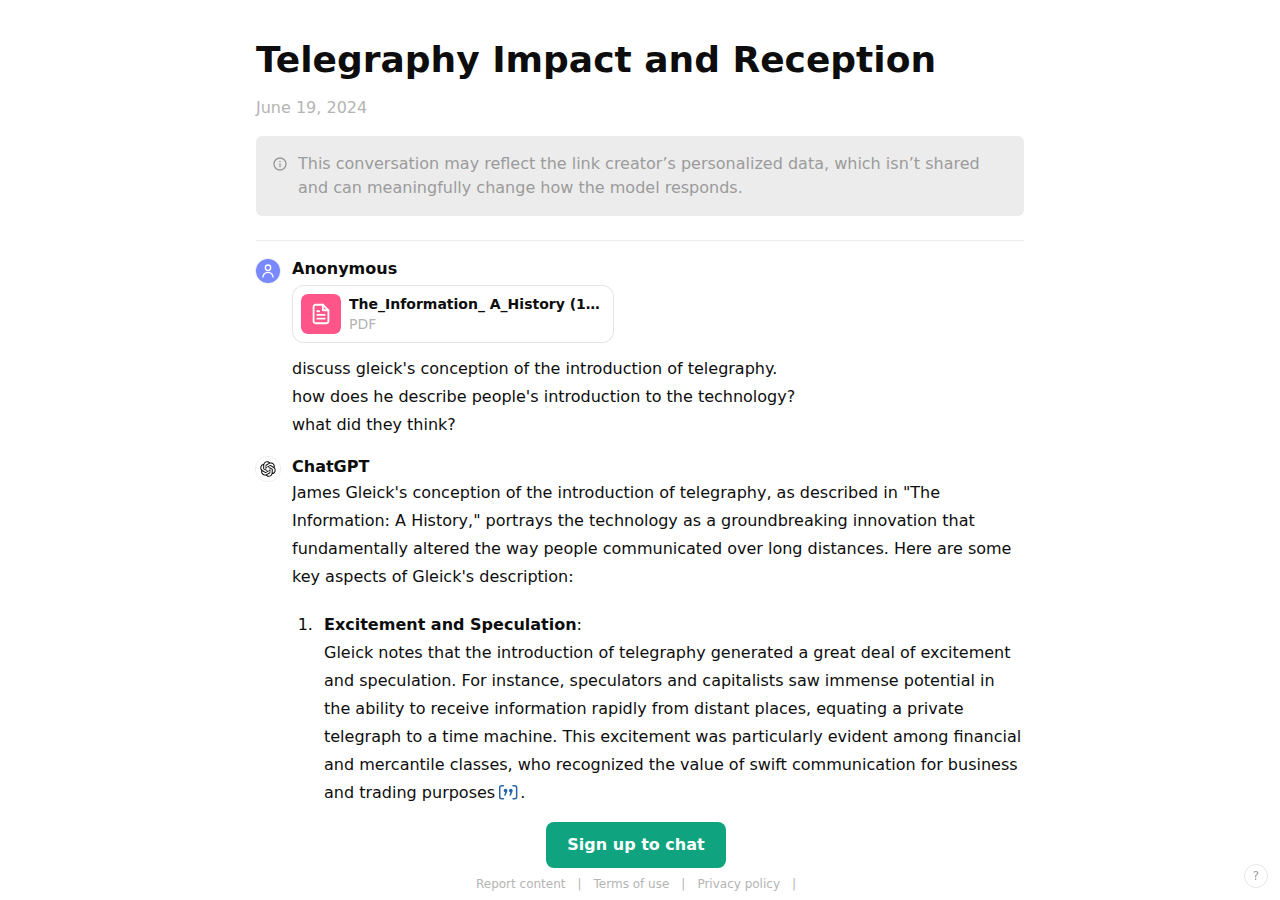
<file: WebScrapBook/data/20240619143734835/index.html>
<!DOCTYPE html><html data-build="prod-46ea37bd4f8c5f9e43abee683d4aa4321156bf08" style="color-scheme: light;" class="light" dir="ltr" data-scrapbook-source="https://chatgpt.com/share/3f5de59c-2974-484a-88d5-e6f2e2162eaf" data-scrapbook-create="20240619143734835" data-scrapbook-title="Telegraphy Impact and Reception" lang="en-US"><head><meta charset="UTF-8"><meta name="viewport" content="width=device-width, initial-scale=1"><meta property="og:site_name" content="ChatGPT"><meta name="robots" content="noindex,nofollow"><meta property="og:title" content="Telegraphy Impact and Reception"><meta property="og:description" content="Shared via ChatGPT"><meta property="og:image" content="https://cdn.oaistatic.com/_next/static/media/chatgpt-share-og.49cbbffe.png"><meta name="next-head-count" content="7"><link rel="stylesheet" href="9416406439c03f0b.css" data-n-g=""><link rel="stylesheet" href="b380f1ba07580460.css" data-n-p=""><noscript data-n-css=""></noscript><meta name="react-scroll-to-bottom:version" content="4.2.0"><title>Telegraphy Impact and Reception</title><script data-scrapbook-elem="custom-elements-loader">(function (names) { if (!customElements) { return; } for (const name of names) { customElements.define(name, class CustomElement extends HTMLElement {}); } })(["next-route-announcer"])</script></head><body class="antialiased"><div id="__next"><div class="relative z-0 flex h-full w-full overflow-hidden"><div class="relative flex h-full max-w-full flex-1 flex-col overflow-hidden"><main class="relative h-full w-full flex-1 overflow-auto transition-width"><div role="presentation" class="flex h-full flex-col focus-visible:outline-0"><div class="flex-1 overflow-hidden"><div class="h-full overflow-auto bg-token-main-surface-primary"><div class="flex flex-col text-sm pt-2 md:pb-9"><div class="mx-auto flex flex-1 gap-3 text-base juice:gap-4 juice:md:gap-5 juice:lg:gap-6 md:max-w-3xl lg:max-w-[40rem] xl:max-w-[48rem]"><div class="border-b border-gray-100 pb-4 pt-3 sm:mb-2 sm:pb-6 sm:pt-8"><h1 class="text-3xl font-semibold leading-tight text-token-text-primary sm:text-4xl">Telegraphy Impact and Reception</h1><div class="pt-3 text-base text-gray-400 sm:pt-4">June 19, 2024</div><div class="mt-4"><div class="mb-4 flex items-start justify-start gap-2.5 rounded-md bg-token-main-surface-tertiary p-4 text-token-text-secondary last:mb-0"><svg xmlns="http://www.w3.org/2000/svg" width="24" height="24" fill="none" viewBox="0 0 24 24" class="icon-sm mt-1 flex-shrink-0"><path fill="currentColor" d="M13 12a1 1 0 1 0-2 0v4a1 1 0 1 0 2 0zM12 9.5A1.25 1.25 0 1 0 12 7a1.25 1.25 0 0 0 0 2.5"></path><path fill="currentColor" fill-rule="evenodd" d="M12 2C6.477 2 2 6.477 2 12s4.477 10 10 10 10-4.477 10-10S17.523 2 12 2M4 12a8 8 0 1 1 16 0 8 8 0 0 1-16 0" clip-rule="evenodd"></path></svg>This conversation may reflect the link creator’s personalized data, which isn’t shared and can meaningfully change how the model responds.</div></div></div></div><div class="w-full text-token-text-primary" dir="auto" data-testid="conversation-turn-2" data-scroll-anchor="false"><div class="py-2 juice:py-[18px] px-3 text-base md:px-4 m-auto"><div class="mx-auto flex flex-1 gap-3 text-base juice:gap-4 juice:md:gap-5 juice:lg:gap-6 md:max-w-3xl lg:max-w-[40rem] xl:max-w-[48rem]"><div class="flex-shrink-0 flex flex-col relative items-end"><div><div class="pt-0.5 juice:pt-0"><div class="gizmo-bot-avatar flex h-6 w-6 items-center justify-center overflow-hidden rounded-full juice:h-8 juice:w-8"><div class="relative p-1 rounded-sm flex items-center justify-center bg-blue-300 text-white h-6 w-6"><svg xmlns="http://www.w3.org/2000/svg" width="24" height="24" fill="none" viewBox="0 0 24 24" class="icon-sm"><path fill="currentColor" fill-rule="evenodd" d="M12 4a3 3 0 1 0 0 6 3 3 0 0 0 0-6M7 7a5 5 0 1 1 10 0A5 5 0 0 1 7 7m5 8c-3.656 0-6.5 2.75-6.5 6a1 1 0 1 1-2 0c0-4.482 3.872-8 8.5-8s8.5 3.518 8.5 8a1 1 0 1 1-2 0c0-3.25-2.844-6-6.5-6" clip-rule="evenodd"></path></svg></div></div></div></div></div><div class="group/conversation-turn relative flex w-full min-w-0 flex-col"><div class="font-semibold select-none">Anonymous</div><div class="flex-col gap-1 md:gap-3"><div class="flex flex-grow flex-col max-w-full"><div data-message-author-role="user" data-message-id="7f3e6e59-f162-4934-a7ce-6fb830428522" dir="auto" class="min-h-[20px] text-message flex flex-col items-start whitespace-pre-wrap break-words [.text-message+&amp;]:mt-5 juice:w-full juice:items-end overflow-x-auto gap-3"><div class="flex gap-2 flex-wrap mt-1 max-w-[80%] juice:justify-end"><div class="group relative inline-block text-sm text-token-text-primary"><div class="relative overflow-hidden rounded-xl border border-token-border-light bg-token-main-surface-primary"><div class="p-2 w-80"><div class="flex flex-row items-center gap-2"><div class="relative h-10 w-10 shrink-0 overflow-hidden rounded-md"><svg xmlns="http://www.w3.org/2000/svg" viewBox="0 0 36 36" fill="none" class="h-10 w-10 flex-shrink-0" width="36" height="36"><rect width="36" height="36" rx="6" fill="#FF5588"></rect><path d="M19.6663 9.66663H12.9997C12.5576 9.66663 12.1337 9.84222 11.8212 10.1548C11.5086 10.4673 11.333 10.8913 11.333 11.3333V24.6666C11.333 25.1087 11.5086 25.5326 11.8212 25.8451C12.1337 26.1577 12.5576 26.3333 12.9997 26.3333H22.9997C23.4417 26.3333 23.8656 26.1577 24.1782 25.8451C24.4907 25.5326 24.6663 25.1087 24.6663 24.6666V14.6666L19.6663 9.66663Z" stroke="white" stroke-width="1.66667" stroke-linecap="round" stroke-linejoin="round"></path><path d="M19.667 9.66663V14.6666H24.667" stroke="white" stroke-width="1.66667" stroke-linecap="round" stroke-linejoin="round"></path><path d="M21.3337 18.8334H14.667" stroke="white" stroke-width="1.66667" stroke-linecap="round" stroke-linejoin="round"></path><path d="M21.3337 22.1666H14.667" stroke="white" stroke-width="1.66667" stroke-linecap="round" stroke-linejoin="round"></path><path d="M16.3337 15.5H15.5003H14.667" stroke="white" stroke-width="1.66667" stroke-linecap="round" stroke-linejoin="round"></path></svg></div><div class="overflow-hidden"><div class="truncate font-semibold">The_Information_ A_History (1).pdf</div><div class="truncate text-token-text-tertiary">PDF</div></div></div></div></div></div></div><div class="relative max-w-[70%]"><div class="markdown prose w-full break-words dark:prose-invert light"><p>discuss gleick's conception of the introduction of telegraphy. how does he describe people's introduction to the technology? what did they think?</p></div></div></div></div></div></div></div></div></div><div class="w-full text-token-text-primary" dir="auto" data-testid="conversation-turn-3" data-scroll-anchor="false"><div class="py-2 juice:py-[18px] px-3 text-base md:px-4 m-auto"><div class="mx-auto flex flex-1 gap-3 text-base juice:gap-4 juice:md:gap-5 juice:lg:gap-6 md:max-w-3xl lg:max-w-[40rem] xl:max-w-[48rem]"><div class="flex-shrink-0 flex flex-col relative items-end"><div><div class="pt-0.5 juice:pt-0"><div class="gizmo-bot-avatar flex h-6 w-6 items-center justify-center overflow-hidden rounded-full juice:h-8 juice:w-8"><div class="relative p-1 rounded-sm flex items-center justify-center bg-token-main-surface-primary text-token-text-primary h-6 w-6"><svg width="41" height="41" viewBox="0 0 41 41" fill="none" xmlns="http://www.w3.org/2000/svg" class="icon-sm" role="img"><text x="-9999" y="-9999">ChatGPT</text><path d="M37.5324 16.8707C37.9808 15.5241 38.1363 14.0974 37.9886 12.6859C37.8409 11.2744 37.3934 9.91076 36.676 8.68622C35.6126 6.83404 33.9882 5.3676 32.0373 4.4985C30.0864 3.62941 27.9098 3.40259 25.8215 3.85078C24.8796 2.7893 23.7219 1.94125 22.4257 1.36341C21.1295 0.785575 19.7249 0.491269 18.3058 0.500197C16.1708 0.495044 14.0893 1.16803 12.3614 2.42214C10.6335 3.67624 9.34853 5.44666 8.6917 7.47815C7.30085 7.76286 5.98686 8.3414 4.8377 9.17505C3.68854 10.0087 2.73073 11.0782 2.02839 12.312C0.956464 14.1591 0.498905 16.2988 0.721698 18.4228C0.944492 20.5467 1.83612 22.5449 3.268 24.1293C2.81966 25.4759 2.66413 26.9026 2.81182 28.3141C2.95951 29.7256 3.40701 31.0892 4.12437 32.3138C5.18791 34.1659 6.8123 35.6322 8.76321 36.5013C10.7141 37.3704 12.8907 37.5973 14.9789 37.1492C15.9208 38.2107 17.0786 39.0587 18.3747 39.6366C19.6709 40.2144 21.0755 40.5087 22.4946 40.4998C24.6307 40.5054 26.7133 39.8321 28.4418 38.5772C30.1704 37.3223 31.4556 35.5506 32.1119 33.5179C33.5027 33.2332 34.8167 32.6547 35.9659 31.821C37.115 30.9874 38.0728 29.9178 38.7752 28.684C39.8458 26.8371 40.3023 24.6979 40.0789 22.5748C39.8556 20.4517 38.9639 18.4544 37.5324 16.8707ZM22.4978 37.8849C20.7443 37.8874 19.0459 37.2733 17.6994 36.1501C17.7601 36.117 17.8666 36.0586 17.936 36.0161L25.9004 31.4156C26.1003 31.3019 26.2663 31.137 26.3813 30.9378C26.4964 30.7386 26.5563 30.5124 26.5549 30.2825V19.0542L29.9213 20.998C29.9389 21.0068 29.9541 21.0198 29.9656 21.0359C29.977 21.052 29.9842 21.0707 29.9867 21.0902V30.3889C29.9842 32.375 29.1946 34.2791 27.7909 35.6841C26.3872 37.0892 24.4838 37.8806 22.4978 37.8849ZM6.39227 31.0064C5.51397 29.4888 5.19742 27.7107 5.49804 25.9832C5.55718 26.0187 5.66048 26.0818 5.73461 26.1244L13.699 30.7248C13.8975 30.8408 14.1233 30.902 14.3532 30.902C14.583 30.902 14.8088 30.8408 15.0073 30.7248L24.731 25.1103V28.9979C24.7321 29.0177 24.7283 29.0376 24.7199 29.0556C24.7115 29.0736 24.6988 29.0893 24.6829 29.1012L16.6317 33.7497C14.9096 34.7416 12.8643 35.0097 10.9447 34.4954C9.02506 33.9811 7.38785 32.7263 6.39227 31.0064ZM4.29707 13.6194C5.17156 12.0998 6.55279 10.9364 8.19885 10.3327C8.19885 10.4013 8.19491 10.5228 8.19491 10.6071V19.808C8.19351 20.0378 8.25334 20.2638 8.36823 20.4629C8.48312 20.6619 8.64893 20.8267 8.84863 20.9404L18.5723 26.5542L15.206 28.4979C15.1894 28.5089 15.1703 28.5155 15.1505 28.5173C15.1307 28.5191 15.1107 28.516 15.0924 28.5082L7.04046 23.8557C5.32135 22.8601 4.06716 21.2235 3.55289 19.3046C3.03862 17.3858 3.30624 15.3413 4.29707 13.6194ZM31.955 20.0556L22.2312 14.4411L25.5976 12.4981C25.6142 12.4872 25.6333 12.4805 25.6531 12.4787C25.6729 12.4769 25.6928 12.4801 25.7111 12.4879L33.7631 17.1364C34.9967 17.849 36.0017 18.8982 36.6606 20.1613C37.3194 21.4244 37.6047 22.849 37.4832 24.2684C37.3617 25.6878 36.8382 27.0432 35.9743 28.1759C35.1103 29.3086 33.9415 30.1717 32.6047 30.6641C32.6047 30.5947 32.6047 30.4733 32.6047 30.3889V21.188C32.6066 20.9586 32.5474 20.7328 32.4332 20.5338C32.319 20.3348 32.154 20.1698 31.955 20.0556ZM35.3055 15.0128C35.2464 14.9765 35.1431 14.9142 35.069 14.8717L27.1045 10.2712C26.906 10.1554 26.6803 10.0943 26.4504 10.0943C26.2206 10.0943 25.9948 10.1554 25.7963 10.2712L16.0726 15.8858V11.9982C16.0715 11.9783 16.0753 11.9585 16.0837 11.9405C16.0921 11.9225 16.1048 11.9068 16.1207 11.8949L24.1719 7.25025C25.4053 6.53903 26.8158 6.19376 28.2383 6.25482C29.6608 6.31589 31.0364 6.78077 32.2044 7.59508C33.3723 8.40939 34.2842 9.53945 34.8334 10.8531C35.3826 12.1667 35.5464 13.6095 35.3055 15.0128ZM14.2424 21.9419L10.8752 19.9981C10.8576 19.9893 10.8423 19.9763 10.8309 19.9602C10.8195 19.9441 10.8122 19.9254 10.8098 19.9058V10.6071C10.8107 9.18295 11.2173 7.78848 11.9819 6.58696C12.7466 5.38544 13.8377 4.42659 15.1275 3.82264C16.4173 3.21869 17.8524 2.99464 19.2649 3.1767C20.6775 3.35876 22.0089 3.93941 23.1034 4.85067C23.0427 4.88379 22.937 4.94215 22.8668 4.98473L14.9024 9.58517C14.7025 9.69878 14.5366 9.86356 14.4215 10.0626C14.3065 10.2616 14.2466 10.4877 14.2479 10.7175L14.2424 21.9419ZM16.071 17.9991L20.4018 15.4978L24.7325 17.9975V22.9985L20.4018 25.4983L16.071 22.9985V17.9991Z" fill="currentColor"></path></svg></div></div></div></div></div><div class="group/conversation-turn relative flex w-full min-w-0 flex-col agent-turn"><div class="font-semibold select-none">ChatGPT</div><div class="flex-col gap-1 md:gap-3"><div class="flex flex-grow flex-col max-w-full"><p class="juice:first:mt-0 my-1.5 juice:h-8 flex items-center ltr:mr-auto rtl:ml-auto empty:hidden text-token-text-secondary"></p><div data-message-author-role="assistant" data-message-id="5e2139f0-4a9f-4d3f-a4c3-0182731eddaa" dir="auto" class="min-h-[20px] text-message flex flex-col items-start whitespace-pre-wrap break-words [.text-message+&amp;]:mt-5 juice:w-full juice:items-end overflow-x-auto gap-3"><div class="markdown prose w-full break-words dark:prose-invert light"><p>James Gleick's conception of the introduction of telegraphy, as described in "The Information: A History," portrays the technology as a groundbreaking innovation that fundamentally altered the way people communicated over long distances. Here are some key aspects of Gleick's description:</p><ol><li><p><strong>Excitement and Speculation</strong>:
Gleick notes that the introduction of telegraphy generated a great deal of excitement and speculation. For instance, speculators and capitalists saw immense potential in the ability to receive information rapidly from distant places, equating a private telegraph to a time machine. This excitement was particularly evident among financial and mercantile classes, who recognized the value of swift communication for business and trading purposes​<span class="" data-state="closed"><button class="px-0.5 text-green-600"><svg xmlns="http://www.w3.org/2000/svg" viewBox="0 0 19 15" fill="none" class="-mt-0.5 ml-0.5 inline-block text-token-link hover:text-token-link-hover" width="19" height="15"><path d="M4.42 0.75H2.8625H2.75C1.64543 0.75 0.75 1.64543 0.75 2.75V11.65C0.75 12.7546 1.64543 13.65 2.75 13.65H2.8625C2.8625 13.65 2.8625 13.65 2.8625 13.65C2.8625 13.65 4.00751 13.65 4.42 13.65M13.98 13.65H15.5375H15.65C16.7546 13.65 17.65 12.7546 17.65 11.65V2.75C17.65 1.64543 16.7546 0.75 15.65 0.75H15.5375H13.98" stroke="currentColor" stroke-width="1.5" stroke-linecap="round" stroke-linejoin="round"></path><path fill-rule="evenodd" clip-rule="evenodd" d="M6.16045 7.41534C5.32257 7.228 4.69638 6.47988 4.69638 5.58551C4.69638 4.54998 5.53584 3.71051 6.57136 3.71051C7.60689 3.71051 8.44635 4.54998 8.44635 5.58551C8.44635 5.8965 8.37064 6.1898 8.23664 6.448C8.22998 6.48984 8.21889 6.53136 8.20311 6.57208L6.77017 10.2702C6.63182 10.6272 6.18568 10.7873 5.7737 10.6276C5.36172 10.468 5.13991 10.0491 5.27826 9.69206L6.16045 7.41534ZM11.4177 7.41534C10.5798 7.228 9.95362 6.47988 9.95362 5.58551C9.95362 4.54998 10.7931 3.71051 11.8286 3.71051C12.8641 3.71051 13.7036 4.54998 13.7036 5.58551C13.7036 5.8965 13.6279 6.1898 13.4939 6.448C13.4872 6.48984 13.4761 6.53136 13.4604 6.57208L12.0274 10.2702C11.8891 10.6272 11.4429 10.7873 11.0309 10.6276C10.619 10.468 10.3971 10.0491 10.5355 9.69206L11.4177 7.41534Z" fill="currentColor"></path></svg></button></span>​.</p></li><li><p><strong>Public Understanding and Misunderstanding</strong>:
The public's initial understanding of telegraphy was often confused, leading to various anecdotes that highlighted the novelty and strangeness of the technology. People had to adjust their mental models to understand that a telegraph message was not a physical object but an electrical signal transmitted over wires. This adjustment was not straightforward, as evidenced by stories such as a woman attempting to send sauerkraut via telegraph and a man misunderstanding how his written message was transmitted​<span class="" data-state="closed"><button class="px-0.5 text-green-600"><svg xmlns="http://www.w3.org/2000/svg" viewBox="0 0 19 15" fill="none" class="-mt-0.5 ml-0.5 inline-block text-token-link hover:text-token-link-hover" width="19" height="15"><path d="M4.42 0.75H2.8625H2.75C1.64543 0.75 0.75 1.64543 0.75 2.75V11.65C0.75 12.7546 1.64543 13.65 2.75 13.65H2.8625C2.8625 13.65 2.8625 13.65 2.8625 13.65C2.8625 13.65 4.00751 13.65 4.42 13.65M13.98 13.65H15.5375H15.65C16.7546 13.65 17.65 12.7546 17.65 11.65V2.75C17.65 1.64543 16.7546 0.75 15.65 0.75H15.5375H13.98" stroke="currentColor" stroke-width="1.5" stroke-linecap="round" stroke-linejoin="round"></path><path fill-rule="evenodd" clip-rule="evenodd" d="M6.16045 7.41534C5.32257 7.228 4.69638 6.47988 4.69638 5.58551C4.69638 4.54998 5.53584 3.71051 6.57136 3.71051C7.60689 3.71051 8.44635 4.54998 8.44635 5.58551C8.44635 5.8965 8.37064 6.1898 8.23664 6.448C8.22998 6.48984 8.21889 6.53136 8.20311 6.57208L6.77017 10.2702C6.63182 10.6272 6.18568 10.7873 5.7737 10.6276C5.36172 10.468 5.13991 10.0491 5.27826 9.69206L6.16045 7.41534ZM11.4177 7.41534C10.5798 7.228 9.95362 6.47988 9.95362 5.58551C9.95362 4.54998 10.7931 3.71051 11.8286 3.71051C12.8641 3.71051 13.7036 4.54998 13.7036 5.58551C13.7036 5.8965 13.6279 6.1898 13.4939 6.448C13.4872 6.48984 13.4761 6.53136 13.4604 6.57208L12.0274 10.2702C11.8891 10.6272 11.4429 10.7873 11.0309 10.6276C10.619 10.468 10.3971 10.0491 10.5355 9.69206L11.4177 7.41534Z" fill="currentColor"></path></svg></button></span>​.</p></li><li><p><strong>Technological Advancements and Challenges</strong>:
Gleick details the technological components and challenges faced by early telegraphy inventors. They worked with basic materials such as wires, magnetic needles, and batteries, without the benefit of lights or motors. Despite these limitations, they aimed to create a system that could transmit the letters of the alphabet, ultimately developing the means to convey complex communications. This required significant innovation and competition among inventors in different parts of the world​<span class="" data-state="closed"><button class="px-0.5 text-green-600"><svg xmlns="http://www.w3.org/2000/svg" viewBox="0 0 19 15" fill="none" class="-mt-0.5 ml-0.5 inline-block text-token-link hover:text-token-link-hover" width="19" height="15"><path d="M4.42 0.75H2.8625H2.75C1.64543 0.75 0.75 1.64543 0.75 2.75V11.65C0.75 12.7546 1.64543 13.65 2.75 13.65H2.8625C2.8625 13.65 2.8625 13.65 2.8625 13.65C2.8625 13.65 4.00751 13.65 4.42 13.65M13.98 13.65H15.5375H15.65C16.7546 13.65 17.65 12.7546 17.65 11.65V2.75C17.65 1.64543 16.7546 0.75 15.65 0.75H15.5375H13.98" stroke="currentColor" stroke-width="1.5" stroke-linecap="round" stroke-linejoin="round"></path><path fill-rule="evenodd" clip-rule="evenodd" d="M6.16045 7.41534C5.32257 7.228 4.69638 6.47988 4.69638 5.58551C4.69638 4.54998 5.53584 3.71051 6.57136 3.71051C7.60689 3.71051 8.44635 4.54998 8.44635 5.58551C8.44635 5.8965 8.37064 6.1898 8.23664 6.448C8.22998 6.48984 8.21889 6.53136 8.20311 6.57208L6.77017 10.2702C6.63182 10.6272 6.18568 10.7873 5.7737 10.6276C5.36172 10.468 5.13991 10.0491 5.27826 9.69206L6.16045 7.41534ZM11.4177 7.41534C10.5798 7.228 9.95362 6.47988 9.95362 5.58551C9.95362 4.54998 10.7931 3.71051 11.8286 3.71051C12.8641 3.71051 13.7036 4.54998 13.7036 5.58551C13.7036 5.8965 13.6279 6.1898 13.4939 6.448C13.4872 6.48984 13.4761 6.53136 13.4604 6.57208L12.0274 10.2702C11.8891 10.6272 11.4429 10.7873 11.0309 10.6276C10.619 10.468 10.3971 10.0491 10.5355 9.69206L11.4177 7.41534Z" fill="currentColor"></path></svg></button></span>​.</p></li><li><p><strong>Impact on Society and Communication</strong>:
The telegraph revolutionized communication by drastically reducing the time it took to send messages over long distances. This had profound implications for various sectors, including government, military, newspapers, and businesses. The technology not only changed how information was transmitted but also transformed societal expectations about the speed and accessibility of communication​<span class="" data-state="closed"><button class="px-0.5 text-green-600"><svg xmlns="http://www.w3.org/2000/svg" viewBox="0 0 19 15" fill="none" class="-mt-0.5 ml-0.5 inline-block text-token-link hover:text-token-link-hover" width="19" height="15"><path d="M4.42 0.75H2.8625H2.75C1.64543 0.75 0.75 1.64543 0.75 2.75V11.65C0.75 12.7546 1.64543 13.65 2.75 13.65H2.8625C2.8625 13.65 2.8625 13.65 2.8625 13.65C2.8625 13.65 4.00751 13.65 4.42 13.65M13.98 13.65H15.5375H15.65C16.7546 13.65 17.65 12.7546 17.65 11.65V2.75C17.65 1.64543 16.7546 0.75 15.65 0.75H15.5375H13.98" stroke="currentColor" stroke-width="1.5" stroke-linecap="round" stroke-linejoin="round"></path><path fill-rule="evenodd" clip-rule="evenodd" d="M6.16045 7.41534C5.32257 7.228 4.69638 6.47988 4.69638 5.58551C4.69638 4.54998 5.53584 3.71051 6.57136 3.71051C7.60689 3.71051 8.44635 4.54998 8.44635 5.58551C8.44635 5.8965 8.37064 6.1898 8.23664 6.448C8.22998 6.48984 8.21889 6.53136 8.20311 6.57208L6.77017 10.2702C6.63182 10.6272 6.18568 10.7873 5.7737 10.6276C5.36172 10.468 5.13991 10.0491 5.27826 9.69206L6.16045 7.41534ZM11.4177 7.41534C10.5798 7.228 9.95362 6.47988 9.95362 5.58551C9.95362 4.54998 10.7931 3.71051 11.8286 3.71051C12.8641 3.71051 13.7036 4.54998 13.7036 5.58551C13.7036 5.8965 13.6279 6.1898 13.4939 6.448C13.4872 6.48984 13.4761 6.53136 13.4604 6.57208L12.0274 10.2702C11.8891 10.6272 11.4429 10.7873 11.0309 10.6276C10.619 10.468 10.3971 10.0491 10.5355 9.69206L11.4177 7.41534Z" fill="currentColor"></path></svg></button></span>​.</p></li><li><p><strong>Physical and Conceptual Changes</strong>:
The landscape of cities and towns changed with the installation of telegraph wires, which became a common sight and a symbol of the new era of communication. Additionally, there was a need for a conceptual shift in how people thought about messages and communication, moving away from physical letters to understanding the abstract nature of electrical signals and their transmission​<span class="" data-state="closed"><button class="px-0.5 text-green-600"><svg xmlns="http://www.w3.org/2000/svg" viewBox="0 0 19 15" fill="none" class="-mt-0.5 ml-0.5 inline-block text-token-link hover:text-token-link-hover" width="19" height="15"><path d="M4.42 0.75H2.8625H2.75C1.64543 0.75 0.75 1.64543 0.75 2.75V11.65C0.75 12.7546 1.64543 13.65 2.75 13.65H2.8625C2.8625 13.65 2.8625 13.65 2.8625 13.65C2.8625 13.65 4.00751 13.65 4.42 13.65M13.98 13.65H15.5375H15.65C16.7546 13.65 17.65 12.7546 17.65 11.65V2.75C17.65 1.64543 16.7546 0.75 15.65 0.75H15.5375H13.98" stroke="currentColor" stroke-width="1.5" stroke-linecap="round" stroke-linejoin="round"></path><path fill-rule="evenodd" clip-rule="evenodd" d="M6.16045 7.41534C5.32257 7.228 4.69638 6.47988 4.69638 5.58551C4.69638 4.54998 5.53584 3.71051 6.57136 3.71051C7.60689 3.71051 8.44635 4.54998 8.44635 5.58551C8.44635 5.8965 8.37064 6.1898 8.23664 6.448C8.22998 6.48984 8.21889 6.53136 8.20311 6.57208L6.77017 10.2702C6.63182 10.6272 6.18568 10.7873 5.7737 10.6276C5.36172 10.468 5.13991 10.0491 5.27826 9.69206L6.16045 7.41534ZM11.4177 7.41534C10.5798 7.228 9.95362 6.47988 9.95362 5.58551C9.95362 4.54998 10.7931 3.71051 11.8286 3.71051C12.8641 3.71051 13.7036 4.54998 13.7036 5.58551C13.7036 5.8965 13.6279 6.1898 13.4939 6.448C13.4872 6.48984 13.4761 6.53136 13.4604 6.57208L12.0274 10.2702C11.8891 10.6272 11.4429 10.7873 11.0309 10.6276C10.619 10.468 10.3971 10.0491 10.5355 9.69206L11.4177 7.41534Z" fill="currentColor"></path></svg></button></span>​.</p></li></ol><p>Overall, Gleick's narrative illustrates the telegraph's transformative impact on society and the various reactions—from excitement and enthusiasm to confusion and misunderstanding—of those who first encountered this new technology.</p></div></div></div></div></div></div></div></div><div class="w-full text-token-text-primary" dir="auto" data-testid="conversation-turn-4" data-scroll-anchor="false"><div class="py-2 juice:py-[18px] px-3 text-base md:px-4 m-auto"><div class="mx-auto flex flex-1 gap-3 text-base juice:gap-4 juice:md:gap-5 juice:lg:gap-6 md:max-w-3xl lg:max-w-[40rem] xl:max-w-[48rem]"><div class="flex-shrink-0 flex flex-col relative items-end"><div><div class="pt-0.5 juice:pt-0"><div class="gizmo-bot-avatar flex h-6 w-6 items-center justify-center overflow-hidden rounded-full juice:h-8 juice:w-8"><div class="relative p-1 rounded-sm flex items-center justify-center bg-blue-300 text-white h-6 w-6"><svg xmlns="http://www.w3.org/2000/svg" width="24" height="24" fill="none" viewBox="0 0 24 24" class="icon-sm"><path fill="currentColor" fill-rule="evenodd" d="M12 4a3 3 0 1 0 0 6 3 3 0 0 0 0-6M7 7a5 5 0 1 1 10 0A5 5 0 0 1 7 7m5 8c-3.656 0-6.5 2.75-6.5 6a1 1 0 1 1-2 0c0-4.482 3.872-8 8.5-8s8.5 3.518 8.5 8a1 1 0 1 1-2 0c0-3.25-2.844-6-6.5-6" clip-rule="evenodd"></path></svg></div></div></div></div></div><div class="group/conversation-turn relative flex w-full min-w-0 flex-col"><div class="font-semibold select-none">Anonymous</div><div class="flex-col gap-1 md:gap-3"><div class="flex flex-grow flex-col max-w-full"><div data-message-author-role="user" data-message-id="3a28e701-b807-469e-b6e1-7fbaa7972ea6" dir="auto" class="min-h-[20px] text-message flex flex-col items-start whitespace-pre-wrap break-words [.text-message+&amp;]:mt-5 juice:w-full juice:items-end overflow-x-auto gap-3"><div class="relative max-w-[70%]"><div class="markdown prose w-full break-words dark:prose-invert light"><p>pleasePlease continue</p></div></div></div></div></div></div></div></div></div><div class="w-full text-token-text-primary" dir="auto" data-testid="conversation-turn-5" data-scroll-anchor="false"><div class="py-2 juice:py-[18px] px-3 text-base md:px-4 m-auto"><div class="mx-auto flex flex-1 gap-3 text-base juice:gap-4 juice:md:gap-5 juice:lg:gap-6 md:max-w-3xl lg:max-w-[40rem] xl:max-w-[48rem]"><div class="flex-shrink-0 flex flex-col relative items-end"><div><div class="pt-0.5 juice:pt-0"><div class="gizmo-bot-avatar flex h-6 w-6 items-center justify-center overflow-hidden rounded-full juice:h-8 juice:w-8"><div class="relative p-1 rounded-sm flex items-center justify-center bg-token-main-surface-primary text-token-text-primary h-6 w-6"><svg width="41" height="41" viewBox="0 0 41 41" fill="none" xmlns="http://www.w3.org/2000/svg" class="icon-sm" role="img"><text x="-9999" y="-9999">ChatGPT</text><path d="M37.5324 16.8707C37.9808 15.5241 38.1363 14.0974 37.9886 12.6859C37.8409 11.2744 37.3934 9.91076 36.676 8.68622C35.6126 6.83404 33.9882 5.3676 32.0373 4.4985C30.0864 3.62941 27.9098 3.40259 25.8215 3.85078C24.8796 2.7893 23.7219 1.94125 22.4257 1.36341C21.1295 0.785575 19.7249 0.491269 18.3058 0.500197C16.1708 0.495044 14.0893 1.16803 12.3614 2.42214C10.6335 3.67624 9.34853 5.44666 8.6917 7.47815C7.30085 7.76286 5.98686 8.3414 4.8377 9.17505C3.68854 10.0087 2.73073 11.0782 2.02839 12.312C0.956464 14.1591 0.498905 16.2988 0.721698 18.4228C0.944492 20.5467 1.83612 22.5449 3.268 24.1293C2.81966 25.4759 2.66413 26.9026 2.81182 28.3141C2.95951 29.7256 3.40701 31.0892 4.12437 32.3138C5.18791 34.1659 6.8123 35.6322 8.76321 36.5013C10.7141 37.3704 12.8907 37.5973 14.9789 37.1492C15.9208 38.2107 17.0786 39.0587 18.3747 39.6366C19.6709 40.2144 21.0755 40.5087 22.4946 40.4998C24.6307 40.5054 26.7133 39.8321 28.4418 38.5772C30.1704 37.3223 31.4556 35.5506 32.1119 33.5179C33.5027 33.2332 34.8167 32.6547 35.9659 31.821C37.115 30.9874 38.0728 29.9178 38.7752 28.684C39.8458 26.8371 40.3023 24.6979 40.0789 22.5748C39.8556 20.4517 38.9639 18.4544 37.5324 16.8707ZM22.4978 37.8849C20.7443 37.8874 19.0459 37.2733 17.6994 36.1501C17.7601 36.117 17.8666 36.0586 17.936 36.0161L25.9004 31.4156C26.1003 31.3019 26.2663 31.137 26.3813 30.9378C26.4964 30.7386 26.5563 30.5124 26.5549 30.2825V19.0542L29.9213 20.998C29.9389 21.0068 29.9541 21.0198 29.9656 21.0359C29.977 21.052 29.9842 21.0707 29.9867 21.0902V30.3889C29.9842 32.375 29.1946 34.2791 27.7909 35.6841C26.3872 37.0892 24.4838 37.8806 22.4978 37.8849ZM6.39227 31.0064C5.51397 29.4888 5.19742 27.7107 5.49804 25.9832C5.55718 26.0187 5.66048 26.0818 5.73461 26.1244L13.699 30.7248C13.8975 30.8408 14.1233 30.902 14.3532 30.902C14.583 30.902 14.8088 30.8408 15.0073 30.7248L24.731 25.1103V28.9979C24.7321 29.0177 24.7283 29.0376 24.7199 29.0556C24.7115 29.0736 24.6988 29.0893 24.6829 29.1012L16.6317 33.7497C14.9096 34.7416 12.8643 35.0097 10.9447 34.4954C9.02506 33.9811 7.38785 32.7263 6.39227 31.0064ZM4.29707 13.6194C5.17156 12.0998 6.55279 10.9364 8.19885 10.3327C8.19885 10.4013 8.19491 10.5228 8.19491 10.6071V19.808C8.19351 20.0378 8.25334 20.2638 8.36823 20.4629C8.48312 20.6619 8.64893 20.8267 8.84863 20.9404L18.5723 26.5542L15.206 28.4979C15.1894 28.5089 15.1703 28.5155 15.1505 28.5173C15.1307 28.5191 15.1107 28.516 15.0924 28.5082L7.04046 23.8557C5.32135 22.8601 4.06716 21.2235 3.55289 19.3046C3.03862 17.3858 3.30624 15.3413 4.29707 13.6194ZM31.955 20.0556L22.2312 14.4411L25.5976 12.4981C25.6142 12.4872 25.6333 12.4805 25.6531 12.4787C25.6729 12.4769 25.6928 12.4801 25.7111 12.4879L33.7631 17.1364C34.9967 17.849 36.0017 18.8982 36.6606 20.1613C37.3194 21.4244 37.6047 22.849 37.4832 24.2684C37.3617 25.6878 36.8382 27.0432 35.9743 28.1759C35.1103 29.3086 33.9415 30.1717 32.6047 30.6641C32.6047 30.5947 32.6047 30.4733 32.6047 30.3889V21.188C32.6066 20.9586 32.5474 20.7328 32.4332 20.5338C32.319 20.3348 32.154 20.1698 31.955 20.0556ZM35.3055 15.0128C35.2464 14.9765 35.1431 14.9142 35.069 14.8717L27.1045 10.2712C26.906 10.1554 26.6803 10.0943 26.4504 10.0943C26.2206 10.0943 25.9948 10.1554 25.7963 10.2712L16.0726 15.8858V11.9982C16.0715 11.9783 16.0753 11.9585 16.0837 11.9405C16.0921 11.9225 16.1048 11.9068 16.1207 11.8949L24.1719 7.25025C25.4053 6.53903 26.8158 6.19376 28.2383 6.25482C29.6608 6.31589 31.0364 6.78077 32.2044 7.59508C33.3723 8.40939 34.2842 9.53945 34.8334 10.8531C35.3826 12.1667 35.5464 13.6095 35.3055 15.0128ZM14.2424 21.9419L10.8752 19.9981C10.8576 19.9893 10.8423 19.9763 10.8309 19.9602C10.8195 19.9441 10.8122 19.9254 10.8098 19.9058V10.6071C10.8107 9.18295 11.2173 7.78848 11.9819 6.58696C12.7466 5.38544 13.8377 4.42659 15.1275 3.82264C16.4173 3.21869 17.8524 2.99464 19.2649 3.1767C20.6775 3.35876 22.0089 3.93941 23.1034 4.85067C23.0427 4.88379 22.937 4.94215 22.8668 4.98473L14.9024 9.58517C14.7025 9.69878 14.5366 9.86356 14.4215 10.0626C14.3065 10.2616 14.2466 10.4877 14.2479 10.7175L14.2424 21.9419ZM16.071 17.9991L20.4018 15.4978L24.7325 17.9975V22.9985L20.4018 25.4983L16.071 22.9985V17.9991Z" fill="currentColor"></path></svg></div></div></div></div></div><div class="group/conversation-turn relative flex w-full min-w-0 flex-col agent-turn"><div class="font-semibold select-none">ChatGPT</div><div class="flex-col gap-1 md:gap-3"><div class="flex flex-grow flex-col max-w-full"><p class="juice:first:mt-0 my-1.5 juice:h-8 flex items-center ltr:mr-auto rtl:ml-auto empty:hidden text-token-text-secondary"></p><div data-message-author-role="assistant" data-message-id="66401835-47e3-47d4-b5d7-93d873885d40" dir="auto" class="min-h-[20px] text-message flex flex-col items-start whitespace-pre-wrap break-words [.text-message+&amp;]:mt-5 juice:w-full juice:items-end overflow-x-auto gap-3"><div class="markdown prose w-full break-words dark:prose-invert light"><p>Continuing with Gleick's conception of the introduction of telegraphy and how people reacted to it, the document outlines various perspectives and impacts:</p><ol><li><p><strong>Perception of Newspapers</strong>:
There was a concern that the telegraph would render newspapers obsolete. An American journalist predicted that newspapers, previously the rapid carriers of intelligence, would become redundant as the telegraph would preempt their news, relegating them to local items or abstract speculations. However, despite this concern, newspapers became enthusiastic patrons of the telegraph, recognizing that telegraphic dispatches seemed more urgent and thrilling. Newspapers quickly adapted, integrating telegraph reports and creating a symbiotic relationship with the new technology​<span class="" data-state="closed"><button class="px-0.5 text-green-600"><svg xmlns="http://www.w3.org/2000/svg" viewBox="0 0 19 15" fill="none" class="-mt-0.5 ml-0.5 inline-block text-token-link hover:text-token-link-hover" width="19" height="15"><path d="M4.42 0.75H2.8625H2.75C1.64543 0.75 0.75 1.64543 0.75 2.75V11.65C0.75 12.7546 1.64543 13.65 2.75 13.65H2.8625C2.8625 13.65 2.8625 13.65 2.8625 13.65C2.8625 13.65 4.00751 13.65 4.42 13.65M13.98 13.65H15.5375H15.65C16.7546 13.65 17.65 12.7546 17.65 11.65V2.75C17.65 1.64543 16.7546 0.75 15.65 0.75H15.5375H13.98" stroke="currentColor" stroke-width="1.5" stroke-linecap="round" stroke-linejoin="round"></path><path fill-rule="evenodd" clip-rule="evenodd" d="M6.16045 7.41534C5.32257 7.228 4.69638 6.47988 4.69638 5.58551C4.69638 4.54998 5.53584 3.71051 6.57136 3.71051C7.60689 3.71051 8.44635 4.54998 8.44635 5.58551C8.44635 5.8965 8.37064 6.1898 8.23664 6.448C8.22998 6.48984 8.21889 6.53136 8.20311 6.57208L6.77017 10.2702C6.63182 10.6272 6.18568 10.7873 5.7737 10.6276C5.36172 10.468 5.13991 10.0491 5.27826 9.69206L6.16045 7.41534ZM11.4177 7.41534C10.5798 7.228 9.95362 6.47988 9.95362 5.58551C9.95362 4.54998 10.7931 3.71051 11.8286 3.71051C12.8641 3.71051 13.7036 4.54998 13.7036 5.58551C13.7036 5.8965 13.6279 6.1898 13.4939 6.448C13.4872 6.48984 13.4761 6.53136 13.4604 6.57208L12.0274 10.2702C11.8891 10.6272 11.4429 10.7873 11.0309 10.6276C10.619 10.468 10.3971 10.0491 10.5355 9.69206L11.4177 7.41534Z" fill="currentColor"></path></svg></button></span>​.</p></li><li><p><strong>Conceptual Adjustments</strong>:
The introduction of the telegraph required significant mental adjustments from the public. People had to understand that messages were no longer physical objects but electrical signals transmitted over wires. Anecdotes highlighted this confusion, such as the woman trying to send sauerkraut via telegraph or the man who believed his message hadn't been sent because he could still see the physical paper in the office​<span class="" data-state="closed"><button class="px-0.5 text-green-600"><svg xmlns="http://www.w3.org/2000/svg" viewBox="0 0 19 15" fill="none" class="-mt-0.5 ml-0.5 inline-block text-token-link hover:text-token-link-hover" width="19" height="15"><path d="M4.42 0.75H2.8625H2.75C1.64543 0.75 0.75 1.64543 0.75 2.75V11.65C0.75 12.7546 1.64543 13.65 2.75 13.65H2.8625C2.8625 13.65 2.8625 13.65 2.8625 13.65C2.8625 13.65 4.00751 13.65 4.42 13.65M13.98 13.65H15.5375H15.65C16.7546 13.65 17.65 12.7546 17.65 11.65V2.75C17.65 1.64543 16.7546 0.75 15.65 0.75H15.5375H13.98" stroke="currentColor" stroke-width="1.5" stroke-linecap="round" stroke-linejoin="round"></path><path fill-rule="evenodd" clip-rule="evenodd" d="M6.16045 7.41534C5.32257 7.228 4.69638 6.47988 4.69638 5.58551C4.69638 4.54998 5.53584 3.71051 6.57136 3.71051C7.60689 3.71051 8.44635 4.54998 8.44635 5.58551C8.44635 5.8965 8.37064 6.1898 8.23664 6.448C8.22998 6.48984 8.21889 6.53136 8.20311 6.57208L6.77017 10.2702C6.63182 10.6272 6.18568 10.7873 5.7737 10.6276C5.36172 10.468 5.13991 10.0491 5.27826 9.69206L6.16045 7.41534ZM11.4177 7.41534C10.5798 7.228 9.95362 6.47988 9.95362 5.58551C9.95362 4.54998 10.7931 3.71051 11.8286 3.71051C12.8641 3.71051 13.7036 4.54998 13.7036 5.58551C13.7036 5.8965 13.6279 6.1898 13.4939 6.448C13.4872 6.48984 13.4761 6.53136 13.4604 6.57208L12.0274 10.2702C11.8891 10.6272 11.4429 10.7873 11.0309 10.6276C10.619 10.468 10.3971 10.0491 10.5355 9.69206L11.4177 7.41534Z" fill="currentColor"></path></svg></button></span>​.</p></li><li><p><strong>Trust and Security Concerns</strong>:
There were concerns about the security and privacy of telegraphic communications. Unlike handwritten letters sealed with wax, telegraph messages seemed public and insecure because operators could read the transmitted words. This led to the development of secret alphabets and codes to maintain confidentiality, an early form of encryption to ensure that messages remained private despite passing through the hands of telegraph operators​<span class="" data-state="closed"><button class="px-0.5 text-green-600"><svg xmlns="http://www.w3.org/2000/svg" viewBox="0 0 19 15" fill="none" class="-mt-0.5 ml-0.5 inline-block text-token-link hover:text-token-link-hover" width="19" height="15"><path d="M4.42 0.75H2.8625H2.75C1.64543 0.75 0.75 1.64543 0.75 2.75V11.65C0.75 12.7546 1.64543 13.65 2.75 13.65H2.8625C2.8625 13.65 2.8625 13.65 2.8625 13.65C2.8625 13.65 4.00751 13.65 4.42 13.65M13.98 13.65H15.5375H15.65C16.7546 13.65 17.65 12.7546 17.65 11.65V2.75C17.65 1.64543 16.7546 0.75 15.65 0.75H15.5375H13.98" stroke="currentColor" stroke-width="1.5" stroke-linecap="round" stroke-linejoin="round"></path><path fill-rule="evenodd" clip-rule="evenodd" d="M6.16045 7.41534C5.32257 7.228 4.69638 6.47988 4.69638 5.58551C4.69638 4.54998 5.53584 3.71051 6.57136 3.71051C7.60689 3.71051 8.44635 4.54998 8.44635 5.58551C8.44635 5.8965 8.37064 6.1898 8.23664 6.448C8.22998 6.48984 8.21889 6.53136 8.20311 6.57208L6.77017 10.2702C6.63182 10.6272 6.18568 10.7873 5.7737 10.6276C5.36172 10.468 5.13991 10.0491 5.27826 9.69206L6.16045 7.41534ZM11.4177 7.41534C10.5798 7.228 9.95362 6.47988 9.95362 5.58551C9.95362 4.54998 10.7931 3.71051 11.8286 3.71051C12.8641 3.71051 13.7036 4.54998 13.7036 5.58551C13.7036 5.8965 13.6279 6.1898 13.4939 6.448C13.4872 6.48984 13.4761 6.53136 13.4604 6.57208L12.0274 10.2702C11.8891 10.6272 11.4429 10.7873 11.0309 10.6276C10.619 10.468 10.3971 10.0491 10.5355 9.69206L11.4177 7.41534Z" fill="currentColor"></path></svg></button></span>​.</p></li><li><p><strong>Symbiotic Relationship with Newspapers</strong>:
Newspapers and the telegraph developed a mutually beneficial relationship. The telegraph provided rapid news transmission, which newspapers eagerly adopted, despite the initial high costs. This partnership amplified the telegraph's importance, as newspapers used it extensively for reporting, especially during significant events like the Crimean War​<span class="" data-state="closed"><button class="px-0.5 text-green-600"><svg xmlns="http://www.w3.org/2000/svg" viewBox="0 0 19 15" fill="none" class="-mt-0.5 ml-0.5 inline-block text-token-link hover:text-token-link-hover" width="19" height="15"><path d="M4.42 0.75H2.8625H2.75C1.64543 0.75 0.75 1.64543 0.75 2.75V11.65C0.75 12.7546 1.64543 13.65 2.75 13.65H2.8625C2.8625 13.65 2.8625 13.65 2.8625 13.65C2.8625 13.65 4.00751 13.65 4.42 13.65M13.98 13.65H15.5375H15.65C16.7546 13.65 17.65 12.7546 17.65 11.65V2.75C17.65 1.64543 16.7546 0.75 15.65 0.75H15.5375H13.98" stroke="currentColor" stroke-width="1.5" stroke-linecap="round" stroke-linejoin="round"></path><path fill-rule="evenodd" clip-rule="evenodd" d="M6.16045 7.41534C5.32257 7.228 4.69638 6.47988 4.69638 5.58551C4.69638 4.54998 5.53584 3.71051 6.57136 3.71051C7.60689 3.71051 8.44635 4.54998 8.44635 5.58551C8.44635 5.8965 8.37064 6.1898 8.23664 6.448C8.22998 6.48984 8.21889 6.53136 8.20311 6.57208L6.77017 10.2702C6.63182 10.6272 6.18568 10.7873 5.7737 10.6276C5.36172 10.468 5.13991 10.0491 5.27826 9.69206L6.16045 7.41534ZM11.4177 7.41534C10.5798 7.228 9.95362 6.47988 9.95362 5.58551C9.95362 4.54998 10.7931 3.71051 11.8286 3.71051C12.8641 3.71051 13.7036 4.54998 13.7036 5.58551C13.7036 5.8965 13.6279 6.1898 13.4939 6.448C13.4872 6.48984 13.4761 6.53136 13.4604 6.57208L12.0274 10.2702C11.8891 10.6272 11.4429 10.7873 11.0309 10.6276C10.619 10.468 10.3971 10.0491 10.5355 9.69206L11.4177 7.41534Z" fill="currentColor"></path></svg></button></span>​.</p></li><li><p><strong>Cultural and Historical Impact</strong>:
The telegraph had a profound impact on cultural and historical consciousness. It introduced the concept of synchrony, where people could know in real-time what was happening in distant locations. This was a novel experience, changing how people perceived time and events. The preservation of telegraphic messages also contributed to historical records, offering future generations insights into the everyday life and significant events of the nineteenth century​<span class="" data-state="closed"><button class="px-0.5 text-green-600"><svg xmlns="http://www.w3.org/2000/svg" viewBox="0 0 19 15" fill="none" class="-mt-0.5 ml-0.5 inline-block text-token-link hover:text-token-link-hover" width="19" height="15"><path d="M4.42 0.75H2.8625H2.75C1.64543 0.75 0.75 1.64543 0.75 2.75V11.65C0.75 12.7546 1.64543 13.65 2.75 13.65H2.8625C2.8625 13.65 2.8625 13.65 2.8625 13.65C2.8625 13.65 4.00751 13.65 4.42 13.65M13.98 13.65H15.5375H15.65C16.7546 13.65 17.65 12.7546 17.65 11.65V2.75C17.65 1.64543 16.7546 0.75 15.65 0.75H15.5375H13.98" stroke="currentColor" stroke-width="1.5" stroke-linecap="round" stroke-linejoin="round"></path><path fill-rule="evenodd" clip-rule="evenodd" d="M6.16045 7.41534C5.32257 7.228 4.69638 6.47988 4.69638 5.58551C4.69638 4.54998 5.53584 3.71051 6.57136 3.71051C7.60689 3.71051 8.44635 4.54998 8.44635 5.58551C8.44635 5.8965 8.37064 6.1898 8.23664 6.448C8.22998 6.48984 8.21889 6.53136 8.20311 6.57208L6.77017 10.2702C6.63182 10.6272 6.18568 10.7873 5.7737 10.6276C5.36172 10.468 5.13991 10.0491 5.27826 9.69206L6.16045 7.41534ZM11.4177 7.41534C10.5798 7.228 9.95362 6.47988 9.95362 5.58551C9.95362 4.54998 10.7931 3.71051 11.8286 3.71051C12.8641 3.71051 13.7036 4.54998 13.7036 5.58551C13.7036 5.8965 13.6279 6.1898 13.4939 6.448C13.4872 6.48984 13.4761 6.53136 13.4604 6.57208L12.0274 10.2702C11.8891 10.6272 11.4429 10.7873 11.0309 10.6276C10.619 10.468 10.3971 10.0491 10.5355 9.69206L11.4177 7.41534Z" fill="currentColor"></path></svg></button></span>​.</p></li><li><p><strong>Global Expansion and Technological Challenges</strong>:
The global expansion of the telegraph continued to surprise its backers, with lines being established across oceans and continents. This expansion faced numerous challenges, such as laying insulated cables under harbors and across the English Channel. Despite these obstacles, the telegraph successfully connected distant parts of the world, transforming global communication​<span class="" data-state="closed"><button class="px-0.5 text-green-600"><svg xmlns="http://www.w3.org/2000/svg" viewBox="0 0 19 15" fill="none" class="-mt-0.5 ml-0.5 inline-block text-token-link hover:text-token-link-hover" width="19" height="15"><path d="M4.42 0.75H2.8625H2.75C1.64543 0.75 0.75 1.64543 0.75 2.75V11.65C0.75 12.7546 1.64543 13.65 2.75 13.65H2.8625C2.8625 13.65 2.8625 13.65 2.8625 13.65C2.8625 13.65 4.00751 13.65 4.42 13.65M13.98 13.65H15.5375H15.65C16.7546 13.65 17.65 12.7546 17.65 11.65V2.75C17.65 1.64543 16.7546 0.75 15.65 0.75H15.5375H13.98" stroke="currentColor" stroke-width="1.5" stroke-linecap="round" stroke-linejoin="round"></path><path fill-rule="evenodd" clip-rule="evenodd" d="M6.16045 7.41534C5.32257 7.228 4.69638 6.47988 4.69638 5.58551C4.69638 4.54998 5.53584 3.71051 6.57136 3.71051C7.60689 3.71051 8.44635 4.54998 8.44635 5.58551C8.44635 5.8965 8.37064 6.1898 8.23664 6.448C8.22998 6.48984 8.21889 6.53136 8.20311 6.57208L6.77017 10.2702C6.63182 10.6272 6.18568 10.7873 5.7737 10.6276C5.36172 10.468 5.13991 10.0491 5.27826 9.69206L6.16045 7.41534ZM11.4177 7.41534C10.5798 7.228 9.95362 6.47988 9.95362 5.58551C9.95362 4.54998 10.7931 3.71051 11.8286 3.71051C12.8641 3.71051 13.7036 4.54998 13.7036 5.58551C13.7036 5.8965 13.6279 6.1898 13.4939 6.448C13.4872 6.48984 13.4761 6.53136 13.4604 6.57208L12.0274 10.2702C11.8891 10.6272 11.4429 10.7873 11.0309 10.6276C10.619 10.468 10.3971 10.0491 10.5355 9.69206L11.4177 7.41534Z" fill="currentColor"></path></svg></button></span>​.</p></li></ol><p>Overall, Gleick describes the introduction of telegraphy as a revolutionary change that elicited a mix of excitement, confusion, and adaptation from the public. The telegraph's impact on society was multifaceted, influencing business, media, and cultural perceptions while overcoming significant technical challenges.</p></div></div></div></div></div></div></div></div><div class="w-full text-token-text-primary" dir="auto" data-testid="conversation-turn-6" data-scroll-anchor="false"><div class="py-2 juice:py-[18px] px-3 text-base md:px-4 m-auto"><div class="mx-auto flex flex-1 gap-3 text-base juice:gap-4 juice:md:gap-5 juice:lg:gap-6 md:max-w-3xl lg:max-w-[40rem] xl:max-w-[48rem]"><div class="flex-shrink-0 flex flex-col relative items-end"><div><div class="pt-0.5 juice:pt-0"><div class="gizmo-bot-avatar flex h-6 w-6 items-center justify-center overflow-hidden rounded-full juice:h-8 juice:w-8"><div class="relative p-1 rounded-sm flex items-center justify-center bg-blue-300 text-white h-6 w-6"><svg xmlns="http://www.w3.org/2000/svg" width="24" height="24" fill="none" viewBox="0 0 24 24" class="icon-sm"><path fill="currentColor" fill-rule="evenodd" d="M12 4a3 3 0 1 0 0 6 3 3 0 0 0 0-6M7 7a5 5 0 1 1 10 0A5 5 0 0 1 7 7m5 8c-3.656 0-6.5 2.75-6.5 6a1 1 0 1 1-2 0c0-4.482 3.872-8 8.5-8s8.5 3.518 8.5 8a1 1 0 1 1-2 0c0-3.25-2.844-6-6.5-6" clip-rule="evenodd"></path></svg></div></div></div></div></div><div class="group/conversation-turn relative flex w-full min-w-0 flex-col"><div class="font-semibold select-none">Anonymous</div><div class="flex-col gap-1 md:gap-3"><div class="flex flex-grow flex-col max-w-full"><div data-message-author-role="user" data-message-id="e96ad628-a305-4092-82fc-273b127ba939" dir="auto" class="min-h-[20px] text-message flex flex-col items-start whitespace-pre-wrap break-words [.text-message+&amp;]:mt-5 juice:w-full juice:items-end overflow-x-auto gap-3"><div class="relative max-w-[70%]"><div class="markdown prose w-full break-words dark:prose-invert light"><p>Consider Gleick, Chapter 3, in the context of the introduction of new technology.</p></div></div></div></div></div></div></div></div></div><div class="w-full text-token-text-primary" dir="auto" data-testid="conversation-turn-7" data-scroll-anchor="false"><div class="py-2 juice:py-[18px] px-3 text-base md:px-4 m-auto"><div class="mx-auto flex flex-1 gap-3 text-base juice:gap-4 juice:md:gap-5 juice:lg:gap-6 md:max-w-3xl lg:max-w-[40rem] xl:max-w-[48rem]"><div class="flex-shrink-0 flex flex-col relative items-end"><div><div class="pt-0.5 juice:pt-0"><div class="gizmo-bot-avatar flex h-6 w-6 items-center justify-center overflow-hidden rounded-full juice:h-8 juice:w-8"><div class="relative p-1 rounded-sm flex items-center justify-center bg-token-main-surface-primary text-token-text-primary h-6 w-6"><svg width="41" height="41" viewBox="0 0 41 41" fill="none" xmlns="http://www.w3.org/2000/svg" class="icon-sm" role="img"><text x="-9999" y="-9999">ChatGPT</text><path d="M37.5324 16.8707C37.9808 15.5241 38.1363 14.0974 37.9886 12.6859C37.8409 11.2744 37.3934 9.91076 36.676 8.68622C35.6126 6.83404 33.9882 5.3676 32.0373 4.4985C30.0864 3.62941 27.9098 3.40259 25.8215 3.85078C24.8796 2.7893 23.7219 1.94125 22.4257 1.36341C21.1295 0.785575 19.7249 0.491269 18.3058 0.500197C16.1708 0.495044 14.0893 1.16803 12.3614 2.42214C10.6335 3.67624 9.34853 5.44666 8.6917 7.47815C7.30085 7.76286 5.98686 8.3414 4.8377 9.17505C3.68854 10.0087 2.73073 11.0782 2.02839 12.312C0.956464 14.1591 0.498905 16.2988 0.721698 18.4228C0.944492 20.5467 1.83612 22.5449 3.268 24.1293C2.81966 25.4759 2.66413 26.9026 2.81182 28.3141C2.95951 29.7256 3.40701 31.0892 4.12437 32.3138C5.18791 34.1659 6.8123 35.6322 8.76321 36.5013C10.7141 37.3704 12.8907 37.5973 14.9789 37.1492C15.9208 38.2107 17.0786 39.0587 18.3747 39.6366C19.6709 40.2144 21.0755 40.5087 22.4946 40.4998C24.6307 40.5054 26.7133 39.8321 28.4418 38.5772C30.1704 37.3223 31.4556 35.5506 32.1119 33.5179C33.5027 33.2332 34.8167 32.6547 35.9659 31.821C37.115 30.9874 38.0728 29.9178 38.7752 28.684C39.8458 26.8371 40.3023 24.6979 40.0789 22.5748C39.8556 20.4517 38.9639 18.4544 37.5324 16.8707ZM22.4978 37.8849C20.7443 37.8874 19.0459 37.2733 17.6994 36.1501C17.7601 36.117 17.8666 36.0586 17.936 36.0161L25.9004 31.4156C26.1003 31.3019 26.2663 31.137 26.3813 30.9378C26.4964 30.7386 26.5563 30.5124 26.5549 30.2825V19.0542L29.9213 20.998C29.9389 21.0068 29.9541 21.0198 29.9656 21.0359C29.977 21.052 29.9842 21.0707 29.9867 21.0902V30.3889C29.9842 32.375 29.1946 34.2791 27.7909 35.6841C26.3872 37.0892 24.4838 37.8806 22.4978 37.8849ZM6.39227 31.0064C5.51397 29.4888 5.19742 27.7107 5.49804 25.9832C5.55718 26.0187 5.66048 26.0818 5.73461 26.1244L13.699 30.7248C13.8975 30.8408 14.1233 30.902 14.3532 30.902C14.583 30.902 14.8088 30.8408 15.0073 30.7248L24.731 25.1103V28.9979C24.7321 29.0177 24.7283 29.0376 24.7199 29.0556C24.7115 29.0736 24.6988 29.0893 24.6829 29.1012L16.6317 33.7497C14.9096 34.7416 12.8643 35.0097 10.9447 34.4954C9.02506 33.9811 7.38785 32.7263 6.39227 31.0064ZM4.29707 13.6194C5.17156 12.0998 6.55279 10.9364 8.19885 10.3327C8.19885 10.4013 8.19491 10.5228 8.19491 10.6071V19.808C8.19351 20.0378 8.25334 20.2638 8.36823 20.4629C8.48312 20.6619 8.64893 20.8267 8.84863 20.9404L18.5723 26.5542L15.206 28.4979C15.1894 28.5089 15.1703 28.5155 15.1505 28.5173C15.1307 28.5191 15.1107 28.516 15.0924 28.5082L7.04046 23.8557C5.32135 22.8601 4.06716 21.2235 3.55289 19.3046C3.03862 17.3858 3.30624 15.3413 4.29707 13.6194ZM31.955 20.0556L22.2312 14.4411L25.5976 12.4981C25.6142 12.4872 25.6333 12.4805 25.6531 12.4787C25.6729 12.4769 25.6928 12.4801 25.7111 12.4879L33.7631 17.1364C34.9967 17.849 36.0017 18.8982 36.6606 20.1613C37.3194 21.4244 37.6047 22.849 37.4832 24.2684C37.3617 25.6878 36.8382 27.0432 35.9743 28.1759C35.1103 29.3086 33.9415 30.1717 32.6047 30.6641C32.6047 30.5947 32.6047 30.4733 32.6047 30.3889V21.188C32.6066 20.9586 32.5474 20.7328 32.4332 20.5338C32.319 20.3348 32.154 20.1698 31.955 20.0556ZM35.3055 15.0128C35.2464 14.9765 35.1431 14.9142 35.069 14.8717L27.1045 10.2712C26.906 10.1554 26.6803 10.0943 26.4504 10.0943C26.2206 10.0943 25.9948 10.1554 25.7963 10.2712L16.0726 15.8858V11.9982C16.0715 11.9783 16.0753 11.9585 16.0837 11.9405C16.0921 11.9225 16.1048 11.9068 16.1207 11.8949L24.1719 7.25025C25.4053 6.53903 26.8158 6.19376 28.2383 6.25482C29.6608 6.31589 31.0364 6.78077 32.2044 7.59508C33.3723 8.40939 34.2842 9.53945 34.8334 10.8531C35.3826 12.1667 35.5464 13.6095 35.3055 15.0128ZM14.2424 21.9419L10.8752 19.9981C10.8576 19.9893 10.8423 19.9763 10.8309 19.9602C10.8195 19.9441 10.8122 19.9254 10.8098 19.9058V10.6071C10.8107 9.18295 11.2173 7.78848 11.9819 6.58696C12.7466 5.38544 13.8377 4.42659 15.1275 3.82264C16.4173 3.21869 17.8524 2.99464 19.2649 3.1767C20.6775 3.35876 22.0089 3.93941 23.1034 4.85067C23.0427 4.88379 22.937 4.94215 22.8668 4.98473L14.9024 9.58517C14.7025 9.69878 14.5366 9.86356 14.4215 10.0626C14.3065 10.2616 14.2466 10.4877 14.2479 10.7175L14.2424 21.9419ZM16.071 17.9991L20.4018 15.4978L24.7325 17.9975V22.9985L20.4018 25.4983L16.071 22.9985V17.9991Z" fill="currentColor"></path></svg></div></div></div></div></div><div class="group/conversation-turn relative flex w-full min-w-0 flex-col agent-turn"><div class="font-semibold select-none">ChatGPT</div><div class="flex-col gap-1 md:gap-3"><div class="flex flex-grow flex-col max-w-full"><p class="juice:first:mt-0 my-1.5 juice:h-8 flex items-center ltr:mr-auto rtl:ml-auto empty:hidden text-token-text-secondary"></p><div data-message-author-role="assistant" data-message-id="5e87e35b-0968-4ce3-b0f6-b39feba2d4fa" dir="auto" class="min-h-[20px] text-message flex flex-col items-start whitespace-pre-wrap break-words [.text-message+&amp;]:mt-5 juice:w-full juice:items-end overflow-x-auto gap-3"><div class="markdown prose w-full break-words dark:prose-invert light"><p>In Chapter 3 of James Gleick's "The Information: A History, a Theory, a Flood," titled "Two Wordbooks," Gleick explores the historical evolution of dictionaries and the profound impact they had on language and communication. This chapter can be seen as part of the broader narrative of how new technologies, including the telegraph, revolutionized information dissemination and societal understanding.</p><ol><li><p><strong>Historical Context</strong>:
Gleick begins by describing the creation of early dictionaries, like Robert Cawdrey's "A Table Alphabeticall" (1604), which was designed to help "Ladies, Gentlewomen, or any other unskilfull persons" understand difficult English words. This reflects the initial stages of organizing and codifying knowledge, making it more accessible to the public .</p></li><li><p><strong>Technological Innovation</strong>:
Just as the telegraph later revolutionized communication, early dictionaries represented a technological innovation in the realm of language. They allowed for a standardized reference that people could use to understand and use language more effectively. This standardization parallels the way the telegraph standardized and accelerated long-distance communication.</p></li><li><p><strong>Public Reaction and Adaptation</strong>:
The public's reaction to early dictionaries was similar to their reaction to the telegraph in that both technologies required significant adjustments in how people thought about and used information. The confusion and need for new mental models to understand the telegraph were mirrored in the initial challenges people faced in using and understanding dictionaries.</p></li><li><p><strong>Impact on Communication</strong>:
Both dictionaries and the telegraph had a democratizing effect on information. Dictionaries made language more accessible, while the telegraph made communication faster and more widespread. This democratization of information played a crucial role in shaping modern society's expectations and capabilities concerning information access and dissemination.</p></li><li><p><strong>Conceptual Shifts</strong>:
Gleick highlights how the introduction of new technologies, such as dictionaries and the telegraph, necessitates a conceptual shift in how people perceive and interact with information. With dictionaries, this meant seeing language as something that could be systematically organized and studied. With the telegraph, it meant understanding that messages could be transmitted instantaneously over long distances, changing the nature of communication itself .</p></li></ol><p>In conclusion, Chapter 3 of Gleick's book, while focused on the history of dictionaries, provides a useful framework for understanding the broader impact of technological innovations like the telegraph. Both represent significant leaps in how information is organized, transmitted, and understood, requiring societal adjustments and offering profound changes in communication practices.</p></div></div></div></div></div></div></div></div><div class="w-full text-token-text-primary" dir="auto" data-testid="conversation-turn-8" data-scroll-anchor="false"><div class="py-2 juice:py-[18px] px-3 text-base md:px-4 m-auto"><div class="mx-auto flex flex-1 gap-3 text-base juice:gap-4 juice:md:gap-5 juice:lg:gap-6 md:max-w-3xl lg:max-w-[40rem] xl:max-w-[48rem]"><div class="flex-shrink-0 flex flex-col relative items-end"><div><div class="pt-0.5 juice:pt-0"><div class="gizmo-bot-avatar flex h-6 w-6 items-center justify-center overflow-hidden rounded-full juice:h-8 juice:w-8"><div class="relative p-1 rounded-sm flex items-center justify-center bg-blue-300 text-white h-6 w-6"><svg xmlns="http://www.w3.org/2000/svg" width="24" height="24" fill="none" viewBox="0 0 24 24" class="icon-sm"><path fill="currentColor" fill-rule="evenodd" d="M12 4a3 3 0 1 0 0 6 3 3 0 0 0 0-6M7 7a5 5 0 1 1 10 0A5 5 0 0 1 7 7m5 8c-3.656 0-6.5 2.75-6.5 6a1 1 0 1 1-2 0c0-4.482 3.872-8 8.5-8s8.5 3.518 8.5 8a1 1 0 1 1-2 0c0-3.25-2.844-6-6.5-6" clip-rule="evenodd"></path></svg></div></div></div></div></div><div class="group/conversation-turn relative flex w-full min-w-0 flex-col"><div class="font-semibold select-none">Anonymous</div><div class="flex-col gap-1 md:gap-3"><div class="flex flex-grow flex-col max-w-full"><div data-message-author-role="user" data-message-id="7c655574-1983-410f-8e8a-eb3a0af4ddc8" dir="auto" class="min-h-[20px] text-message flex flex-col items-start whitespace-pre-wrap break-words [.text-message+&amp;]:mt-5 juice:w-full juice:items-end overflow-x-auto gap-3"><div class="relative max-w-[70%]"><div class="markdown prose w-full break-words dark:prose-invert light"><p>consider chapter 4, in the same contet.</p></div></div></div></div></div></div></div></div></div><div class="w-full text-token-text-primary" dir="auto" data-testid="conversation-turn-9" data-scroll-anchor="false"><div class="py-2 juice:py-[18px] px-3 text-base md:px-4 m-auto"><div class="mx-auto flex flex-1 gap-3 text-base juice:gap-4 juice:md:gap-5 juice:lg:gap-6 md:max-w-3xl lg:max-w-[40rem] xl:max-w-[48rem]"><div class="flex-shrink-0 flex flex-col relative items-end"><div><div class="pt-0.5 juice:pt-0"><div class="gizmo-bot-avatar flex h-6 w-6 items-center justify-center overflow-hidden rounded-full juice:h-8 juice:w-8"><div class="relative p-1 rounded-sm flex items-center justify-center bg-token-main-surface-primary text-token-text-primary h-6 w-6"><svg width="41" height="41" viewBox="0 0 41 41" fill="none" xmlns="http://www.w3.org/2000/svg" class="icon-sm" role="img"><text x="-9999" y="-9999">ChatGPT</text><path d="M37.5324 16.8707C37.9808 15.5241 38.1363 14.0974 37.9886 12.6859C37.8409 11.2744 37.3934 9.91076 36.676 8.68622C35.6126 6.83404 33.9882 5.3676 32.0373 4.4985C30.0864 3.62941 27.9098 3.40259 25.8215 3.85078C24.8796 2.7893 23.7219 1.94125 22.4257 1.36341C21.1295 0.785575 19.7249 0.491269 18.3058 0.500197C16.1708 0.495044 14.0893 1.16803 12.3614 2.42214C10.6335 3.67624 9.34853 5.44666 8.6917 7.47815C7.30085 7.76286 5.98686 8.3414 4.8377 9.17505C3.68854 10.0087 2.73073 11.0782 2.02839 12.312C0.956464 14.1591 0.498905 16.2988 0.721698 18.4228C0.944492 20.5467 1.83612 22.5449 3.268 24.1293C2.81966 25.4759 2.66413 26.9026 2.81182 28.3141C2.95951 29.7256 3.40701 31.0892 4.12437 32.3138C5.18791 34.1659 6.8123 35.6322 8.76321 36.5013C10.7141 37.3704 12.8907 37.5973 14.9789 37.1492C15.9208 38.2107 17.0786 39.0587 18.3747 39.6366C19.6709 40.2144 21.0755 40.5087 22.4946 40.4998C24.6307 40.5054 26.7133 39.8321 28.4418 38.5772C30.1704 37.3223 31.4556 35.5506 32.1119 33.5179C33.5027 33.2332 34.8167 32.6547 35.9659 31.821C37.115 30.9874 38.0728 29.9178 38.7752 28.684C39.8458 26.8371 40.3023 24.6979 40.0789 22.5748C39.8556 20.4517 38.9639 18.4544 37.5324 16.8707ZM22.4978 37.8849C20.7443 37.8874 19.0459 37.2733 17.6994 36.1501C17.7601 36.117 17.8666 36.0586 17.936 36.0161L25.9004 31.4156C26.1003 31.3019 26.2663 31.137 26.3813 30.9378C26.4964 30.7386 26.5563 30.5124 26.5549 30.2825V19.0542L29.9213 20.998C29.9389 21.0068 29.9541 21.0198 29.9656 21.0359C29.977 21.052 29.9842 21.0707 29.9867 21.0902V30.3889C29.9842 32.375 29.1946 34.2791 27.7909 35.6841C26.3872 37.0892 24.4838 37.8806 22.4978 37.8849ZM6.39227 31.0064C5.51397 29.4888 5.19742 27.7107 5.49804 25.9832C5.55718 26.0187 5.66048 26.0818 5.73461 26.1244L13.699 30.7248C13.8975 30.8408 14.1233 30.902 14.3532 30.902C14.583 30.902 14.8088 30.8408 15.0073 30.7248L24.731 25.1103V28.9979C24.7321 29.0177 24.7283 29.0376 24.7199 29.0556C24.7115 29.0736 24.6988 29.0893 24.6829 29.1012L16.6317 33.7497C14.9096 34.7416 12.8643 35.0097 10.9447 34.4954C9.02506 33.9811 7.38785 32.7263 6.39227 31.0064ZM4.29707 13.6194C5.17156 12.0998 6.55279 10.9364 8.19885 10.3327C8.19885 10.4013 8.19491 10.5228 8.19491 10.6071V19.808C8.19351 20.0378 8.25334 20.2638 8.36823 20.4629C8.48312 20.6619 8.64893 20.8267 8.84863 20.9404L18.5723 26.5542L15.206 28.4979C15.1894 28.5089 15.1703 28.5155 15.1505 28.5173C15.1307 28.5191 15.1107 28.516 15.0924 28.5082L7.04046 23.8557C5.32135 22.8601 4.06716 21.2235 3.55289 19.3046C3.03862 17.3858 3.30624 15.3413 4.29707 13.6194ZM31.955 20.0556L22.2312 14.4411L25.5976 12.4981C25.6142 12.4872 25.6333 12.4805 25.6531 12.4787C25.6729 12.4769 25.6928 12.4801 25.7111 12.4879L33.7631 17.1364C34.9967 17.849 36.0017 18.8982 36.6606 20.1613C37.3194 21.4244 37.6047 22.849 37.4832 24.2684C37.3617 25.6878 36.8382 27.0432 35.9743 28.1759C35.1103 29.3086 33.9415 30.1717 32.6047 30.6641C32.6047 30.5947 32.6047 30.4733 32.6047 30.3889V21.188C32.6066 20.9586 32.5474 20.7328 32.4332 20.5338C32.319 20.3348 32.154 20.1698 31.955 20.0556ZM35.3055 15.0128C35.2464 14.9765 35.1431 14.9142 35.069 14.8717L27.1045 10.2712C26.906 10.1554 26.6803 10.0943 26.4504 10.0943C26.2206 10.0943 25.9948 10.1554 25.7963 10.2712L16.0726 15.8858V11.9982C16.0715 11.9783 16.0753 11.9585 16.0837 11.9405C16.0921 11.9225 16.1048 11.9068 16.1207 11.8949L24.1719 7.25025C25.4053 6.53903 26.8158 6.19376 28.2383 6.25482C29.6608 6.31589 31.0364 6.78077 32.2044 7.59508C33.3723 8.40939 34.2842 9.53945 34.8334 10.8531C35.3826 12.1667 35.5464 13.6095 35.3055 15.0128ZM14.2424 21.9419L10.8752 19.9981C10.8576 19.9893 10.8423 19.9763 10.8309 19.9602C10.8195 19.9441 10.8122 19.9254 10.8098 19.9058V10.6071C10.8107 9.18295 11.2173 7.78848 11.9819 6.58696C12.7466 5.38544 13.8377 4.42659 15.1275 3.82264C16.4173 3.21869 17.8524 2.99464 19.2649 3.1767C20.6775 3.35876 22.0089 3.93941 23.1034 4.85067C23.0427 4.88379 22.937 4.94215 22.8668 4.98473L14.9024 9.58517C14.7025 9.69878 14.5366 9.86356 14.4215 10.0626C14.3065 10.2616 14.2466 10.4877 14.2479 10.7175L14.2424 21.9419ZM16.071 17.9991L20.4018 15.4978L24.7325 17.9975V22.9985L20.4018 25.4983L16.071 22.9985V17.9991Z" fill="currentColor"></path></svg></div></div></div></div></div><div class="group/conversation-turn relative flex w-full min-w-0 flex-col agent-turn"><div class="font-semibold select-none">ChatGPT</div><div class="flex-col gap-1 md:gap-3"><div class="flex flex-grow flex-col max-w-full"><p class="juice:first:mt-0 my-1.5 juice:h-8 flex items-center ltr:mr-auto rtl:ml-auto empty:hidden text-token-text-secondary"></p><div data-message-author-role="assistant" data-message-id="76f19fc9-79d6-44f8-9405-3ce1e759f2a8" dir="auto" class="min-h-[20px] text-message flex flex-col items-start whitespace-pre-wrap break-words [.text-message+&amp;]:mt-5 juice:w-full juice:items-end overflow-x-auto gap-3"><div class="markdown prose w-full break-words dark:prose-invert light"><p>In Chapter 4 of James Gleick's "The Information: A History, a Theory, a Flood," titled "To Throw the Powers of Thought into Wheel-Work," Gleick discusses the pioneering work of Charles Babbage and its profound implications for the evolution of information technology. This chapter provides a historical context for the introduction of new technology, particularly Babbage's invention of the Difference Engine and the Analytical Engine, which are considered precursors to modern computers. Here are some key points from the chapter:</p><ol><li><p><strong>Charles Babbage's Vision</strong>:
Babbage envisioned a machine that could perform calculations automatically, reducing human error and labor in the process. He sought to create a mechanical device that could compute complex mathematical problems, a significant leap from manual calculations. Babbage's ambition was to mechanize arithmetic and thought, a concept that was revolutionary at the time .</p></li><li><p><strong>Technological Innovation and Challenges</strong>:
Babbage's designs for the Difference Engine and the Analytical Engine represented groundbreaking technological advancements. These machines were intended to use steam power to drive their mechanical parts, performing calculations with precision and speed. The complexity of these devices, however, presented significant challenges. The construction of such intricate machinery required precision engineering that was ahead of its time, leading to difficulties in practical implementation .</p></li><li><p><strong>Public Perception and Reception</strong>:
The public and the scientific community had mixed reactions to Babbage's inventions. While some recognized the potential of these machines to revolutionize computation and science, others were skeptical or failed to grasp the full implications. The slow progress and high costs associated with building the machines contributed to a lack of widespread support during Babbage's lifetime .</p></li><li><p><strong>Conceptual Shifts in Understanding Information</strong>:
Babbage's work necessitated a shift in how people understood the nature of information and computation. He introduced the idea of a machine that could operate automatically, processing data without continuous human intervention. This concept laid the groundwork for the development of modern computers and the automation of information processing .</p></li><li><p><strong>Impact on Future Technologies</strong>:
Although Babbage's engines were not fully realized during his lifetime, his ideas had a lasting impact on the field of computing. The principles he established influenced later inventors and paved the way for the development of electronic computers in the 20th century. Babbage's vision of mechanized computation became a reality with the advent of digital technology .</p></li></ol><p>In conclusion, Chapter 4 of Gleick's book highlights Charles Babbage's contributions to the field of information technology and the conceptual shifts required to understand and embrace new technologies. Babbage's pioneering work on mechanical computation set the stage for future innovations, demonstrating the transformative power of technological advancements even in the face of initial skepticism and technical challenges.</p></div></div></div></div></div></div></div></div><div class="w-full text-token-text-primary" dir="auto" data-testid="conversation-turn-10" data-scroll-anchor="false"><div class="py-2 juice:py-[18px] px-3 text-base md:px-4 m-auto"><div class="mx-auto flex flex-1 gap-3 text-base juice:gap-4 juice:md:gap-5 juice:lg:gap-6 md:max-w-3xl lg:max-w-[40rem] xl:max-w-[48rem]"><div class="flex-shrink-0 flex flex-col relative items-end"><div><div class="pt-0.5 juice:pt-0"><div class="gizmo-bot-avatar flex h-6 w-6 items-center justify-center overflow-hidden rounded-full juice:h-8 juice:w-8"><div class="relative p-1 rounded-sm flex items-center justify-center bg-blue-300 text-white h-6 w-6"><svg xmlns="http://www.w3.org/2000/svg" width="24" height="24" fill="none" viewBox="0 0 24 24" class="icon-sm"><path fill="currentColor" fill-rule="evenodd" d="M12 4a3 3 0 1 0 0 6 3 3 0 0 0 0-6M7 7a5 5 0 1 1 10 0A5 5 0 0 1 7 7m5 8c-3.656 0-6.5 2.75-6.5 6a1 1 0 1 1-2 0c0-4.482 3.872-8 8.5-8s8.5 3.518 8.5 8a1 1 0 1 1-2 0c0-3.25-2.844-6-6.5-6" clip-rule="evenodd"></path></svg></div></div></div></div></div><div class="group/conversation-turn relative flex w-full min-w-0 flex-col"><div class="font-semibold select-none">Anonymous</div><div class="flex-col gap-1 md:gap-3"><div class="flex flex-grow flex-col max-w-full"><div data-message-author-role="user" data-message-id="9e8bd3ea-cf0a-4086-9dd1-91a03c883206" dir="auto" class="min-h-[20px] text-message flex flex-col items-start whitespace-pre-wrap break-words [.text-message+&amp;]:mt-5 juice:w-full juice:items-end overflow-x-auto gap-3"><div class="relative max-w-[70%]"><div class="markdown prose w-full break-words dark:prose-invert light"><p>consider chapter 5.</p></div></div></div></div></div></div></div></div></div><div class="w-full text-token-text-primary" dir="auto" data-testid="conversation-turn-11" data-scroll-anchor="false"><div class="py-2 juice:py-[18px] px-3 text-base md:px-4 m-auto"><div class="mx-auto flex flex-1 gap-3 text-base juice:gap-4 juice:md:gap-5 juice:lg:gap-6 md:max-w-3xl lg:max-w-[40rem] xl:max-w-[48rem]"><div class="flex-shrink-0 flex flex-col relative items-end"><div><div class="pt-0.5 juice:pt-0"><div class="gizmo-bot-avatar flex h-6 w-6 items-center justify-center overflow-hidden rounded-full juice:h-8 juice:w-8"><div class="relative p-1 rounded-sm flex items-center justify-center bg-token-main-surface-primary text-token-text-primary h-6 w-6"><svg width="41" height="41" viewBox="0 0 41 41" fill="none" xmlns="http://www.w3.org/2000/svg" class="icon-sm" role="img"><text x="-9999" y="-9999">ChatGPT</text><path d="M37.5324 16.8707C37.9808 15.5241 38.1363 14.0974 37.9886 12.6859C37.8409 11.2744 37.3934 9.91076 36.676 8.68622C35.6126 6.83404 33.9882 5.3676 32.0373 4.4985C30.0864 3.62941 27.9098 3.40259 25.8215 3.85078C24.8796 2.7893 23.7219 1.94125 22.4257 1.36341C21.1295 0.785575 19.7249 0.491269 18.3058 0.500197C16.1708 0.495044 14.0893 1.16803 12.3614 2.42214C10.6335 3.67624 9.34853 5.44666 8.6917 7.47815C7.30085 7.76286 5.98686 8.3414 4.8377 9.17505C3.68854 10.0087 2.73073 11.0782 2.02839 12.312C0.956464 14.1591 0.498905 16.2988 0.721698 18.4228C0.944492 20.5467 1.83612 22.5449 3.268 24.1293C2.81966 25.4759 2.66413 26.9026 2.81182 28.3141C2.95951 29.7256 3.40701 31.0892 4.12437 32.3138C5.18791 34.1659 6.8123 35.6322 8.76321 36.5013C10.7141 37.3704 12.8907 37.5973 14.9789 37.1492C15.9208 38.2107 17.0786 39.0587 18.3747 39.6366C19.6709 40.2144 21.0755 40.5087 22.4946 40.4998C24.6307 40.5054 26.7133 39.8321 28.4418 38.5772C30.1704 37.3223 31.4556 35.5506 32.1119 33.5179C33.5027 33.2332 34.8167 32.6547 35.9659 31.821C37.115 30.9874 38.0728 29.9178 38.7752 28.684C39.8458 26.8371 40.3023 24.6979 40.0789 22.5748C39.8556 20.4517 38.9639 18.4544 37.5324 16.8707ZM22.4978 37.8849C20.7443 37.8874 19.0459 37.2733 17.6994 36.1501C17.7601 36.117 17.8666 36.0586 17.936 36.0161L25.9004 31.4156C26.1003 31.3019 26.2663 31.137 26.3813 30.9378C26.4964 30.7386 26.5563 30.5124 26.5549 30.2825V19.0542L29.9213 20.998C29.9389 21.0068 29.9541 21.0198 29.9656 21.0359C29.977 21.052 29.9842 21.0707 29.9867 21.0902V30.3889C29.9842 32.375 29.1946 34.2791 27.7909 35.6841C26.3872 37.0892 24.4838 37.8806 22.4978 37.8849ZM6.39227 31.0064C5.51397 29.4888 5.19742 27.7107 5.49804 25.9832C5.55718 26.0187 5.66048 26.0818 5.73461 26.1244L13.699 30.7248C13.8975 30.8408 14.1233 30.902 14.3532 30.902C14.583 30.902 14.8088 30.8408 15.0073 30.7248L24.731 25.1103V28.9979C24.7321 29.0177 24.7283 29.0376 24.7199 29.0556C24.7115 29.0736 24.6988 29.0893 24.6829 29.1012L16.6317 33.7497C14.9096 34.7416 12.8643 35.0097 10.9447 34.4954C9.02506 33.9811 7.38785 32.7263 6.39227 31.0064ZM4.29707 13.6194C5.17156 12.0998 6.55279 10.9364 8.19885 10.3327C8.19885 10.4013 8.19491 10.5228 8.19491 10.6071V19.808C8.19351 20.0378 8.25334 20.2638 8.36823 20.4629C8.48312 20.6619 8.64893 20.8267 8.84863 20.9404L18.5723 26.5542L15.206 28.4979C15.1894 28.5089 15.1703 28.5155 15.1505 28.5173C15.1307 28.5191 15.1107 28.516 15.0924 28.5082L7.04046 23.8557C5.32135 22.8601 4.06716 21.2235 3.55289 19.3046C3.03862 17.3858 3.30624 15.3413 4.29707 13.6194ZM31.955 20.0556L22.2312 14.4411L25.5976 12.4981C25.6142 12.4872 25.6333 12.4805 25.6531 12.4787C25.6729 12.4769 25.6928 12.4801 25.7111 12.4879L33.7631 17.1364C34.9967 17.849 36.0017 18.8982 36.6606 20.1613C37.3194 21.4244 37.6047 22.849 37.4832 24.2684C37.3617 25.6878 36.8382 27.0432 35.9743 28.1759C35.1103 29.3086 33.9415 30.1717 32.6047 30.6641C32.6047 30.5947 32.6047 30.4733 32.6047 30.3889V21.188C32.6066 20.9586 32.5474 20.7328 32.4332 20.5338C32.319 20.3348 32.154 20.1698 31.955 20.0556ZM35.3055 15.0128C35.2464 14.9765 35.1431 14.9142 35.069 14.8717L27.1045 10.2712C26.906 10.1554 26.6803 10.0943 26.4504 10.0943C26.2206 10.0943 25.9948 10.1554 25.7963 10.2712L16.0726 15.8858V11.9982C16.0715 11.9783 16.0753 11.9585 16.0837 11.9405C16.0921 11.9225 16.1048 11.9068 16.1207 11.8949L24.1719 7.25025C25.4053 6.53903 26.8158 6.19376 28.2383 6.25482C29.6608 6.31589 31.0364 6.78077 32.2044 7.59508C33.3723 8.40939 34.2842 9.53945 34.8334 10.8531C35.3826 12.1667 35.5464 13.6095 35.3055 15.0128ZM14.2424 21.9419L10.8752 19.9981C10.8576 19.9893 10.8423 19.9763 10.8309 19.9602C10.8195 19.9441 10.8122 19.9254 10.8098 19.9058V10.6071C10.8107 9.18295 11.2173 7.78848 11.9819 6.58696C12.7466 5.38544 13.8377 4.42659 15.1275 3.82264C16.4173 3.21869 17.8524 2.99464 19.2649 3.1767C20.6775 3.35876 22.0089 3.93941 23.1034 4.85067C23.0427 4.88379 22.937 4.94215 22.8668 4.98473L14.9024 9.58517C14.7025 9.69878 14.5366 9.86356 14.4215 10.0626C14.3065 10.2616 14.2466 10.4877 14.2479 10.7175L14.2424 21.9419ZM16.071 17.9991L20.4018 15.4978L24.7325 17.9975V22.9985L20.4018 25.4983L16.071 22.9985V17.9991Z" fill="currentColor"></path></svg></div></div></div></div></div><div class="group/conversation-turn relative flex w-full min-w-0 flex-col agent-turn"><div class="font-semibold select-none">ChatGPT</div><div class="flex-col gap-1 md:gap-3"><div class="flex flex-grow flex-col max-w-full"><p class="juice:first:mt-0 my-1.5 juice:h-8 flex items-center ltr:mr-auto rtl:ml-auto empty:hidden text-token-text-secondary"></p><div data-message-author-role="assistant" data-message-id="5efe0f63-14cd-4fe9-9bf4-840782992d3f" dir="auto" class="min-h-[20px] text-message flex flex-col items-start whitespace-pre-wrap break-words [.text-message+&amp;]:mt-5 juice:w-full juice:items-end overflow-x-auto gap-3"><div class="markdown prose w-full break-words dark:prose-invert light"><p>In Chapter 5 of James Gleick's "The Information: A History, a Theory, a Flood," titled "A Nervous System for the Earth," Gleick explores the transformative impact of the telegraph on global communication and the broader implications of this technology as it evolved. The chapter highlights several key themes and concepts related to the introduction and reception of new technology:</p><ol><li><p><strong>Technological Analogies</strong>:
Gleick discusses how the telegraph was often likened to a nervous system for the planet. This analogy was based on the idea that telegraph wires and networks functioned like nerves in a human body, transmitting information instantaneously across vast distances. This comparison helped people conceptualize the telegraph's role in creating a more interconnected world​<span class="" data-state="closed"><button class="px-0.5 text-green-600"><svg xmlns="http://www.w3.org/2000/svg" viewBox="0 0 19 15" fill="none" class="-mt-0.5 ml-0.5 inline-block text-token-link hover:text-token-link-hover" width="19" height="15"><path d="M4.42 0.75H2.8625H2.75C1.64543 0.75 0.75 1.64543 0.75 2.75V11.65C0.75 12.7546 1.64543 13.65 2.75 13.65H2.8625C2.8625 13.65 2.8625 13.65 2.8625 13.65C2.8625 13.65 4.00751 13.65 4.42 13.65M13.98 13.65H15.5375H15.65C16.7546 13.65 17.65 12.7546 17.65 11.65V2.75C17.65 1.64543 16.7546 0.75 15.65 0.75H15.5375H13.98" stroke="currentColor" stroke-width="1.5" stroke-linecap="round" stroke-linejoin="round"></path><path fill-rule="evenodd" clip-rule="evenodd" d="M6.16045 7.41534C5.32257 7.228 4.69638 6.47988 4.69638 5.58551C4.69638 4.54998 5.53584 3.71051 6.57136 3.71051C7.60689 3.71051 8.44635 4.54998 8.44635 5.58551C8.44635 5.8965 8.37064 6.1898 8.23664 6.448C8.22998 6.48984 8.21889 6.53136 8.20311 6.57208L6.77017 10.2702C6.63182 10.6272 6.18568 10.7873 5.7737 10.6276C5.36172 10.468 5.13991 10.0491 5.27826 9.69206L6.16045 7.41534ZM11.4177 7.41534C10.5798 7.228 9.95362 6.47988 9.95362 5.58551C9.95362 4.54998 10.7931 3.71051 11.8286 3.71051C12.8641 3.71051 13.7036 4.54998 13.7036 5.58551C13.7036 5.8965 13.6279 6.1898 13.4939 6.448C13.4872 6.48984 13.4761 6.53136 13.4604 6.57208L12.0274 10.2702C11.8891 10.6272 11.4429 10.7873 11.0309 10.6276C10.619 10.468 10.3971 10.0491 10.5355 9.69206L11.4177 7.41534Z" fill="currentColor"></path></svg></button></span>​.</p></li><li><p><strong>Romantic and Mystical Speculation</strong>:
The telegraph inspired a great deal of romantic and mystical speculation about its potential to create a new global consciousness. Thinkers and mystics of the nineteenth century imagined that the widespread adoption of telegraphy could lead to a collective mind or shared intelligence. This speculation extended to the notion that the telegraph might be part of a larger evolutionary process, positioning humanity in a new, dominant role over nature​<span class="" data-state="closed"><button class="px-0.5 text-green-600"><svg xmlns="http://www.w3.org/2000/svg" viewBox="0 0 19 15" fill="none" class="-mt-0.5 ml-0.5 inline-block text-token-link hover:text-token-link-hover" width="19" height="15"><path d="M4.42 0.75H2.8625H2.75C1.64543 0.75 0.75 1.64543 0.75 2.75V11.65C0.75 12.7546 1.64543 13.65 2.75 13.65H2.8625C2.8625 13.65 2.8625 13.65 2.8625 13.65C2.8625 13.65 4.00751 13.65 4.42 13.65M13.98 13.65H15.5375H15.65C16.7546 13.65 17.65 12.7546 17.65 11.65V2.75C17.65 1.64543 16.7546 0.75 15.65 0.75H15.5375H13.98" stroke="currentColor" stroke-width="1.5" stroke-linecap="round" stroke-linejoin="round"></path><path fill-rule="evenodd" clip-rule="evenodd" d="M6.16045 7.41534C5.32257 7.228 4.69638 6.47988 4.69638 5.58551C4.69638 4.54998 5.53584 3.71051 6.57136 3.71051C7.60689 3.71051 8.44635 4.54998 8.44635 5.58551C8.44635 5.8965 8.37064 6.1898 8.23664 6.448C8.22998 6.48984 8.21889 6.53136 8.20311 6.57208L6.77017 10.2702C6.63182 10.6272 6.18568 10.7873 5.7737 10.6276C5.36172 10.468 5.13991 10.0491 5.27826 9.69206L6.16045 7.41534ZM11.4177 7.41534C10.5798 7.228 9.95362 6.47988 9.95362 5.58551C9.95362 4.54998 10.7931 3.71051 11.8286 3.71051C12.8641 3.71051 13.7036 4.54998 13.7036 5.58551C13.7036 5.8965 13.6279 6.1898 13.4939 6.448C13.4872 6.48984 13.4761 6.53136 13.4604 6.57208L12.0274 10.2702C11.8891 10.6272 11.4429 10.7873 11.0309 10.6276C10.619 10.468 10.3971 10.0491 10.5355 9.69206L11.4177 7.41534Z" fill="currentColor"></path></svg></button></span>​.</p></li><li><p><strong>Global Connectivity</strong>:
The spread of the telegraph and later wireless communication systems was seen as a means of annihilating space and time, making it possible for people to communicate instantly regardless of geographical distances. This concept of global connectivity laid the groundwork for the idea of a "global village," where information and communication networks would bring people closer together, fostering a sense of unity and shared purpose​<span class="" data-state="closed"><button class="px-0.5 text-green-600"><svg xmlns="http://www.w3.org/2000/svg" viewBox="0 0 19 15" fill="none" class="-mt-0.5 ml-0.5 inline-block text-token-link hover:text-token-link-hover" width="19" height="15"><path d="M4.42 0.75H2.8625H2.75C1.64543 0.75 0.75 1.64543 0.75 2.75V11.65C0.75 12.7546 1.64543 13.65 2.75 13.65H2.8625C2.8625 13.65 2.8625 13.65 2.8625 13.65C2.8625 13.65 4.00751 13.65 4.42 13.65M13.98 13.65H15.5375H15.65C16.7546 13.65 17.65 12.7546 17.65 11.65V2.75C17.65 1.64543 16.7546 0.75 15.65 0.75H15.5375H13.98" stroke="currentColor" stroke-width="1.5" stroke-linecap="round" stroke-linejoin="round"></path><path fill-rule="evenodd" clip-rule="evenodd" d="M6.16045 7.41534C5.32257 7.228 4.69638 6.47988 4.69638 5.58551C4.69638 4.54998 5.53584 3.71051 6.57136 3.71051C7.60689 3.71051 8.44635 4.54998 8.44635 5.58551C8.44635 5.8965 8.37064 6.1898 8.23664 6.448C8.22998 6.48984 8.21889 6.53136 8.20311 6.57208L6.77017 10.2702C6.63182 10.6272 6.18568 10.7873 5.7737 10.6276C5.36172 10.468 5.13991 10.0491 5.27826 9.69206L6.16045 7.41534ZM11.4177 7.41534C10.5798 7.228 9.95362 6.47988 9.95362 5.58551C9.95362 4.54998 10.7931 3.71051 11.8286 3.71051C12.8641 3.71051 13.7036 4.54998 13.7036 5.58551C13.7036 5.8965 13.6279 6.1898 13.4939 6.448C13.4872 6.48984 13.4761 6.53136 13.4604 6.57208L12.0274 10.2702C11.8891 10.6272 11.4429 10.7873 11.0309 10.6276C10.619 10.468 10.3971 10.0491 10.5355 9.69206L11.4177 7.41534Z" fill="currentColor"></path></svg></button></span>​.</p></li><li><p><strong>Scientific and Fictional Perspectives</strong>:
The chapter also touches on the influence of these technological advancements on science fiction and speculative thought. Writers and thinkers began to imagine the implications of a fully connected world, exploring themes of collective intelligence and the potential for new forms of societal organization based on instantaneous communication​<span class="" data-state="closed"><button class="px-0.5 text-green-600"><svg xmlns="http://www.w3.org/2000/svg" viewBox="0 0 19 15" fill="none" class="-mt-0.5 ml-0.5 inline-block text-token-link hover:text-token-link-hover" width="19" height="15"><path d="M4.42 0.75H2.8625H2.75C1.64543 0.75 0.75 1.64543 0.75 2.75V11.65C0.75 12.7546 1.64543 13.65 2.75 13.65H2.8625C2.8625 13.65 2.8625 13.65 2.8625 13.65C2.8625 13.65 4.00751 13.65 4.42 13.65M13.98 13.65H15.5375H15.65C16.7546 13.65 17.65 12.7546 17.65 11.65V2.75C17.65 1.64543 16.7546 0.75 15.65 0.75H15.5375H13.98" stroke="currentColor" stroke-width="1.5" stroke-linecap="round" stroke-linejoin="round"></path><path fill-rule="evenodd" clip-rule="evenodd" d="M6.16045 7.41534C5.32257 7.228 4.69638 6.47988 4.69638 5.58551C4.69638 4.54998 5.53584 3.71051 6.57136 3.71051C7.60689 3.71051 8.44635 4.54998 8.44635 5.58551C8.44635 5.8965 8.37064 6.1898 8.23664 6.448C8.22998 6.48984 8.21889 6.53136 8.20311 6.57208L6.77017 10.2702C6.63182 10.6272 6.18568 10.7873 5.7737 10.6276C5.36172 10.468 5.13991 10.0491 5.27826 9.69206L6.16045 7.41534ZM11.4177 7.41534C10.5798 7.228 9.95362 6.47988 9.95362 5.58551C9.95362 4.54998 10.7931 3.71051 11.8286 3.71051C12.8641 3.71051 13.7036 4.54998 13.7036 5.58551C13.7036 5.8965 13.6279 6.1898 13.4939 6.448C13.4872 6.48984 13.4761 6.53136 13.4604 6.57208L12.0274 10.2702C11.8891 10.6272 11.4429 10.7873 11.0309 10.6276C10.619 10.468 10.3971 10.0491 10.5355 9.69206L11.4177 7.41534Z" fill="currentColor"></path></svg></button></span>​.</p></li><li><p><strong>Impact on Society</strong>:
The introduction of the telegraph marked a significant shift in how people perceived and interacted with information. It created a new sense of futurity and change, as people recognized that their lives and the lives of future generations would be fundamentally different due to this new technology. The telegraph's ability to transmit information quickly and reliably transformed industries, government operations, and daily life​<span class="" data-state="closed"><button class="px-0.5 text-green-600"><svg xmlns="http://www.w3.org/2000/svg" viewBox="0 0 19 15" fill="none" class="-mt-0.5 ml-0.5 inline-block text-token-link hover:text-token-link-hover" width="19" height="15"><path d="M4.42 0.75H2.8625H2.75C1.64543 0.75 0.75 1.64543 0.75 2.75V11.65C0.75 12.7546 1.64543 13.65 2.75 13.65H2.8625C2.8625 13.65 2.8625 13.65 2.8625 13.65C2.8625 13.65 4.00751 13.65 4.42 13.65M13.98 13.65H15.5375H15.65C16.7546 13.65 17.65 12.7546 17.65 11.65V2.75C17.65 1.64543 16.7546 0.75 15.65 0.75H15.5375H13.98" stroke="currentColor" stroke-width="1.5" stroke-linecap="round" stroke-linejoin="round"></path><path fill-rule="evenodd" clip-rule="evenodd" d="M6.16045 7.41534C5.32257 7.228 4.69638 6.47988 4.69638 5.58551C4.69638 4.54998 5.53584 3.71051 6.57136 3.71051C7.60689 3.71051 8.44635 4.54998 8.44635 5.58551C8.44635 5.8965 8.37064 6.1898 8.23664 6.448C8.22998 6.48984 8.21889 6.53136 8.20311 6.57208L6.77017 10.2702C6.63182 10.6272 6.18568 10.7873 5.7737 10.6276C5.36172 10.468 5.13991 10.0491 5.27826 9.69206L6.16045 7.41534ZM11.4177 7.41534C10.5798 7.228 9.95362 6.47988 9.95362 5.58551C9.95362 4.54998 10.7931 3.71051 11.8286 3.71051C12.8641 3.71051 13.7036 4.54998 13.7036 5.58551C13.7036 5.8965 13.6279 6.1898 13.4939 6.448C13.4872 6.48984 13.4761 6.53136 13.4604 6.57208L12.0274 10.2702C11.8891 10.6272 11.4429 10.7873 11.0309 10.6276C10.619 10.468 10.3971 10.0491 10.5355 9.69206L11.4177 7.41534Z" fill="currentColor"></path></svg></button></span>​.</p></li><li><p><strong>Skepticism and Criticism</strong>:
Despite the excitement and optimism surrounding the telegraph, there were also skeptics and critics. Some viewed the grandiose speculations about global consciousness and interconnectedness as nonsensical or overly idealistic. However, the practical benefits of the telegraph in enhancing communication and information exchange were undeniable, leading to its widespread adoption and integration into various aspects of society​<span class="" data-state="closed"><button class="px-0.5 text-green-600"><svg xmlns="http://www.w3.org/2000/svg" viewBox="0 0 19 15" fill="none" class="-mt-0.5 ml-0.5 inline-block text-token-link hover:text-token-link-hover" width="19" height="15"><path d="M4.42 0.75H2.8625H2.75C1.64543 0.75 0.75 1.64543 0.75 2.75V11.65C0.75 12.7546 1.64543 13.65 2.75 13.65H2.8625C2.8625 13.65 2.8625 13.65 2.8625 13.65C2.8625 13.65 4.00751 13.65 4.42 13.65M13.98 13.65H15.5375H15.65C16.7546 13.65 17.65 12.7546 17.65 11.65V2.75C17.65 1.64543 16.7546 0.75 15.65 0.75H15.5375H13.98" stroke="currentColor" stroke-width="1.5" stroke-linecap="round" stroke-linejoin="round"></path><path fill-rule="evenodd" clip-rule="evenodd" d="M6.16045 7.41534C5.32257 7.228 4.69638 6.47988 4.69638 5.58551C4.69638 4.54998 5.53584 3.71051 6.57136 3.71051C7.60689 3.71051 8.44635 4.54998 8.44635 5.58551C8.44635 5.8965 8.37064 6.1898 8.23664 6.448C8.22998 6.48984 8.21889 6.53136 8.20311 6.57208L6.77017 10.2702C6.63182 10.6272 6.18568 10.7873 5.7737 10.6276C5.36172 10.468 5.13991 10.0491 5.27826 9.69206L6.16045 7.41534ZM11.4177 7.41534C10.5798 7.228 9.95362 6.47988 9.95362 5.58551C9.95362 4.54998 10.7931 3.71051 11.8286 3.71051C12.8641 3.71051 13.7036 4.54998 13.7036 5.58551C13.7036 5.8965 13.6279 6.1898 13.4939 6.448C13.4872 6.48984 13.4761 6.53136 13.4604 6.57208L12.0274 10.2702C11.8891 10.6272 11.4429 10.7873 11.0309 10.6276C10.619 10.468 10.3971 10.0491 10.5355 9.69206L11.4177 7.41534Z" fill="currentColor"></path></svg></button></span>​.</p></li></ol><p>In summary, Chapter 5 of Gleick's book examines the profound impact of the telegraph on global communication, the romantic and speculative ideas it inspired, and the lasting changes it brought to society's understanding and use of information. This chapter underscores the transformative power of new technologies and their ability to reshape human thought and interaction on a global scale.</p></div></div></div></div></div></div></div></div><div class="w-full text-token-text-primary" dir="auto" data-testid="conversation-turn-12" data-scroll-anchor="false"><div class="py-2 juice:py-[18px] px-3 text-base md:px-4 m-auto"><div class="mx-auto flex flex-1 gap-3 text-base juice:gap-4 juice:md:gap-5 juice:lg:gap-6 md:max-w-3xl lg:max-w-[40rem] xl:max-w-[48rem]"><div class="flex-shrink-0 flex flex-col relative items-end"><div><div class="pt-0.5 juice:pt-0"><div class="gizmo-bot-avatar flex h-6 w-6 items-center justify-center overflow-hidden rounded-full juice:h-8 juice:w-8"><div class="relative p-1 rounded-sm flex items-center justify-center bg-blue-300 text-white h-6 w-6"><svg xmlns="http://www.w3.org/2000/svg" width="24" height="24" fill="none" viewBox="0 0 24 24" class="icon-sm"><path fill="currentColor" fill-rule="evenodd" d="M12 4a3 3 0 1 0 0 6 3 3 0 0 0 0-6M7 7a5 5 0 1 1 10 0A5 5 0 0 1 7 7m5 8c-3.656 0-6.5 2.75-6.5 6a1 1 0 1 1-2 0c0-4.482 3.872-8 8.5-8s8.5 3.518 8.5 8a1 1 0 1 1-2 0c0-3.25-2.844-6-6.5-6" clip-rule="evenodd"></path></svg></div></div></div></div></div><div class="group/conversation-turn relative flex w-full min-w-0 flex-col"><div class="font-semibold select-none">Anonymous</div><div class="flex-col gap-1 md:gap-3"><div class="flex flex-grow flex-col max-w-full"><div data-message-author-role="user" data-message-id="ec6f3bcf-0587-4b53-92df-67c736457a70" dir="auto" class="min-h-[20px] text-message flex flex-col items-start whitespace-pre-wrap break-words [.text-message+&amp;]:mt-5 juice:w-full juice:items-end overflow-x-auto gap-3"><div class="relative max-w-[70%]"><div class="markdown prose w-full break-words dark:prose-invert light"><p>Provide a comprehensive discussion of Chapter 4 of Gleick, with headings and two levels of subheadings. For the headings, identify key themes that Gleick discusses that are relevant to the introduction of telegraphy as a new technology, and the contrast with print and manuscript technology. For subheadings, for each of the main headings, provide three additional points of explanation. For these subheadings, identify 2-3 scholars who have studies and written on this particular point, or a wikipedia article that would further explore it. Go through the entire chapter, and don't stop until you've finished.</p></div></div></div></div></div></div></div></div></div><div class="w-full text-token-text-primary" dir="auto" data-testid="conversation-turn-13" data-scroll-anchor="false"><div class="py-2 juice:py-[18px] px-3 text-base md:px-4 m-auto"><div class="mx-auto flex flex-1 gap-3 text-base juice:gap-4 juice:md:gap-5 juice:lg:gap-6 md:max-w-3xl lg:max-w-[40rem] xl:max-w-[48rem]"><div class="flex-shrink-0 flex flex-col relative items-end"><div><div class="pt-0.5 juice:pt-0"><div class="gizmo-bot-avatar flex h-6 w-6 items-center justify-center overflow-hidden rounded-full juice:h-8 juice:w-8"><div class="relative p-1 rounded-sm flex items-center justify-center bg-token-main-surface-primary text-token-text-primary h-6 w-6"><svg width="41" height="41" viewBox="0 0 41 41" fill="none" xmlns="http://www.w3.org/2000/svg" class="icon-sm" role="img"><text x="-9999" y="-9999">ChatGPT</text><path d="M37.5324 16.8707C37.9808 15.5241 38.1363 14.0974 37.9886 12.6859C37.8409 11.2744 37.3934 9.91076 36.676 8.68622C35.6126 6.83404 33.9882 5.3676 32.0373 4.4985C30.0864 3.62941 27.9098 3.40259 25.8215 3.85078C24.8796 2.7893 23.7219 1.94125 22.4257 1.36341C21.1295 0.785575 19.7249 0.491269 18.3058 0.500197C16.1708 0.495044 14.0893 1.16803 12.3614 2.42214C10.6335 3.67624 9.34853 5.44666 8.6917 7.47815C7.30085 7.76286 5.98686 8.3414 4.8377 9.17505C3.68854 10.0087 2.73073 11.0782 2.02839 12.312C0.956464 14.1591 0.498905 16.2988 0.721698 18.4228C0.944492 20.5467 1.83612 22.5449 3.268 24.1293C2.81966 25.4759 2.66413 26.9026 2.81182 28.3141C2.95951 29.7256 3.40701 31.0892 4.12437 32.3138C5.18791 34.1659 6.8123 35.6322 8.76321 36.5013C10.7141 37.3704 12.8907 37.5973 14.9789 37.1492C15.9208 38.2107 17.0786 39.0587 18.3747 39.6366C19.6709 40.2144 21.0755 40.5087 22.4946 40.4998C24.6307 40.5054 26.7133 39.8321 28.4418 38.5772C30.1704 37.3223 31.4556 35.5506 32.1119 33.5179C33.5027 33.2332 34.8167 32.6547 35.9659 31.821C37.115 30.9874 38.0728 29.9178 38.7752 28.684C39.8458 26.8371 40.3023 24.6979 40.0789 22.5748C39.8556 20.4517 38.9639 18.4544 37.5324 16.8707ZM22.4978 37.8849C20.7443 37.8874 19.0459 37.2733 17.6994 36.1501C17.7601 36.117 17.8666 36.0586 17.936 36.0161L25.9004 31.4156C26.1003 31.3019 26.2663 31.137 26.3813 30.9378C26.4964 30.7386 26.5563 30.5124 26.5549 30.2825V19.0542L29.9213 20.998C29.9389 21.0068 29.9541 21.0198 29.9656 21.0359C29.977 21.052 29.9842 21.0707 29.9867 21.0902V30.3889C29.9842 32.375 29.1946 34.2791 27.7909 35.6841C26.3872 37.0892 24.4838 37.8806 22.4978 37.8849ZM6.39227 31.0064C5.51397 29.4888 5.19742 27.7107 5.49804 25.9832C5.55718 26.0187 5.66048 26.0818 5.73461 26.1244L13.699 30.7248C13.8975 30.8408 14.1233 30.902 14.3532 30.902C14.583 30.902 14.8088 30.8408 15.0073 30.7248L24.731 25.1103V28.9979C24.7321 29.0177 24.7283 29.0376 24.7199 29.0556C24.7115 29.0736 24.6988 29.0893 24.6829 29.1012L16.6317 33.7497C14.9096 34.7416 12.8643 35.0097 10.9447 34.4954C9.02506 33.9811 7.38785 32.7263 6.39227 31.0064ZM4.29707 13.6194C5.17156 12.0998 6.55279 10.9364 8.19885 10.3327C8.19885 10.4013 8.19491 10.5228 8.19491 10.6071V19.808C8.19351 20.0378 8.25334 20.2638 8.36823 20.4629C8.48312 20.6619 8.64893 20.8267 8.84863 20.9404L18.5723 26.5542L15.206 28.4979C15.1894 28.5089 15.1703 28.5155 15.1505 28.5173C15.1307 28.5191 15.1107 28.516 15.0924 28.5082L7.04046 23.8557C5.32135 22.8601 4.06716 21.2235 3.55289 19.3046C3.03862 17.3858 3.30624 15.3413 4.29707 13.6194ZM31.955 20.0556L22.2312 14.4411L25.5976 12.4981C25.6142 12.4872 25.6333 12.4805 25.6531 12.4787C25.6729 12.4769 25.6928 12.4801 25.7111 12.4879L33.7631 17.1364C34.9967 17.849 36.0017 18.8982 36.6606 20.1613C37.3194 21.4244 37.6047 22.849 37.4832 24.2684C37.3617 25.6878 36.8382 27.0432 35.9743 28.1759C35.1103 29.3086 33.9415 30.1717 32.6047 30.6641C32.6047 30.5947 32.6047 30.4733 32.6047 30.3889V21.188C32.6066 20.9586 32.5474 20.7328 32.4332 20.5338C32.319 20.3348 32.154 20.1698 31.955 20.0556ZM35.3055 15.0128C35.2464 14.9765 35.1431 14.9142 35.069 14.8717L27.1045 10.2712C26.906 10.1554 26.6803 10.0943 26.4504 10.0943C26.2206 10.0943 25.9948 10.1554 25.7963 10.2712L16.0726 15.8858V11.9982C16.0715 11.9783 16.0753 11.9585 16.0837 11.9405C16.0921 11.9225 16.1048 11.9068 16.1207 11.8949L24.1719 7.25025C25.4053 6.53903 26.8158 6.19376 28.2383 6.25482C29.6608 6.31589 31.0364 6.78077 32.2044 7.59508C33.3723 8.40939 34.2842 9.53945 34.8334 10.8531C35.3826 12.1667 35.5464 13.6095 35.3055 15.0128ZM14.2424 21.9419L10.8752 19.9981C10.8576 19.9893 10.8423 19.9763 10.8309 19.9602C10.8195 19.9441 10.8122 19.9254 10.8098 19.9058V10.6071C10.8107 9.18295 11.2173 7.78848 11.9819 6.58696C12.7466 5.38544 13.8377 4.42659 15.1275 3.82264C16.4173 3.21869 17.8524 2.99464 19.2649 3.1767C20.6775 3.35876 22.0089 3.93941 23.1034 4.85067C23.0427 4.88379 22.937 4.94215 22.8668 4.98473L14.9024 9.58517C14.7025 9.69878 14.5366 9.86356 14.4215 10.0626C14.3065 10.2616 14.2466 10.4877 14.2479 10.7175L14.2424 21.9419ZM16.071 17.9991L20.4018 15.4978L24.7325 17.9975V22.9985L20.4018 25.4983L16.071 22.9985V17.9991Z" fill="currentColor"></path></svg></div></div></div></div></div><div class="group/conversation-turn relative flex w-full min-w-0 flex-col agent-turn"><div class="font-semibold select-none">ChatGPT</div><div class="flex-col gap-1 md:gap-3"><div class="flex flex-grow flex-col max-w-full"><p class="juice:first:mt-0 my-1.5 juice:h-8 flex items-center ltr:mr-auto rtl:ml-auto empty:hidden text-token-text-secondary"></p><div data-message-author-role="assistant" data-message-id="4819a450-7c97-4f87-831c-a09389fb02cb" dir="auto" class="min-h-[20px] text-message flex flex-col items-start whitespace-pre-wrap break-words [.text-message+&amp;]:mt-5 juice:w-full juice:items-end overflow-x-auto gap-3"><div class="markdown prose w-full break-words dark:prose-invert light"><h3>Comprehensive Discussion of Chapter 4: "To Throw the Powers of Thought into Wheel-Work"</h3><h4>Introduction</h4><p>In Chapter 4 of "The Information: A History, a Theory, a Flood," James Gleick examines the pioneering work of Charles Babbage and Ada Lovelace in the context of the evolution of computational technology. This chapter explores the transformative impact of their ideas and inventions on the conceptualization and development of new technologies, particularly in contrast with earlier technologies like print and manuscript. The themes covered include the mechanization of thought, the challenges of innovation, and the broader</p></div></div></div></div></div></div></div></div><div class="w-full text-token-text-primary" dir="auto" data-testid="conversation-turn-14" data-scroll-anchor="false"><div class="py-2 juice:py-[18px] px-3 text-base md:px-4 m-auto"><div class="mx-auto flex flex-1 gap-3 text-base juice:gap-4 juice:md:gap-5 juice:lg:gap-6 md:max-w-3xl lg:max-w-[40rem] xl:max-w-[48rem]"><div class="flex-shrink-0 flex flex-col relative items-end"><div><div class="pt-0.5 juice:pt-0"><div class="gizmo-bot-avatar flex h-6 w-6 items-center justify-center overflow-hidden rounded-full juice:h-8 juice:w-8"><div class="relative p-1 rounded-sm flex items-center justify-center bg-blue-300 text-white h-6 w-6"><svg xmlns="http://www.w3.org/2000/svg" width="24" height="24" fill="none" viewBox="0 0 24 24" class="icon-sm"><path fill="currentColor" fill-rule="evenodd" d="M12 4a3 3 0 1 0 0 6 3 3 0 0 0 0-6M7 7a5 5 0 1 1 10 0A5 5 0 0 1 7 7m5 8c-3.656 0-6.5 2.75-6.5 6a1 1 0 1 1-2 0c0-4.482 3.872-8 8.5-8s8.5 3.518 8.5 8a1 1 0 1 1-2 0c0-3.25-2.844-6-6.5-6" clip-rule="evenodd"></path></svg></div></div></div></div></div><div class="group/conversation-turn relative flex w-full min-w-0 flex-col"><div class="font-semibold select-none">Anonymous</div><div class="flex-col gap-1 md:gap-3"><div class="flex flex-grow flex-col max-w-full"><div data-message-author-role="user" data-message-id="fdf909b0-5a09-4f5f-aa6c-724356ec15e0" dir="auto" class="min-h-[20px] text-message flex flex-col items-start whitespace-pre-wrap break-words [.text-message+&amp;]:mt-5 juice:w-full juice:items-end overflow-x-auto gap-3"><div class="relative max-w-[70%]"><div class="markdown prose w-full break-words dark:prose-invert light"><p>Provide a comprehensive discussion of Chapter 5 of Gleick, with headings and two levels of subheadings. For the headings, identify key themes that Gleick discusses that are relevant to the introduction of telegraphy as a new technology, and the contrast with print and manuscript technology. For subheadings, for each of the main headings, provide three additional points of explanation. For these subheadings, identify 2-3 scholars who have studies and written on this particular point, or a wikipedia article that would further explore it. Go through the entire chapter, and don't stop until you've finished.</p></div></div></div></div></div></div></div></div></div><div class="w-full text-token-text-primary" dir="auto" data-testid="conversation-turn-15" data-scroll-anchor="false"><div class="py-2 juice:py-[18px] px-3 text-base md:px-4 m-auto"><div class="mx-auto flex flex-1 gap-3 text-base juice:gap-4 juice:md:gap-5 juice:lg:gap-6 md:max-w-3xl lg:max-w-[40rem] xl:max-w-[48rem]"><div class="flex-shrink-0 flex flex-col relative items-end"><div><div class="pt-0.5 juice:pt-0"><div class="gizmo-bot-avatar flex h-6 w-6 items-center justify-center overflow-hidden rounded-full juice:h-8 juice:w-8"><div class="relative p-1 rounded-sm flex items-center justify-center bg-token-main-surface-primary text-token-text-primary h-6 w-6"><svg width="41" height="41" viewBox="0 0 41 41" fill="none" xmlns="http://www.w3.org/2000/svg" class="icon-sm" role="img"><text x="-9999" y="-9999">ChatGPT</text><path d="M37.5324 16.8707C37.9808 15.5241 38.1363 14.0974 37.9886 12.6859C37.8409 11.2744 37.3934 9.91076 36.676 8.68622C35.6126 6.83404 33.9882 5.3676 32.0373 4.4985C30.0864 3.62941 27.9098 3.40259 25.8215 3.85078C24.8796 2.7893 23.7219 1.94125 22.4257 1.36341C21.1295 0.785575 19.7249 0.491269 18.3058 0.500197C16.1708 0.495044 14.0893 1.16803 12.3614 2.42214C10.6335 3.67624 9.34853 5.44666 8.6917 7.47815C7.30085 7.76286 5.98686 8.3414 4.8377 9.17505C3.68854 10.0087 2.73073 11.0782 2.02839 12.312C0.956464 14.1591 0.498905 16.2988 0.721698 18.4228C0.944492 20.5467 1.83612 22.5449 3.268 24.1293C2.81966 25.4759 2.66413 26.9026 2.81182 28.3141C2.95951 29.7256 3.40701 31.0892 4.12437 32.3138C5.18791 34.1659 6.8123 35.6322 8.76321 36.5013C10.7141 37.3704 12.8907 37.5973 14.9789 37.1492C15.9208 38.2107 17.0786 39.0587 18.3747 39.6366C19.6709 40.2144 21.0755 40.5087 22.4946 40.4998C24.6307 40.5054 26.7133 39.8321 28.4418 38.5772C30.1704 37.3223 31.4556 35.5506 32.1119 33.5179C33.5027 33.2332 34.8167 32.6547 35.9659 31.821C37.115 30.9874 38.0728 29.9178 38.7752 28.684C39.8458 26.8371 40.3023 24.6979 40.0789 22.5748C39.8556 20.4517 38.9639 18.4544 37.5324 16.8707ZM22.4978 37.8849C20.7443 37.8874 19.0459 37.2733 17.6994 36.1501C17.7601 36.117 17.8666 36.0586 17.936 36.0161L25.9004 31.4156C26.1003 31.3019 26.2663 31.137 26.3813 30.9378C26.4964 30.7386 26.5563 30.5124 26.5549 30.2825V19.0542L29.9213 20.998C29.9389 21.0068 29.9541 21.0198 29.9656 21.0359C29.977 21.052 29.9842 21.0707 29.9867 21.0902V30.3889C29.9842 32.375 29.1946 34.2791 27.7909 35.6841C26.3872 37.0892 24.4838 37.8806 22.4978 37.8849ZM6.39227 31.0064C5.51397 29.4888 5.19742 27.7107 5.49804 25.9832C5.55718 26.0187 5.66048 26.0818 5.73461 26.1244L13.699 30.7248C13.8975 30.8408 14.1233 30.902 14.3532 30.902C14.583 30.902 14.8088 30.8408 15.0073 30.7248L24.731 25.1103V28.9979C24.7321 29.0177 24.7283 29.0376 24.7199 29.0556C24.7115 29.0736 24.6988 29.0893 24.6829 29.1012L16.6317 33.7497C14.9096 34.7416 12.8643 35.0097 10.9447 34.4954C9.02506 33.9811 7.38785 32.7263 6.39227 31.0064ZM4.29707 13.6194C5.17156 12.0998 6.55279 10.9364 8.19885 10.3327C8.19885 10.4013 8.19491 10.5228 8.19491 10.6071V19.808C8.19351 20.0378 8.25334 20.2638 8.36823 20.4629C8.48312 20.6619 8.64893 20.8267 8.84863 20.9404L18.5723 26.5542L15.206 28.4979C15.1894 28.5089 15.1703 28.5155 15.1505 28.5173C15.1307 28.5191 15.1107 28.516 15.0924 28.5082L7.04046 23.8557C5.32135 22.8601 4.06716 21.2235 3.55289 19.3046C3.03862 17.3858 3.30624 15.3413 4.29707 13.6194ZM31.955 20.0556L22.2312 14.4411L25.5976 12.4981C25.6142 12.4872 25.6333 12.4805 25.6531 12.4787C25.6729 12.4769 25.6928 12.4801 25.7111 12.4879L33.7631 17.1364C34.9967 17.849 36.0017 18.8982 36.6606 20.1613C37.3194 21.4244 37.6047 22.849 37.4832 24.2684C37.3617 25.6878 36.8382 27.0432 35.9743 28.1759C35.1103 29.3086 33.9415 30.1717 32.6047 30.6641C32.6047 30.5947 32.6047 30.4733 32.6047 30.3889V21.188C32.6066 20.9586 32.5474 20.7328 32.4332 20.5338C32.319 20.3348 32.154 20.1698 31.955 20.0556ZM35.3055 15.0128C35.2464 14.9765 35.1431 14.9142 35.069 14.8717L27.1045 10.2712C26.906 10.1554 26.6803 10.0943 26.4504 10.0943C26.2206 10.0943 25.9948 10.1554 25.7963 10.2712L16.0726 15.8858V11.9982C16.0715 11.9783 16.0753 11.9585 16.0837 11.9405C16.0921 11.9225 16.1048 11.9068 16.1207 11.8949L24.1719 7.25025C25.4053 6.53903 26.8158 6.19376 28.2383 6.25482C29.6608 6.31589 31.0364 6.78077 32.2044 7.59508C33.3723 8.40939 34.2842 9.53945 34.8334 10.8531C35.3826 12.1667 35.5464 13.6095 35.3055 15.0128ZM14.2424 21.9419L10.8752 19.9981C10.8576 19.9893 10.8423 19.9763 10.8309 19.9602C10.8195 19.9441 10.8122 19.9254 10.8098 19.9058V10.6071C10.8107 9.18295 11.2173 7.78848 11.9819 6.58696C12.7466 5.38544 13.8377 4.42659 15.1275 3.82264C16.4173 3.21869 17.8524 2.99464 19.2649 3.1767C20.6775 3.35876 22.0089 3.93941 23.1034 4.85067C23.0427 4.88379 22.937 4.94215 22.8668 4.98473L14.9024 9.58517C14.7025 9.69878 14.5366 9.86356 14.4215 10.0626C14.3065 10.2616 14.2466 10.4877 14.2479 10.7175L14.2424 21.9419ZM16.071 17.9991L20.4018 15.4978L24.7325 17.9975V22.9985L20.4018 25.4983L16.071 22.9985V17.9991Z" fill="currentColor"></path></svg></div></div></div></div></div><div class="group/conversation-turn relative flex w-full min-w-0 flex-col agent-turn"><div class="font-semibold select-none">ChatGPT</div><div class="flex-col gap-1 md:gap-3"><div class="flex flex-grow flex-col max-w-full"><div data-message-author-role="assistant" data-message-id="f007261a-fb9e-43e3-840f-ef67e8940ebf" dir="auto" class="min-h-[20px] text-message flex flex-col items-start whitespace-pre-wrap break-words [.text-message+&amp;]:mt-5 juice:w-full juice:items-end overflow-x-auto gap-3"><div class="markdown prose w-full break-words dark:prose-invert light"><h3>Comprehensive Discussion of Chapter 5: "A Nervous System for the Earth"</h3><h4>Introduction</h4><p>Chapter 5 of James Gleick's "The Information: A History, a Theory, a Flood" delves into the profound impact of the telegraph on global communication and the broader implications of this revolutionary technology. This chapter explores how the telegraph transformed the dissemination of information, comparing it to earlier technologies like print and manuscripts. Key themes include the analogy of the telegraph as a global nervous system, the romantic and speculative perceptions of its potential, and the real-world impact on society and communication practices.</p><h3>1. The Telegraph as a Global Nervous System</h3><h4>1.1 Conceptualizing the Telegraph as Nerves</h4><ul><li><strong>Scientific Analogies</strong>: The telegraph was often described using biological analogies, likening telegraph wires to nerves in a human body, capable of transmitting information instantly across vast distances.<ul><li>Scholars: Daniel Czitrom (author of "Media and the American Mind"), Tom Standage (author of "The Victorian Internet").</li><li>Wikipedia: <a rel="noreferrer" target="_new">Telegraphy</a>.</li></ul></li><li><strong>Impact on Global Connectivity</strong>: This analogy helped people understand the potential of the telegraph to create an interconnected world, with instantaneous communication reducing the barriers of time and space.<ul><li>Scholars: Carolyn Marvin (author of "When Old Technologies Were New"), Richard R. John (author of "Network Nation").</li><li>Wikipedia: <a rel="noreferrer" target="_new">Global Village</a>.</li></ul></li><li><strong>Evolution of Communication Networks</strong>: The development of telegraph networks laid the groundwork for future advancements in communication technologies, influencing the design and structure of modern information networks.<ul><li>Scholars: James W. Carey (author of "Communication as Culture"), Paul Starr (author of "The Creation of the Media").</li><li>Wikipedia: <a rel="noreferrer" target="_new">History of Telegraphy</a>.</li></ul></li></ul><h3>2. Romantic and Mystical Speculation</h3><h4>2.1 The Idea of a Global Consciousness</h4><ul><li><strong>Speculative Thought</strong>: The telegraph inspired romantic and mystical speculations about its potential to create a collective global consciousness, uniting people through instantaneous communication.<ul><li>Scholars: Jeffrey Sconce (author of "Haunted Media"), Howard Rheingold (author of "The Virtual Community").</li><li>Wikipedia: <a rel="noreferrer" target="_new">Collective Intelligence</a>.</li></ul></li><li><strong>Influence on Literature and Science Fiction</strong>: Writers and thinkers used the telegraph as a symbol in literature and science fiction, exploring themes of interconnected minds and shared intelligence.<ul><li>Scholars: J. P. Telotte (author of "Science Fiction TV"), Adam Roberts (author of "The History of Science Fiction").</li><li>Wikipedia: <a rel="noreferrer" target="_new">Science Fiction</a>.</li></ul></li><li><strong>Technological Mysticism</strong>: Some saw the telegraph as part of a larger evolutionary process, positioning humanity in a new role over nature and hinting at mystical or divine potential.<ul><li>Scholars: Erik Davis (author of "TechGnosis"), David Noble (author of "The Religion of Technology").</li><li>Wikipedia: <a rel="noreferrer" target="_new">Technological Determinism</a>.</li></ul></li></ul><h3>3. Practical Impact on Society</h3><h4>3.1 Revolutionizing Communication Practices</h4><ul><li><strong>Speed and Reliability</strong>: The telegraph drastically reduced the time it took to send messages over long distances, enhancing the speed and reliability of communication for governments, businesses, and individuals.<ul><li>Scholars: Richard John (author of "Spreading the News"), David Hochfelder (author of "The Telegraph in America").</li><li>Wikipedia: <a rel="noreferrer" target="_new">Electrical Telegraph</a>.</li></ul></li><li><strong>Democratization of Information</strong>: By making information more accessible, the telegraph played a key role in democratizing knowledge, impacting industries, media, and daily life.<ul><li>Scholars: Asa Briggs (author of "A Social History of the Media"), Brian Winston (author of "Media Technology and Society").</li><li>Wikipedia: <a rel="noreferrer" target="_new">Information Age</a>.</li></ul></li><li><strong>Challenges and Skepticism</strong>: Despite its benefits, the telegraph faced skepticism and criticism regarding its security, privacy, and the potential for misinformation.<ul><li>Scholars: James Carey (author of "Communication as Culture"), Fredrick Williams (author of "The New Telecommunications").</li><li>Wikipedia: <a rel="noreferrer" target="_new">History of Telecommunication</a>.</li></ul></li></ul><h3>4. Comparing Telegraphy with Print and Manuscript Technology</h3><h4>4.1 Efficiency and Speed</h4><ul><li><strong>Transmission vs. Physical Delivery</strong>: The telegraph represented a significant improvement over print and manuscript technologies in terms of the speed of information transmission, eliminating the delays associated with physical delivery.<ul><li>Scholars: Elizabeth Eisenstein (author of "The Printing Press as an Agent of Change"), Adrian Johns (author of "The Nature of the Book").</li><li>Wikipedia: <a rel="noreferrer" target="_new">History of Printing</a>.</li></ul></li><li><strong>Real-Time Communication</strong>: Unlike print and manuscripts, which required time for production and distribution, the telegraph enabled real-time communication, transforming how news and information were disseminated.<ul><li>Scholars: Harold Innis (author of "Empire and Communications"), Marshall McLuhan (author of "Understanding Media").</li><li>Wikipedia: <a rel="noreferrer" target="_new">Real-time Computing</a>.</li></ul></li><li><strong>Accessibility and Reach</strong>: The telegraph made it possible to reach remote locations instantly, something print and manuscript technologies could not achieve with the same efficiency and speed.<ul><li>Scholars: Armand Mattelart (author of "Networking the World"), Ithiel de Sola Pool (author of "Technologies of Freedom").</li><li>Wikipedia: <a rel="noreferrer" target="_new">Mass Media</a>.</li></ul></li></ul><h3>5. Conceptual Shifts in Understanding Information</h3><h4>5.1 Information as a Commodity</h4><ul><li><strong>Value of Information</strong>: The telegraph contributed to the conceptualization of information as a valuable commodity, essential for business, governance, and personal communication.<ul><li>Scholars: Shoshana Zuboff (author of "In the Age of the Smart Machine"), Manuel Castells (author of "The Rise of the Network Society").</li><li>Wikipedia: <a rel="noreferrer" target="_new">Information Economy</a>.</li></ul></li><li><strong>Transformation of News</strong>: The telegraph changed how news was reported and consumed, emphasizing the importance of timeliness and the immediacy of information.<ul><li>Scholars: Michael Schudson (author of "Discovering the News"), Gaye Tuchman (author of "Making News").</li><li>Wikipedia: <a rel="noreferrer" target="_new">History of Journalism</a>.</li></ul></li><li><strong>Redefinition of Communication</strong>: The telegraph required people to rethink the nature of communication, understanding it as an instantaneous exchange of information rather than a physical transmission of messages.<ul><li>Scholars: Claude S. Fischer (author of "America Calling"), Carolyn Marvin (author of "When Old Technologies Were New").</li><li>Wikipedia: <a rel="noreferrer" target="_new">Communication Theory</a>.</li></ul></li></ul><h3>Conclusion</h3><p>Chapter 5 of Gleick's "The Information: A History, a Theory, a Flood" provides a comprehensive exploration of the telegraph's impact on global communication, contrasting it with earlier technologies like print and manuscripts. The chapter highlights the telegraph's role in creating a more interconnected world, inspiring speculative thought about global consciousness, revolutionizing communication practices, and necessitating new conceptualizations of information. Through these themes, Gleick illustrates the transformative power of the telegraph and its lasting influence on the way people communicate and understand the world.</p></div></div></div></div></div></div></div></div><div class="w-full text-token-text-primary" dir="auto" data-testid="conversation-turn-16" data-scroll-anchor="false"><div class="py-2 juice:py-[18px] px-3 text-base md:px-4 m-auto"><div class="mx-auto flex flex-1 gap-3 text-base juice:gap-4 juice:md:gap-5 juice:lg:gap-6 md:max-w-3xl lg:max-w-[40rem] xl:max-w-[48rem]"><div class="flex-shrink-0 flex flex-col relative items-end"><div><div class="pt-0.5 juice:pt-0"><div class="gizmo-bot-avatar flex h-6 w-6 items-center justify-center overflow-hidden rounded-full juice:h-8 juice:w-8"><div class="relative p-1 rounded-sm flex items-center justify-center bg-blue-300 text-white h-6 w-6"><svg xmlns="http://www.w3.org/2000/svg" width="24" height="24" fill="none" viewBox="0 0 24 24" class="icon-sm"><path fill="currentColor" fill-rule="evenodd" d="M12 4a3 3 0 1 0 0 6 3 3 0 0 0 0-6M7 7a5 5 0 1 1 10 0A5 5 0 0 1 7 7m5 8c-3.656 0-6.5 2.75-6.5 6a1 1 0 1 1-2 0c0-4.482 3.872-8 8.5-8s8.5 3.518 8.5 8a1 1 0 1 1-2 0c0-3.25-2.844-6-6.5-6" clip-rule="evenodd"></path></svg></div></div></div></div></div><div class="group/conversation-turn relative flex w-full min-w-0 flex-col"><div class="font-semibold select-none">Anonymous</div><div class="flex-col gap-1 md:gap-3"><div class="flex flex-grow flex-col max-w-full"><div data-message-author-role="user" data-message-id="7de65f15-5936-4f19-972c-7c6008aa6e46" dir="auto" class="min-h-[20px] text-message flex flex-col items-start whitespace-pre-wrap break-words [.text-message+&amp;]:mt-5 juice:w-full juice:items-end overflow-x-auto gap-3"><div class="relative max-w-[70%]"><div class="markdown prose w-full break-words dark:prose-invert light"><p>Provide a comprehensive discussion of Chapter 5 of Gleick, with headings and two levels of subheadings. The top level headings shoudl be "affordance theory" and "social practice theory." the sub headings of each should identify key affordances and practices associatd with telegraphy. For these subheadings, identify 2-3 points that gleick makes in chapter 5, and identify two other scholars who have studied and written on this particular point, or a wikipedia article that would further explore it. Go through the entire chapter, and don't stop until you've finished.</p></div></div></div></div></div></div></div></div></div><div class="w-full text-token-text-primary" dir="auto" data-testid="conversation-turn-17" data-scroll-anchor="false"><div class="py-2 juice:py-[18px] px-3 text-base md:px-4 m-auto"><div class="mx-auto flex flex-1 gap-3 text-base juice:gap-4 juice:md:gap-5 juice:lg:gap-6 md:max-w-3xl lg:max-w-[40rem] xl:max-w-[48rem]"><div class="flex-shrink-0 flex flex-col relative items-end"><div><div class="pt-0.5 juice:pt-0"><div class="gizmo-bot-avatar flex h-6 w-6 items-center justify-center overflow-hidden rounded-full juice:h-8 juice:w-8"><div class="relative p-1 rounded-sm flex items-center justify-center bg-token-main-surface-primary text-token-text-primary h-6 w-6"><svg width="41" height="41" viewBox="0 0 41 41" fill="none" xmlns="http://www.w3.org/2000/svg" class="icon-sm" role="img"><text x="-9999" y="-9999">ChatGPT</text><path d="M37.5324 16.8707C37.9808 15.5241 38.1363 14.0974 37.9886 12.6859C37.8409 11.2744 37.3934 9.91076 36.676 8.68622C35.6126 6.83404 33.9882 5.3676 32.0373 4.4985C30.0864 3.62941 27.9098 3.40259 25.8215 3.85078C24.8796 2.7893 23.7219 1.94125 22.4257 1.36341C21.1295 0.785575 19.7249 0.491269 18.3058 0.500197C16.1708 0.495044 14.0893 1.16803 12.3614 2.42214C10.6335 3.67624 9.34853 5.44666 8.6917 7.47815C7.30085 7.76286 5.98686 8.3414 4.8377 9.17505C3.68854 10.0087 2.73073 11.0782 2.02839 12.312C0.956464 14.1591 0.498905 16.2988 0.721698 18.4228C0.944492 20.5467 1.83612 22.5449 3.268 24.1293C2.81966 25.4759 2.66413 26.9026 2.81182 28.3141C2.95951 29.7256 3.40701 31.0892 4.12437 32.3138C5.18791 34.1659 6.8123 35.6322 8.76321 36.5013C10.7141 37.3704 12.8907 37.5973 14.9789 37.1492C15.9208 38.2107 17.0786 39.0587 18.3747 39.6366C19.6709 40.2144 21.0755 40.5087 22.4946 40.4998C24.6307 40.5054 26.7133 39.8321 28.4418 38.5772C30.1704 37.3223 31.4556 35.5506 32.1119 33.5179C33.5027 33.2332 34.8167 32.6547 35.9659 31.821C37.115 30.9874 38.0728 29.9178 38.7752 28.684C39.8458 26.8371 40.3023 24.6979 40.0789 22.5748C39.8556 20.4517 38.9639 18.4544 37.5324 16.8707ZM22.4978 37.8849C20.7443 37.8874 19.0459 37.2733 17.6994 36.1501C17.7601 36.117 17.8666 36.0586 17.936 36.0161L25.9004 31.4156C26.1003 31.3019 26.2663 31.137 26.3813 30.9378C26.4964 30.7386 26.5563 30.5124 26.5549 30.2825V19.0542L29.9213 20.998C29.9389 21.0068 29.9541 21.0198 29.9656 21.0359C29.977 21.052 29.9842 21.0707 29.9867 21.0902V30.3889C29.9842 32.375 29.1946 34.2791 27.7909 35.6841C26.3872 37.0892 24.4838 37.8806 22.4978 37.8849ZM6.39227 31.0064C5.51397 29.4888 5.19742 27.7107 5.49804 25.9832C5.55718 26.0187 5.66048 26.0818 5.73461 26.1244L13.699 30.7248C13.8975 30.8408 14.1233 30.902 14.3532 30.902C14.583 30.902 14.8088 30.8408 15.0073 30.7248L24.731 25.1103V28.9979C24.7321 29.0177 24.7283 29.0376 24.7199 29.0556C24.7115 29.0736 24.6988 29.0893 24.6829 29.1012L16.6317 33.7497C14.9096 34.7416 12.8643 35.0097 10.9447 34.4954C9.02506 33.9811 7.38785 32.7263 6.39227 31.0064ZM4.29707 13.6194C5.17156 12.0998 6.55279 10.9364 8.19885 10.3327C8.19885 10.4013 8.19491 10.5228 8.19491 10.6071V19.808C8.19351 20.0378 8.25334 20.2638 8.36823 20.4629C8.48312 20.6619 8.64893 20.8267 8.84863 20.9404L18.5723 26.5542L15.206 28.4979C15.1894 28.5089 15.1703 28.5155 15.1505 28.5173C15.1307 28.5191 15.1107 28.516 15.0924 28.5082L7.04046 23.8557C5.32135 22.8601 4.06716 21.2235 3.55289 19.3046C3.03862 17.3858 3.30624 15.3413 4.29707 13.6194ZM31.955 20.0556L22.2312 14.4411L25.5976 12.4981C25.6142 12.4872 25.6333 12.4805 25.6531 12.4787C25.6729 12.4769 25.6928 12.4801 25.7111 12.4879L33.7631 17.1364C34.9967 17.849 36.0017 18.8982 36.6606 20.1613C37.3194 21.4244 37.6047 22.849 37.4832 24.2684C37.3617 25.6878 36.8382 27.0432 35.9743 28.1759C35.1103 29.3086 33.9415 30.1717 32.6047 30.6641C32.6047 30.5947 32.6047 30.4733 32.6047 30.3889V21.188C32.6066 20.9586 32.5474 20.7328 32.4332 20.5338C32.319 20.3348 32.154 20.1698 31.955 20.0556ZM35.3055 15.0128C35.2464 14.9765 35.1431 14.9142 35.069 14.8717L27.1045 10.2712C26.906 10.1554 26.6803 10.0943 26.4504 10.0943C26.2206 10.0943 25.9948 10.1554 25.7963 10.2712L16.0726 15.8858V11.9982C16.0715 11.9783 16.0753 11.9585 16.0837 11.9405C16.0921 11.9225 16.1048 11.9068 16.1207 11.8949L24.1719 7.25025C25.4053 6.53903 26.8158 6.19376 28.2383 6.25482C29.6608 6.31589 31.0364 6.78077 32.2044 7.59508C33.3723 8.40939 34.2842 9.53945 34.8334 10.8531C35.3826 12.1667 35.5464 13.6095 35.3055 15.0128ZM14.2424 21.9419L10.8752 19.9981C10.8576 19.9893 10.8423 19.9763 10.8309 19.9602C10.8195 19.9441 10.8122 19.9254 10.8098 19.9058V10.6071C10.8107 9.18295 11.2173 7.78848 11.9819 6.58696C12.7466 5.38544 13.8377 4.42659 15.1275 3.82264C16.4173 3.21869 17.8524 2.99464 19.2649 3.1767C20.6775 3.35876 22.0089 3.93941 23.1034 4.85067C23.0427 4.88379 22.937 4.94215 22.8668 4.98473L14.9024 9.58517C14.7025 9.69878 14.5366 9.86356 14.4215 10.0626C14.3065 10.2616 14.2466 10.4877 14.2479 10.7175L14.2424 21.9419ZM16.071 17.9991L20.4018 15.4978L24.7325 17.9975V22.9985L20.4018 25.4983L16.071 22.9985V17.9991Z" fill="currentColor"></path></svg></div></div></div></div></div><div class="group/conversation-turn relative flex w-full min-w-0 flex-col agent-turn"><div class="font-semibold select-none">ChatGPT</div><div class="flex-col gap-1 md:gap-3"><div class="flex flex-grow flex-col max-w-full"><p class="juice:first:mt-0 my-1.5 juice:h-8 flex items-center ltr:mr-auto rtl:ml-auto empty:hidden text-token-text-secondary"></p><div data-message-author-role="assistant" data-message-id="ef3624d5-b763-407c-b1fd-df438ff0de29" dir="auto" class="min-h-[20px] text-message flex flex-col items-start whitespace-pre-wrap break-words [.text-message+&amp;]:mt-5 juice:w-full juice:items-end overflow-x-auto gap-3"><div class="markdown prose w-full break-words dark:prose-invert light"><h3>Comprehensive Discussion of Chapter 5: "A Nervous System for the Earth"</h3><h4>Affordance Theory</h4><p><strong>Affordance theory</strong> involves the properties and capabilities a technology provides to its users. In the context of the telegraph, affordances refer to the specific features of the telegraph that enabled new forms of communication and information dissemination.</p><h4>1. Instantaneous Communication</h4><h5>1.1 Real-Time Transmission</h5><ul><li><strong>Point 1</strong>: Gleick explains that the telegraph enabled instantaneous communication, drastically reducing the time required to send messages over long distances. This was a significant departure from the delays associated with print and manuscript technologies.<ul><li><strong>Scholars</strong>: Daniel Czitrom (author of "Media and the American Mind"), Carolyn Marvin (author of "When Old Technologies Were New").</li><li><strong>Wikipedia</strong>: <a rel="noreferrer" target="_new">Electrical Telegraph</a>.</li></ul></li></ul><h5>1.2 Synchrony in Communication</h5><ul><li><strong>Point 2</strong>: The telegraph's ability to transmit information in real-time created a sense of synchrony, allowing people in different locations to share information simultaneously. This affordance was essential for coordinating activities across distances.<ul><li><strong>Scholars</strong>: Richard R. John (author of "Network Nation"), James W. Carey (author of "Communication as Culture").</li><li><strong>Wikipedia</strong>: <a rel="noreferrer" target="_new">Telegraphy</a>.</li></ul></li></ul><h5>1.3 Speed of News Dissemination</h5><ul><li><strong>Point 3</strong>: The rapid transmission of news via telegraph made newspapers more timely and relevant, as they could quickly report on events occurring far away.<ul><li><strong>Scholars</strong>: Michael Schudson (author of "Discovering the News"), Asa Briggs (author of "A Social History of the Media").</li><li><strong>Wikipedia</strong>: <a rel="noreferrer" target="_new">History of Journalism</a>.</li></ul></li></ul><h4>2. Global Connectivity</h4><h5>2.1 Annihilation of Space and Time</h5><ul><li><strong>Point 1</strong>: Gleick highlights how the telegraph effectively "annihilated" space and time by enabling instant communication across vast distances, which was previously unimaginable with print and manuscript technologies.<ul><li><strong>Scholars</strong>: Harold Innis (author of "Empire and Communications"), Marshall McLuhan (author of "Understanding Media").</li><li><strong>Wikipedia</strong>: <a rel="noreferrer" target="_new">Global Village</a>.</li></ul></li></ul><h5>2.2 Creation of a Global Network</h5><ul><li><strong>Point 2</strong>: The establishment of telegraph networks connected different parts of the world, fostering a new level of global interaction and interdependence.<ul><li><strong>Scholars</strong>: Armand Mattelart (author of "Networking the World"), Paul Starr (author of "The Creation of the Media").</li><li><strong>Wikipedia</strong>: <a rel="noreferrer" target="_new">Telegraphy</a>.</li></ul></li></ul><h5>2.3 International Telegraphy Conventions</h5><ul><li><strong>Point 3</strong>: The need to manage and standardize international telegraphic communication led to the establishment of conventions and agreements among nations.<ul><li><strong>Scholars</strong>: Simone Müller (author of "Wiring the World"), Jeremy Black (author of "The Power of Knowledge").</li><li><strong>Wikipedia</strong>: <a rel="noreferrer" target="_new">International Telegraph Union</a>.</li></ul></li></ul><h4>3. Information as a Commodity</h4><h5>3.1 Value of Timely Information</h5><ul><li><strong>Point 1</strong>: Gleick discusses how the telegraph transformed information into a valuable commodity, particularly in business and finance, where timely information could significantly impact decisions and outcomes.<ul><li><strong>Scholars</strong>: Shoshana Zuboff (author of "In the Age of the Smart Machine"), Manuel Castells (author of "The Rise of the Network Society").</li><li><strong>Wikipedia</strong>: <a rel="noreferrer" target="_new">Information Economy</a>.</li></ul></li></ul><h5>3.2 Financial Markets and the Telegraph</h5><ul><li><strong>Point 2</strong>: The telegraph's ability to rapidly transmit financial information revolutionized stock markets and trading, leading to more dynamic and interconnected financial systems.<ul><li><strong>Scholars</strong>: Walter Wriston (author of "The Twilight of Sovereignty"), Richard Sylla (author of "The Rise of Financial Capitalism").</li><li><strong>Wikipedia</strong>: <a rel="noreferrer" target="_new">History of the Stock Market</a>.</li></ul></li></ul><h5>3.3 Democratization of Information</h5><ul><li><strong>Point 3</strong>: By making information more accessible, the telegraph played a key role in democratizing knowledge and reducing information asymmetry.<ul><li><strong>Scholars</strong>: Brian Winston (author of "Media Technology and Society"), Ithiel de Sola Pool (author of "Technologies of Freedom").</li><li><strong>Wikipedia</strong>: <a rel="noreferrer" target="_new">Information Age</a>.</li></ul></li></ul><h4>Social Practice Theory</h4><p><strong>Social practice theory</strong> focuses on how technologies are embedded in and shape social practices. It looks at the routines, behaviors, and cultural norms that develop around the use of a particular technology.</p><h4>1. Changing Communication Practices</h4><h5>1.1 Telegraph Operators and Their Role</h5><ul><li><strong>Point 1</strong>: Gleick describes the emergence of telegraph operators as a new professional class, with specialized skills and a crucial role in maintaining communication networks.<ul><li><strong>Scholars</strong>: David Hochfelder (author of "The Telegraph in America"), Thomas Jepsen (author of "My Sisters Telegraphic").</li><li><strong>Wikipedia</strong>: <a rel="noreferrer" target="_new">Telegraphist</a>.</li></ul></li></ul><h5>1.2 Shifts in Business Practices</h5><ul><li><strong>Point 2</strong>: The telegraph changed business practices by enabling faster decision-making and coordination. Businesses could respond more quickly to market changes and coordinate activities across different locations.<ul><li><strong>Scholars</strong>: Richard R. John (author of "Spreading the News"), JoAnne Yates (author of "Control Through Communication").</li><li><strong>Wikipedia</strong>: <a rel="noreferrer" target="_new">Business Communication</a>.</li></ul></li></ul><h5>1.3 Impact on Journalism</h5><ul><li><strong>Point 3</strong>: The telegraph transformed journalism, leading to the development of the inverted pyramid style of news writing and the rise of wire services.<ul><li><strong>Scholars</strong>: Michael Schudson (author of "The Power of News"), Gaye Tuchman (author of "Making News").</li><li><strong>Wikipedia</strong>: <a rel="noreferrer" target="_new">Wire Services</a>.</li></ul></li></ul><h4>2. Cultural Perceptions and Speculation</h4><h5>2.1 Romantic Views of Telegraphy</h5><ul><li><strong>Point 1</strong>: Gleick notes how the telegraph was romanticized and mystified, with some viewing it as a step towards a global consciousness or a new form of collective intelligence.<ul><li><strong>Scholars</strong>: Erik Davis (author of "TechGnosis"), Howard Rheingold (author of "The Virtual Community").</li><li><strong>Wikipedia</strong>: <a rel="noreferrer" target="_new">Collective Intelligence</a>.</li></ul></li></ul><h5>2.2 Influence on Literature and Arts</h5><ul><li><strong>Point 2</strong>: The telegraph inspired numerous works of literature and art, influencing the way people imagined and represented communication and connectivity.<ul><li><strong>Scholars</strong>: J. P. Telotte (author of "Science Fiction TV"), Adam Roberts (author of "The History of Science Fiction").</li><li><strong>Wikipedia</strong>: <a rel="noreferrer" target="_new">Science Fiction</a>.</li></ul></li></ul><h5>2.3 Technological Determinism</h5><ul><li><strong>Point 3</strong>: The telegraph contributed to the discourse on technological determinism, the idea that technology shapes society in profound ways.<ul><li><strong>Scholars</strong>: Langdon Winner (author of "The Whale and the Reactor"), David Nye (author of "Technology Matters").</li><li><strong>Wikipedia</strong>: <a rel="noreferrer" target="_new">Technological Determinism</a>.</li></ul></li></ul><h4>3. Organizational and Regulatory Changes</h4><h5>3.1 Formation of Telegraph Companies</h5><ul><li><strong>Point 1</strong>: The rise of telegraphy led to the establishment of telegraph companies, which became major players in the communication industry and influenced regulatory policies.<ul><li><strong>Scholars</strong>: Richard John (author of "Network Nation"), Daniel Headrick (author of "The Invisible Weapon").</li><li><strong>Wikipedia</strong>: <a rel="noreferrer" target="_new">Western Union</a>.</li></ul></li></ul><h5>3.2 Government Involvement</h5><ul><li><strong>Point 2</strong>: Governments began to recognize the strategic importance of telegraphy and took steps to regulate and control telegraph networks for national security and public communication.<ul><li><strong>Scholars</strong>: Robert MacDougall (author of "The People's Network"), Margaret R. McLean (author of "Public Networks, Public Objectives").</li><li><strong>Wikipedia</strong>: <a rel="noreferrer" target="_new">Telecommunications Act</a>.</li></ul></li></ul><h5>3.3 Standardization and Protocols</h5><ul><li><strong>Point 3</strong>: The need for interoperability and efficient communication led to</li></ul></div></div><div data-message-author-role="assistant" data-message-id="c235cf8e-96f0-4ba1-91d5-652bf2754681" dir="auto" class="min-h-[20px] text-message flex flex-col items-start whitespace-pre-wrap break-words [.text-message+&amp;]:mt-5 juice:w-full juice:items-end overflow-x-auto gap-3"><div class="markdown prose w-full break-words dark:prose-invert light"><p>the development of standardized protocols and systems, ensuring that telegraph networks could function smoothly across different regions and countries.</p><ul><li><strong>Scholars</strong>: Simone Müller (author of "Wiring the World"), Jeremy Black (author of "The Power of Knowledge").</li><li><strong>Wikipedia</strong>: <a rel="noreferrer" target="_new">International Telegraph Union</a>.</li></ul><h3>Conclusion</h3><p>Chapter 5 of James Gleick's "The Information: A History, a Theory, a Flood" illustrates the transformative impact of the telegraph on global communication through the lenses of affordance theory and social practice theory. The affordances of the telegraph, such as instantaneous communication, global connectivity, and the conceptualization of information as a commodity, fundamentally changed how people interacted and understood the world. Concurrently, the social practices associated with telegraphy, including changes in communication routines, cultural perceptions, and organizational structures, demonstrate the profound influence of this technology on society. This dual perspective helps us appreciate the complex interplay between technology and societal change, highlighting how innovations like the telegraph can reshape human experience and understanding.</p></div></div></div></div></div></div></div></div><div class="w-full text-token-text-primary" dir="auto" data-testid="conversation-turn-18" data-scroll-anchor="false"><div class="py-2 juice:py-[18px] px-3 text-base md:px-4 m-auto"><div class="mx-auto flex flex-1 gap-3 text-base juice:gap-4 juice:md:gap-5 juice:lg:gap-6 md:max-w-3xl lg:max-w-[40rem] xl:max-w-[48rem]"><div class="flex-shrink-0 flex flex-col relative items-end"><div><div class="pt-0.5 juice:pt-0"><div class="gizmo-bot-avatar flex h-6 w-6 items-center justify-center overflow-hidden rounded-full juice:h-8 juice:w-8"><div class="relative p-1 rounded-sm flex items-center justify-center bg-blue-300 text-white h-6 w-6"><svg xmlns="http://www.w3.org/2000/svg" width="24" height="24" fill="none" viewBox="0 0 24 24" class="icon-sm"><path fill="currentColor" fill-rule="evenodd" d="M12 4a3 3 0 1 0 0 6 3 3 0 0 0 0-6M7 7a5 5 0 1 1 10 0A5 5 0 0 1 7 7m5 8c-3.656 0-6.5 2.75-6.5 6a1 1 0 1 1-2 0c0-4.482 3.872-8 8.5-8s8.5 3.518 8.5 8a1 1 0 1 1-2 0c0-3.25-2.844-6-6.5-6" clip-rule="evenodd"></path></svg></div></div></div></div></div><div class="group/conversation-turn relative flex w-full min-w-0 flex-col"><div class="font-semibold select-none">Anonymous</div><div class="flex-col gap-1 md:gap-3"><div class="flex flex-grow flex-col max-w-full"><div data-message-author-role="user" data-message-id="0071e7fd-edf2-45f4-8f0f-efbcc808810c" dir="auto" class="min-h-[20px] text-message flex flex-col items-start whitespace-pre-wrap break-words [.text-message+&amp;]:mt-5 juice:w-full juice:items-end overflow-x-auto gap-3"><div class="relative max-w-[70%]"><div class="markdown prose w-full break-words dark:prose-invert light"><p>Could you tell me about the telegraph industry in the United States in the 1870s and 1880s. Who sent and who received telegrams? Who actually delivered the messages to the recipients? Where there telegraph offices everywhere? Consdier, for example, New York or Philadelphia: how many telegraph offices? Was there multiple providers, or just one? How much did it cost to send a telegram? Describe separately, the business and the consumer markets. Discuss the distances that telegraphms traveled: what % were within the city? what% were "long" distance</p></div></div></div></div></div></div></div></div></div><div class="w-full text-token-text-primary" dir="auto" data-testid="conversation-turn-19" data-scroll-anchor="false"><div class="py-2 juice:py-[18px] px-3 text-base md:px-4 m-auto"><div class="mx-auto flex flex-1 gap-3 text-base juice:gap-4 juice:md:gap-5 juice:lg:gap-6 md:max-w-3xl lg:max-w-[40rem] xl:max-w-[48rem]"><div class="flex-shrink-0 flex flex-col relative items-end"><div><div class="pt-0.5 juice:pt-0"><div class="gizmo-bot-avatar flex h-6 w-6 items-center justify-center overflow-hidden rounded-full juice:h-8 juice:w-8"><div class="relative p-1 rounded-sm flex items-center justify-center bg-token-main-surface-primary text-token-text-primary h-6 w-6"><svg width="41" height="41" viewBox="0 0 41 41" fill="none" xmlns="http://www.w3.org/2000/svg" class="icon-sm" role="img"><text x="-9999" y="-9999">ChatGPT</text><path d="M37.5324 16.8707C37.9808 15.5241 38.1363 14.0974 37.9886 12.6859C37.8409 11.2744 37.3934 9.91076 36.676 8.68622C35.6126 6.83404 33.9882 5.3676 32.0373 4.4985C30.0864 3.62941 27.9098 3.40259 25.8215 3.85078C24.8796 2.7893 23.7219 1.94125 22.4257 1.36341C21.1295 0.785575 19.7249 0.491269 18.3058 0.500197C16.1708 0.495044 14.0893 1.16803 12.3614 2.42214C10.6335 3.67624 9.34853 5.44666 8.6917 7.47815C7.30085 7.76286 5.98686 8.3414 4.8377 9.17505C3.68854 10.0087 2.73073 11.0782 2.02839 12.312C0.956464 14.1591 0.498905 16.2988 0.721698 18.4228C0.944492 20.5467 1.83612 22.5449 3.268 24.1293C2.81966 25.4759 2.66413 26.9026 2.81182 28.3141C2.95951 29.7256 3.40701 31.0892 4.12437 32.3138C5.18791 34.1659 6.8123 35.6322 8.76321 36.5013C10.7141 37.3704 12.8907 37.5973 14.9789 37.1492C15.9208 38.2107 17.0786 39.0587 18.3747 39.6366C19.6709 40.2144 21.0755 40.5087 22.4946 40.4998C24.6307 40.5054 26.7133 39.8321 28.4418 38.5772C30.1704 37.3223 31.4556 35.5506 32.1119 33.5179C33.5027 33.2332 34.8167 32.6547 35.9659 31.821C37.115 30.9874 38.0728 29.9178 38.7752 28.684C39.8458 26.8371 40.3023 24.6979 40.0789 22.5748C39.8556 20.4517 38.9639 18.4544 37.5324 16.8707ZM22.4978 37.8849C20.7443 37.8874 19.0459 37.2733 17.6994 36.1501C17.7601 36.117 17.8666 36.0586 17.936 36.0161L25.9004 31.4156C26.1003 31.3019 26.2663 31.137 26.3813 30.9378C26.4964 30.7386 26.5563 30.5124 26.5549 30.2825V19.0542L29.9213 20.998C29.9389 21.0068 29.9541 21.0198 29.9656 21.0359C29.977 21.052 29.9842 21.0707 29.9867 21.0902V30.3889C29.9842 32.375 29.1946 34.2791 27.7909 35.6841C26.3872 37.0892 24.4838 37.8806 22.4978 37.8849ZM6.39227 31.0064C5.51397 29.4888 5.19742 27.7107 5.49804 25.9832C5.55718 26.0187 5.66048 26.0818 5.73461 26.1244L13.699 30.7248C13.8975 30.8408 14.1233 30.902 14.3532 30.902C14.583 30.902 14.8088 30.8408 15.0073 30.7248L24.731 25.1103V28.9979C24.7321 29.0177 24.7283 29.0376 24.7199 29.0556C24.7115 29.0736 24.6988 29.0893 24.6829 29.1012L16.6317 33.7497C14.9096 34.7416 12.8643 35.0097 10.9447 34.4954C9.02506 33.9811 7.38785 32.7263 6.39227 31.0064ZM4.29707 13.6194C5.17156 12.0998 6.55279 10.9364 8.19885 10.3327C8.19885 10.4013 8.19491 10.5228 8.19491 10.6071V19.808C8.19351 20.0378 8.25334 20.2638 8.36823 20.4629C8.48312 20.6619 8.64893 20.8267 8.84863 20.9404L18.5723 26.5542L15.206 28.4979C15.1894 28.5089 15.1703 28.5155 15.1505 28.5173C15.1307 28.5191 15.1107 28.516 15.0924 28.5082L7.04046 23.8557C5.32135 22.8601 4.06716 21.2235 3.55289 19.3046C3.03862 17.3858 3.30624 15.3413 4.29707 13.6194ZM31.955 20.0556L22.2312 14.4411L25.5976 12.4981C25.6142 12.4872 25.6333 12.4805 25.6531 12.4787C25.6729 12.4769 25.6928 12.4801 25.7111 12.4879L33.7631 17.1364C34.9967 17.849 36.0017 18.8982 36.6606 20.1613C37.3194 21.4244 37.6047 22.849 37.4832 24.2684C37.3617 25.6878 36.8382 27.0432 35.9743 28.1759C35.1103 29.3086 33.9415 30.1717 32.6047 30.6641C32.6047 30.5947 32.6047 30.4733 32.6047 30.3889V21.188C32.6066 20.9586 32.5474 20.7328 32.4332 20.5338C32.319 20.3348 32.154 20.1698 31.955 20.0556ZM35.3055 15.0128C35.2464 14.9765 35.1431 14.9142 35.069 14.8717L27.1045 10.2712C26.906 10.1554 26.6803 10.0943 26.4504 10.0943C26.2206 10.0943 25.9948 10.1554 25.7963 10.2712L16.0726 15.8858V11.9982C16.0715 11.9783 16.0753 11.9585 16.0837 11.9405C16.0921 11.9225 16.1048 11.9068 16.1207 11.8949L24.1719 7.25025C25.4053 6.53903 26.8158 6.19376 28.2383 6.25482C29.6608 6.31589 31.0364 6.78077 32.2044 7.59508C33.3723 8.40939 34.2842 9.53945 34.8334 10.8531C35.3826 12.1667 35.5464 13.6095 35.3055 15.0128ZM14.2424 21.9419L10.8752 19.9981C10.8576 19.9893 10.8423 19.9763 10.8309 19.9602C10.8195 19.9441 10.8122 19.9254 10.8098 19.9058V10.6071C10.8107 9.18295 11.2173 7.78848 11.9819 6.58696C12.7466 5.38544 13.8377 4.42659 15.1275 3.82264C16.4173 3.21869 17.8524 2.99464 19.2649 3.1767C20.6775 3.35876 22.0089 3.93941 23.1034 4.85067C23.0427 4.88379 22.937 4.94215 22.8668 4.98473L14.9024 9.58517C14.7025 9.69878 14.5366 9.86356 14.4215 10.0626C14.3065 10.2616 14.2466 10.4877 14.2479 10.7175L14.2424 21.9419ZM16.071 17.9991L20.4018 15.4978L24.7325 17.9975V22.9985L20.4018 25.4983L16.071 22.9985V17.9991Z" fill="currentColor"></path></svg></div></div></div></div></div><div class="group/conversation-turn relative flex w-full min-w-0 flex-col agent-turn"><div class="font-semibold select-none">ChatGPT</div><div class="flex-col gap-1 md:gap-3"><div class="flex flex-grow flex-col max-w-full"><p class="juice:first:mt-0 my-1.5 relative h-[26px] juice:h-8 text-token-text-secondary hover:text-token-text-primary"><button class="group absolute left-0 top-0 mr-1.5 h-[26px] overflow-hidden juice:h-8" style="opacity: 1;"><div class="flex items-center justify-start gap-1"><span>Searched 6 sites</span><svg xmlns="http://www.w3.org/2000/svg" width="24" height="24" fill="none" viewBox="0 0 24 24" class="icon-md group-hover:visible md:invisible"><path fill="currentColor" fill-rule="evenodd" d="M5.293 9.293a1 1 0 0 1 1.414 0L12 14.586l5.293-5.293a1 1 0 1 1 1.414 1.414l-6 6a1 1 0 0 1-1.414 0l-6-6a1 1 0 0 1 0-1.414" clip-rule="evenodd"></path></svg></div></button></p><div data-message-author-role="assistant" data-message-id="692a96f1-9dba-4b43-b389-632533bd2875" dir="auto" class="min-h-[20px] text-message flex flex-col items-start whitespace-pre-wrap break-words [.text-message+&amp;]:mt-5 juice:w-full juice:items-end overflow-x-auto gap-3"><div class="markdown prose w-full break-words dark:prose-invert light"><h3>The Telegraph Industry in the United States in the 1870s and 1880s</h3><h4>Overview of the Industry</h4><p>During the 1870s and 1880s, the telegraph industry in the United States was dominated by the Western Union Telegraph Company, which held a virtual monopoly after absorbing many competitors. This period saw the widespread use of telegraphy for both business and personal communication, facilitated by an extensive network of telegraph lines crisscrossing the nation.</p><h4>Who Sent and Received Telegrams?</h4><ol><li><strong>Business Sector</strong>: The primary users of the telegraph were businesses, including railroads, financial institutions, and news agencies. Companies relied on telegraphs for rapid communication to manage logistics, coordinate operations, and execute financial transactions.</li><li><strong>Government and Military</strong>: The government and military also used the telegraph for critical communications. The Pacific Telegraph Act of 1860 emphasized the strategic importance of telegraphy for military communication.</li><li><strong>General Public</strong>: Consumers used telegraphs for urgent personal messages, such as notifying family members of important events or emergencies.</li></ol><h4>Delivery of Messages</h4><p>Telegraph operators, who were skilled professionals, transmitted and received messages. Upon arrival at the destination telegraph office, messengers (often young boys) would deliver the telegrams to the recipients.</p><h4>Telegraph Offices and Providers</h4><p>By the 1880s, Western Union had an extensive network with offices in major cities like New York and Philadelphia, and even in smaller towns and rural areas. In 1867, Western Union operated 2,600 offices connected by 85,000 miles of wire. By 1890, this network expanded to 19,400 offices linked by 679,000 miles of wire.</p><p>While Western Union was the dominant provider, there were smaller competitors, such as the Atlantic and Pacific Telegraph Company and the Postal Telegraph Company, which attempted to challenge Western Union’s monopoly but never matched its market dominance.</p><h4>Cost of Sending Telegrams</h4><p>The cost of sending a telegram varied by distance and the number of words. For example, sending a ten-word message from San Francisco to a nearby city like San Jose cost 75 cents, while longer distances incurred higher charges. By the 1880s, rates had fallen due to competition and economies of scale, with average transmission costs dropping from $1.09 per message in 1867 to about 30 cents by 1890.</p><h4>Business vs. Consumer Markets</h4><ol><li><strong>Business Market</strong>:<ul><li>Businesses used telegraphs for real-time updates, transaction confirmations, and logistical coordination. The ability to send and receive messages instantly was critical for financial markets, where timely information could impact trading decisions.</li><li>Railroads depended heavily on telegraphs to manage train schedules and operations, ensuring safety and efficiency in their services.</li></ul></li><li><strong>Consumer Market</strong>:<ul><li>Consumers used telegraphs for personal communication, especially for urgent messages that required immediate attention. This included everything from birth and death announcements to urgent requests for assistance.</li><li>Although more expensive than regular mail, the speed of telegraphy justified the cost for many urgent communications.</li></ul></li></ol><h4>Distances Traveled by Telegrams</h4><p>Telegrams traveled both short and long distances, with a significant portion being intra-city (within the same city) and inter-city (between cities). The exact percentage distribution is not well-documented, but long-distance messages were particularly valuable for business communications and urgent personal messages.</p><p>Overall, the telegraph industry in the 1870s and 1880s played a crucial role in shaping communication practices in the United States, enabling rapid information exchange across vast distances and laying the groundwork for modern telecommunications.</p><h3>References</h3><ul><li><a rel="noreferrer" target="_new">Wikipedia on Telegraphy in the United States</a></li><li><a rel="noreferrer" target="_new" href="https://eh.net/encyclopedia/history-of-the-u-s-telegraph-industry/">EH.net's History of the U.S. Telegraph Industry</a></li><li><a rel="noreferrer" target="_new">History Oasis on the U.S. Telegraph Industry</a></li><li><a rel="noreferrer" target="_new">National Park Service on the Transcontinental Telegraph</a></li><li><a rel="noreferrer" target="_new" href="https://www.britannica.com/technology/telegraph">Britannica on Telegraph</a></li></ul></div></div></div></div></div></div></div></div><div class="w-full text-token-text-primary" dir="auto" data-testid="conversation-turn-20" data-scroll-anchor="false"><div class="py-2 juice:py-[18px] px-3 text-base md:px-4 m-auto"><div class="mx-auto flex flex-1 gap-3 text-base juice:gap-4 juice:md:gap-5 juice:lg:gap-6 md:max-w-3xl lg:max-w-[40rem] xl:max-w-[48rem]"><div class="flex-shrink-0 flex flex-col relative items-end"><div><div class="pt-0.5 juice:pt-0"><div class="gizmo-bot-avatar flex h-6 w-6 items-center justify-center overflow-hidden rounded-full juice:h-8 juice:w-8"><div class="relative p-1 rounded-sm flex items-center justify-center bg-blue-300 text-white h-6 w-6"><svg xmlns="http://www.w3.org/2000/svg" width="24" height="24" fill="none" viewBox="0 0 24 24" class="icon-sm"><path fill="currentColor" fill-rule="evenodd" d="M12 4a3 3 0 1 0 0 6 3 3 0 0 0 0-6M7 7a5 5 0 1 1 10 0A5 5 0 0 1 7 7m5 8c-3.656 0-6.5 2.75-6.5 6a1 1 0 1 1-2 0c0-4.482 3.872-8 8.5-8s8.5 3.518 8.5 8a1 1 0 1 1-2 0c0-3.25-2.844-6-6.5-6" clip-rule="evenodd"></path></svg></div></div></div></div></div><div class="group/conversation-turn relative flex w-full min-w-0 flex-col"><div class="font-semibold select-none">Anonymous</div><div class="flex-col gap-1 md:gap-3"><div class="flex flex-grow flex-col max-w-full"><div data-message-author-role="user" data-message-id="0dee10ed-ebf5-432f-8c0d-f6ffc1f01640" dir="auto" class="min-h-[20px] text-message flex flex-col items-start whitespace-pre-wrap break-words [.text-message+&amp;]:mt-5 juice:w-full juice:items-end overflow-x-auto gap-3"><div class="relative max-w-[70%]"><div class="markdown prose w-full break-words dark:prose-invert light"><p>talk about the relationship between the telegraph and the railroads, and the relationship between the telegraph and the mails</p></div></div></div></div></div></div></div></div></div><div class="w-full text-token-text-primary" dir="auto" data-testid="conversation-turn-21" data-scroll-anchor="false"><div class="py-2 juice:py-[18px] px-3 text-base md:px-4 m-auto"><div class="mx-auto flex flex-1 gap-3 text-base juice:gap-4 juice:md:gap-5 juice:lg:gap-6 md:max-w-3xl lg:max-w-[40rem] xl:max-w-[48rem]"><div class="flex-shrink-0 flex flex-col relative items-end"><div><div class="pt-0.5 juice:pt-0"><div class="gizmo-bot-avatar flex h-6 w-6 items-center justify-center overflow-hidden rounded-full juice:h-8 juice:w-8"><div class="relative p-1 rounded-sm flex items-center justify-center bg-token-main-surface-primary text-token-text-primary h-6 w-6"><svg width="41" height="41" viewBox="0 0 41 41" fill="none" xmlns="http://www.w3.org/2000/svg" class="icon-sm" role="img"><text x="-9999" y="-9999">ChatGPT</text><path d="M37.5324 16.8707C37.9808 15.5241 38.1363 14.0974 37.9886 12.6859C37.8409 11.2744 37.3934 9.91076 36.676 8.68622C35.6126 6.83404 33.9882 5.3676 32.0373 4.4985C30.0864 3.62941 27.9098 3.40259 25.8215 3.85078C24.8796 2.7893 23.7219 1.94125 22.4257 1.36341C21.1295 0.785575 19.7249 0.491269 18.3058 0.500197C16.1708 0.495044 14.0893 1.16803 12.3614 2.42214C10.6335 3.67624 9.34853 5.44666 8.6917 7.47815C7.30085 7.76286 5.98686 8.3414 4.8377 9.17505C3.68854 10.0087 2.73073 11.0782 2.02839 12.312C0.956464 14.1591 0.498905 16.2988 0.721698 18.4228C0.944492 20.5467 1.83612 22.5449 3.268 24.1293C2.81966 25.4759 2.66413 26.9026 2.81182 28.3141C2.95951 29.7256 3.40701 31.0892 4.12437 32.3138C5.18791 34.1659 6.8123 35.6322 8.76321 36.5013C10.7141 37.3704 12.8907 37.5973 14.9789 37.1492C15.9208 38.2107 17.0786 39.0587 18.3747 39.6366C19.6709 40.2144 21.0755 40.5087 22.4946 40.4998C24.6307 40.5054 26.7133 39.8321 28.4418 38.5772C30.1704 37.3223 31.4556 35.5506 32.1119 33.5179C33.5027 33.2332 34.8167 32.6547 35.9659 31.821C37.115 30.9874 38.0728 29.9178 38.7752 28.684C39.8458 26.8371 40.3023 24.6979 40.0789 22.5748C39.8556 20.4517 38.9639 18.4544 37.5324 16.8707ZM22.4978 37.8849C20.7443 37.8874 19.0459 37.2733 17.6994 36.1501C17.7601 36.117 17.8666 36.0586 17.936 36.0161L25.9004 31.4156C26.1003 31.3019 26.2663 31.137 26.3813 30.9378C26.4964 30.7386 26.5563 30.5124 26.5549 30.2825V19.0542L29.9213 20.998C29.9389 21.0068 29.9541 21.0198 29.9656 21.0359C29.977 21.052 29.9842 21.0707 29.9867 21.0902V30.3889C29.9842 32.375 29.1946 34.2791 27.7909 35.6841C26.3872 37.0892 24.4838 37.8806 22.4978 37.8849ZM6.39227 31.0064C5.51397 29.4888 5.19742 27.7107 5.49804 25.9832C5.55718 26.0187 5.66048 26.0818 5.73461 26.1244L13.699 30.7248C13.8975 30.8408 14.1233 30.902 14.3532 30.902C14.583 30.902 14.8088 30.8408 15.0073 30.7248L24.731 25.1103V28.9979C24.7321 29.0177 24.7283 29.0376 24.7199 29.0556C24.7115 29.0736 24.6988 29.0893 24.6829 29.1012L16.6317 33.7497C14.9096 34.7416 12.8643 35.0097 10.9447 34.4954C9.02506 33.9811 7.38785 32.7263 6.39227 31.0064ZM4.29707 13.6194C5.17156 12.0998 6.55279 10.9364 8.19885 10.3327C8.19885 10.4013 8.19491 10.5228 8.19491 10.6071V19.808C8.19351 20.0378 8.25334 20.2638 8.36823 20.4629C8.48312 20.6619 8.64893 20.8267 8.84863 20.9404L18.5723 26.5542L15.206 28.4979C15.1894 28.5089 15.1703 28.5155 15.1505 28.5173C15.1307 28.5191 15.1107 28.516 15.0924 28.5082L7.04046 23.8557C5.32135 22.8601 4.06716 21.2235 3.55289 19.3046C3.03862 17.3858 3.30624 15.3413 4.29707 13.6194ZM31.955 20.0556L22.2312 14.4411L25.5976 12.4981C25.6142 12.4872 25.6333 12.4805 25.6531 12.4787C25.6729 12.4769 25.6928 12.4801 25.7111 12.4879L33.7631 17.1364C34.9967 17.849 36.0017 18.8982 36.6606 20.1613C37.3194 21.4244 37.6047 22.849 37.4832 24.2684C37.3617 25.6878 36.8382 27.0432 35.9743 28.1759C35.1103 29.3086 33.9415 30.1717 32.6047 30.6641C32.6047 30.5947 32.6047 30.4733 32.6047 30.3889V21.188C32.6066 20.9586 32.5474 20.7328 32.4332 20.5338C32.319 20.3348 32.154 20.1698 31.955 20.0556ZM35.3055 15.0128C35.2464 14.9765 35.1431 14.9142 35.069 14.8717L27.1045 10.2712C26.906 10.1554 26.6803 10.0943 26.4504 10.0943C26.2206 10.0943 25.9948 10.1554 25.7963 10.2712L16.0726 15.8858V11.9982C16.0715 11.9783 16.0753 11.9585 16.0837 11.9405C16.0921 11.9225 16.1048 11.9068 16.1207 11.8949L24.1719 7.25025C25.4053 6.53903 26.8158 6.19376 28.2383 6.25482C29.6608 6.31589 31.0364 6.78077 32.2044 7.59508C33.3723 8.40939 34.2842 9.53945 34.8334 10.8531C35.3826 12.1667 35.5464 13.6095 35.3055 15.0128ZM14.2424 21.9419L10.8752 19.9981C10.8576 19.9893 10.8423 19.9763 10.8309 19.9602C10.8195 19.9441 10.8122 19.9254 10.8098 19.9058V10.6071C10.8107 9.18295 11.2173 7.78848 11.9819 6.58696C12.7466 5.38544 13.8377 4.42659 15.1275 3.82264C16.4173 3.21869 17.8524 2.99464 19.2649 3.1767C20.6775 3.35876 22.0089 3.93941 23.1034 4.85067C23.0427 4.88379 22.937 4.94215 22.8668 4.98473L14.9024 9.58517C14.7025 9.69878 14.5366 9.86356 14.4215 10.0626C14.3065 10.2616 14.2466 10.4877 14.2479 10.7175L14.2424 21.9419ZM16.071 17.9991L20.4018 15.4978L24.7325 17.9975V22.9985L20.4018 25.4983L16.071 22.9985V17.9991Z" fill="currentColor"></path></svg></div></div></div></div></div><div class="group/conversation-turn relative flex w-full min-w-0 flex-col agent-turn"><div class="font-semibold select-none">ChatGPT</div><div class="flex-col gap-1 md:gap-3"><div class="flex flex-grow flex-col max-w-full"><div data-message-author-role="assistant" data-message-id="6d6d3a5f-4fb0-4c6b-a41f-8390fb15b082" dir="auto" class="min-h-[20px] text-message flex flex-col items-start whitespace-pre-wrap break-words [.text-message+&amp;]:mt-5 juice:w-full juice:items-end overflow-x-auto gap-3"><div class="markdown prose w-full break-words dark:prose-invert light"><h3>The Relationship Between the Telegraph and the Railroads</h3><h4>Symbiotic Development</h4><p>The development of the telegraph and the railroads in the United States during the 19th century was deeply intertwined. The railroads needed the telegraph for efficient and safe operations, and the telegraph companies benefited from the extensive network of railroad lines to lay their wires.</p><ol><li><p><strong>Coordination and Safety</strong>:</p><ul><li><strong>Train Scheduling</strong>: The telegraph was essential for coordinating train schedules, ensuring that trains could run on time and avoid collisions. Before the telegraph, trains relied on time tables and signals, which were often unreliable. The telegraph allowed for real-time communication between stations, significantly improving safety and efficiency.</li><li><strong>Safety and Efficiency</strong>: By enabling instant communication, the telegraph reduced the risk of accidents and allowed railroads to manage their operations more effectively. This was particularly important for single-track lines where trains had to pass each other at designated points​<span class="" data-state="closed"><span class="text-token-text-secondary"> (</span><a href="https://en.wikipedia.org/wiki/Telegraphy_in_the_United_States" target="_blank" rel="noreferrer" class="text-green-600 !no-underline">en.wikipedia</a><span class="text-token-text-secondary">)</span></span>​​<span class="" data-state="closed"><span class="text-token-text-secondary"> (</span><a href="https://www.historyoasis.com/post/us-telegraph-industry" target="_blank" rel="noreferrer" class="text-green-600 !no-underline">historyoasis</a><span class="text-token-text-secondary">)</span></span>​.</li></ul></li><li><p><strong>Infrastructure Sharing</strong>:</p><ul><li><strong>Telegraph Lines Along Railroads</strong>: Telegraph companies often laid their lines along railroad tracks. This arrangement was mutually beneficial: railroads provided a clear and secure pathway for the telegraph wires, while the telegraph provided the railroads with the communication infrastructure they needed​<span class="" data-state="closed"><span class="text-token-text-secondary"> (</span><a href="https://www.historyoasis.com/post/us-telegraph-industry" target="_blank" rel="noreferrer" class="text-green-600 !no-underline">historyoasis</a><span class="text-token-text-secondary">)</span></span>​​<span class="" data-state="closed"><span class="text-token-text-secondary"> (</span><a href="https://eh.net/encyclopedia/history-of-the-u-s-telegraph-industry/" target="_blank" rel="noreferrer" class="text-green-600 !no-underline">eh</a><span class="text-token-text-secondary">)</span></span>​.</li><li><strong>Economic Efficiency</strong>: This collaboration reduced the costs of constructing and maintaining telegraph lines, as the railroads already had rights-of-way and could provide protection and maintenance support for the telegraph infrastructure​<span class="" data-state="closed"><span class="text-token-text-secondary"> (</span><a href="https://www.historyoasis.com/post/us-telegraph-industry" target="_blank" rel="noreferrer" class="text-green-600 !no-underline">historyoasis</a><span class="text-token-text-secondary">)</span></span>​.</li></ul></li><li><p><strong>Business Model Synergy</strong>:</p><ul><li><strong>Joint Ventures</strong>: Many telegraph companies were initially funded and supported by railroad companies. For instance, Western Union's expansion was closely linked to its agreements with various railroads, which helped it grow into a national monopoly​<span class="" data-state="closed"><span class="text-token-text-secondary"> (</span><a href="https://en.wikipedia.org/wiki/Telegraphy_in_the_United_States" target="_blank" rel="noreferrer" class="text-green-600 !no-underline">en.wikipedia</a><span class="text-token-text-secondary">)</span></span>​.</li><li><strong>Economic Impact</strong>: The improved communication between railroad companies and their clients facilitated better logistical planning and economic transactions, further integrating the U.S. economy during the Industrial Revolution​<span class="" data-state="closed"><span class="text-token-text-secondary"> (</span><a href="https://eh.net/encyclopedia/history-of-the-u-s-telegraph-industry/" target="_blank" rel="noreferrer" class="text-green-600 !no-underline">eh</a><span class="text-token-text-secondary">)</span></span>​.</li></ul></li></ol><h3>The Relationship Between the Telegraph and the Mails</h3><h4>Complementary Services</h4><p>The telegraph and the postal service complemented each other by offering different speeds and types of communication.</p><ol><li><p><strong>Speed of Communication</strong>:</p><ul><li><strong>Instantaneous vs. Delayed</strong>: The telegraph provided instantaneous communication, which was crucial for urgent messages, whereas the postal service was slower but more suited for non-urgent correspondence and larger documents. This complementarity allowed individuals and businesses to choose the most appropriate method of communication based on urgency and content​<span class="" data-state="closed"><span class="text-token-text-secondary"> (</span><a href="https://www.britannica.com/technology/telegraph/Development-of-the-telegraph-industry" target="_blank" rel="noreferrer" class="text-green-600 !no-underline">britannica</a><span class="text-token-text-secondary">)</span></span>​​<span class="" data-state="closed"><span class="text-token-text-secondary"> (</span><a href="https://www.nps.gov/articles/000/the-transcontinental-telegraph.htm" target="_blank" rel="noreferrer" class="text-green-600 !no-underline">nps</a><span class="text-token-text-secondary">)</span></span>​.</li><li><strong>Integration</strong>: Many telegraph offices were located in or near post offices, facilitating easy access to both services. This proximity allowed individuals to send a quick telegram and follow it up with a detailed letter if needed​<span class="" data-state="closed"><span class="text-token-text-secondary"> (</span><a href="https://eh.net/encyclopedia/history-of-the-u-s-telegraph-industry/" target="_blank" rel="noreferrer" class="text-green-600 !no-underline">eh</a><span class="text-token-text-secondary">)</span></span>​.</li></ul></li><li><p><strong>Handling of Telegrams</strong>:</p><ul><li><strong>Delivery of Telegrams</strong>: Once a telegram arrived at a telegraph office, it was often delivered to the recipient by postal service messengers. This integration of services ensured that the telegrams reached their final destinations efficiently.</li><li><strong>Mailing Telegrams</strong>: For areas without telegraph offices, telegrams could be mailed to the nearest telegraph office for transmission. This allowed broader access to telegraph services, even in remote locations​<span class="" data-state="closed"><span class="text-token-text-secondary"> (</span><a href="https://en.wikipedia.org/wiki/Telegraphy_in_the_United_States" target="_blank" rel="noreferrer" class="text-green-600 !no-underline">en.wikipedia</a><span class="text-token-text-secondary">)</span></span>​​<span class="" data-state="closed"><span class="text-token-text-secondary"> (</span><a href="https://www.nps.gov/articles/000/the-transcontinental-telegraph.htm" target="_blank" rel="noreferrer" class="text-green-600 !no-underline">nps</a><span class="text-token-text-secondary">)</span></span>​.</li></ul></li><li><p><strong>Economic Impact</strong>:</p><ul><li><strong>Cost and Accessibility</strong>: While telegraphy was more expensive than regular mail, it was indispensable for time-sensitive communications. Over time, as telegraph costs decreased, it became more accessible to a wider audience, though it never entirely replaced the postal service for regular correspondence​<span class="" data-state="closed"><span class="text-token-text-secondary"> (</span><a href="https://eh.net/encyclopedia/history-of-the-u-s-telegraph-industry/" target="_blank" rel="noreferrer" class="text-green-600 !no-underline">eh</a><span class="text-token-text-secondary">)</span></span>​​<span class="" data-state="closed"><span class="text-token-text-secondary"> (</span><a href="https://www.britannica.com/technology/telegraph/Development-of-the-telegraph-industry" target="_blank" rel="noreferrer" class="text-green-600 !no-underline">britannica</a><span class="text-token-text-secondary">)</span></span>​.</li><li><strong>Revenue Streams</strong>: Both services generated significant revenue for their respective companies. The telegraph was particularly profitable for urgent communications, while the postal service remained essential for day-to-day correspondence and parcel delivery​<span class="" data-state="closed"><span class="text-token-text-secondary"> (</span><a href="https://www.historyoasis.com/post/us-telegraph-industry" target="_blank" rel="noreferrer" class="text-green-600 !no-underline">historyoasis</a><span class="text-token-text-secondary">)</span></span>​​<span class="" data-state="closed"><span class="text-token-text-secondary"> (</span><a href="https://www.nps.gov/articles/000/the-transcontinental-telegraph.htm" target="_blank" rel="noreferrer" class="text-green-600 !no-underline">nps</a><span class="text-token-text-secondary">)</span></span>​.</li></ul></li></ol><p>In conclusion, the telegraph and the railroads shared a symbiotic relationship that enhanced the efficiency and safety of transportation, while the telegraph and the postal service complemented each other by providing different modes of communication suited to various needs. This multifaceted integration significantly contributed to the economic and infrastructural development of the United States in the 19th century.</p></div></div></div></div></div></div></div></div><div class="w-full text-token-text-primary" dir="auto" data-testid="conversation-turn-22" data-scroll-anchor="false"><div class="py-2 juice:py-[18px] px-3 text-base md:px-4 m-auto"><div class="mx-auto flex flex-1 gap-3 text-base juice:gap-4 juice:md:gap-5 juice:lg:gap-6 md:max-w-3xl lg:max-w-[40rem] xl:max-w-[48rem]"><div class="flex-shrink-0 flex flex-col relative items-end"><div><div class="pt-0.5 juice:pt-0"><div class="gizmo-bot-avatar flex h-6 w-6 items-center justify-center overflow-hidden rounded-full juice:h-8 juice:w-8"><div class="relative p-1 rounded-sm flex items-center justify-center bg-blue-300 text-white h-6 w-6"><svg xmlns="http://www.w3.org/2000/svg" width="24" height="24" fill="none" viewBox="0 0 24 24" class="icon-sm"><path fill="currentColor" fill-rule="evenodd" d="M12 4a3 3 0 1 0 0 6 3 3 0 0 0 0-6M7 7a5 5 0 1 1 10 0A5 5 0 0 1 7 7m5 8c-3.656 0-6.5 2.75-6.5 6a1 1 0 1 1-2 0c0-4.482 3.872-8 8.5-8s8.5 3.518 8.5 8a1 1 0 1 1-2 0c0-3.25-2.844-6-6.5-6" clip-rule="evenodd"></path></svg></div></div></div></div></div><div class="group/conversation-turn relative flex w-full min-w-0 flex-col"><div class="font-semibold select-none">Anonymous</div><div class="flex-col gap-1 md:gap-3"><div class="flex flex-grow flex-col max-w-full"><div data-message-author-role="user" data-message-id="b3e5c686-57a1-4085-b9c2-29d3436b6b4b" dir="auto" class="min-h-[20px] text-message flex flex-col items-start whitespace-pre-wrap break-words [.text-message+&amp;]:mt-5 juice:w-full juice:items-end overflow-x-auto gap-3"><div class="relative max-w-[70%]"><div class="markdown prose w-full break-words dark:prose-invert light"><p>why didn't the government own the telegraph network, like it owned the mails?</p></div></div></div></div></div></div></div></div></div><div class="w-full text-token-text-primary" dir="auto" data-testid="conversation-turn-23" data-scroll-anchor="false"><div class="py-2 juice:py-[18px] px-3 text-base md:px-4 m-auto"><div class="mx-auto flex flex-1 gap-3 text-base juice:gap-4 juice:md:gap-5 juice:lg:gap-6 md:max-w-3xl lg:max-w-[40rem] xl:max-w-[48rem]"><div class="flex-shrink-0 flex flex-col relative items-end"><div><div class="pt-0.5 juice:pt-0"><div class="gizmo-bot-avatar flex h-6 w-6 items-center justify-center overflow-hidden rounded-full juice:h-8 juice:w-8"><div class="relative p-1 rounded-sm flex items-center justify-center bg-token-main-surface-primary text-token-text-primary h-6 w-6"><svg width="41" height="41" viewBox="0 0 41 41" fill="none" xmlns="http://www.w3.org/2000/svg" class="icon-sm" role="img"><text x="-9999" y="-9999">ChatGPT</text><path d="M37.5324 16.8707C37.9808 15.5241 38.1363 14.0974 37.9886 12.6859C37.8409 11.2744 37.3934 9.91076 36.676 8.68622C35.6126 6.83404 33.9882 5.3676 32.0373 4.4985C30.0864 3.62941 27.9098 3.40259 25.8215 3.85078C24.8796 2.7893 23.7219 1.94125 22.4257 1.36341C21.1295 0.785575 19.7249 0.491269 18.3058 0.500197C16.1708 0.495044 14.0893 1.16803 12.3614 2.42214C10.6335 3.67624 9.34853 5.44666 8.6917 7.47815C7.30085 7.76286 5.98686 8.3414 4.8377 9.17505C3.68854 10.0087 2.73073 11.0782 2.02839 12.312C0.956464 14.1591 0.498905 16.2988 0.721698 18.4228C0.944492 20.5467 1.83612 22.5449 3.268 24.1293C2.81966 25.4759 2.66413 26.9026 2.81182 28.3141C2.95951 29.7256 3.40701 31.0892 4.12437 32.3138C5.18791 34.1659 6.8123 35.6322 8.76321 36.5013C10.7141 37.3704 12.8907 37.5973 14.9789 37.1492C15.9208 38.2107 17.0786 39.0587 18.3747 39.6366C19.6709 40.2144 21.0755 40.5087 22.4946 40.4998C24.6307 40.5054 26.7133 39.8321 28.4418 38.5772C30.1704 37.3223 31.4556 35.5506 32.1119 33.5179C33.5027 33.2332 34.8167 32.6547 35.9659 31.821C37.115 30.9874 38.0728 29.9178 38.7752 28.684C39.8458 26.8371 40.3023 24.6979 40.0789 22.5748C39.8556 20.4517 38.9639 18.4544 37.5324 16.8707ZM22.4978 37.8849C20.7443 37.8874 19.0459 37.2733 17.6994 36.1501C17.7601 36.117 17.8666 36.0586 17.936 36.0161L25.9004 31.4156C26.1003 31.3019 26.2663 31.137 26.3813 30.9378C26.4964 30.7386 26.5563 30.5124 26.5549 30.2825V19.0542L29.9213 20.998C29.9389 21.0068 29.9541 21.0198 29.9656 21.0359C29.977 21.052 29.9842 21.0707 29.9867 21.0902V30.3889C29.9842 32.375 29.1946 34.2791 27.7909 35.6841C26.3872 37.0892 24.4838 37.8806 22.4978 37.8849ZM6.39227 31.0064C5.51397 29.4888 5.19742 27.7107 5.49804 25.9832C5.55718 26.0187 5.66048 26.0818 5.73461 26.1244L13.699 30.7248C13.8975 30.8408 14.1233 30.902 14.3532 30.902C14.583 30.902 14.8088 30.8408 15.0073 30.7248L24.731 25.1103V28.9979C24.7321 29.0177 24.7283 29.0376 24.7199 29.0556C24.7115 29.0736 24.6988 29.0893 24.6829 29.1012L16.6317 33.7497C14.9096 34.7416 12.8643 35.0097 10.9447 34.4954C9.02506 33.9811 7.38785 32.7263 6.39227 31.0064ZM4.29707 13.6194C5.17156 12.0998 6.55279 10.9364 8.19885 10.3327C8.19885 10.4013 8.19491 10.5228 8.19491 10.6071V19.808C8.19351 20.0378 8.25334 20.2638 8.36823 20.4629C8.48312 20.6619 8.64893 20.8267 8.84863 20.9404L18.5723 26.5542L15.206 28.4979C15.1894 28.5089 15.1703 28.5155 15.1505 28.5173C15.1307 28.5191 15.1107 28.516 15.0924 28.5082L7.04046 23.8557C5.32135 22.8601 4.06716 21.2235 3.55289 19.3046C3.03862 17.3858 3.30624 15.3413 4.29707 13.6194ZM31.955 20.0556L22.2312 14.4411L25.5976 12.4981C25.6142 12.4872 25.6333 12.4805 25.6531 12.4787C25.6729 12.4769 25.6928 12.4801 25.7111 12.4879L33.7631 17.1364C34.9967 17.849 36.0017 18.8982 36.6606 20.1613C37.3194 21.4244 37.6047 22.849 37.4832 24.2684C37.3617 25.6878 36.8382 27.0432 35.9743 28.1759C35.1103 29.3086 33.9415 30.1717 32.6047 30.6641C32.6047 30.5947 32.6047 30.4733 32.6047 30.3889V21.188C32.6066 20.9586 32.5474 20.7328 32.4332 20.5338C32.319 20.3348 32.154 20.1698 31.955 20.0556ZM35.3055 15.0128C35.2464 14.9765 35.1431 14.9142 35.069 14.8717L27.1045 10.2712C26.906 10.1554 26.6803 10.0943 26.4504 10.0943C26.2206 10.0943 25.9948 10.1554 25.7963 10.2712L16.0726 15.8858V11.9982C16.0715 11.9783 16.0753 11.9585 16.0837 11.9405C16.0921 11.9225 16.1048 11.9068 16.1207 11.8949L24.1719 7.25025C25.4053 6.53903 26.8158 6.19376 28.2383 6.25482C29.6608 6.31589 31.0364 6.78077 32.2044 7.59508C33.3723 8.40939 34.2842 9.53945 34.8334 10.8531C35.3826 12.1667 35.5464 13.6095 35.3055 15.0128ZM14.2424 21.9419L10.8752 19.9981C10.8576 19.9893 10.8423 19.9763 10.8309 19.9602C10.8195 19.9441 10.8122 19.9254 10.8098 19.9058V10.6071C10.8107 9.18295 11.2173 7.78848 11.9819 6.58696C12.7466 5.38544 13.8377 4.42659 15.1275 3.82264C16.4173 3.21869 17.8524 2.99464 19.2649 3.1767C20.6775 3.35876 22.0089 3.93941 23.1034 4.85067C23.0427 4.88379 22.937 4.94215 22.8668 4.98473L14.9024 9.58517C14.7025 9.69878 14.5366 9.86356 14.4215 10.0626C14.3065 10.2616 14.2466 10.4877 14.2479 10.7175L14.2424 21.9419ZM16.071 17.9991L20.4018 15.4978L24.7325 17.9975V22.9985L20.4018 25.4983L16.071 22.9985V17.9991Z" fill="currentColor"></path></svg></div></div></div></div></div><div class="group/conversation-turn relative flex w-full min-w-0 flex-col agent-turn"><div class="font-semibold select-none">ChatGPT</div><div class="flex-col gap-1 md:gap-3"><div class="flex flex-grow flex-col max-w-full"><p class="juice:first:mt-0 my-1.5 relative h-[26px] juice:h-8 text-token-text-secondary hover:text-token-text-primary"><button class="group absolute left-0 top-0 mr-1.5 h-[26px] overflow-hidden juice:h-8" style="opacity: 1;"><div class="flex items-center justify-start gap-1"><span>Searched 4 sites</span><svg xmlns="http://www.w3.org/2000/svg" width="24" height="24" fill="none" viewBox="0 0 24 24" class="icon-md group-hover:visible md:invisible"><path fill="currentColor" fill-rule="evenodd" d="M5.293 9.293a1 1 0 0 1 1.414 0L12 14.586l5.293-5.293a1 1 0 1 1 1.414 1.414l-6 6a1 1 0 0 1-1.414 0l-6-6a1 1 0 0 1 0-1.414" clip-rule="evenodd"></path></svg></div></button></p><div data-message-author-role="assistant" data-message-id="0fe90d0f-64b0-40e0-8ad5-cd415bdd064f" dir="auto" class="min-h-[20px] text-message flex flex-col items-start whitespace-pre-wrap break-words [.text-message+&amp;]:mt-5 juice:w-full juice:items-end overflow-x-auto gap-3"><div class="markdown prose w-full break-words dark:prose-invert light"><p>The U.S. government did not own the telegraph network, unlike the postal service, due to several key reasons rooted in historical, economic, and political contexts:</p><ol><li><p><strong>Early Private Development</strong>:</p><ul><li>The telegraph network was initially developed and expanded by private entrepreneurs and companies. Samuel Morse, after inventing the telegraph, sought and obtained funding from private investors and Congress to build the first telegraph lines. This early privatization set the stage for the network to be primarily driven by private interests rather than government control​<span class="" data-state="closed"><span class="text-token-text-secondary"> (</span><a href="https://www.smithsonianmag.com/arts-culture/how-the-telegraph-went-from-semaphore-to-communication-game-changer-1403433/" target="_blank" rel="noreferrer" class="text-green-600 !no-underline">smithsonianmag</a><span class="text-token-text-secondary">)</span></span>​​<span class="" data-state="closed"><span class="text-token-text-secondary"> (</span><a href="https://www.purplemotes.net/2010/04/04/government-takeover-of-all-telephone-systems/" target="_blank" rel="noreferrer" class="text-green-600 !no-underline">purplemotes</a><span class="text-token-text-secondary">)</span></span>​.</li></ul></li><li><p><strong>Economic and Political Factors</strong>:</p><ul><li>The private sector, particularly Western Union, quickly established dominance in the telegraph industry by acquiring smaller companies and consolidating the network. This created a robust infrastructure managed by private entities that were economically incentivized to maintain and expand the network. The efficiency and rapid expansion of the telegraph under private ownership contrasted with the slower bureaucratic processes typical of government operations at the time​<span class="" data-state="closed"><span class="text-token-text-secondary"> (</span><a href="https://eh.net/encyclopedia/history-of-the-u-s-telegraph-industry/" target="_blank" rel="noreferrer" class="text-green-600 !no-underline">eh</a><span class="text-token-text-secondary">)</span></span>​​<span class="" data-state="closed"><span class="text-token-text-secondary"> (</span><a href="https://www.purplemotes.net/2010/04/04/government-takeover-of-all-telephone-systems/" target="_blank" rel="noreferrer" class="text-green-600 !no-underline">purplemotes</a><span class="text-token-text-secondary">)</span></span>​.</li><li>Politically, there was significant resistance to government control of communication networks. Private companies, such as Western Union, had substantial lobbying power and influence over political decisions, which helped them maintain control over the telegraph industry. Additionally, there were concerns about government overreach and the potential inefficiencies associated with government management of such a rapidly evolving technology​<span class="" data-state="closed"><span class="text-token-text-secondary"> (</span><a href="https://www.history.com/news/abraham-lincoln-telegraph-civil-war" target="_blank" rel="noreferrer" class="text-green-600 !no-underline">history</a><span class="text-token-text-secondary">)</span></span>​​<span class="" data-state="closed"><span class="text-token-text-secondary"> (</span><a href="https://www.purplemotes.net/2010/04/04/government-takeover-of-all-telephone-systems/" target="_blank" rel="noreferrer" class="text-green-600 !no-underline">purplemotes</a><span class="text-token-text-secondary">)</span></span>​.</li></ul></li><li><p><strong>Strategic and Security Concerns</strong>:</p><ul><li>During the Civil War, the U.S. government did establish the U.S. Military Telegraph Corps to manage and secure military communications. This demonstrated the strategic importance of the telegraph for government use. However, after the war, the telegraph network remained largely under private control because the government prioritized flexibility and efficiency in communication, which was better managed by private companies. The government retained the ability to use and control the telegraph during emergencies but left day-to-day operations to private entities​<span class="" data-state="closed"><span class="text-token-text-secondary"> (</span><a href="https://www.history.com/news/abraham-lincoln-telegraph-civil-war" target="_blank" rel="noreferrer" class="text-green-600 !no-underline">history</a><span class="text-token-text-secondary">)</span></span>​​<span class="" data-state="closed"><span class="text-token-text-secondary"> (</span><a href="https://www.smithsonianmag.com/arts-culture/how-the-telegraph-went-from-semaphore-to-communication-game-changer-1403433/" target="_blank" rel="noreferrer" class="text-green-600 !no-underline">smithsonianmag</a><span class="text-token-text-secondary">)</span></span>​.</li></ul></li><li><p><strong>Comparison with Postal Services</strong>:</p><ul><li>The postal service had been a government function since its inception, grounded in constitutional mandates to ensure the availability of mail services to all citizens. The telegraph, being a new and rapidly advancing technology, did not have such constitutional backing or historical precedent for government ownership. The postal service was also more universally accessible and less costly, catering to the broader public, whereas the telegraph was initially used more by businesses and government for urgent communication​<span class="" data-state="closed"><span class="text-token-text-secondary"> (</span><a href="https://www.purplemotes.net/2010/04/04/government-takeover-of-all-telephone-systems/" target="_blank" rel="noreferrer" class="text-green-600 !no-underline">purplemotes</a><span class="text-token-text-secondary">)</span></span>​.</li></ul></li></ol><p>In conclusion, the U.S. government did not own the telegraph network due to its early privatization, the economic benefits of private ownership, political resistance to government control, and strategic considerations that allowed for efficient private management while retaining government access for critical uses. This approach enabled the telegraph industry to grow rapidly and effectively serve the nation's communication needs during a transformative period.</p></div></div></div></div></div></div></div></div><div class="w-full text-token-text-primary" dir="auto" data-testid="conversation-turn-24" data-scroll-anchor="false"><div class="py-2 juice:py-[18px] px-3 text-base md:px-4 m-auto"><div class="mx-auto flex flex-1 gap-3 text-base juice:gap-4 juice:md:gap-5 juice:lg:gap-6 md:max-w-3xl lg:max-w-[40rem] xl:max-w-[48rem]"><div class="flex-shrink-0 flex flex-col relative items-end"><div><div class="pt-0.5 juice:pt-0"><div class="gizmo-bot-avatar flex h-6 w-6 items-center justify-center overflow-hidden rounded-full juice:h-8 juice:w-8"><div class="relative p-1 rounded-sm flex items-center justify-center bg-blue-300 text-white h-6 w-6"><svg xmlns="http://www.w3.org/2000/svg" width="24" height="24" fill="none" viewBox="0 0 24 24" class="icon-sm"><path fill="currentColor" fill-rule="evenodd" d="M12 4a3 3 0 1 0 0 6 3 3 0 0 0 0-6M7 7a5 5 0 1 1 10 0A5 5 0 0 1 7 7m5 8c-3.656 0-6.5 2.75-6.5 6a1 1 0 1 1-2 0c0-4.482 3.872-8 8.5-8s8.5 3.518 8.5 8a1 1 0 1 1-2 0c0-3.25-2.844-6-6.5-6" clip-rule="evenodd"></path></svg></div></div></div></div></div><div class="group/conversation-turn relative flex w-full min-w-0 flex-col"><div class="font-semibold select-none">Anonymous</div><div class="flex-col gap-1 md:gap-3"><div class="flex flex-grow flex-col max-w-full"><div data-message-author-role="user" data-message-id="abe7e5fe-1d25-4f42-aca2-79497e42b325" dir="auto" class="min-h-[20px] text-message flex flex-col items-start whitespace-pre-wrap break-words [.text-message+&amp;]:mt-5 juice:w-full juice:items-end overflow-x-auto gap-3"><div class="relative max-w-[70%]"><div class="markdown prose w-full break-words dark:prose-invert light"><p>why didn't the constitutional mandate -- grounded in constitutional mandates to ensure the availability of mail services to all citizens -- extend to the telegraph?</p></div></div></div></div></div></div></div></div></div><div class="w-full text-token-text-primary" dir="auto" data-testid="conversation-turn-25" data-scroll-anchor="false"><div class="py-2 juice:py-[18px] px-3 text-base md:px-4 m-auto"><div class="mx-auto flex flex-1 gap-3 text-base juice:gap-4 juice:md:gap-5 juice:lg:gap-6 md:max-w-3xl lg:max-w-[40rem] xl:max-w-[48rem]"><div class="flex-shrink-0 flex flex-col relative items-end"><div><div class="pt-0.5 juice:pt-0"><div class="gizmo-bot-avatar flex h-6 w-6 items-center justify-center overflow-hidden rounded-full juice:h-8 juice:w-8"><div class="relative p-1 rounded-sm flex items-center justify-center bg-token-main-surface-primary text-token-text-primary h-6 w-6"><svg width="41" height="41" viewBox="0 0 41 41" fill="none" xmlns="http://www.w3.org/2000/svg" class="icon-sm" role="img"><text x="-9999" y="-9999">ChatGPT</text><path d="M37.5324 16.8707C37.9808 15.5241 38.1363 14.0974 37.9886 12.6859C37.8409 11.2744 37.3934 9.91076 36.676 8.68622C35.6126 6.83404 33.9882 5.3676 32.0373 4.4985C30.0864 3.62941 27.9098 3.40259 25.8215 3.85078C24.8796 2.7893 23.7219 1.94125 22.4257 1.36341C21.1295 0.785575 19.7249 0.491269 18.3058 0.500197C16.1708 0.495044 14.0893 1.16803 12.3614 2.42214C10.6335 3.67624 9.34853 5.44666 8.6917 7.47815C7.30085 7.76286 5.98686 8.3414 4.8377 9.17505C3.68854 10.0087 2.73073 11.0782 2.02839 12.312C0.956464 14.1591 0.498905 16.2988 0.721698 18.4228C0.944492 20.5467 1.83612 22.5449 3.268 24.1293C2.81966 25.4759 2.66413 26.9026 2.81182 28.3141C2.95951 29.7256 3.40701 31.0892 4.12437 32.3138C5.18791 34.1659 6.8123 35.6322 8.76321 36.5013C10.7141 37.3704 12.8907 37.5973 14.9789 37.1492C15.9208 38.2107 17.0786 39.0587 18.3747 39.6366C19.6709 40.2144 21.0755 40.5087 22.4946 40.4998C24.6307 40.5054 26.7133 39.8321 28.4418 38.5772C30.1704 37.3223 31.4556 35.5506 32.1119 33.5179C33.5027 33.2332 34.8167 32.6547 35.9659 31.821C37.115 30.9874 38.0728 29.9178 38.7752 28.684C39.8458 26.8371 40.3023 24.6979 40.0789 22.5748C39.8556 20.4517 38.9639 18.4544 37.5324 16.8707ZM22.4978 37.8849C20.7443 37.8874 19.0459 37.2733 17.6994 36.1501C17.7601 36.117 17.8666 36.0586 17.936 36.0161L25.9004 31.4156C26.1003 31.3019 26.2663 31.137 26.3813 30.9378C26.4964 30.7386 26.5563 30.5124 26.5549 30.2825V19.0542L29.9213 20.998C29.9389 21.0068 29.9541 21.0198 29.9656 21.0359C29.977 21.052 29.9842 21.0707 29.9867 21.0902V30.3889C29.9842 32.375 29.1946 34.2791 27.7909 35.6841C26.3872 37.0892 24.4838 37.8806 22.4978 37.8849ZM6.39227 31.0064C5.51397 29.4888 5.19742 27.7107 5.49804 25.9832C5.55718 26.0187 5.66048 26.0818 5.73461 26.1244L13.699 30.7248C13.8975 30.8408 14.1233 30.902 14.3532 30.902C14.583 30.902 14.8088 30.8408 15.0073 30.7248L24.731 25.1103V28.9979C24.7321 29.0177 24.7283 29.0376 24.7199 29.0556C24.7115 29.0736 24.6988 29.0893 24.6829 29.1012L16.6317 33.7497C14.9096 34.7416 12.8643 35.0097 10.9447 34.4954C9.02506 33.9811 7.38785 32.7263 6.39227 31.0064ZM4.29707 13.6194C5.17156 12.0998 6.55279 10.9364 8.19885 10.3327C8.19885 10.4013 8.19491 10.5228 8.19491 10.6071V19.808C8.19351 20.0378 8.25334 20.2638 8.36823 20.4629C8.48312 20.6619 8.64893 20.8267 8.84863 20.9404L18.5723 26.5542L15.206 28.4979C15.1894 28.5089 15.1703 28.5155 15.1505 28.5173C15.1307 28.5191 15.1107 28.516 15.0924 28.5082L7.04046 23.8557C5.32135 22.8601 4.06716 21.2235 3.55289 19.3046C3.03862 17.3858 3.30624 15.3413 4.29707 13.6194ZM31.955 20.0556L22.2312 14.4411L25.5976 12.4981C25.6142 12.4872 25.6333 12.4805 25.6531 12.4787C25.6729 12.4769 25.6928 12.4801 25.7111 12.4879L33.7631 17.1364C34.9967 17.849 36.0017 18.8982 36.6606 20.1613C37.3194 21.4244 37.6047 22.849 37.4832 24.2684C37.3617 25.6878 36.8382 27.0432 35.9743 28.1759C35.1103 29.3086 33.9415 30.1717 32.6047 30.6641C32.6047 30.5947 32.6047 30.4733 32.6047 30.3889V21.188C32.6066 20.9586 32.5474 20.7328 32.4332 20.5338C32.319 20.3348 32.154 20.1698 31.955 20.0556ZM35.3055 15.0128C35.2464 14.9765 35.1431 14.9142 35.069 14.8717L27.1045 10.2712C26.906 10.1554 26.6803 10.0943 26.4504 10.0943C26.2206 10.0943 25.9948 10.1554 25.7963 10.2712L16.0726 15.8858V11.9982C16.0715 11.9783 16.0753 11.9585 16.0837 11.9405C16.0921 11.9225 16.1048 11.9068 16.1207 11.8949L24.1719 7.25025C25.4053 6.53903 26.8158 6.19376 28.2383 6.25482C29.6608 6.31589 31.0364 6.78077 32.2044 7.59508C33.3723 8.40939 34.2842 9.53945 34.8334 10.8531C35.3826 12.1667 35.5464 13.6095 35.3055 15.0128ZM14.2424 21.9419L10.8752 19.9981C10.8576 19.9893 10.8423 19.9763 10.8309 19.9602C10.8195 19.9441 10.8122 19.9254 10.8098 19.9058V10.6071C10.8107 9.18295 11.2173 7.78848 11.9819 6.58696C12.7466 5.38544 13.8377 4.42659 15.1275 3.82264C16.4173 3.21869 17.8524 2.99464 19.2649 3.1767C20.6775 3.35876 22.0089 3.93941 23.1034 4.85067C23.0427 4.88379 22.937 4.94215 22.8668 4.98473L14.9024 9.58517C14.7025 9.69878 14.5366 9.86356 14.4215 10.0626C14.3065 10.2616 14.2466 10.4877 14.2479 10.7175L14.2424 21.9419ZM16.071 17.9991L20.4018 15.4978L24.7325 17.9975V22.9985L20.4018 25.4983L16.071 22.9985V17.9991Z" fill="currentColor"></path></svg></div></div></div></div></div><div class="group/conversation-turn relative flex w-full min-w-0 flex-col agent-turn"><div class="font-semibold select-none">ChatGPT</div><div class="flex-col gap-1 md:gap-3"><div class="flex flex-grow flex-col max-w-full"><p class="juice:first:mt-0 my-1.5 relative h-[26px] juice:h-8 text-token-text-secondary hover:text-token-text-primary"><button class="group absolute left-0 top-0 mr-1.5 h-[26px] overflow-hidden juice:h-8" style="opacity: 1;"><div class="flex items-center justify-start gap-1"><span>Searched 5 sites</span><svg xmlns="http://www.w3.org/2000/svg" width="24" height="24" fill="none" viewBox="0 0 24 24" class="icon-md group-hover:visible md:invisible"><path fill="currentColor" fill-rule="evenodd" d="M5.293 9.293a1 1 0 0 1 1.414 0L12 14.586l5.293-5.293a1 1 0 1 1 1.414 1.414l-6 6a1 1 0 0 1-1.414 0l-6-6a1 1 0 0 1 0-1.414" clip-rule="evenodd"></path></svg></div></button></p><div data-message-author-role="assistant" data-message-id="ba7813e6-76bc-4ca2-9ec6-8c29fa9953b2" dir="auto" class="min-h-[20px] text-message flex flex-col items-start whitespace-pre-wrap break-words [.text-message+&amp;]:mt-5 juice:w-full juice:items-end overflow-x-auto gap-3"><div class="markdown prose w-full break-words dark:prose-invert light"><p>The reason the constitutional mandate to ensure the availability of mail services to all citizens did not extend to the telegraph network lies in the historical, economic, and legal context surrounding the development of these communication technologies.</p><h3>Historical Context</h3><p>The U.S. Postal Service was established as a government function with a constitutional mandate. The Postal Clause in Article I, Section 8 of the U.S. Constitution grants Congress the power to establish post offices and post roads. This mandate was based on the essential role of mail services in maintaining communication and commerce across the fledgling nation, promoting national unity and accessibility to all citizens.</p><h3>Economic and Developmental Differences</h3><p>When the telegraph was invented in the 1830s, its development and expansion were driven by private entrepreneurs and companies rather than the government. Samuel Morse and other early telegraph pioneers relied on private funding and partnerships to build the telegraph network. This private sector-driven expansion set a precedent for the telegraph industry to operate independently of direct government control.</p><p>By contrast, the postal service had already been deeply integrated into the fabric of government operations as a public utility designed to serve every citizen equally. The telegraph, being a newer and more technologically advanced method of communication, was initially expensive and primarily used by businesses and the government for urgent communications.</p><h3>Legal and Political Considerations</h3><p>The Postal Clause provided a clear constitutional basis for the federal government to establish and maintain a postal system. However, no similar constitutional provision existed for the telegraph. The telegraph network grew during a time when laissez-faire economic policies and private enterprise were strongly favored, and there was significant political resistance to expanding government control into new areas like telegraphy.</p><p>Additionally, powerful private companies like Western Union quickly established dominance in the telegraph industry. Their influence and lobbying power helped to maintain the status quo of private ownership and control. Western Union, for example, became a near-monopoly by acquiring smaller telegraph companies and consolidating the network, which further entrenched the industry's private management.</p><h3>Strategic and Security Concerns</h3><p>While the government recognized the strategic importance of the telegraph, especially during the Civil War with the establishment of the U.S. Military Telegraph Corps, it preferred to utilize the existing private infrastructure rather than assume control. The ability to requisition telegraph services in times of national need was deemed sufficient without necessitating outright government ownership.</p><h3>Comparison with the Postal Service</h3><p>The postal service was designed from its inception to be universally accessible and affordable, reflecting its role as a public good. In contrast, the telegraph was a commercial service that offered premium, time-sensitive communication for those who could afford it. This difference in foundational purpose and accessibility helped to reinforce the separation between government-managed mail services and privately managed telegraph services.</p><p>In conclusion, the constitutional mandate for mail services did not extend to the telegraph due to historical development patterns, economic preferences for private enterprise, and the lack of a specific constitutional provision for telegraphy. This resulted in the telegraph network being developed and managed by private companies, with the government leveraging the infrastructure as needed rather than owning it outright.</p><p>For further details, you can refer to the <a rel="noreferrer" target="_new" href="https://eh.net/encyclopedia/history-of-the-u-s-telegraph-industry/">History of the U.S. Telegraph Industry on EH.net</a> and <a rel="noreferrer" target="_new">Postal Clause - Wikipedia</a>.</p></div></div></div></div></div></div></div></div><div class="w-full text-token-text-primary" dir="auto" data-testid="conversation-turn-26" data-scroll-anchor="false"><div class="py-2 juice:py-[18px] px-3 text-base md:px-4 m-auto"><div class="mx-auto flex flex-1 gap-3 text-base juice:gap-4 juice:md:gap-5 juice:lg:gap-6 md:max-w-3xl lg:max-w-[40rem] xl:max-w-[48rem]"><div class="flex-shrink-0 flex flex-col relative items-end"><div><div class="pt-0.5 juice:pt-0"><div class="gizmo-bot-avatar flex h-6 w-6 items-center justify-center overflow-hidden rounded-full juice:h-8 juice:w-8"><div class="relative p-1 rounded-sm flex items-center justify-center bg-blue-300 text-white h-6 w-6"><svg xmlns="http://www.w3.org/2000/svg" width="24" height="24" fill="none" viewBox="0 0 24 24" class="icon-sm"><path fill="currentColor" fill-rule="evenodd" d="M12 4a3 3 0 1 0 0 6 3 3 0 0 0 0-6M7 7a5 5 0 1 1 10 0A5 5 0 0 1 7 7m5 8c-3.656 0-6.5 2.75-6.5 6a1 1 0 1 1-2 0c0-4.482 3.872-8 8.5-8s8.5 3.518 8.5 8a1 1 0 1 1-2 0c0-3.25-2.844-6-6.5-6" clip-rule="evenodd"></path></svg></div></div></div></div></div><div class="group/conversation-turn relative flex w-full min-w-0 flex-col"><div class="font-semibold select-none">Anonymous</div><div class="flex-col gap-1 md:gap-3"><div class="flex flex-grow flex-col max-w-full"><div data-message-author-role="user" data-message-id="3baa9099-7dbf-48c8-9ded-08f24d29a350" dir="auto" class="min-h-[20px] text-message flex flex-col items-start whitespace-pre-wrap break-words [.text-message+&amp;]:mt-5 juice:w-full juice:items-end overflow-x-auto gap-3"><div class="relative max-w-[70%]"><div class="markdown prose w-full break-words dark:prose-invert light"><p>compare development in the US in the 1870s and 1880s with UK, Germany, France, Spain, and other major powers in the 19th century</p></div></div></div></div></div></div></div></div></div><div class="w-full text-token-text-primary" dir="auto" data-testid="conversation-turn-27" data-scroll-anchor="false"><div class="py-2 juice:py-[18px] px-3 text-base md:px-4 m-auto"><div class="mx-auto flex flex-1 gap-3 text-base juice:gap-4 juice:md:gap-5 juice:lg:gap-6 md:max-w-3xl lg:max-w-[40rem] xl:max-w-[48rem]"><div class="flex-shrink-0 flex flex-col relative items-end"><div><div class="pt-0.5 juice:pt-0"><div class="gizmo-bot-avatar flex h-6 w-6 items-center justify-center overflow-hidden rounded-full juice:h-8 juice:w-8"><div class="relative p-1 rounded-sm flex items-center justify-center bg-token-main-surface-primary text-token-text-primary h-6 w-6"><svg width="41" height="41" viewBox="0 0 41 41" fill="none" xmlns="http://www.w3.org/2000/svg" class="icon-sm" role="img"><text x="-9999" y="-9999">ChatGPT</text><path d="M37.5324 16.8707C37.9808 15.5241 38.1363 14.0974 37.9886 12.6859C37.8409 11.2744 37.3934 9.91076 36.676 8.68622C35.6126 6.83404 33.9882 5.3676 32.0373 4.4985C30.0864 3.62941 27.9098 3.40259 25.8215 3.85078C24.8796 2.7893 23.7219 1.94125 22.4257 1.36341C21.1295 0.785575 19.7249 0.491269 18.3058 0.500197C16.1708 0.495044 14.0893 1.16803 12.3614 2.42214C10.6335 3.67624 9.34853 5.44666 8.6917 7.47815C7.30085 7.76286 5.98686 8.3414 4.8377 9.17505C3.68854 10.0087 2.73073 11.0782 2.02839 12.312C0.956464 14.1591 0.498905 16.2988 0.721698 18.4228C0.944492 20.5467 1.83612 22.5449 3.268 24.1293C2.81966 25.4759 2.66413 26.9026 2.81182 28.3141C2.95951 29.7256 3.40701 31.0892 4.12437 32.3138C5.18791 34.1659 6.8123 35.6322 8.76321 36.5013C10.7141 37.3704 12.8907 37.5973 14.9789 37.1492C15.9208 38.2107 17.0786 39.0587 18.3747 39.6366C19.6709 40.2144 21.0755 40.5087 22.4946 40.4998C24.6307 40.5054 26.7133 39.8321 28.4418 38.5772C30.1704 37.3223 31.4556 35.5506 32.1119 33.5179C33.5027 33.2332 34.8167 32.6547 35.9659 31.821C37.115 30.9874 38.0728 29.9178 38.7752 28.684C39.8458 26.8371 40.3023 24.6979 40.0789 22.5748C39.8556 20.4517 38.9639 18.4544 37.5324 16.8707ZM22.4978 37.8849C20.7443 37.8874 19.0459 37.2733 17.6994 36.1501C17.7601 36.117 17.8666 36.0586 17.936 36.0161L25.9004 31.4156C26.1003 31.3019 26.2663 31.137 26.3813 30.9378C26.4964 30.7386 26.5563 30.5124 26.5549 30.2825V19.0542L29.9213 20.998C29.9389 21.0068 29.9541 21.0198 29.9656 21.0359C29.977 21.052 29.9842 21.0707 29.9867 21.0902V30.3889C29.9842 32.375 29.1946 34.2791 27.7909 35.6841C26.3872 37.0892 24.4838 37.8806 22.4978 37.8849ZM6.39227 31.0064C5.51397 29.4888 5.19742 27.7107 5.49804 25.9832C5.55718 26.0187 5.66048 26.0818 5.73461 26.1244L13.699 30.7248C13.8975 30.8408 14.1233 30.902 14.3532 30.902C14.583 30.902 14.8088 30.8408 15.0073 30.7248L24.731 25.1103V28.9979C24.7321 29.0177 24.7283 29.0376 24.7199 29.0556C24.7115 29.0736 24.6988 29.0893 24.6829 29.1012L16.6317 33.7497C14.9096 34.7416 12.8643 35.0097 10.9447 34.4954C9.02506 33.9811 7.38785 32.7263 6.39227 31.0064ZM4.29707 13.6194C5.17156 12.0998 6.55279 10.9364 8.19885 10.3327C8.19885 10.4013 8.19491 10.5228 8.19491 10.6071V19.808C8.19351 20.0378 8.25334 20.2638 8.36823 20.4629C8.48312 20.6619 8.64893 20.8267 8.84863 20.9404L18.5723 26.5542L15.206 28.4979C15.1894 28.5089 15.1703 28.5155 15.1505 28.5173C15.1307 28.5191 15.1107 28.516 15.0924 28.5082L7.04046 23.8557C5.32135 22.8601 4.06716 21.2235 3.55289 19.3046C3.03862 17.3858 3.30624 15.3413 4.29707 13.6194ZM31.955 20.0556L22.2312 14.4411L25.5976 12.4981C25.6142 12.4872 25.6333 12.4805 25.6531 12.4787C25.6729 12.4769 25.6928 12.4801 25.7111 12.4879L33.7631 17.1364C34.9967 17.849 36.0017 18.8982 36.6606 20.1613C37.3194 21.4244 37.6047 22.849 37.4832 24.2684C37.3617 25.6878 36.8382 27.0432 35.9743 28.1759C35.1103 29.3086 33.9415 30.1717 32.6047 30.6641C32.6047 30.5947 32.6047 30.4733 32.6047 30.3889V21.188C32.6066 20.9586 32.5474 20.7328 32.4332 20.5338C32.319 20.3348 32.154 20.1698 31.955 20.0556ZM35.3055 15.0128C35.2464 14.9765 35.1431 14.9142 35.069 14.8717L27.1045 10.2712C26.906 10.1554 26.6803 10.0943 26.4504 10.0943C26.2206 10.0943 25.9948 10.1554 25.7963 10.2712L16.0726 15.8858V11.9982C16.0715 11.9783 16.0753 11.9585 16.0837 11.9405C16.0921 11.9225 16.1048 11.9068 16.1207 11.8949L24.1719 7.25025C25.4053 6.53903 26.8158 6.19376 28.2383 6.25482C29.6608 6.31589 31.0364 6.78077 32.2044 7.59508C33.3723 8.40939 34.2842 9.53945 34.8334 10.8531C35.3826 12.1667 35.5464 13.6095 35.3055 15.0128ZM14.2424 21.9419L10.8752 19.9981C10.8576 19.9893 10.8423 19.9763 10.8309 19.9602C10.8195 19.9441 10.8122 19.9254 10.8098 19.9058V10.6071C10.8107 9.18295 11.2173 7.78848 11.9819 6.58696C12.7466 5.38544 13.8377 4.42659 15.1275 3.82264C16.4173 3.21869 17.8524 2.99464 19.2649 3.1767C20.6775 3.35876 22.0089 3.93941 23.1034 4.85067C23.0427 4.88379 22.937 4.94215 22.8668 4.98473L14.9024 9.58517C14.7025 9.69878 14.5366 9.86356 14.4215 10.0626C14.3065 10.2616 14.2466 10.4877 14.2479 10.7175L14.2424 21.9419ZM16.071 17.9991L20.4018 15.4978L24.7325 17.9975V22.9985L20.4018 25.4983L16.071 22.9985V17.9991Z" fill="currentColor"></path></svg></div></div></div></div></div><div class="group/conversation-turn relative flex w-full min-w-0 flex-col agent-turn"><div class="font-semibold select-none">ChatGPT</div><div class="flex-col gap-1 md:gap-3"><div class="flex flex-grow flex-col max-w-full"><p class="juice:first:mt-0 my-1.5 relative h-[26px] juice:h-8 text-token-text-secondary hover:text-token-text-primary"><button class="group absolute left-0 top-0 mr-1.5 h-[26px] overflow-hidden juice:h-8" style="opacity: 1;"><div class="flex items-center justify-start gap-1"><span>Searched 6 sites</span><svg xmlns="http://www.w3.org/2000/svg" width="24" height="24" fill="none" viewBox="0 0 24 24" class="icon-md group-hover:visible md:invisible"><path fill="currentColor" fill-rule="evenodd" d="M5.293 9.293a1 1 0 0 1 1.414 0L12 14.586l5.293-5.293a1 1 0 1 1 1.414 1.414l-6 6a1 1 0 0 1-1.414 0l-6-6a1 1 0 0 1 0-1.414" clip-rule="evenodd"></path></svg></div></button></p><div data-message-author-role="assistant" data-message-id="b16fba7b-6a12-46be-8095-1eb40a617885" dir="auto" class="min-h-[20px] text-message flex flex-col items-start whitespace-pre-wrap break-words [.text-message+&amp;]:mt-5 juice:w-full juice:items-end overflow-x-auto gap-3"><div class="markdown prose w-full break-words dark:prose-invert light"><h3>Development of the Telegraph in the US and Major Powers in the 19th Century</h3><h4>United States</h4><p>In the 1870s and 1880s, the United States saw rapid expansion and consolidation in the telegraph industry, primarily driven by Western Union, which had become a near-monopoly. Western Union's extensive network facilitated both domestic and international communication, greatly impacting business, finance, and personal communication. The company's strategic moves included acquiring competitors, developing new services like the stock ticker, and leveraging technological innovations such as the quadruplex telegraph, which allowed multiple messages to be sent simultaneously on a single wire​<span class="" data-state="closed"><span class="text-token-text-secondary"> (</span><a href="https://ethw.org/Telegraph" target="_blank" rel="noreferrer" class="text-green-600 !no-underline">ethw</a><span class="text-token-text-secondary">)</span></span>​​<span class="" data-state="closed"><span class="text-token-text-secondary"> (</span><a href="https://en.wikipedia.org/wiki/Telegraphy_in_the_United_States" target="_blank" rel="noreferrer" class="text-green-600 !no-underline">en.wikipedia</a><span class="text-token-text-secondary">)</span></span>​.</p><h4>United Kingdom</h4><p>The United Kingdom was a pioneer in telegraphy, with significant developments occurring earlier in the 19th century. William Fothergill Cooke and Charles Wheatstone's needle telegraph was one of the first practical electric telegraphs, and it was widely adopted by the railways for signaling. The British telegraph network expanded rapidly, and the UK became a leader in international telegraphy, particularly with the establishment of submarine cables that connected the British Empire's far-flung territories​<span class="" data-state="closed"><span class="text-token-text-secondary"> (</span><a href="https://en.wikipedia.org/wiki/Electrical_telegraphy_in_the_United_Kingdom" target="_blank" rel="noreferrer" class="text-green-600 !no-underline">en.wikipedia</a><span class="text-token-text-secondary">)</span></span>​​<span class="" data-state="closed"><span class="text-token-text-secondary"> (</span><a href="https://www.sciencemuseum.org.uk/objects-and-stories/standardising-time-railways-and-electric-telegraph" target="_blank" rel="noreferrer" class="text-green-600 !no-underline">sciencemuseum.org</a><span class="text-token-text-secondary">)</span></span>​.</p><h4>Germany</h4><p>Germany's telegraph network also expanded significantly during the 19th century. The German states initially had fragmented systems, but by the 1850s, efforts were underway to standardize and unify the network. The German telegraph system was heavily influenced by military and governmental needs, leading to extensive state involvement in its development and operation. This centralized control helped Germany to quickly adopt new technologies and integrate its telegraph network with other European systems​<span class="" data-state="closed"><span class="text-token-text-secondary"> (</span><a href="https://www.britannica.com/technology/telegraph" target="_blank" rel="noreferrer" class="text-green-600 !no-underline">britannica</a><span class="text-token-text-secondary">)</span></span>​.</p><h4>France</h4><p>France was an early adopter of telegraph technology, initially using optical telegraphs before transitioning to electric telegraphs in the mid-19th century. The French government played a significant role in the development and expansion of the telegraph network. France's strategic focus was on enhancing communication within its borders and with its colonies, contributing to its efforts to maintain and expand its global influence​<span class="" data-state="closed"><span class="text-token-text-secondary"> (</span><a href="https://www.britannica.com/technology/telegraph" target="_blank" rel="noreferrer" class="text-green-600 !no-underline">britannica</a><span class="text-token-text-secondary">)</span></span>​​<span class="" data-state="closed"><span class="text-token-text-secondary"> (</span><a href="https://ethw.org/Telegraph" target="_blank" rel="noreferrer" class="text-green-600 !no-underline">ethw</a><span class="text-token-text-secondary">)</span></span>​.</p><h4>Spain</h4><p>Spain's telegraph network developed more slowly compared to other European powers. Political instability and economic challenges in the 19th century hindered rapid expansion. However, by the late 19th century, Spain had established a functional telegraph system that connected major cities and facilitated communication within its empire. The Spanish telegraph network was primarily managed by the government, reflecting the broader European trend of state involvement in telegraphy​<span class="" data-state="closed"><span class="text-token-text-secondary"> (</span><a href="https://www.britannica.com/technology/telegraph" target="_blank" rel="noreferrer" class="text-green-600 !no-underline">britannica</a><span class="text-token-text-secondary">)</span></span>​.</p><h3>Comparison and Impact</h3><ol><li><p><strong>Private vs. State Control</strong>:</p><ul><li>The U.S. telegraph network was predominantly controlled by private companies like Western Union, which drove rapid expansion and innovation.</li><li>In contrast, European countries like Germany and France had significant government involvement in the development and management of their telegraph networks, which ensured broader strategic control but sometimes slower adoption of new technologies.</li></ul></li><li><p><strong>Technological Innovation</strong>:</p><ul><li>The U.S. saw significant technological advancements driven by competition and the private sector's need for efficiency and profitability.</li><li>European countries also innovated, but often through state-sponsored initiatives that aligned with broader national interests.</li></ul></li><li><p><strong>Global Connectivity</strong>:</p><ul><li>The UK led in global telegraphy, establishing extensive submarine cable networks that connected the British Empire.</li><li>Other European powers, including France and Germany, also expanded their international telegraph networks, but the UK's early lead gave it a significant advantage in global communication.</li></ul></li><li><p><strong>Economic and Strategic Importance</strong>:</p><ul><li>In the U.S., the telegraph was crucial for business, finance, and westward expansion, with its integration into the railway network enhancing its economic impact.</li><li>In Europe, the telegraph was essential for maintaining colonial empires and supporting military operations, reflecting its strategic importance.</li></ul></li></ol><p>These differences in development reflect broader economic and political contexts, with the U.S. emphasizing private enterprise and rapid innovation, while European powers balanced technological progress with strategic state control.</p></div></div></div></div></div></div></div></div><div class="w-full text-token-text-primary" dir="auto" data-testid="conversation-turn-28" data-scroll-anchor="false"><div class="py-2 juice:py-[18px] px-3 text-base md:px-4 m-auto"><div class="mx-auto flex flex-1 gap-3 text-base juice:gap-4 juice:md:gap-5 juice:lg:gap-6 md:max-w-3xl lg:max-w-[40rem] xl:max-w-[48rem]"><div class="flex-shrink-0 flex flex-col relative items-end"><div><div class="pt-0.5 juice:pt-0"><div class="gizmo-bot-avatar flex h-6 w-6 items-center justify-center overflow-hidden rounded-full juice:h-8 juice:w-8"><div class="relative p-1 rounded-sm flex items-center justify-center bg-blue-300 text-white h-6 w-6"><svg xmlns="http://www.w3.org/2000/svg" width="24" height="24" fill="none" viewBox="0 0 24 24" class="icon-sm"><path fill="currentColor" fill-rule="evenodd" d="M12 4a3 3 0 1 0 0 6 3 3 0 0 0 0-6M7 7a5 5 0 1 1 10 0A5 5 0 0 1 7 7m5 8c-3.656 0-6.5 2.75-6.5 6a1 1 0 1 1-2 0c0-4.482 3.872-8 8.5-8s8.5 3.518 8.5 8a1 1 0 1 1-2 0c0-3.25-2.844-6-6.5-6" clip-rule="evenodd"></path></svg></div></div></div></div></div><div class="group/conversation-turn relative flex w-full min-w-0 flex-col"><div class="font-semibold select-none">Anonymous</div><div class="flex-col gap-1 md:gap-3"><div class="flex flex-grow flex-col max-w-full"><div data-message-author-role="user" data-message-id="b1ea6f53-d0cc-4908-9589-01207ea11f99" dir="auto" class="min-h-[20px] text-message flex flex-col items-start whitespace-pre-wrap break-words [.text-message+&amp;]:mt-5 juice:w-full juice:items-end overflow-x-auto gap-3"><div class="relative max-w-[70%]"><div class="markdown prose w-full break-words dark:prose-invert light"><p>Talk more about telegraph as a global nervous system. what was the contemporary understanding of the nervous system? How did this analogy helped people understand the potential of the telegraph to create an interconnected world, with instantaneous communication reducing the barriers of time and space. Scientific Analogies: The telegraph was often described using biological analogies, likening telegraph wires to nerves in a human body, capable of transmitting information instantly across vast distances. Provide headings, subheadings, and sub-sub headings, with sources, as previou8sly requested (and provided!) thank you)</p></div></div></div></div></div></div></div></div></div><div class="w-full text-token-text-primary" dir="auto" data-testid="conversation-turn-29" data-scroll-anchor="true"><div class="py-2 juice:py-[18px] px-3 text-base md:px-4 m-auto"><div class="mx-auto flex flex-1 gap-3 text-base juice:gap-4 juice:md:gap-5 juice:lg:gap-6 md:max-w-3xl lg:max-w-[40rem] xl:max-w-[48rem]"><div class="flex-shrink-0 flex flex-col relative items-end"><div><div class="pt-0.5 juice:pt-0"><div class="gizmo-bot-avatar flex h-6 w-6 items-center justify-center overflow-hidden rounded-full juice:h-8 juice:w-8"><div class="relative p-1 rounded-sm flex items-center justify-center bg-token-main-surface-primary text-token-text-primary h-6 w-6"><svg width="41" height="41" viewBox="0 0 41 41" fill="none" xmlns="http://www.w3.org/2000/svg" class="icon-sm" role="img"><text x="-9999" y="-9999">ChatGPT</text><path d="M37.5324 16.8707C37.9808 15.5241 38.1363 14.0974 37.9886 12.6859C37.8409 11.2744 37.3934 9.91076 36.676 8.68622C35.6126 6.83404 33.9882 5.3676 32.0373 4.4985C30.0864 3.62941 27.9098 3.40259 25.8215 3.85078C24.8796 2.7893 23.7219 1.94125 22.4257 1.36341C21.1295 0.785575 19.7249 0.491269 18.3058 0.500197C16.1708 0.495044 14.0893 1.16803 12.3614 2.42214C10.6335 3.67624 9.34853 5.44666 8.6917 7.47815C7.30085 7.76286 5.98686 8.3414 4.8377 9.17505C3.68854 10.0087 2.73073 11.0782 2.02839 12.312C0.956464 14.1591 0.498905 16.2988 0.721698 18.4228C0.944492 20.5467 1.83612 22.5449 3.268 24.1293C2.81966 25.4759 2.66413 26.9026 2.81182 28.3141C2.95951 29.7256 3.40701 31.0892 4.12437 32.3138C5.18791 34.1659 6.8123 35.6322 8.76321 36.5013C10.7141 37.3704 12.8907 37.5973 14.9789 37.1492C15.9208 38.2107 17.0786 39.0587 18.3747 39.6366C19.6709 40.2144 21.0755 40.5087 22.4946 40.4998C24.6307 40.5054 26.7133 39.8321 28.4418 38.5772C30.1704 37.3223 31.4556 35.5506 32.1119 33.5179C33.5027 33.2332 34.8167 32.6547 35.9659 31.821C37.115 30.9874 38.0728 29.9178 38.7752 28.684C39.8458 26.8371 40.3023 24.6979 40.0789 22.5748C39.8556 20.4517 38.9639 18.4544 37.5324 16.8707ZM22.4978 37.8849C20.7443 37.8874 19.0459 37.2733 17.6994 36.1501C17.7601 36.117 17.8666 36.0586 17.936 36.0161L25.9004 31.4156C26.1003 31.3019 26.2663 31.137 26.3813 30.9378C26.4964 30.7386 26.5563 30.5124 26.5549 30.2825V19.0542L29.9213 20.998C29.9389 21.0068 29.9541 21.0198 29.9656 21.0359C29.977 21.052 29.9842 21.0707 29.9867 21.0902V30.3889C29.9842 32.375 29.1946 34.2791 27.7909 35.6841C26.3872 37.0892 24.4838 37.8806 22.4978 37.8849ZM6.39227 31.0064C5.51397 29.4888 5.19742 27.7107 5.49804 25.9832C5.55718 26.0187 5.66048 26.0818 5.73461 26.1244L13.699 30.7248C13.8975 30.8408 14.1233 30.902 14.3532 30.902C14.583 30.902 14.8088 30.8408 15.0073 30.7248L24.731 25.1103V28.9979C24.7321 29.0177 24.7283 29.0376 24.7199 29.0556C24.7115 29.0736 24.6988 29.0893 24.6829 29.1012L16.6317 33.7497C14.9096 34.7416 12.8643 35.0097 10.9447 34.4954C9.02506 33.9811 7.38785 32.7263 6.39227 31.0064ZM4.29707 13.6194C5.17156 12.0998 6.55279 10.9364 8.19885 10.3327C8.19885 10.4013 8.19491 10.5228 8.19491 10.6071V19.808C8.19351 20.0378 8.25334 20.2638 8.36823 20.4629C8.48312 20.6619 8.64893 20.8267 8.84863 20.9404L18.5723 26.5542L15.206 28.4979C15.1894 28.5089 15.1703 28.5155 15.1505 28.5173C15.1307 28.5191 15.1107 28.516 15.0924 28.5082L7.04046 23.8557C5.32135 22.8601 4.06716 21.2235 3.55289 19.3046C3.03862 17.3858 3.30624 15.3413 4.29707 13.6194ZM31.955 20.0556L22.2312 14.4411L25.5976 12.4981C25.6142 12.4872 25.6333 12.4805 25.6531 12.4787C25.6729 12.4769 25.6928 12.4801 25.7111 12.4879L33.7631 17.1364C34.9967 17.849 36.0017 18.8982 36.6606 20.1613C37.3194 21.4244 37.6047 22.849 37.4832 24.2684C37.3617 25.6878 36.8382 27.0432 35.9743 28.1759C35.1103 29.3086 33.9415 30.1717 32.6047 30.6641C32.6047 30.5947 32.6047 30.4733 32.6047 30.3889V21.188C32.6066 20.9586 32.5474 20.7328 32.4332 20.5338C32.319 20.3348 32.154 20.1698 31.955 20.0556ZM35.3055 15.0128C35.2464 14.9765 35.1431 14.9142 35.069 14.8717L27.1045 10.2712C26.906 10.1554 26.6803 10.0943 26.4504 10.0943C26.2206 10.0943 25.9948 10.1554 25.7963 10.2712L16.0726 15.8858V11.9982C16.0715 11.9783 16.0753 11.9585 16.0837 11.9405C16.0921 11.9225 16.1048 11.9068 16.1207 11.8949L24.1719 7.25025C25.4053 6.53903 26.8158 6.19376 28.2383 6.25482C29.6608 6.31589 31.0364 6.78077 32.2044 7.59508C33.3723 8.40939 34.2842 9.53945 34.8334 10.8531C35.3826 12.1667 35.5464 13.6095 35.3055 15.0128ZM14.2424 21.9419L10.8752 19.9981C10.8576 19.9893 10.8423 19.9763 10.8309 19.9602C10.8195 19.9441 10.8122 19.9254 10.8098 19.9058V10.6071C10.8107 9.18295 11.2173 7.78848 11.9819 6.58696C12.7466 5.38544 13.8377 4.42659 15.1275 3.82264C16.4173 3.21869 17.8524 2.99464 19.2649 3.1767C20.6775 3.35876 22.0089 3.93941 23.1034 4.85067C23.0427 4.88379 22.937 4.94215 22.8668 4.98473L14.9024 9.58517C14.7025 9.69878 14.5366 9.86356 14.4215 10.0626C14.3065 10.2616 14.2466 10.4877 14.2479 10.7175L14.2424 21.9419ZM16.071 17.9991L20.4018 15.4978L24.7325 17.9975V22.9985L20.4018 25.4983L16.071 22.9985V17.9991Z" fill="currentColor"></path></svg></div></div></div></div></div><div class="group/conversation-turn relative flex w-full min-w-0 flex-col agent-turn"><div class="font-semibold select-none">ChatGPT</div><div class="flex-col gap-1 md:gap-3"><div class="flex flex-grow flex-col max-w-full"><div data-message-author-role="assistant" data-message-id="aa5f82fa-c8cc-4c97-80cf-5a4bc0874821" dir="auto" class="min-h-[20px] text-message flex flex-col items-start whitespace-pre-wrap break-words [.text-message+&amp;]:mt-5 juice:w-full juice:items-end overflow-x-auto gap-3"><div class="markdown prose w-full break-words dark:prose-invert light"><h3>Telegraph as a Global Nervous System</h3><h4>1. Contemporary Understanding of the Nervous System</h4><h5>1.1 Scientific Understanding</h5><ul><li><strong>19th Century Neuroscience</strong>: During the 19th century, the nervous system was understood as a complex network of nerves that transmitted signals between different parts of the body and the brain, facilitating sensation, movement, and various bodily functions.<ul><li><strong>Scholars</strong>: Santiago Ramón y Cajal (pioneer of neuroscience), Camillo Golgi (known for Golgi stain).</li><li><strong>Wikipedia</strong>: <a rel="noreferrer" target="_new">Nervous System</a>.</li></ul></li></ul><h5>1.2 Analogies in Physiology</h5><ul><li><strong>Nerve Transmission</strong>: Nerves were seen as carriers of electrical impulses, a concept that paralleled the way telegraph wires transmitted electrical signals over long distances.<ul><li><strong>Scholars</strong>: Claude Bernard (physiologist who studied nerve function), Hermann von Helmholtz (measured the speed of nerve impulses).</li><li><strong>Wikipedia</strong>: <a rel="noreferrer" target="_new">Action Potential</a>.</li></ul></li></ul><h5>1.3 Public Perception</h5><ul><li><strong>Lay Understanding</strong>: The general public was familiar with the basic idea that nerves controlled bodily functions and responses, making the analogy to telegraphy intuitive and compelling.<ul><li><strong>Scholars</strong>: Charles Bell (explored the distinction between sensory and motor nerves), François Magendie (pioneered experimental physiology).</li><li><strong>Wikipedia</strong>: <a rel="noreferrer" target="_new">Neurotransmission</a>.</li></ul></li></ul><h4>2. The Telegraph as a Nervous System</h4><h5>2.1 Conceptualizing the Telegraph</h5><ul><li><strong>Scientific Analogies</strong>: The telegraph was often described using biological analogies, likening telegraph wires to nerves in a human body, capable of transmitting information instantly across vast distances.<ul><li><strong>Scholars</strong>: James Gleick (author of "The Information"), Daniel Czitrom (author of "Media and the American Mind").</li><li><strong>Wikipedia</strong>: <a rel="noreferrer" target="_new">Telegraphy</a>.</li></ul></li></ul><h5>2.2 Impact on Global Connectivity</h5><ul><li><strong>Annihilation of Space and Time</strong>: The telegraph's ability to transmit messages instantaneously was seen as "annihilating" space and time, reducing the barriers that once separated distant parts of the world.<ul><li><strong>Scholars</strong>: Harold Innis (author of "Empire and Communications"), Marshall McLuhan (author of "Understanding Media").</li><li><strong>Wikipedia</strong>: <a rel="noreferrer" target="_new">Global Village</a>.</li></ul></li></ul><h5>2.3 Creating an Interconnected World</h5><ul><li><strong>Network of Communication</strong>: The telegraph network was likened to a global nervous system, connecting disparate parts of the world and enabling real-time communication and coordination.<ul><li><strong>Scholars</strong>: Armand Mattelart (author of "Networking the World"), Richard John (author of "Network Nation").</li><li><strong>Wikipedia</strong>: <a rel="noreferrer" target="_new">Electrical Telegraph</a>.</li></ul></li></ul><h4>3. Understanding the Potential of the Telegraph</h4><h5>3.1 Instantaneous Communication</h5><ul><li><strong>Real-Time Transmission</strong>: The ability to send and receive messages almost instantaneously transformed business, governance, and personal communication, making it possible to coordinate activities and share information quickly.<ul><li><strong>Scholars</strong>: Michael Schudson (author of "The Power of News"), Carolyn Marvin (author of "When Old Technologies Were New").</li><li><strong>Wikipedia</strong>: <a rel="noreferrer" target="_new">Telecommunication</a>.</li></ul></li></ul><h5>3.2 Economic and Social Impacts</h5><ul><li><strong>Business and Finance</strong>: The telegraph revolutionized industries by allowing rapid decision-making and coordination across great distances, which was crucial for financial markets and railroads.<ul><li><strong>Scholars</strong>: David Hochfelder (author of "The Telegraph in America"), JoAnne Yates (author of "Control Through Communication").</li><li><strong>Wikipedia</strong>: <a rel="noreferrer" target="_new">History of the Stock Market</a>.</li></ul></li></ul><h5>3.3 Cultural and Historical Consciousness</h5><ul><li><strong>Global Awareness</strong>: The telegraph contributed to a growing sense of global awareness and interconnectedness, fostering a new understanding of time and space in the modern world.<ul><li><strong>Scholars</strong>: Paul Starr (author of "The Creation of the Media"), James W. Carey (author of "Communication as Culture").</li><li><strong>Wikipedia</strong>: <a rel="noreferrer" target="_new">History of Globalization</a>.</li></ul></li></ul><h3>Conclusion</h3><p>The analogy of the telegraph as a global nervous system helped contemporary society understand its transformative potential by drawing on familiar concepts from physiology. This analogy underscored the telegraph's role in creating an interconnected world, where instantaneous communication could bridge vast distances and redefine the relationship between time and space. This metaphorical understanding was instrumental in shaping public and scholarly perceptions of the telegraph's impact on global communication and society.</p></div></div></div></div></div></div></div></div></div></div></div><div class="w-full md:pt-0 dark:border-white/20 md:border-transparent md:dark:border-transparent md:w-[calc(100%-.5rem)] juice:w-full"><div class="relative flex w-full flex-1 items-center justify-center gap-2 pt-3 empty:hidden"><div class="flex flex-col items-center gap-4"><a target="_self" class="btn relative btn-primary btn-giant" as="link" to="/" href="https://chatgpt.com/"><div class="flex items-center justify-center">Sign up to chat</div></a></div></div><div class="relative px-2 py-2 text-center text-xs text-token-text-secondary md:px-[60px]"><div class="flex justify-center gap-3 text-token-text-tertiary"><button>Report content</button><span>|</span><a href="https://openai.com/policies/terms-of-use" target="_blank" rel="noreferrer">Terms of use</a><span>|</span><a href="https://openai.com/policies/privacy-policy" target="_blank" rel="noreferrer">Privacy policy</a><span>|</span></div></div></div></div><div class="group fixed bottom-3 end-3 z-10 hidden gap-1 juice:bottom-2 juice:end-2 md:flex juice:lg:bottom-3 juice:lg:end-3"><button class="flex h-6 w-6 items-center justify-center rounded-full border border-token-border-light text-xs text-token-text-secondary" type="button" id="radix-:r1i:" aria-haspopup="menu" aria-expanded="false" data-state="closed">?</button></div></main></div></div><div class="absolute left-0 right-0 top-0 z-[2]"></div><audio class="fixed bottom-0 left-0 hidden h-0 w-0" autoplay=""></audio></div><iframe style="position: absolute; top: 0px; left: 0px; border: medium none; visibility: hidden;" src="index_1.html" width="1" height="1"></iframe><next-route-announcer><p aria-live="assertive" id="__next-route-announcer__" role="alert" style="border: 0px none; clip: rect(0px, 0px, 0px, 0px); height: 1px; margin: -1px; overflow: hidden; padding: 0px; position: absolute; top: 0px; width: 1px; white-space: nowrap; overflow-wrap: normal;"></p></next-route-announcer><div portal-container=""><span class="pointer-events-none fixed inset-0 z-[60] mx-auto my-2 flex max-w-[560px] flex-col items-stretch justify-start md:pb-5"></span></div></body></html>
</file>
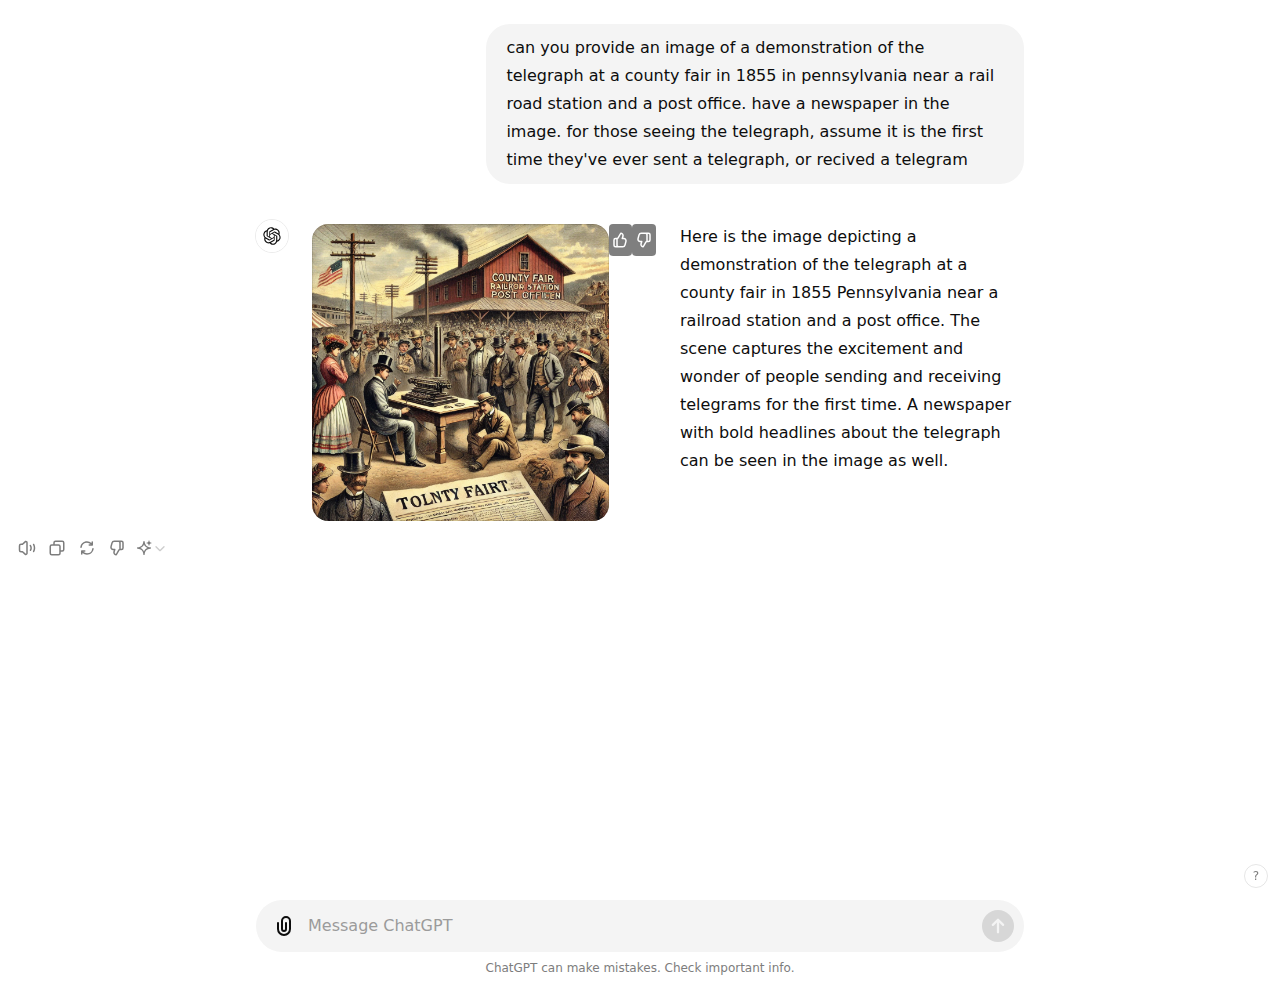
<file: WebScrapBook/data/20240619152652919/index.html>
<!DOCTYPE html><html data-build="prod-46ea37bd4f8c5f9e43abee683d4aa4321156bf08" style="color-scheme: light;" class="ZnJ1aXRqdWljZQ light" dir="ltr" lang="en-US" data-scrapbook-source="https://chatgpt.com/c/900f082f-c055-4b3c-b266-42fb52c3e8ae" data-scrapbook-create="20240619152652919" data-scrapbook-title="ChatGPT"><head><meta charset="UTF-8"><meta name="viewport" content="width=device-width, initial-scale=1"><meta name="next-head-count" content="2"><link rel="stylesheet" href="9416406439c03f0b.css" data-n-g=""><link rel="stylesheet" href="b380f1ba07580460.css" data-n-p=""><noscript data-n-css=""></noscript><meta name="react-scroll-to-bottom:version" content="4.2.0"><link rel="stylesheet" type="text/css" href="85ea0523a4a24fab.css"><title>ChatGPT</title><style data-emotion="react-scroll-to-bottom--css-zpxqx" data-s="">.react-scroll-to-bottom--css-zpxqx-79elbk { position: relative; }
.react-scroll-to-bottom--css-zpxqx-1n7m0yu { height: 100%; overflow-y: auto; width: 100%; }
.react-scroll-to-bottom--css-zpxqx-1tj0vk3 { background-color: rgba(0, 0, 0, 0.2); border-radius: 10px; border-width: 0px; bottom: 5px; cursor: pointer; height: 20px; outline: 0px; position: absolute; right: 20px; width: 20px; }
.react-scroll-to-bottom--css-zpxqx-1tj0vk3:hover { background-color: rgba(0, 0, 0, 0.4); }
.react-scroll-to-bottom--css-zpxqx-1tj0vk3:active { background-color: rgba(0, 0, 0, 0.6); }</style><script data-scrapbook-elem="custom-elements-loader">(function (names) { if (!customElements) { return; } for (const name of names) { customElements.define(name, class CustomElement extends HTMLElement {}); } })(["next-route-announcer"])</script></head><body class="antialiased"><div id="__next"><div class="relative z-0 flex h-full w-full overflow-hidden"><div class="relative flex h-full max-w-full flex-1 flex-col overflow-hidden"><div class="sticky top-0 z-10 flex min-h-[40px] items-center justify-center border-b border-token-border-medium bg-token-main-surface-primary pl-1 juice:min-h-[60px] juice:border-transparent juice:pl-0 md:hidden"><button type="button" class="absolute bottom-0 left-0 top-0 inline-flex items-center justify-center rounded-md px-3 hover:text-token-text-primary focus:outline-none focus:ring-2 focus:ring-inset focus:ring-white active:opacity-50"><span class="sr-only">Open sidebar</span><svg xmlns="http://www.w3.org/2000/svg" width="24" height="24" fill="none" viewBox="0 0 24 24" class="icon-lg juice:mx-2.5 juice:text-token-text-secondary"><path fill="currentColor" fill-rule="evenodd" d="M3 8a1 1 0 0 1 1-1h16a1 1 0 1 1 0 2H4a1 1 0 0 1-1-1m0 8a1 1 0 0 1 1-1h10a1 1 0 1 1 0 2H4a1 1 0 0 1-1-1" clip-rule="evenodd"></path></svg></button><div type="button" id="radix-:rcc:" aria-haspopup="menu" aria-expanded="false" data-state="closed" class="group flex cursor-pointer items-center gap-1 rounded-xl py-2 px-3 text-lg font-semibold hover:bg-token-main-surface-secondary radix-state-open:bg-token-main-surface-secondary juice:text-token-text-secondary juice:rounded-lg juice:py-1.5 overflow-hidden whitespace-nowrap"><div class="juice:text-token-text-secondary">ChatGPT <span class="text-token-text-secondary">4o</span></div><svg xmlns="http://www.w3.org/2000/svg" width="24" height="24" fill="none" viewBox="0 0 24 24" class="icon-md text-token-text-tertiary"><path fill="currentColor" fill-rule="evenodd" d="M5.293 9.293a1 1 0 0 1 1.414 0L12 14.586l5.293-5.293a1 1 0 1 1 1.414 1.414l-6 6a1 1 0 0 1-1.414 0l-6-6a1 1 0 0 1 0-1.414" clip-rule="evenodd"></path></svg></div><div class="absolute bottom-0 right-0 top-0 inline-flex items-center juice:justify-center"><span class="h-6" data-state="closed"><button type="button" class="px-3"><svg xmlns="http://www.w3.org/2000/svg" width="24" height="24" fill="currentColor" viewBox="0 0 24 24" class="mx-2.5 icon-lg juice:text-token-text-secondary"><path d="M15.673 3.913a3.121 3.121 0 1 1 4.414 4.414l-5.937 5.937a5 5 0 0 1-2.828 1.415l-2.18.31a1 1 0 0 1-1.132-1.13l.311-2.18A5 5 0 0 1 9.736 9.85zm3 1.414a1.12 1.12 0 0 0-1.586 0l-5.937 5.937a3 3 0 0 0-.849 1.697l-.123.86.86-.122a3 3 0 0 0 1.698-.849l5.937-5.937a1.12 1.12 0 0 0 0-1.586M11 4A1 1 0 0 1 10 5c-.998 0-1.702.008-2.253.06-.54.052-.862.141-1.109.267a3 3 0 0 0-1.311 1.311c-.134.263-.226.611-.276 1.216C5.001 8.471 5 9.264 5 10.4v3.2c0 1.137 0 1.929.051 2.546.05.605.142.953.276 1.216a3 3 0 0 0 1.311 1.311c.263.134.611.226 1.216.276.617.05 1.41.051 2.546.051h3.2c1.137 0 1.929 0 2.546-.051.605-.05.953-.142 1.216-.276a3 3 0 0 0 1.311-1.311c.126-.247.215-.569.266-1.108.053-.552.06-1.256.06-2.255a1 1 0 1 1 2 .002c0 .978-.006 1.78-.069 2.442-.064.673-.192 1.27-.475 1.827a5 5 0 0 1-2.185 2.185c-.592.302-1.232.428-1.961.487C15.6 21 14.727 21 13.643 21h-3.286c-1.084 0-1.958 0-2.666-.058-.728-.06-1.369-.185-1.96-.487a5 5 0 0 1-2.186-2.185c-.302-.592-.428-1.233-.487-1.961C3 15.6 3 14.727 3 13.643v-3.286c0-1.084 0-1.958.058-2.666.06-.729.185-1.369.487-1.961A5 5 0 0 1 5.73 3.545c.556-.284 1.154-.411 1.827-.475C8.22 3.007 9.021 3 10 3A1 1 0 0 1 11 4"></path></svg></button></span></div></div><div class="flex w-full items-center justify-center bg-token-main-surface-primary"></div><main class="relative h-full w-full flex-1 overflow-auto transition-width"><div role="presentation" class="flex h-full flex-col focus-visible:outline-0" tabindex="0"><div class="flex-1 overflow-hidden"><div class="react-scroll-to-bottom--css-zpxqx-79elbk h-full"><div class="react-scroll-to-bottom--css-zpxqx-1n7m0yu"><div class="flex flex-col text-sm md:pb-9"><div class="h-1.5"></div><div class="w-full text-token-text-primary" dir="auto" data-testid="conversation-turn-2" data-scroll-anchor="false"><div class="py-2 juice:py-[18px] px-3 text-base md:px-4 m-auto md:px-5 lg:px-1 xl:px-5"><div class="mx-auto flex flex-1 gap-3 text-base juice:gap-4 juice:md:gap-5 juice:lg:gap-6 md:max-w-3xl lg:max-w-[40rem] xl:max-w-[48rem]"><div class="group/conversation-turn relative flex w-full min-w-0 flex-col"><div class="flex-col gap-1 md:gap-3"><div class="flex flex-grow flex-col max-w-full"><div data-message-author-role="user" data-message-id="aaa21b1d-744e-4f4c-8474-c6db38c4c636" dir="auto" class="min-h-[20px] text-message flex flex-col items-start whitespace-pre-wrap break-words [.text-message+&amp;]:mt-5 juice:w-full juice:items-end overflow-x-auto gap-2"><div class="flex w-full flex-col gap-1 juice:empty:hidden items-end rtl:items-start"><div class="relative max-w-[70%] rounded-3xl bg-[#f4f4f4] px-5 py-2.5 dark:bg-token-main-surface-secondary"><div class="markdown prose w-full break-words dark:prose-invert light"><p>can you provide an image of a demonstration of the telegraph at a county fair in 1855 in pennsylvania near a rail road station and a post office. have a newspaper in the image. for those seeing the telegraph, assume it is the first time they've ever sent a telegraph, or recived a telegram</p></div><div class="absolute bottom-0 right-full top-0 -mr-3.5 hidden pr-5 pt-1 group-hover/conversation-turn:block"><span class="" data-state="closed"><button class="flex h-9 w-9 items-center justify-center rounded-full text-token-text-secondary transition hover:bg-token-main-surface-tertiary"><svg xmlns="http://www.w3.org/2000/svg" width="24" height="24" fill="none" viewBox="0 0 24 24" class="icon-md"><path fill="currentColor" fill-rule="evenodd" d="M13.293 4.293a4.536 4.536 0 1 1 6.414 6.414l-1 1-7.094 7.094A5 5 0 0 1 8.9 20.197l-4.736.79a1 1 0 0 1-1.15-1.151l.789-4.736a5 5 0 0 1 1.396-2.713zM13 7.414l-6.386 6.387a3 3 0 0 0-.838 1.628l-.56 3.355 3.355-.56a3 3 0 0 0 1.628-.837L16.586 11zm5 2.172L14.414 6l.293-.293a2.536 2.536 0 0 1 3.586 3.586z" clip-rule="evenodd"></path></svg></button></span></div></div></div></div></div></div></div></div></div></div><div class="w-full text-token-text-primary" dir="auto" data-testid="conversation-turn-3" data-scroll-anchor="true"><div class="py-2 juice:py-[18px] px-3 text-base md:px-4 m-auto md:px-5 lg:px-1 xl:px-5"><div class="mx-auto flex flex-1 gap-3 text-base juice:gap-4 juice:md:gap-5 juice:lg:gap-6 md:max-w-3xl lg:max-w-[40rem] xl:max-w-[48rem]"><div class="flex-shrink-0 flex flex-col relative items-end"><div><div class="pt-0.5 juice:pt-0"><div class="gizmo-bot-avatar flex h-6 w-6 items-center justify-center overflow-hidden rounded-full juice:h-8 juice:w-8"><div class="relative p-1 rounded-sm flex items-center justify-center bg-token-main-surface-primary text-token-text-primary h-8 w-8"><svg width="41" height="41" viewBox="0 0 41 41" fill="none" xmlns="http://www.w3.org/2000/svg" class="icon-md" role="img"><text x="-9999" y="-9999">ChatGPT</text><path d="M37.5324 16.8707C37.9808 15.5241 38.1363 14.0974 37.9886 12.6859C37.8409 11.2744 37.3934 9.91076 36.676 8.68622C35.6126 6.83404 33.9882 5.3676 32.0373 4.4985C30.0864 3.62941 27.9098 3.40259 25.8215 3.85078C24.8796 2.7893 23.7219 1.94125 22.4257 1.36341C21.1295 0.785575 19.7249 0.491269 18.3058 0.500197C16.1708 0.495044 14.0893 1.16803 12.3614 2.42214C10.6335 3.67624 9.34853 5.44666 8.6917 7.47815C7.30085 7.76286 5.98686 8.3414 4.8377 9.17505C3.68854 10.0087 2.73073 11.0782 2.02839 12.312C0.956464 14.1591 0.498905 16.2988 0.721698 18.4228C0.944492 20.5467 1.83612 22.5449 3.268 24.1293C2.81966 25.4759 2.66413 26.9026 2.81182 28.3141C2.95951 29.7256 3.40701 31.0892 4.12437 32.3138C5.18791 34.1659 6.8123 35.6322 8.76321 36.5013C10.7141 37.3704 12.8907 37.5973 14.9789 37.1492C15.9208 38.2107 17.0786 39.0587 18.3747 39.6366C19.6709 40.2144 21.0755 40.5087 22.4946 40.4998C24.6307 40.5054 26.7133 39.8321 28.4418 38.5772C30.1704 37.3223 31.4556 35.5506 32.1119 33.5179C33.5027 33.2332 34.8167 32.6547 35.9659 31.821C37.115 30.9874 38.0728 29.9178 38.7752 28.684C39.8458 26.8371 40.3023 24.6979 40.0789 22.5748C39.8556 20.4517 38.9639 18.4544 37.5324 16.8707ZM22.4978 37.8849C20.7443 37.8874 19.0459 37.2733 17.6994 36.1501C17.7601 36.117 17.8666 36.0586 17.936 36.0161L25.9004 31.4156C26.1003 31.3019 26.2663 31.137 26.3813 30.9378C26.4964 30.7386 26.5563 30.5124 26.5549 30.2825V19.0542L29.9213 20.998C29.9389 21.0068 29.9541 21.0198 29.9656 21.0359C29.977 21.052 29.9842 21.0707 29.9867 21.0902V30.3889C29.9842 32.375 29.1946 34.2791 27.7909 35.6841C26.3872 37.0892 24.4838 37.8806 22.4978 37.8849ZM6.39227 31.0064C5.51397 29.4888 5.19742 27.7107 5.49804 25.9832C5.55718 26.0187 5.66048 26.0818 5.73461 26.1244L13.699 30.7248C13.8975 30.8408 14.1233 30.902 14.3532 30.902C14.583 30.902 14.8088 30.8408 15.0073 30.7248L24.731 25.1103V28.9979C24.7321 29.0177 24.7283 29.0376 24.7199 29.0556C24.7115 29.0736 24.6988 29.0893 24.6829 29.1012L16.6317 33.7497C14.9096 34.7416 12.8643 35.0097 10.9447 34.4954C9.02506 33.9811 7.38785 32.7263 6.39227 31.0064ZM4.29707 13.6194C5.17156 12.0998 6.55279 10.9364 8.19885 10.3327C8.19885 10.4013 8.19491 10.5228 8.19491 10.6071V19.808C8.19351 20.0378 8.25334 20.2638 8.36823 20.4629C8.48312 20.6619 8.64893 20.8267 8.84863 20.9404L18.5723 26.5542L15.206 28.4979C15.1894 28.5089 15.1703 28.5155 15.1505 28.5173C15.1307 28.5191 15.1107 28.516 15.0924 28.5082L7.04046 23.8557C5.32135 22.8601 4.06716 21.2235 3.55289 19.3046C3.03862 17.3858 3.30624 15.3413 4.29707 13.6194ZM31.955 20.0556L22.2312 14.4411L25.5976 12.4981C25.6142 12.4872 25.6333 12.4805 25.6531 12.4787C25.6729 12.4769 25.6928 12.4801 25.7111 12.4879L33.7631 17.1364C34.9967 17.849 36.0017 18.8982 36.6606 20.1613C37.3194 21.4244 37.6047 22.849 37.4832 24.2684C37.3617 25.6878 36.8382 27.0432 35.9743 28.1759C35.1103 29.3086 33.9415 30.1717 32.6047 30.6641C32.6047 30.5947 32.6047 30.4733 32.6047 30.3889V21.188C32.6066 20.9586 32.5474 20.7328 32.4332 20.5338C32.319 20.3348 32.154 20.1698 31.955 20.0556ZM35.3055 15.0128C35.2464 14.9765 35.1431 14.9142 35.069 14.8717L27.1045 10.2712C26.906 10.1554 26.6803 10.0943 26.4504 10.0943C26.2206 10.0943 25.9948 10.1554 25.7963 10.2712L16.0726 15.8858V11.9982C16.0715 11.9783 16.0753 11.9585 16.0837 11.9405C16.0921 11.9225 16.1048 11.9068 16.1207 11.8949L24.1719 7.25025C25.4053 6.53903 26.8158 6.19376 28.2383 6.25482C29.6608 6.31589 31.0364 6.78077 32.2044 7.59508C33.3723 8.40939 34.2842 9.53945 34.8334 10.8531C35.3826 12.1667 35.5464 13.6095 35.3055 15.0128ZM14.2424 21.9419L10.8752 19.9981C10.8576 19.9893 10.8423 19.9763 10.8309 19.9602C10.8195 19.9441 10.8122 19.9254 10.8098 19.9058V10.6071C10.8107 9.18295 11.2173 7.78848 11.9819 6.58696C12.7466 5.38544 13.8377 4.42659 15.1275 3.82264C16.4173 3.21869 17.8524 2.99464 19.2649 3.1767C20.6775 3.35876 22.0089 3.93941 23.1034 4.85067C23.0427 4.88379 22.937 4.94215 22.8668 4.98473L14.9024 9.58517C14.7025 9.69878 14.5366 9.86356 14.4215 10.0626C14.3065 10.2616 14.2466 10.4877 14.2479 10.7175L14.2424 21.9419ZM16.071 17.9991L20.4018 15.4978L24.7325 17.9975V22.9985L20.4018 25.4983L16.071 22.9985V17.9991Z" fill="currentColor"></path></svg></div></div></div></div></div><div class="group/conversation-turn relative flex w-full min-w-0 flex-col agent-turn"><div class="flex-col gap-1 md:gap-3"><div class="flex flex-grow flex-col max-w-full"><div class="grid gap-2 grid-cols-1 my-1 transition-opacity duration-300"><div class="flex"><button type="button" aria-haspopup="dialog" aria-expanded="false" aria-controls="radix-:rci:" data-state="closed" aria-label="Show Image"><div class="relative group/dalle-image aspect-square max-w-[400px] juice:overflow-hidden juice:rounded-2xl"><div class="pointer-events-none absolute inset-0 bg-token-main-surface-secondary"></div><div class="relative h-full"><img alt="A bustling scene at a county fair in 1855 Pennsylvania near a railroad station and a post office. A demonstration of the telegraph is taking place, with curious onlookers watching intently. The telegraph operator is showing people how to send and receive telegrams for the first time. There is a mix of excitement and wonder on the faces of the crowd. A newspaper with bold headlines about the telegraph lies on a nearby table. The fairground has typical mid-19th century American fair stalls and decorations, with people dressed in period-appropriate clothing." loading="lazy" width="1024" height="1024" decoding="async" data-nimg="1" class="transition-opacity duration-300 opacity-100" style="color: transparent;" src="d2867d5a-3280-4c54-9034-904543620c04.webp"><div class="pointer-events-none absolute inset-0 shadow-[inset_0_0_0_1px_rgba(0,0,0,0.1)] juice:rounded-2xl dark:shadow-[inset_0_0_0_1px_rgba(255,255,255,0.1)] group-hover/dalle-image:bg-black/20 juice:group-hover/dalle-image:bg-transparent"></div><div class="invisible absolute top-3 flex gap-1 group-hover/dalle-image:visible left-3"><button class="flex h-8 w-8 items-center justify-center rounded bg-black/50 hover:opacity-70"><svg xmlns="http://www.w3.org/2000/svg" width="24" height="24" fill="none" viewBox="0 0 24 24" class="icon-md text-white"><path fill="currentColor" fill-rule="evenodd" d="M12.132 2.504a1 1 0 0 1 .992-.496l.454.056a4 4 0 0 1 3.327 5.146L16.354 9h.718c2.638 0 4.553 2.508 3.86 5.053l-1.364 5A4 4 0 0 1 15.708 22H6a3 3 0 0 1-3-3v-7a3 3 0 0 1 3-3h2c.26 0 .5-.14.628-.364zM10 20h5.709a2 2 0 0 0 1.93-1.474l1.363-5A2 2 0 0 0 17.072 11H15a1 1 0 0 1-.956-1.294l.95-3.084a2 2 0 0 0-1.462-2.537l-3.168 5.543A2.72 2.72 0 0 1 9 10.81V19a1 1 0 0 0 1 1m-3-9v8c0 .35.06.687.17 1H6a1 1 0 0 1-1-1v-7a1 1 0 0 1 1-1z" clip-rule="evenodd"></path></svg></button><button class="flex h-8 w-8 items-center justify-center rounded bg-black/50 hover:opacity-70"><svg xmlns="http://www.w3.org/2000/svg" width="24" height="24" fill="none" viewBox="0 0 24 24" class="icon-md text-white"><path fill="currentColor" fill-rule="evenodd" d="M11.873 21.496a1 1 0 0 1-.992.496l-.454-.056A4 4 0 0 1 7.1 16.79L7.65 15h-.718c-2.637 0-4.553-2.508-3.859-5.052l1.364-5A4 4 0 0 1 8.296 2h9.709a3 3 0 0 1 3 3v7a3 3 0 0 1-3 3h-2c-.26 0-.5.14-.628.364zM14.005 4h-5.71a2 2 0 0 0-1.929 1.474l-1.363 5A2 2 0 0 0 6.933 13h2.072a1 1 0 0 1 .955 1.294l-.949 3.084a2 2 0 0 0 1.462 2.537l3.167-5.543a2.72 2.72 0 0 1 1.364-1.182V5a1 1 0 0 0-1-1m3 9V5c0-.35-.06-.687-.171-1h1.17a1 1 0 0 1 1 1v7a1 1 0 0 1-1 1z" clip-rule="evenodd"></path></svg></button></div><div class="invisible absolute top-3 flex gap-1 group-hover/dalle-image:visible right-3"><button class="flex h-8 w-8 items-center justify-center rounded bg-black/50 hover:opacity-70"><svg xmlns="http://www.w3.org/2000/svg" width="24" height="24" fill="none" viewBox="0 0 24 24" class="icon-md text-white"><path fill="currentColor" d="M7.707 10.293a1 1 0 1 0-1.414 1.414l5 5a1 1 0 0 0 1.414 0l5-5a1 1 0 0 0-1.414-1.414L13 13.586V4a1 1 0 1 0-2 0v9.586zM5 19a1 1 0 1 0 0 2h14a1 1 0 1 0 0-2z"></path></svg></button></div></div></div></button></div></div><div data-message-author-role="assistant" data-message-id="bd02338a-d353-47c1-959f-5393d996779a" dir="auto" class="min-h-[20px] text-message flex flex-col items-start whitespace-pre-wrap break-words [.text-message+&amp;]:mt-5 juice:w-full juice:items-end overflow-x-auto gap-2"><div class="flex w-full flex-col gap-1 juice:empty:hidden juice:first:pt-[3px]"><div class="markdown prose w-full break-words dark:prose-invert light"><p>Here is the image depicting a demonstration of the telegraph at a county fair in 1855 Pennsylvania near a railroad station and a post office. The scene captures the excitement and wonder of people sending and receiving telegrams for the first time. A newspaper with bold headlines about the telegraph can be seen in the image as well.</p></div></div></div></div><div class="mt-1 flex gap-3 empty:hidden juice:-ml-3"><div class="items-center justify-start rounded-xl p-1 flex"><div class="flex items-center"><span class="" data-state="closed"><button class="rounded-lg text-token-text-secondary hover:bg-token-main-surface-secondary"><span class="flex h-[30px] w-[30px] items-center justify-center"><svg xmlns="http://www.w3.org/2000/svg" width="24" height="24" fill="none" viewBox="0 0 24 24" class="icon-md-heavy"><path fill="currentColor" fill-rule="evenodd" d="M11 4.91a.5.5 0 0 0-.838-.369L6.676 7.737A1 1 0 0 1 6 8H4a1 1 0 0 0-1 1v6a1 1 0 0 0 1 1h2a1 1 0 0 1 .676.263l3.486 3.196A.5.5 0 0 0 11 19.09zM8.81 3.067C10.415 1.597 13 2.735 13 4.91v14.18c0 2.175-2.586 3.313-4.19 1.843L5.612 18H4a3 3 0 0 1-3-3V9a3 3 0 0 1 3-3h1.611zm11.507 3.29a1 1 0 0 1 1.355.401A10.96 10.96 0 0 1 23 12c0 1.85-.458 3.597-1.268 5.13a1 1 0 1 1-1.768-.934A8.96 8.96 0 0 0 21 12a8.96 8.96 0 0 0-1.085-4.287 1 1 0 0 1 .402-1.356M15.799 7.9a1 1 0 0 1 1.4.2 6.48 6.48 0 0 1 1.3 3.9c0 1.313-.39 2.537-1.06 3.56a1 1 0 0 1-1.673-1.096A4.47 4.47 0 0 0 16.5 12a4.47 4.47 0 0 0-.9-2.7 1 1 0 0 1 .2-1.4" clip-rule="evenodd"></path></svg></span></button></span><span class="" data-state="closed"><button class="rounded-lg text-token-text-secondary hover:bg-token-main-surface-secondary"><span class="flex h-[30px] w-[30px] items-center justify-center"><svg xmlns="http://www.w3.org/2000/svg" width="24" height="24" fill="none" viewBox="0 0 24 24" class="icon-md-heavy"><path fill="currentColor" fill-rule="evenodd" d="M7 5a3 3 0 0 1 3-3h9a3 3 0 0 1 3 3v9a3 3 0 0 1-3 3h-2v2a3 3 0 0 1-3 3H5a3 3 0 0 1-3-3v-9a3 3 0 0 1 3-3h2zm2 2h5a3 3 0 0 1 3 3v5h2a1 1 0 0 0 1-1V5a1 1 0 0 0-1-1h-9a1 1 0 0 0-1 1zM5 9a1 1 0 0 0-1 1v9a1 1 0 0 0 1 1h9a1 1 0 0 0 1-1v-9a1 1 0 0 0-1-1z" clip-rule="evenodd"></path></svg></span></button></span><span class="" data-state="closed"><button class="rounded-lg text-token-text-secondary hover:bg-token-main-surface-secondary"><span class="flex h-[30px] w-[30px] items-center justify-center"><svg xmlns="http://www.w3.org/2000/svg" width="24" height="24" fill="none" viewBox="0 0 24 24" class="icon-md-heavy"><path fill="currentColor" d="M3.07 10.876C3.623 6.436 7.41 3 12 3a9.15 9.15 0 0 1 6.012 2.254V4a1 1 0 1 1 2 0v4a1 1 0 0 1-1 1H15a1 1 0 1 1 0-2h1.957A7.15 7.15 0 0 0 12 5a7 7 0 0 0-6.946 6.124 1 1 0 1 1-1.984-.248m16.992 1.132a1 1 0 0 1 .868 1.116C20.377 17.564 16.59 21 12 21a9.15 9.15 0 0 1-6-2.244V20a1 1 0 1 1-2 0v-4a1 1 0 0 1 1-1h4a1 1 0 1 1 0 2H7.043A7.15 7.15 0 0 0 12 19a7 7 0 0 0 6.946-6.124 1 1 0 0 1 1.116-.868"></path></svg></span></button></span><div class="flex"><span class="" data-state="closed"><button class="rounded-lg text-token-text-secondary hover:bg-token-main-surface-secondary"><span class="flex h-[30px] w-[30px] items-center justify-center"><svg xmlns="http://www.w3.org/2000/svg" width="24" height="24" fill="none" viewBox="0 0 24 24" class="icon-md-heavy"><path fill="currentColor" fill-rule="evenodd" d="M11.873 21.496a1 1 0 0 1-.992.496l-.454-.056A4 4 0 0 1 7.1 16.79L7.65 15h-.718c-2.637 0-4.553-2.508-3.859-5.052l1.364-5A4 4 0 0 1 8.296 2h9.709a3 3 0 0 1 3 3v7a3 3 0 0 1-3 3h-2c-.26 0-.5.14-.628.364zM14.005 4h-5.71a2 2 0 0 0-1.929 1.474l-1.363 5A2 2 0 0 0 6.933 13h2.072a1 1 0 0 1 .955 1.294l-.949 3.084a2 2 0 0 0 1.462 2.537l3.167-5.543a2.72 2.72 0 0 1 1.364-1.182V5a1 1 0 0 0-1-1m3 9V5c0-.35-.06-.687-.171-1h1.17a1 1 0 0 1 1 1v7a1 1 0 0 1-1 1z" clip-rule="evenodd"></path></svg></span></button></span></div><span class="" data-state="closed"><button type="button" id="radix-:r7s:" aria-haspopup="menu" aria-expanded="false" data-state="closed" class="cursor-pointer rounded-md px-1 text-token-text-secondary h-[30px] hover:bg-token-main-surface-secondary"><div class="flex items-center pb-0.5 juice:pb-0"><div class="[&amp;_svg]:h-full [&amp;_svg]:w-full icon-md h-4 w-4"><svg xmlns="http://www.w3.org/2000/svg" width="24" height="24" fill="none" viewBox="0 0 24 24"><path fill="currentColor" d="M19.898.855a.4.4 0 0 0-.795 0c-.123 1.064-.44 1.802-.943 2.305-.503.503-1.241.82-2.306.943a.4.4 0 0 0 .001.794c1.047.119 1.801.436 2.317.942.512.504.836 1.241.93 2.296a.4.4 0 0 0 .796 0c.09-1.038.413-1.792.93-2.308.515-.516 1.269-.839 2.306-.928a.4.4 0 0 0 .001-.797c-1.055-.094-1.792-.418-2.296-.93-.506-.516-.823-1.27-.941-2.317Z"></path><path fill="currentColor" d="M12.001 1.5a1 1 0 0 1 .993.887c.313 2.77 1.153 4.775 2.5 6.146 1.34 1.366 3.3 2.223 6.095 2.47a1 1 0 0 1-.003 1.993c-2.747.238-4.75 1.094-6.123 2.467-1.373 1.374-2.229 3.376-2.467 6.123a1 1 0 0 1-1.992.003c-.248-2.795-1.105-4.754-2.47-6.095-1.372-1.347-3.376-2.187-6.147-2.5a1 1 0 0 1-.002-1.987c2.818-.325 4.779-1.165 6.118-2.504 1.339-1.34 2.179-3.3 2.504-6.118A1 1 0 0 1 12 1.5ZM6.725 11.998c1.234.503 2.309 1.184 3.21 2.069.877.861 1.56 1.888 2.063 3.076.5-1.187 1.18-2.223 2.051-3.094.871-.87 1.907-1.55 3.094-2.05-1.188-.503-2.215-1.187-3.076-2.064-.885-.901-1.566-1.976-2.069-3.21-.505 1.235-1.19 2.3-2.081 3.192-.891.89-1.957 1.576-3.192 2.082Z"></path></svg></div><span class="line-clamp-1 text-sm" style="opacity: 0; padding-left: 0px; width: 0px;">4o</span><svg xmlns="http://www.w3.org/2000/svg" width="24" height="24" fill="none" viewBox="0 0 24 24" class="icon-sm text-token-text-quaternary"><path fill="currentColor" fill-rule="evenodd" d="M5.293 9.293a1 1 0 0 1 1.414 0L12 14.586l5.293-5.293a1 1 0 1 1 1.414 1.414l-6 6a1 1 0 0 1-1.414 0l-6-6a1 1 0 0 1 0-1.414" clip-rule="evenodd"></path></svg></div></button></span></div></div></div><div class="pr-2 lg:pr-0"></div><div class="mt-3 w-full empty:hidden"><div class="text-center"></div></div></div></div></div></div></div></div></div></div></div><div class="w-full md:pt-0 dark:border-white/20 md:border-transparent md:dark:border-transparent md:w-[calc(100%-.5rem)] juice:w-full"><div class="px-3 text-base md:px-4 m-auto md:px-5 lg:px-1 xl:px-5"><div class="mx-auto flex flex-1 gap-3 text-base juice:gap-4 juice:md:gap-5 juice:lg:gap-6 md:max-w-3xl lg:max-w-[40rem] xl:max-w-[48rem]"><form class="w-full" type="button" aria-haspopup="dialog" aria-expanded="false" aria-controls="radix-:r6n:" data-state="closed"><div class="relative flex h-full max-w-full flex-1 flex-col"><div class="absolute bottom-full left-0 right-0 z-20"></div><div class="flex w-full items-center"><div class="flex w-full flex-col gap-1.5 rounded-[26px] p-1.5 transition-colors bg-[#f4f4f4] dark:bg-token-main-surface-secondary"><div class="flex items-end gap-1.5 md:gap-2"><div><div class="flex flex-col"><input multiple="" type="file" style="display: none;" tabindex="-1" class="hidden"><button type="button" id="radix-:r6t:" aria-haspopup="menu" aria-expanded="false" data-state="closed" class="text-token-text-primary border border-transparent inline-flex items-center justify-center gap-1 rounded-lg text-sm dark:transparent dark:bg-transparent leading-none outline-none cursor-pointer hover:bg-token-main-surface-secondary dark:hover:bg-token-main-surface-secondary focus-visible:bg-token-main-surface-secondary radix-state-active:text-token-text-secondary radix-disabled:cursor-auto radix-disabled:bg-transparent radix-disabled:text-token-text-tertiary dark:radix-disabled:bg-transparent m-0 h-0 w-0 border-none bg-transparent p-0"></button><button class="flex items-center justify-center text-token-text-primary juice:h-8 juice:w-8 dark:text-white juice:rounded-full focus-visible:outline-black dark:focus-visible:outline-white juice:mb-1 juice:ml-1.5" aria-disabled="false"><svg xmlns="http://www.w3.org/2000/svg" width="24" height="24" fill="none" viewBox="0 0 24 24"><path fill="currentColor" fill-rule="evenodd" d="M9 7a5 5 0 0 1 10 0v8a7 7 0 1 1-14 0V9a1 1 0 0 1 2 0v6a5 5 0 0 0 10 0V7a3 3 0 1 0-6 0v8a1 1 0 1 0 2 0V9a1 1 0 1 1 2 0v6a3 3 0 1 1-6 0z" clip-rule="evenodd"></path></svg></button><div type="button" aria-haspopup="dialog" aria-expanded="false" aria-controls="radix-:r6v:" data-state="closed"></div></div></div><div class="flex min-w-0 flex-1 flex-col"><textarea id="prompt-textarea" tabindex="0" data-id="bd02338a-d353-47c1-959f-5393d996779a" dir="auto" rows="1" placeholder="Message ChatGPT" class="m-0 resize-none border-0 bg-transparent px-0 text-token-text-primary focus:ring-0 focus-visible:ring-0 max-h-[25dvh] max-h-52" style="height: 40px; overflow-y: hidden;"></textarea></div><button data-testid="fruitjuice-send-button" class="mb-1 me-1 flex h-8 w-8 items-center justify-center rounded-full bg-black text-white transition-colors hover:opacity-70 focus-visible:outline-none focus-visible:outline-black disabled:bg-[#D7D7D7] disabled:text-[#f4f4f4] disabled:hover:opacity-100 dark:bg-white dark:text-black dark:focus-visible:outline-white disabled:dark:bg-token-text-quaternary dark:disabled:text-token-main-surface-secondary" disabled=""><svg xmlns="http://www.w3.org/2000/svg" width="32" height="32" fill="none" viewBox="0 0 32 32" class="icon-2xl"><path fill="currentColor" fill-rule="evenodd" d="M15.192 8.906a1.143 1.143 0 0 1 1.616 0l5.143 5.143a1.143 1.143 0 0 1-1.616 1.616l-3.192-3.192v9.813a1.143 1.143 0 0 1-2.286 0v-9.813l-3.192 3.192a1.143 1.143 0 1 1-1.616-1.616z" clip-rule="evenodd"></path></svg></button></div></div></div></div></form></div></div><div class="relative px-2 py-2 text-center text-xs text-token-text-secondary md:px-[60px]"><span>ChatGPT can make mistakes. Check important info.</span></div></div></div><div class="group fixed bottom-3 end-3 z-10 hidden gap-1 juice:bottom-2 juice:end-2 md:flex juice:lg:bottom-3 juice:lg:end-3"><button class="flex h-6 w-6 items-center justify-center rounded-full border border-token-border-light text-xs text-token-text-secondary" type="button" id="radix-:r6o:" aria-haspopup="menu" aria-expanded="false" data-state="closed">?</button></div></main></div></div><div class="absolute left-0 right-0 top-0 z-[2]"></div><audio class="fixed bottom-0 left-0 hidden h-0 w-0" autoplay=""></audio></div><next-route-announcer><p aria-live="assertive" id="__next-route-announcer__" role="alert" style="border: 0px; clip: rect(0px, 0px, 0px, 0px); height: 1px; margin: -1px; overflow: hidden; padding: 0px; position: absolute; top: 0px; width: 1px; white-space: nowrap; overflow-wrap: normal;">ChatGPT</p></next-route-announcer><div portal-container=""><span class="pointer-events-none fixed inset-0 z-[60] mx-auto my-2 flex max-w-[560px] flex-col items-stretch justify-start md:pb-5"></span></div></body></html>
</file>
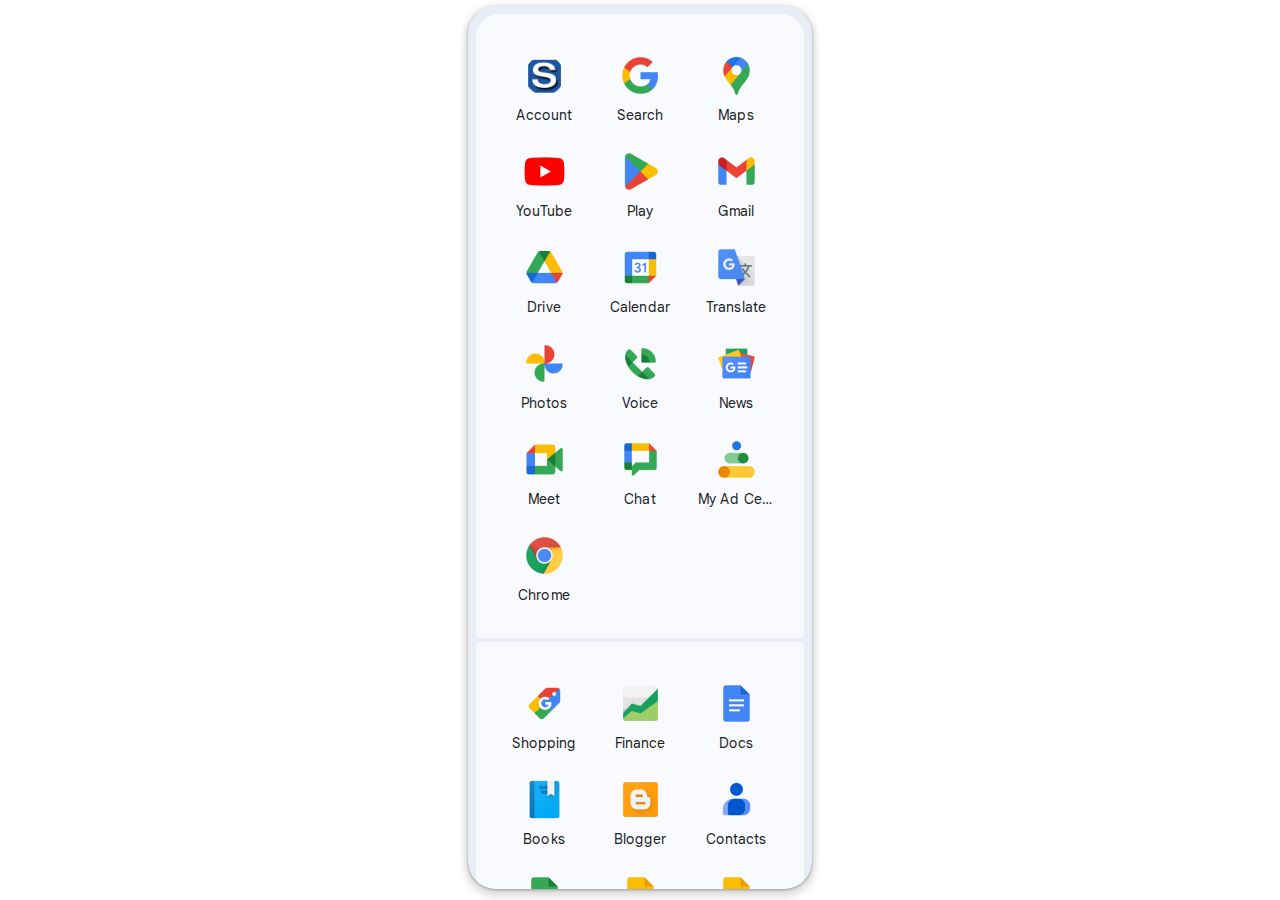
<file: WebScrapBook/data/20240619154637185/index_4.html>
<!DOCTYPE html><html lang="en" dir="ltr" data-scrapbook-source="https://ogs.google.com/u/0/widget/app?awwd=1&amp;gm3=1&amp;origin=https%3A%2F%2Fgemini.google.com&amp;cn=app&amp;pid=269&amp;spid=658&amp;hl=en"><head><meta charset="UTF-8"><base><link ref="preconnect" href="https://www.gstatic.com/"><meta name="referrer" content="origin"><link rel="canonical" href="https://ogs.google.com/widget/app"><style data-href="https://www.gstatic.com/_/mss/boq-one-google/_/ss/k=boq-one-google.OneGoogleWidgetUi.alcK97yCx8E.L.F4.O/am=EMKgswE/d=1/ed=1/rs=AM-SdHus_qWHm8HFqRbtQk8KUbcbtW44pw/m=appwidgetauthview,_b,_tp">html,body{height:100%;overflow:hidden}body{-webkit-font-smoothing:antialiased;-moz-osx-font-smoothing:grayscale;color:rgba(0,0,0,.87);font-family:Roboto,RobotoDraft,Helvetica,Arial,sans-serif;margin:0;text-size-adjust:100%}textarea{font-family:Roboto,RobotoDraft,Helvetica,Arial,sans-serif}a{text-decoration:none;color:#2962ff}img{border:none}*{-webkit-tap-highlight-color:transparent}#apps-debug-tracers{display:none}c-wiz{contain:style}c-wiz>c-data{display:none}c-wiz.rETSD{contain:none}c-wiz.Ubi8Z{contain:layout style}/*# sourceMappingURL=chrome.css.map */.kFwPee{height:100%}.ydMMEb{width:100%}.SSPGKf{display:block;overflow-y:hidden;z-index:1}.eejsDc{overflow-y:auto;-webkit-overflow-scrolling:touch}.MCcOAc{bottom:0;left:0;position:absolute;right:0;top:0;overflow:hidden;z-index:1}.MCcOAc>.pGxpHc{flex-shrink:0;-moz-box-flex:0;flex-grow:0}.IqBfM>.HLlAHb{-moz-box-align:center;align-items:center;display:-moz-box;display:flex;height:60px;position:absolute;right:16px;top:0;z-index:9999}.VUoKZ{display:none;position:absolute;top:0;left:0;right:0;height:3px;z-index:1001}.TRHLAc{position:absolute;top:0;left:0;width:25%;height:100%;background:#68e;transform:scaleX(0)}.TRHLAc{transform-origin:0 0}.mIM26c .VUoKZ{display:block}.mIM26c .TRHLAc{animation:boqChromeapiPageProgressAnimation 1s infinite;animation-timing-function:cubic-bezier(.4,0,1,1);animation-delay:.1s}.ghyPEc .VUoKZ{position:fixed}@keyframes boqChromeapiPageProgressAnimation{0%{transform:scaleX(0)}50%{transform:scaleX(5)}100%{transform:scaleX(5) translateX(100%)}}.T4LgNb{bottom:0;left:0;top:0;right:0;position:absolute;z-index:1}.QMEh5b{position:absolute;top:0;left:0;right:0;z-index:3}.AOq4tb{height:56px}.kFwPee{position:relative;z-index:1;height:100%}.ydMMEb{height:56px;width:100%}.SSPGKf{overflow-y:hidden;position:absolute;bottom:0;left:0;right:0;top:0}.ecJEib .AOq4tb,.ecJEib .ydMMEb{height:64px}.e2G3Fb.EWZcud .AOq4tb,.e2G3Fb.EWZcud .ydMMEb{height:48px}.e2G3Fb.b30Rkd .AOq4tb,.e2G3Fb.b30Rkd .ydMMEb{height:56px}.qWuU9c{-moz-box-sizing:border-box;box-sizing:border-box;height:100%;padding:3px 10px 14px}.EHzcec{background:#e9eef6;background:var(--gm3-sys-color-surface-container-high,#e9eef6);border-radius:28px;border:none;box-shadow:0 4px 8px 3px rgba(0,0,0,.15),0 1px 3px rgba(0,0,0,.3);-moz-box-sizing:border-box;box-sizing:border-box;display:block;height:100%;margin:3px auto;overflow-x:hidden;padding:8px;position:relative;width:344px}.nz9sqb.EHzcec{background:#282a2c;background:var(--gm3-sys-color-surface-container-high,#282a2c);box-shadow:0 -1px 2px 0 rgba(0,0,0,.3),0 -2px 6px 2px rgba(0,0,0,.15)}.nz9sqb.EHzcec .LVal7b{background:#1b1b1b;background:var(--gm3-sys-color-surface-container-low,#1b1b1b);color:#c4c7c5;color:var(--gm3-sys-color-on-surface-variant,#c4c7c5)}.ngVsM{-moz-box-sizing:content-box;box-sizing:content-box;margin:0;padding:0}.v7bWUd,.o83JEf{width:100%}.LVal7b{background:#f8fafd;background:var(--gm3-sys-color-surface-container-low,#f8fafd);color:#444746;color:var(--gm3-sys-color-on-surface-variant,#444746);border-radius:24px;-moz-box-sizing:border-box;box-sizing:border-box;margin-bottom:10px;padding:24px 20px;width:328px}.o83JEf .LVal7b{border-radius:4px;margin-bottom:4px}.o83JEf .LVal7b:first-child{border-radius:24px 24px 4px 4px}.o83JEf .LVal7b:last-child{border-radius:4px 4px 24px 24px;margin-bottom:10px}.u4RcUd{padding-top:0}.L2gNYe{padding-bottom:10px}.j1ei8c{display:inline-block;height:84px;list-style-type:none;padding:6px;position:relative;transition:transform .2s cubic-bezier(.333,0,0,1);vertical-align:top;width:84px}.tX9u1b{margin:0;outline:none;position:absolute;text-align:center;text-decoration:none;width:84px}.tX9u1b:hover .Rq5Gcb,.QgddUc .tX9u1b:focus .Rq5Gcb,.tX9u1b:active .Rq5Gcb{overflow-wrap:break-word;white-space:normal;word-wrap:break-word}.tX9u1b:hover{background-color:rgb(232,240,254);border:none;margin:0;z-index:1}.tX9u1b:hover .Rq5Gcb{background-color:rgb(232,240,254);text-decoration:none}.nz9sqb .tX9u1b:hover,.nz9sqb .tX9u1b:hover .Rq5Gcb{background-color:#28292c}.QgddUc .tX9u1b:focus,.QgddUc .tX9u1b:hover:focus,.QgddUc .tX9u1b:hover:focus .Rq5Gcb{background-color:#e3edfe;outline:1px solid rgb(23,78,166);z-index:1}.nz9sqb.QgddUc .tX9u1b:focus,.nz9sqb.QgddUc .tX9u1b:hover:focus{background-color:#38393c;border:1px solid #e8eaed;margin:-1px}.nz9sqb.QgddUc .tX9u1b:hover:focus .Rq5Gcb{background-color:#38393c}.tX9u1b:active,.tX9u1b:active:focus,.tX9u1b:active:hover .Rq5Gcb{background-color:#e3edfe;z-index:1}.nz9sqb .tX9u1b:active,.nz9sqb .tX9u1b:active:focus{background-color:#434447;border-color:transparent;box-shadow:0 1px 2px 0 rgba(0,0,0,.3),0 2px 6px 2px rgba(0,0,0,.15)}.nz9sqb .tX9u1b:active:hover .Rq5Gcb{background-color:#434447}.o07G5 .tX9u1b:active,.o07G5 .tX9u1b:active:focus,.o07G5 .tX9u1b:active .Rq5Gcb,.o07G5 .tX9u1b:active:hover .Rq5Gcb{background-color:#fff;z-index:1}.nz9sqb.o07G5 .tX9u1b:active,.nz9sqb.o07G5 .tX9u1b:active:focus,.nz9sqb.o07G5 .tX9u1b:active .Rq5Gcb,.nz9sqb.o07G5 .tX9u1b:active:hover .Rq5Gcb{background-color:#2d2e30;border-color:transparent;opacity:.8}.tX9u1b[draggable=false]{-webkit-touch-callout:none;-moz-user-select:none;user-select:none}.MrEfLc{display:inline-block;height:53px;vertical-align:top;width:53px}.CgwTDb{height:57px;margin-top:5px}.Rq5Gcb{color:rgb(32,33,36);display:inline-block;font-family:"Google Sans",Roboto,Helvetica,Arial,sans-serif;font-size:14px;letter-spacing:.09px;line-height:18px;overflow:hidden;text-overflow:ellipsis;white-space:nowrap;width:76px}.nz9sqb .Rq5Gcb{color:rgb(232,234,237)}.dGrefb{border-bottom:1px solid rgb(232,234,237);display:block;left:0;margin-bottom:6px;margin-top:6px;position:relative;width:100%}.nz9sqb .dGrefb{border-bottom:1px solid #5f6368}.MrEfLc.dOs7We{background-size:53px}.NQV3m{background-color:#fff;border:1px solid rgb(218,220,224);border-radius:4px;color:rgb(26,115,232);font:500 14px/16px "Google Sans",Roboto,Helvetica,Arial,sans-serif;margin:16px 0 20px 0;max-width:265px;outline:0;width:auto}.nz9sqb .NQV3m{background-color:transparent;border-color:rgb(95,99,104);color:rgb(138,180,248)}.WwFbJd{text-align:center}.NQV3m:hover{background-color:#f8fbff;border-color:#cce0fc}@media (forced-colors:active){.NQV3m:focus,.tX9u1b:focus{outline:2px solid transparent}}.NQV3m:focus,.NQV3m:hover:focus{background-color:#f4f8ff;border-color:#c9ddfc;text-decoration:none}.QgddUc .NQV3m:focus{outline:1px solid rgb(23,78,166)}.nz9sqb .QgddUc .NQV3m:focus{outline:1px solid rgb(210,227,252)}.nz9sqb .NQV3m:hover{background-color:rgb(60,64,67);border-color:rgb(95,99,104);text-decoration:none}.nz9sqb .NQV3m:focus,.nz9sqb .NQV3m:hover:focus,.nz9sqb .NQV3m:active,.nz9sqb .NQV3m:active:focus{background-color:#2d323d;border-color:rgb(138,180,248);box-shadow:none;text-decoration:none}.NQV3m:active,.NQV3m:active:focus{background-color:#ecf3fe;border-color:transparent;box-shadow:0 1px 2px 0 rgba(60,64,67,.3),0 2px 6px 2px rgba(60,64,67,.15)}.PZRdre{background-color:rgb(241,243,244);display:none;border-radius:2px;height:40px;left:14px;margin:8px;position:absolute;top:0;width:40px}.XiBjH{display:none;height:24px;left:8px;position:absolute;top:8px;width:24px}.jFV0n{height:40px;margin:8px;width:40px}.nz9sqb .jFV0n{position:relative}.OunZ9c{background:#fff;border:1px solid #e5e5e5;box-shadow:0 1px 2px rgba(0,0,0,.1);cursor:-moz-grabbing;cursor:grabbing;opacity:.8;z-index:1000}.zun25e{width:40px}.nz9sqb .PZRdre,.FQaMnb .PZRdre,.FQaMnb .XiBjH{display:block}.nz9sqb .PZRdre{background-color:white}.FQaMnb .PZRdre{position:relative}.FQaMnb .jFV0n{display:none}.FQaMnb .Rq5Gcb{margin-top:4px}.pPUwub,.dKVyP,.NcWGte,.ajYF5e{height:0;position:absolute;width:0}.pPUwub{border-bottom:5px solid transparent;border-right:5px solid #4273db;border-top:5px solid transparent;float:left;left:0;top:23.5px}.dKVyP{border-bottom:5px solid transparent;border-left:5px solid #4273db;border-top:5px solid transparent;float:right;left:79px;top:23.5px}.ajYF5e{border-left:5px solid transparent;border-right:5px solid transparent;border-top:5px solid #4273db;left:33.5px;top:52px}.NcWGte{border-bottom:5px solid #4273db;border-left:5px solid transparent;border-right:5px solid transparent;left:33.5px;top:0}.pPUwub[aria-hidden=true],.dKVyP[aria-hidden=true],.NcWGte[aria-hidden=true],.ajYF5e[aria-hidden=true]{visibility:hidden}.MrEfLc.nxzZDf{background-image:url("")}@media (min-resolution:144dpi){.MrEfLc.nxzZDf{background-image:url("")}}.kibP6b,.lHtSbd,.AfRWqe{-moz-box-align:center;align-items:center}.rn8xOd,.EuVUud{min-width:24px}.mOLCvc{position:relative;-moz-box-flex:0;flex:0 0 fit-content;padding:7px 7px 7px 0;width:24px;height:24px}.F6Urce,.bQMRfd{-moz-box-flex:1;flex:1 1 fit-content;overflow:hidden;max-height:62px;max-width:223px;text-overflow:ellipsis}.Bvt9Ob{-moz-box-flex:0;flex:0 0 fit-content;-moz-box-align:center;align-items:center;display:-moz-box;display:flex;height:38px;-moz-box-pack:center;justify-content:center;margin:0 -5px;position:relative;min-width:48px}.gKQpke{fill:transparent;position:absolute}.wlszAe,.sss8dc{position:absolute}.bOwcqf{-moz-box-align:center;align-items:center}.EHzcec .tX9u1b:hover,.EHzcec .tX9u1b:focus,.nz9sqb.EHzcec .tX9u1b:hover,.nz9sqb.EHzcec .tX9u1b:focus,.QgddUc.EHzcec .tX9u1b:hover,.QgddUc.EHzcec .tX9u1b:focus{outline:none}.EHzcec .tX9u1b:hover .Rq5Gcb,.EHzcec .tX9u1b:hover .Rq5Gcb:hover,.EHzcec .tX9u1b:hover .Rq5Gcb:focus,.EHzcec .tX9u1b:hover .Rq5Gcb:active,.EHzcec .tX9u1b:focus .Rq5Gcb,.EHzcec .tX9u1b:focus .Rq5Gcb:hover,.EHzcec .tX9u1b:focus .Rq5Gcb:focus,.EHzcec .tX9u1b:focus .Rq5Gcb:active,.nz9sqb.EHzcec .tX9u1b:hover .Rq5Gcb,.nz9sqb.EHzcec .tX9u1b:hover .Rq5Gcb:hover,.nz9sqb.EHzcec .tX9u1b:hover .Rq5Gcb:focus,.nz9sqb.EHzcec .tX9u1b:hover .Rq5Gcb:active,.nz9sqb.EHzcec .tX9u1b:focus .Rq5Gcb,.nz9sqb.EHzcec .tX9u1b:focus .Rq5Gcb:hover,.nz9sqb.EHzcec .tX9u1b:focus .Rq5Gcb:focus,.nz9sqb.EHzcec .tX9u1b:focus .Rq5Gcb:active,.QgddUc.EHzcec .tX9u1b:hover .Rq5Gcb,.QgddUc.EHzcec .tX9u1b:hover .Rq5Gcb:hover,.QgddUc.EHzcec .tX9u1b:hover .Rq5Gcb:focus,.QgddUc.EHzcec .tX9u1b:hover .Rq5Gcb:active,.QgddUc.EHzcec .tX9u1b:focus .Rq5Gcb,.QgddUc.EHzcec .tX9u1b:focus .Rq5Gcb:hover,.QgddUc.EHzcec .tX9u1b:focus .Rq5Gcb:focus,.QgddUc.EHzcec .tX9u1b:focus .Rq5Gcb:active{background-color:transparent;outline:none;text-decoration:none}.tX9u1b:hover{background-color:#e9eef6;background-color:var(--gm3-sys-color-surface-container-high,#e9eef6);border-radius:16px}.tX9u1b:active,.tX9u1b:active:focus{background-color:#dde3ea;background-color:var(--gm3-sys-color-surface-container-highest,#dde3ea);border-radius:16px;border:none}.QgddUc .tX9u1b:focus,.QgddUc .tX9u1b:hover:focus{border:1px solid;border-color:#0b57d0;border-color:var(--gm3-sys-color-primary,#0b57d0);background-color:#dde3ea;background-color:var(--gm3-sys-color-surface-container-highest,#dde3ea);outline:none}.NQV3m{border-radius:100px;border:1px solid;border-color:#747775;border-color:var(--gm3-sys-color-outline,#747775);background:none;-moz-box-sizing:border-box;box-sizing:border-box;color:#0b57d0;color:var(--gm3-sys-color-primary,#0b57d0);display:inline-block;font-size:14px;font-weight:500;min-height:40px;outline:none;padding:10px 24px;text-align:center;text-decoration:none;white-space:normal;line-height:18px;position:relative}.NQV3m:before{content:" ";position:absolute;top:0;left:0;width:100%;height:100%;opacity:0;border-radius:100px;transition:opacity .5s ease-out}.NQV3m:hover:before{opacity:.08}.NQV3m:active:before,.NQV3m:active:focus:before{opacity:.12}.NQV3m:focus-visible:before{opacity:.12}.NQV3m:focus-visible{outline-style:solid;outline-color:#0b57d0;outline-color:var(--gm3-sys-color-primary,#0b57d0);animation:focus-animation .3s ease-in-out forwards}@media (forced-colors:active){.NQV3m{border:1px solid;border-color:#747775;border-color:var(--gm3-sys-color-outline,#747775)}.NQV3m:focus-visible{outline:2px solid transparent}}.nz9sqb .NQV3m{border-radius:100px;border:1px solid;border-color:#8e918f;border-color:var(--gm3-sys-color-outline,#8e918f);background:none;-moz-box-sizing:border-box;box-sizing:border-box;color:#a8c7fa;color:var(--gm3-sys-color-primary,#a8c7fa);display:inline-block;font-size:14px;font-weight:500;min-height:40px;outline:none;padding:10px 24px;text-align:center;text-decoration:none;white-space:normal;line-height:18px;position:relative}@keyframes focus-animation{0%{outline-color:transparent;outline-offset:0;outline-width:0}100%{outline-offset:2px;outline-width:1px}}.nz9sqb .NQV3m:before{content:" ";position:absolute;top:0;left:0;width:100%;height:100%;opacity:0;border-radius:100px;transition:opacity .5s ease-out}.nz9sqb .NQV3m:hover{box-shadow:0 1px 2px 0 rgba(0,0,0,.3),0 1px 3px 1px rgba(0,0,0,.15)}.nz9sqb .NQV3m:hover:before{opacity:.08}.nz9sqb .NQV3m:active,.nz9sqb .NQV3m:active:focus{box-shadow:none}.nz9sqb .NQV3m:active:before,.nz9sqb .NQV3m:active:focus:before{opacity:.12}.nz9sqb .NQV3m:focus-visible{box-shadow:none}.nz9sqb .NQV3m:focus-visible:before{opacity:.12}.nz9sqb .NQV3m:focus-visible{outline-style:solid;outline-color:#0b57d0;outline-color:var(--gm3-sys-color-primary,#0b57d0);animation:focus-animation .3s ease-in-out forwards}@media (forced-colors:active){.nz9sqb .NQV3m{border:1px solid;border-color:#747775;border-color:var(--gm3-sys-color-outline,#747775)}.nz9sqb .NQV3m:focus-visible{outline:2px solid transparent}}.nz9sqb .tX9u1b:hover{background-color:#282a2c;background-color:var(--gm3-sys-color-surface-container-high,#282a2c)}.nz9sqb .tX9u1b:active,.nz9sqb .tX9u1b:active:focus{background-color:#333537;background-color:var(--gm3-sys-color-surface-container-highest,#333537)}.nz9sqb.QgddUc .tX9u1b:focus,.nz9sqb.QgddUc .tX9u1b:hover:focus{border-color:#a8c7fa;border-color:var(--gm3-sys-color-primary,#a8c7fa)}.EHzcec{overflow-y:hidden;padding:0 0 0 8px}.v7bWUd{overflow:hidden auto;scrollbar-color:#c4c7c5 transparent;scrollbar-width:thin;height:100%;padding:8px 0}.nz9sqb .v7bWUd{width:100%}.NQV3m{margin-bottom:30px}.tX9u1b{border-radius:16px}.kibP6b,.lHtSbd{-moz-box-align:center;align-items:center;-moz-box-sizing:border-box;box-sizing:border-box;border:1px solid transparent;background:#f8fafd;background:var(--gm3-sys-color-surface-container-low,#f8fafd);border-radius:30px;display:-moz-box;display:flex;color:#0b57d0;color:var(--gm3-sys-color-primary,#0b57d0);font-family:"Google Sans",Roboto;font-size:14px;font-weight:500;gap:12px;margin:0 0 8px;outline:none;overflow:hidden;text-decoration:none;width:328px;max-height:84px;padding:10px 12px}.lHtSbd{color:#444746;color:var(--gm3-sys-color-on-surface-variant,#444746);gap:10px}.lHtSbd .zun25e{width:40px}.kibP6b:hover{background-color:rgba(68,71,70,.08)}.kibP6b:focus:active{background-color:rgba(68,71,70,.12)}.EuVUud,.rn8xOd{-moz-box-flex:0;flex:0 0 fit-content;fill:#0b57d0;fill:var(--gm3-sys-color-primary,#0b57d0);min-width:24px}.rn8xOd{fill:#444746;fill:var(--gm3-sys-color-on-surface-variant,#444746)}.JI4QMc{position:absolute;stroke:rgba(11,87,208,.12)}.wlszAe{fill:transparent;position:absolute;transform:rotate(-90deg)}.sss8dc{position:absolute;stroke:#37be5f}.p37w9e{color:#444746;color:var(--gm3-sys-color-on-surface-variant,#444746);font-size:12px;font-weight:700;overflow:hidden;max-width:30px}.bOwcqf{background-color:#0b57d0;background-color:var(--gm3-sys-color-primary,#0b57d0);color:#f8fafd;color:var(--gm3-sys-color-surface-container-low,#f8fafd);border-radius:10px;display:-moz-box;display:flex;font-size:12px;font-weight:700;height:11px;-moz-box-pack:center;justify-content:center;left:13px;min-width:12px;padding:2px 3px;position:absolute;top:1px;border:.5px solid;border-color:#f8fafd;border-color:var(--gm3-sys-color-surface-container-low,#f8fafd)}.QgddUc .kibP6b:focus,.QgddUc .lHtSbd:focus{border:1px solid;background:#dde3ea;background:var(--gm3-sys-color-surface-container-highest,#dde3ea);border-color:#0b57d0;border-color:var(--gm3-sys-color-primary,#0b57d0)}.nz9sqb .kibP6b,.nz9sqb .lHtSbd{background:#1b1b1b;background:var(--gm3-sys-color-surface-container-low,#1b1b1b);color:#a8c7fa;color:var(--gm3-sys-color-primary,#a8c7fa)}.nz9sqb .kibP6b:hover,.nz9sqb .lHtSbd:hover{background-color:#28292c}.nz9sqb .kibP6b:focus:active,.nz9sqb .lHtSbd:focus:active{background-color:rgba(227,227,227,.12)}.nz9sqb .EuVUud,.nz9sqb .rn8xOd{fill:#a8c7fa;fill:var(--gm3-sys-color-primary,#a8c7fa)}.nz9sqb .p37w9e{color:#e3e3e3;color:var(--gm3-sys-color-on-background,#e3e3e3)}.nz9sqb .JI4QMc{stroke:#444746;stroke:var(--gm3-sys-color-surface-variant,#444746)}.nz9sqb .bOwcqf{color:#000;background-color:#a8c7fa;background-color:var(--gm3-sys-color-primary,#a8c7fa);border-color:#1e1f20;border-color:var(--gm3-sys-color-surface-container,#1e1f20)}.nz9sqb.QgddUc .kibP6b:focus,.nz9sqb.QgddUc .lHtSbd:focus{border-color:#a8c7fa;border-color:var(--gm3-sys-color-primary,#a8c7fa);background-color:rgba(227,227,227,.12)}sentinel{}</style><style>@font-face{font-family:'Roboto';font-style:normal;font-weight:400;src:url("KFOmCnqEu92Fr1Mu72xKKTU1Kvnz.woff2")format('woff2');unicode-range:U+0460-052F,U+1C80-1C88,U+20B4,U+2DE0-2DFF,U+A640-A69F,U+FE2E-FE2F;}@font-face{font-family:'Roboto';font-style:normal;font-weight:400;src:url("KFOmCnqEu92Fr1Mu5mxKKTU1Kvnz.woff2")format('woff2');unicode-range:U+0301,U+0400-045F,U+0490-0491,U+04B0-04B1,U+2116;}@font-face{font-family:'Roboto';font-style:normal;font-weight:400;src:url("KFOmCnqEu92Fr1Mu7mxKKTU1Kvnz.woff2")format('woff2');unicode-range:U+1F00-1FFF;}@font-face{font-family:'Roboto';font-style:normal;font-weight:400;src:url("KFOmCnqEu92Fr1Mu4WxKKTU1Kvnz.woff2")format('woff2');unicode-range:U+0370-0377,U+037A-037F,U+0384-038A,U+038C,U+038E-03A1,U+03A3-03FF;}@font-face{font-family:'Roboto';font-style:normal;font-weight:400;src:url("KFOmCnqEu92Fr1Mu7WxKKTU1Kvnz.woff2")format('woff2');unicode-range:U+0102-0103,U+0110-0111,U+0128-0129,U+0168-0169,U+01A0-01A1,U+01AF-01B0,U+0300-0301,U+0303-0304,U+0308-0309,U+0323,U+0329,U+1EA0-1EF9,U+20AB;}@font-face{font-family:'Roboto';font-style:normal;font-weight:400;src:url("KFOmCnqEu92Fr1Mu7GxKKTU1Kvnz.woff2")format('woff2');unicode-range:U+0100-02AF,U+0304,U+0308,U+0329,U+1E00-1E9F,U+1EF2-1EFF,U+2020,U+20A0-20AB,U+20AD-20C0,U+2113,U+2C60-2C7F,U+A720-A7FF;}@font-face{font-family:'Roboto';font-style:normal;font-weight:400;src:url("KFOmCnqEu92Fr1Mu4mxKKTU1Kg.woff2")format('woff2');unicode-range:U+0000-00FF,U+0131,U+0152-0153,U+02BB-02BC,U+02C6,U+02DA,U+02DC,U+0304,U+0308,U+0329,U+2000-206F,U+2074,U+20AC,U+2122,U+2191,U+2193,U+2212,U+2215,U+FEFF,U+FFFD;}@font-face{font-family:'Roboto';font-style:normal;font-weight:500;src:url("KFOlCnqEu92Fr1MmEU9fCRc4AMP6lbBP.woff2")format('woff2');unicode-range:U+0460-052F,U+1C80-1C88,U+20B4,U+2DE0-2DFF,U+A640-A69F,U+FE2E-FE2F;}@font-face{font-family:'Roboto';font-style:normal;font-weight:500;src:url("KFOlCnqEu92Fr1MmEU9fABc4AMP6lbBP.woff2")format('woff2');unicode-range:U+0301,U+0400-045F,U+0490-0491,U+04B0-04B1,U+2116;}@font-face{font-family:'Roboto';font-style:normal;font-weight:500;src:url("KFOlCnqEu92Fr1MmEU9fCBc4AMP6lbBP.woff2")format('woff2');unicode-range:U+1F00-1FFF;}@font-face{font-family:'Roboto';font-style:normal;font-weight:500;src:url("KFOlCnqEu92Fr1MmEU9fBxc4AMP6lbBP.woff2")format('woff2');unicode-range:U+0370-0377,U+037A-037F,U+0384-038A,U+038C,U+038E-03A1,U+03A3-03FF;}@font-face{font-family:'Roboto';font-style:normal;font-weight:500;src:url("KFOlCnqEu92Fr1MmEU9fCxc4AMP6lbBP.woff2")format('woff2');unicode-range:U+0102-0103,U+0110-0111,U+0128-0129,U+0168-0169,U+01A0-01A1,U+01AF-01B0,U+0300-0301,U+0303-0304,U+0308-0309,U+0323,U+0329,U+1EA0-1EF9,U+20AB;}@font-face{font-family:'Roboto';font-style:normal;font-weight:500;src:url("KFOlCnqEu92Fr1MmEU9fChc4AMP6lbBP.woff2")format('woff2');unicode-range:U+0100-02AF,U+0304,U+0308,U+0329,U+1E00-1E9F,U+1EF2-1EFF,U+2020,U+20A0-20AB,U+20AD-20C0,U+2113,U+2C60-2C7F,U+A720-A7FF;}@font-face{font-family:'Roboto';font-style:normal;font-weight:500;src:url("KFOlCnqEu92Fr1MmEU9fBBc4AMP6lQ.woff2")format('woff2');unicode-range:U+0000-00FF,U+0131,U+0152-0153,U+02BB-02BC,U+02C6,U+02DA,U+02DC,U+0304,U+0308,U+0329,U+2000-206F,U+2074,U+20AC,U+2122,U+2191,U+2193,U+2212,U+2215,U+FEFF,U+FFFD;}@font-face{font-family:'Product Sans';font-style:normal;font-weight:400;src:url("")format('woff2');unicode-range:U+0100-02AF,U+0304,U+0308,U+0329,U+1E00-1E9F,U+1EF2-1EFF,U+2020,U+20A0-20AB,U+20AD-20C0,U+2113,U+2C60-2C7F,U+A720-A7FF;}@font-face{font-family:'Product Sans';font-style:normal;font-weight:400;src:url("")format('woff2');unicode-range:U+0000-00FF,U+0131,U+0152-0153,U+02BB-02BC,U+02C6,U+02DA,U+02DC,U+0304,U+0308,U+0329,U+2000-206F,U+2074,U+20AC,U+2122,U+2191,U+2193,U+2212,U+2215,U+FEFF,U+FFFD;}@font-face{font-family:'Google Sans';font-style:normal;font-weight:400;src:url("4UaRrENHsxJlGDuGo1OIlJfC6l_24rlCK1Yo_Iq2rgCIhM907-0x.woff2")format('woff2');unicode-range:U+0308,U+0530-058F,U+2010,U+2024,U+25CC,U+FB13-FB17;}@font-face{font-family:'Google Sans';font-style:normal;font-weight:400;src:url("4UaRrENHsxJlGDuGo1OIlJfC6l_24rlCK1Yo_Iq2rACIhM907-0x.woff2")format('woff2');unicode-range:U+0951-0952,U+0964-0965,U+0980-09FE,U+1CD0,U+1CD2,U+1CD5-1CD6,U+1CD8,U+1CE1,U+1CEA,U+1CED,U+1CF2,U+1CF5-1CF7,U+200C-200D,U+20B9,U+25CC,U+A8F1;}@font-face{font-family:'Google Sans';font-style:normal;font-weight:400;src:url("4UaRrENHsxJlGDuGo1OIlJfC6l_24rlCK1Yo_Iq2swCIhM907-0x.woff2")format('woff2');unicode-range:U+0460-052F,U+1C80-1C88,U+20B4,U+2DE0-2DFF,U+A640-A69F,U+FE2E-FE2F;}@font-face{font-family:'Google Sans';font-style:normal;font-weight:400;src:url("4UaRrENHsxJlGDuGo1OIlJfC6l_24rlCK1Yo_Iq2ugCIhM907-0x.woff2")format('woff2');unicode-range:U+0301,U+0400-045F,U+0490-0491,U+04B0-04B1,U+2116;}@font-face{font-family:'Google Sans';font-style:normal;font-weight:400;src:url("4UaRrENHsxJlGDuGo1OIlJfC6l_24rlCK1Yo_Iq2vwCIhM907-0x.woff2")format('woff2');unicode-range:U+0900-097F,U+1CD0-1CF9,U+200C-200D,U+20A8,U+20B9,U+20F0,U+25CC,U+A830-A839,U+A8E0-A8FF,U+11B00-11B09;}@font-face{font-family:'Google Sans';font-style:normal;font-weight:400;src:url("4UaRrENHsxJlGDuGo1OIlJfC6l_24rlCK1Yo_Iq2rwCIhM907-0x.woff2")format('woff2');unicode-range:U+1200-1399,U+2D80-2DDE,U+AB01-AB2E,U+1E7E0-1E7E6,U+1E7E8-1E7EB,U+1E7ED-1E7EE,U+1E7F0-1E7FE;}@font-face{font-family:'Google Sans';font-style:normal;font-weight:400;src:url("4UaRrENHsxJlGDuGo1OIlJfC6l_24rlCK1Yo_Iq2oQCIhM907-0x.woff2")format('woff2');unicode-range:U+0589,U+10A0-10FF,U+1C90-1CBA,U+1CBD-1CBF,U+2D00-2D2F;}@font-face{font-family:'Google Sans';font-style:normal;font-weight:400;src:url("4UaRrENHsxJlGDuGo1OIlJfC6l_24rlCK1Yo_Iq2vQCIhM907-0x.woff2")format('woff2');unicode-range:U+0370-0377,U+037A-037F,U+0384-038A,U+038C,U+038E-03A1,U+03A3-03FF;}@font-face{font-family:'Google Sans';font-style:normal;font-weight:400;src:url("4UaRrENHsxJlGDuGo1OIlJfC6l_24rlCK1Yo_Iq2pQCIhM907-0x.woff2")format('woff2');unicode-range:U+0951-0952,U+0964-0965,U+0A80-0AFF,U+200C-200D,U+20B9,U+25CC,U+A830-A839;}@font-face{font-family:'Google Sans';font-style:normal;font-weight:400;src:url("4UaRrENHsxJlGDuGo1OIlJfC6l_24rlCK1Yo_Iq2nQCIhM907-0x.woff2")format('woff2');unicode-range:U+0951-0952,U+0964-0965,U+0A01-0A76,U+200C-200D,U+20B9,U+25CC,U+262C,U+A830-A839;}@font-face{font-family:'Google Sans';font-style:normal;font-weight:400;src:url("4UaRrENHsxJlGDuGo1OIlJfC6l_24rlCK1Yo_Iq2vACIhM907-0x.woff2")format('woff2');unicode-range:U+0590-05FF,U+200C-2010,U+20AA,U+25CC,U+FB1D-FB4F;}@font-face{font-family:'Google Sans';font-style:normal;font-weight:400;src:url("4UaRrENHsxJlGDuGo1OIlJfC6l_24rlCK1Yo_Iq2tQCIhM907-0x.woff2")format('woff2');unicode-range:U+1780-17FF,U+19E0-19FF,U+200C-200D,U+25CC;}@font-face{font-family:'Google Sans';font-style:normal;font-weight:400;src:url("4UaRrENHsxJlGDuGo1OIlJfC6l_24rlCK1Yo_Iq2twCIhM907-0x.woff2")format('woff2');unicode-range:U+0E81-0EDF,U+200C-200D,U+25CC;}@font-face{font-family:'Google Sans';font-style:normal;font-weight:400;src:url("4UaRrENHsxJlGDuGo1OIlJfC6l_24rlCK1Yo_Iq2pwCIhM907-0x.woff2")format('woff2');unicode-range:U+0951-0952,U+0964-0965,U+0B01-0B77,U+1CDA,U+1CF2,U+200C-200D,U+20B9,U+25CC;}@font-face{font-family:'Google Sans';font-style:normal;font-weight:400;src:url("4UaRrENHsxJlGDuGo1OIlJfC6l_24rlCK1Yo_Iq2owCIhM907-0x.woff2")format('woff2');unicode-range:U+0964-0965,U+0D81-0DF4,U+1CF2,U+200C-200D,U+25CC,U+111E1-111F4;}@font-face{font-family:'Google Sans';font-style:normal;font-weight:400;src:url("4UaRrENHsxJlGDuGo1OIlJfC6l_24rlCK1Yo_Iq2qACIhM907-0x.woff2")format('woff2');unicode-range:U+0964-0965,U+0B82-0BFA,U+200C-200D,U+20B9,U+25CC;}@font-face{font-family:'Google Sans';font-style:normal;font-weight:400;src:url("4UaRrENHsxJlGDuGo1OIlJfC6l_24rlCK1Yo_Iq2ogCIhM907-0x.woff2")format('woff2');unicode-range:U+0951-0952,U+0964-0965,U+0C00-0C7F,U+1CDA,U+1CF2,U+200C-200D,U+25CC;}@font-face{font-family:'Google Sans';font-style:normal;font-weight:400;src:url("4UaRrENHsxJlGDuGo1OIlJfC6l_24rlCK1Yo_Iq2qgCIhM907-0x.woff2")format('woff2');unicode-range:U+0E01-0E5B,U+200C-200D,U+25CC;}@font-face{font-family:'Google Sans';font-style:normal;font-weight:400;src:url("4UaRrENHsxJlGDuGo1OIlJfC6l_24rlCK1Yo_Iq2sQCIhM907-0x.woff2")format('woff2');unicode-range:U+0102-0103,U+0110-0111,U+0128-0129,U+0168-0169,U+01A0-01A1,U+01AF-01B0,U+0300-0301,U+0303-0304,U+0308-0309,U+0323,U+0329,U+1EA0-1EF9,U+20AB;}@font-face{font-family:'Google Sans';font-style:normal;font-weight:400;src:url("4UaRrENHsxJlGDuGo1OIlJfC6l_24rlCK1Yo_Iq2sACIhM907-0x.woff2")format('woff2');unicode-range:U+0100-02AF,U+0304,U+0308,U+0329,U+1E00-1E9F,U+1EF2-1EFF,U+2020,U+20A0-20AB,U+20AD-20C0,U+2113,U+2C60-2C7F,U+A720-A7FF;}@font-face{font-family:'Google Sans';font-style:normal;font-weight:400;src:url("4UaRrENHsxJlGDuGo1OIlJfC6l_24rlCK1Yo_Iq2vgCIhM907w.woff2")format('woff2');unicode-range:U+0000-00FF,U+0131,U+0152-0153,U+02BB-02BC,U+02C6,U+02DA,U+02DC,U+0304,U+0308,U+0329,U+2000-206F,U+2074,U+20AC,U+2122,U+2191,U+2193,U+2212,U+2215,U+FEFF,U+FFFD;}@font-face{font-family:'Google Sans';font-style:normal;font-weight:500;src:url("4UaRrENHsxJlGDuGo1OIlJfC6l_24rlCK1Yo_Iq2rgCIhM907-0x.woff2")format('woff2');unicode-range:U+0308,U+0530-058F,U+2010,U+2024,U+25CC,U+FB13-FB17;}@font-face{font-family:'Google Sans';font-style:normal;font-weight:500;src:url("4UaRrENHsxJlGDuGo1OIlJfC6l_24rlCK1Yo_Iq2rACIhM907-0x.woff2")format('woff2');unicode-range:U+0951-0952,U+0964-0965,U+0980-09FE,U+1CD0,U+1CD2,U+1CD5-1CD6,U+1CD8,U+1CE1,U+1CEA,U+1CED,U+1CF2,U+1CF5-1CF7,U+200C-200D,U+20B9,U+25CC,U+A8F1;}@font-face{font-family:'Google Sans';font-style:normal;font-weight:500;src:url("4UaRrENHsxJlGDuGo1OIlJfC6l_24rlCK1Yo_Iq2swCIhM907-0x.woff2")format('woff2');unicode-range:U+0460-052F,U+1C80-1C88,U+20B4,U+2DE0-2DFF,U+A640-A69F,U+FE2E-FE2F;}@font-face{font-family:'Google Sans';font-style:normal;font-weight:500;src:url("4UaRrENHsxJlGDuGo1OIlJfC6l_24rlCK1Yo_Iq2ugCIhM907-0x.woff2")format('woff2');unicode-range:U+0301,U+0400-045F,U+0490-0491,U+04B0-04B1,U+2116;}@font-face{font-family:'Google Sans';font-style:normal;font-weight:500;src:url("4UaRrENHsxJlGDuGo1OIlJfC6l_24rlCK1Yo_Iq2vwCIhM907-0x.woff2")format('woff2');unicode-range:U+0900-097F,U+1CD0-1CF9,U+200C-200D,U+20A8,U+20B9,U+20F0,U+25CC,U+A830-A839,U+A8E0-A8FF,U+11B00-11B09;}@font-face{font-family:'Google Sans';font-style:normal;font-weight:500;src:url("4UaRrENHsxJlGDuGo1OIlJfC6l_24rlCK1Yo_Iq2rwCIhM907-0x.woff2")format('woff2');unicode-range:U+1200-1399,U+2D80-2DDE,U+AB01-AB2E,U+1E7E0-1E7E6,U+1E7E8-1E7EB,U+1E7ED-1E7EE,U+1E7F0-1E7FE;}@font-face{font-family:'Google Sans';font-style:normal;font-weight:500;src:url("4UaRrENHsxJlGDuGo1OIlJfC6l_24rlCK1Yo_Iq2oQCIhM907-0x.woff2")format('woff2');unicode-range:U+0589,U+10A0-10FF,U+1C90-1CBA,U+1CBD-1CBF,U+2D00-2D2F;}@font-face{font-family:'Google Sans';font-style:normal;font-weight:500;src:url("4UaRrENHsxJlGDuGo1OIlJfC6l_24rlCK1Yo_Iq2vQCIhM907-0x.woff2")format('woff2');unicode-range:U+0370-0377,U+037A-037F,U+0384-038A,U+038C,U+038E-03A1,U+03A3-03FF;}@font-face{font-family:'Google Sans';font-style:normal;font-weight:500;src:url("4UaRrENHsxJlGDuGo1OIlJfC6l_24rlCK1Yo_Iq2pQCIhM907-0x.woff2")format('woff2');unicode-range:U+0951-0952,U+0964-0965,U+0A80-0AFF,U+200C-200D,U+20B9,U+25CC,U+A830-A839;}@font-face{font-family:'Google Sans';font-style:normal;font-weight:500;src:url("4UaRrENHsxJlGDuGo1OIlJfC6l_24rlCK1Yo_Iq2nQCIhM907-0x.woff2")format('woff2');unicode-range:U+0951-0952,U+0964-0965,U+0A01-0A76,U+200C-200D,U+20B9,U+25CC,U+262C,U+A830-A839;}@font-face{font-family:'Google Sans';font-style:normal;font-weight:500;src:url("4UaRrENHsxJlGDuGo1OIlJfC6l_24rlCK1Yo_Iq2vACIhM907-0x.woff2")format('woff2');unicode-range:U+0590-05FF,U+200C-2010,U+20AA,U+25CC,U+FB1D-FB4F;}@font-face{font-family:'Google Sans';font-style:normal;font-weight:500;src:url("4UaRrENHsxJlGDuGo1OIlJfC6l_24rlCK1Yo_Iq2tQCIhM907-0x.woff2")format('woff2');unicode-range:U+1780-17FF,U+19E0-19FF,U+200C-200D,U+25CC;}@font-face{font-family:'Google Sans';font-style:normal;font-weight:500;src:url("4UaRrENHsxJlGDuGo1OIlJfC6l_24rlCK1Yo_Iq2twCIhM907-0x.woff2")format('woff2');unicode-range:U+0E81-0EDF,U+200C-200D,U+25CC;}@font-face{font-family:'Google Sans';font-style:normal;font-weight:500;src:url("4UaRrENHsxJlGDuGo1OIlJfC6l_24rlCK1Yo_Iq2pwCIhM907-0x.woff2")format('woff2');unicode-range:U+0951-0952,U+0964-0965,U+0B01-0B77,U+1CDA,U+1CF2,U+200C-200D,U+20B9,U+25CC;}@font-face{font-family:'Google Sans';font-style:normal;font-weight:500;src:url("4UaRrENHsxJlGDuGo1OIlJfC6l_24rlCK1Yo_Iq2owCIhM907-0x.woff2")format('woff2');unicode-range:U+0964-0965,U+0D81-0DF4,U+1CF2,U+200C-200D,U+25CC,U+111E1-111F4;}@font-face{font-family:'Google Sans';font-style:normal;font-weight:500;src:url("4UaRrENHsxJlGDuGo1OIlJfC6l_24rlCK1Yo_Iq2qACIhM907-0x.woff2")format('woff2');unicode-range:U+0964-0965,U+0B82-0BFA,U+200C-200D,U+20B9,U+25CC;}@font-face{font-family:'Google Sans';font-style:normal;font-weight:500;src:url("4UaRrENHsxJlGDuGo1OIlJfC6l_24rlCK1Yo_Iq2ogCIhM907-0x.woff2")format('woff2');unicode-range:U+0951-0952,U+0964-0965,U+0C00-0C7F,U+1CDA,U+1CF2,U+200C-200D,U+25CC;}@font-face{font-family:'Google Sans';font-style:normal;font-weight:500;src:url("4UaRrENHsxJlGDuGo1OIlJfC6l_24rlCK1Yo_Iq2qgCIhM907-0x.woff2")format('woff2');unicode-range:U+0E01-0E5B,U+200C-200D,U+25CC;}@font-face{font-family:'Google Sans';font-style:normal;font-weight:500;src:url("4UaRrENHsxJlGDuGo1OIlJfC6l_24rlCK1Yo_Iq2sQCIhM907-0x.woff2")format('woff2');unicode-range:U+0102-0103,U+0110-0111,U+0128-0129,U+0168-0169,U+01A0-01A1,U+01AF-01B0,U+0300-0301,U+0303-0304,U+0308-0309,U+0323,U+0329,U+1EA0-1EF9,U+20AB;}@font-face{font-family:'Google Sans';font-style:normal;font-weight:500;src:url("4UaRrENHsxJlGDuGo1OIlJfC6l_24rlCK1Yo_Iq2sACIhM907-0x.woff2")format('woff2');unicode-range:U+0100-02AF,U+0304,U+0308,U+0329,U+1E00-1E9F,U+1EF2-1EFF,U+2020,U+20A0-20AB,U+20AD-20C0,U+2113,U+2C60-2C7F,U+A720-A7FF;}@font-face{font-family:'Google Sans';font-style:normal;font-weight:500;src:url("4UaRrENHsxJlGDuGo1OIlJfC6l_24rlCK1Yo_Iq2vgCIhM907w.woff2")format('woff2');unicode-range:U+0000-00FF,U+0131,U+0152-0153,U+02BB-02BC,U+02C6,U+02DA,U+02DC,U+0304,U+0308,U+0329,U+2000-206F,U+2074,U+20AC,U+2122,U+2191,U+2193,U+2212,U+2215,U+FEFF,U+FFFD;}@font-face{font-family:'Google Sans Display';font-style:normal;font-weight:400;src:url("")format('woff2');unicode-range:U+0301,U+0400-045F,U+0490-0491,U+04B0-04B1,U+2116;}@font-face{font-family:'Google Sans Display';font-style:normal;font-weight:400;src:url("")format('woff2');unicode-range:U+0370-0377,U+037A-037F,U+0384-038A,U+038C,U+038E-03A1,U+03A3-03FF;}@font-face{font-family:'Google Sans Display';font-style:normal;font-weight:400;src:url("")format('woff2');unicode-range:U+0102-0103,U+0110-0111,U+0128-0129,U+0168-0169,U+01A0-01A1,U+01AF-01B0,U+0300-0301,U+0303-0304,U+0308-0309,U+0323,U+0329,U+1EA0-1EF9,U+20AB;}@font-face{font-family:'Google Sans Display';font-style:normal;font-weight:400;src:url("")format('woff2');unicode-range:U+0100-02AF,U+0304,U+0308,U+0329,U+1E00-1E9F,U+1EF2-1EFF,U+2020,U+20A0-20AB,U+20AD-20C0,U+2113,U+2C60-2C7F,U+A720-A7FF;}@font-face{font-family:'Google Sans Display';font-style:normal;font-weight:400;src:url("")format('woff2');unicode-range:U+0000-00FF,U+0131,U+0152-0153,U+02BB-02BC,U+02C6,U+02DA,U+02DC,U+0304,U+0308,U+0329,U+2000-206F,U+2074,U+20AC,U+2122,U+2191,U+2193,U+2212,U+2215,U+FEFF,U+FFFD;}</style><title></title><style type="text/css" data-late-css="">.KL4X6e{background:#eee;bottom:0;left:0;opacity:0;position:absolute;right:0;top:0}.TuA45b{opacity:.8}sentinel{}</style><script data-scrapbook-elem="custom-elements-loader">(function (names) { if (!customElements) { return; } for (const name of names) { customElements.define(name, class CustomElement extends HTMLElement {}); } })(["c-wiz","c-data"])</script></head><body jscontroller="pjICDe" jsaction="rcuQ6b:npT2md; click:FAbpgf; auxclick:FAbpgf;UjQMac:.CLIENT;keydown:.CLIENT;keyup:.CLIENT;keypress:.CLIENT;nHjqDd:.CLIENT;LhiQec:.CLIENT;GvneHb:.CLIENT;qako4e:.CLIENT" class="EIlDfe"><div class="MCcOAc IqBfM EWZcud LcUz9d e2G3Fb cjGgHb d8Etdd" id="yDmH0d"><div class="VUoKZ" aria-hidden="true"><div class="TRHLAc"></div></div><c-wiz jsrenderer="YOiC1e" class="SSPGKf" jsdata="deferred-i1" data-p="%.@.]" data-node-index="0;0" jsmodel="hc6Ubd" view="" c-wiz="" data-ogpc=""><div class="T4LgNb eejsDc" jsname="a9kxte"><div jsname="qJTHM" class="kFwPee"><c-wiz jsrenderer="IiCRgf" jslog="46975; track:impression;" jsshadow="" jsdata="deferred-i2" data-p="%.@.]" jscontroller="aDfbSd" jsaction="rcuQ6b:npT2md;qRPDvb:.CLIENT" data-node-index="1;0" jsmodel="hc6Ubd" c-wiz=""><style>.MrEfLc {background-image: url("p_2x_387ed93f4280.png"); background-size: 53px 2605px;}</style><div class="qWuU9c" data-ogmv="" role="complementary"><div class="EHzcec eejsDc" jsname="Sx9Kwc" jsaction="kav0L:npT2md(preventDefault=true);qRPDvb:kvzNsb;UOCPhc:FybyJc;agoMJf:CfS0pe;UT22ib:Hp74Ud;GJ7MT:rfjeo;" aria-label="Google apps"><div class="v7bWUd"><div class="VUoKZ" aria-hidden="true"><div class="TRHLAc"></div></div><div class="o83JEf" jsname="sLJ6md"><div class="LVal7b "><ul jsname="k77Iif" class="ngVsM u4RcUd"><li class="j1ei8c" jscontroller="lKZxSd" jsaction="rcuQ6b:npT2md; keydown:I481le;qUuEUd:rfjeo;j9grLe:Z8TOLc;HUObcd:Hp74Ud;"><a class="tX9u1b" href="https://myaccount.google.com/?utm_source=OGB&amp;utm_medium=app&amp;authuser=0" target="_blank" data-pid="192" jslog="46976; 1:192; track:click; index:0" jsname="hSRGPd" aria-grabbed="false" draggable="false"><div class="pPUwub" aria-hidden="true"></div><div class="dKVyP" aria-hidden="true"></div><div class="ajYF5e" aria-hidden="true"></div><div class="NcWGte" aria-hidden="true"></div><div class="CgwTDb"><span class="MrEfLc dOs7We" style="background-image: url(&quot;unnamed-3.png&quot;);"></span></div><span jsname="V67aGc" data-text="Account" class="Rq5Gcb">Account</span></a></li><li class="j1ei8c" jscontroller="lKZxSd" jsaction="rcuQ6b:npT2md; keydown:I481le;qUuEUd:rfjeo;j9grLe:Z8TOLc;HUObcd:Hp74Ud;"><a class="tX9u1b" href="https://www.google.com/?authuser=0" target="_blank" data-pid="1" jslog="46976; 1:1; track:click; index:1" jsname="hSRGPd" aria-grabbed="false" draggable="false"><div class="pPUwub" aria-hidden="true"></div><div class="dKVyP" aria-hidden="true"></div><div class="ajYF5e" aria-hidden="true"></div><div class="NcWGte" aria-hidden="true"></div><div class="CgwTDb"><span class="MrEfLc" style="background-position: 0 -116px;"></span></div><span jsname="V67aGc" data-text="Search" class="Rq5Gcb">Search</span></a></li><li class="j1ei8c" jscontroller="lKZxSd" jsaction="rcuQ6b:npT2md; keydown:I481le;qUuEUd:rfjeo;j9grLe:Z8TOLc;HUObcd:Hp74Ud;"><a class="tX9u1b" href="https://maps.google.com/?authuser=0" target="_blank" data-pid="8" jslog="46976; 1:8; track:click; index:2" jsname="hSRGPd" aria-grabbed="false" draggable="false"><div class="pPUwub" aria-hidden="true"></div><div class="dKVyP" aria-hidden="true"></div><div class="ajYF5e" aria-hidden="true"></div><div class="NcWGte" aria-hidden="true"></div><div class="CgwTDb"><span class="MrEfLc" style="background-position: 0 -986px;"></span></div><span jsname="V67aGc" data-text="Maps" class="Rq5Gcb">Maps</span></a></li><li class="j1ei8c" jscontroller="lKZxSd" jsaction="rcuQ6b:npT2md; keydown:I481le;qUuEUd:rfjeo;j9grLe:Z8TOLc;HUObcd:Hp74Ud;"><a class="tX9u1b" href="https://www.youtube.com/?authuser=0" target="_blank" data-pid="36" jslog="46976; 1:36; track:click; index:3" jsname="hSRGPd" aria-grabbed="false" draggable="false"><div class="pPUwub" aria-hidden="true"></div><div class="dKVyP" aria-hidden="true"></div><div class="ajYF5e" aria-hidden="true"></div><div class="NcWGte" aria-hidden="true"></div><div class="CgwTDb"><span class="MrEfLc" style="background-position: 0 -2204px;"></span></div><span jsname="V67aGc" data-text="YouTube" class="Rq5Gcb">YouTube</span></a></li><li class="j1ei8c" jscontroller="lKZxSd" jsaction="rcuQ6b:npT2md; keydown:I481le;qUuEUd:rfjeo;j9grLe:Z8TOLc;HUObcd:Hp74Ud;"><a class="tX9u1b" href="https://play.google.com/?authuser=0" target="_blank" data-pid="78" jslog="46976; 1:78; track:click; index:4" jsname="hSRGPd" aria-grabbed="false" draggable="false"><div class="pPUwub" aria-hidden="true"></div><div class="dKVyP" aria-hidden="true"></div><div class="ajYF5e" aria-hidden="true"></div><div class="NcWGte" aria-hidden="true"></div><div class="CgwTDb"><span class="MrEfLc" style="background-position: 0 -522px;"></span></div><span jsname="V67aGc" data-text="Play" class="Rq5Gcb">Play</span></a></li><li class="j1ei8c" jscontroller="lKZxSd" jsaction="rcuQ6b:npT2md; keydown:I481le;qUuEUd:rfjeo;j9grLe:Z8TOLc;HUObcd:Hp74Ud;"><a class="tX9u1b" href="https://mail.google.com/mail/?authuser=0" target="_blank" data-pid="23" jslog="46976; 1:23; track:click; index:5" jsname="hSRGPd" aria-grabbed="false" draggable="false"><div class="pPUwub" aria-hidden="true"></div><div class="dKVyP" aria-hidden="true"></div><div class="ajYF5e" aria-hidden="true"></div><div class="NcWGte" aria-hidden="true"></div><div class="CgwTDb"><span class="MrEfLc" style="background-position: 0 -1798px;"></span></div><span jsname="V67aGc" data-text="Gmail" class="Rq5Gcb">Gmail</span></a></li><li class="j1ei8c" jscontroller="lKZxSd" jsaction="rcuQ6b:npT2md; keydown:I481le;qUuEUd:rfjeo;j9grLe:Z8TOLc;HUObcd:Hp74Ud;"><a class="tX9u1b" href="https://drive.google.com/?authuser=0" target="_blank" data-pid="49" jslog="46976; 1:49; track:click; index:6" jsname="hSRGPd" aria-grabbed="false" draggable="false"><div class="pPUwub" aria-hidden="true"></div><div class="dKVyP" aria-hidden="true"></div><div class="ajYF5e" aria-hidden="true"></div><div class="NcWGte" aria-hidden="true"></div><div class="CgwTDb"><span class="MrEfLc" style="background-position: 0 -1044px;"></span></div><span jsname="V67aGc" data-text="Drive" class="Rq5Gcb">Drive</span></a></li><li class="j1ei8c" jscontroller="lKZxSd" jsaction="rcuQ6b:npT2md; keydown:I481le;qUuEUd:rfjeo;j9grLe:Z8TOLc;HUObcd:Hp74Ud;"><a class="tX9u1b" href="https://calendar.google.com/calendar?authuser=0" target="_blank" data-pid="24" jslog="46976; 1:24; track:click; index:7" jsname="hSRGPd" aria-grabbed="false" draggable="false"><div class="pPUwub" aria-hidden="true"></div><div class="dKVyP" aria-hidden="true"></div><div class="ajYF5e" aria-hidden="true"></div><div class="NcWGte" aria-hidden="true"></div><div class="CgwTDb"><span class="MrEfLc" style="background-position: 0 -1972px;"></span></div><span jsname="V67aGc" data-text="Calendar" class="Rq5Gcb">Calendar</span></a></li><li class="j1ei8c" jscontroller="lKZxSd" jsaction="rcuQ6b:npT2md; keydown:I481le;qUuEUd:rfjeo;j9grLe:Z8TOLc;HUObcd:Hp74Ud;"><a class="tX9u1b" href="https://translate.google.com/?authuser=0" target="_blank" data-pid="51" jslog="46976; 1:51; track:click; index:8" jsname="hSRGPd" aria-grabbed="false" draggable="false"><div class="pPUwub" aria-hidden="true"></div><div class="dKVyP" aria-hidden="true"></div><div class="ajYF5e" aria-hidden="true"></div><div class="NcWGte" aria-hidden="true"></div><div class="CgwTDb"><span class="MrEfLc" style="background-position: 0 -2552px;"></span></div><span jsname="V67aGc" data-text="Translate" class="Rq5Gcb">Translate</span></a></li><li class="j1ei8c" jscontroller="lKZxSd" jsaction="rcuQ6b:npT2md; keydown:I481le;qUuEUd:rfjeo;j9grLe:Z8TOLc;HUObcd:Hp74Ud;"><a class="tX9u1b" href="https://photos.google.com/?authuser=0" target="_blank" data-pid="31" jslog="46976; 1:31; track:click; index:9" jsname="hSRGPd" aria-grabbed="false" draggable="false"><div class="pPUwub" aria-hidden="true"></div><div class="dKVyP" aria-hidden="true"></div><div class="ajYF5e" aria-hidden="true"></div><div class="NcWGte" aria-hidden="true"></div><div class="CgwTDb"><span class="MrEfLc" style="background-position: 0 -464px;"></span></div><span jsname="V67aGc" data-text="Photos" class="Rq5Gcb">Photos</span></a></li><li class="j1ei8c" jscontroller="lKZxSd" jsaction="rcuQ6b:npT2md; keydown:I481le;qUuEUd:rfjeo;j9grLe:Z8TOLc;HUObcd:Hp74Ud;"><a class="tX9u1b" href="https://voice.google.com/?authuser=0" target="_blank" data-pid="72" jslog="46976; 1:72; track:click; index:10" jsname="hSRGPd" aria-grabbed="false" draggable="false"><div class="pPUwub" aria-hidden="true"></div><div class="dKVyP" aria-hidden="true"></div><div class="ajYF5e" aria-hidden="true"></div><div class="NcWGte" aria-hidden="true"></div><div class="CgwTDb"><span class="MrEfLc" style="background-position: 0 -1682px;"></span></div><span jsname="V67aGc" data-text="Voice" class="Rq5Gcb">Voice</span></a></li><li class="j1ei8c" jscontroller="lKZxSd" jsaction="rcuQ6b:npT2md; keydown:I481le;qUuEUd:rfjeo;j9grLe:Z8TOLc;HUObcd:Hp74Ud;"><a class="tX9u1b" href="https://news.google.com/?authuser=0" target="_blank" data-pid="426" jslog="46976; 1:426; track:click; index:11" jsname="hSRGPd" aria-grabbed="false" draggable="false"><div class="pPUwub" aria-hidden="true"></div><div class="dKVyP" aria-hidden="true"></div><div class="ajYF5e" aria-hidden="true"></div><div class="NcWGte" aria-hidden="true"></div><div class="CgwTDb"><span class="MrEfLc" style="background-position: 0 -2378px;"></span></div><span jsname="V67aGc" data-text="News" class="Rq5Gcb">News</span></a></li><li class="j1ei8c" jscontroller="lKZxSd" jsaction="rcuQ6b:npT2md; keydown:I481le;qUuEUd:rfjeo;j9grLe:Z8TOLc;HUObcd:Hp74Ud;"><a class="tX9u1b" href="https://meet.google.com/?hs=197&amp;authuser=0" target="_blank" data-pid="411" jslog="46976; 1:411; track:click; index:12" jsname="hSRGPd" aria-grabbed="false" draggable="false"><div class="pPUwub" aria-hidden="true"></div><div class="dKVyP" aria-hidden="true"></div><div class="ajYF5e" aria-hidden="true"></div><div class="NcWGte" aria-hidden="true"></div><div class="CgwTDb"><span class="MrEfLc" style="background-position: 0 -406px;"></span></div><span jsname="V67aGc" data-text="Meet" class="Rq5Gcb">Meet</span></a></li><li class="j1ei8c" jscontroller="lKZxSd" jsaction="rcuQ6b:npT2md; keydown:I481le;qUuEUd:rfjeo;j9grLe:Z8TOLc;HUObcd:Hp74Ud;"><a class="tX9u1b" href="https://chat.google.com/?authuser=0" target="_blank" data-pid="385" jslog="46976; 1:385; track:click; index:13" jsname="hSRGPd" aria-grabbed="false" draggable="false"><div class="pPUwub" aria-hidden="true"></div><div class="dKVyP" aria-hidden="true"></div><div class="ajYF5e" aria-hidden="true"></div><div class="NcWGte" aria-hidden="true"></div><div class="CgwTDb"><span class="MrEfLc" style="background-position: 0 -2494px;"></span></div><span jsname="V67aGc" data-text="Chat" class="Rq5Gcb">Chat</span></a></li><li class="j1ei8c" jscontroller="lKZxSd" jsaction="rcuQ6b:npT2md; keydown:I481le;qUuEUd:rfjeo;j9grLe:Z8TOLc;HUObcd:Hp74Ud;"><a class="tX9u1b" href="https://myadcenter.google.com/?ref=app-launcher&amp;authuser=0" target="_blank" data-pid="644" jslog="46976; 1:644; track:click; index:14" jsname="hSRGPd" aria-grabbed="false" draggable="false"><div class="pPUwub" aria-hidden="true"></div><div class="dKVyP" aria-hidden="true"></div><div class="ajYF5e" aria-hidden="true"></div><div class="NcWGte" aria-hidden="true"></div><div class="CgwTDb"><span class="MrEfLc" style="background-position: 0 -232px;"></span></div><span jsname="V67aGc" data-text="My Ad Center" class="Rq5Gcb">My Ad Center</span></a></li><li class="j1ei8c" jscontroller="lKZxSd" jsaction="rcuQ6b:npT2md; keydown:I481le;qUuEUd:rfjeo;j9grLe:Z8TOLc;HUObcd:Hp74Ud;"><a class="tX9u1b" href="https://www.google.com/chrome/?brand=CHZO&amp;utm_source=google.com&amp;utm_medium=desktop-app-launcher&amp;utm_campaign=desktop-app-launcher&amp;utm_content=chrome-logo&amp;utm_keyword=CHZO&amp;authuser=0" target="_blank" data-pid="58" jslog="46976; 1:58; track:click; index:15" jsname="hSRGPd" aria-grabbed="false" draggable="false"><div class="pPUwub" aria-hidden="true"></div><div class="dKVyP" aria-hidden="true"></div><div class="ajYF5e" aria-hidden="true"></div><div class="NcWGte" aria-hidden="true"></div><div class="CgwTDb"><span class="MrEfLc" style="background-position: 0 -1218px;"></span></div><span jsname="V67aGc" data-text="Chrome" class="Rq5Gcb">Chrome</span></a></li></ul></div><div class="LVal7b "><ul jsname="z5C9Gb" class="ngVsM L2gNYe"><li class="j1ei8c" jscontroller="lKZxSd" jsaction="rcuQ6b:npT2md; keydown:I481le;qUuEUd:rfjeo;j9grLe:Z8TOLc;HUObcd:Hp74Ud;"><a class="tX9u1b" href="https://www.google.com/shopping?source=og&amp;authuser=0" target="_blank" data-pid="6" jslog="46976; 1:6; track:click; index:0" jsname="hSRGPd" aria-grabbed="false" draggable="false"><div class="pPUwub" aria-hidden="true"></div><div class="dKVyP" aria-hidden="true"></div><div class="ajYF5e" aria-hidden="true"></div><div class="NcWGte" aria-hidden="true"></div><div class="CgwTDb"><span class="MrEfLc" style="background-position: 0 -290px;"></span></div><span jsname="V67aGc" data-text="Shopping" class="Rq5Gcb">Shopping</span></a></li><li class="j1ei8c" jscontroller="lKZxSd" jsaction="rcuQ6b:npT2md; keydown:I481le;qUuEUd:rfjeo;j9grLe:Z8TOLc;HUObcd:Hp74Ud;"><a class="tX9u1b" href="https://www.google.com/finance?authuser=0" target="_blank" data-pid="27" jslog="46976; 1:27; track:click; index:1" jsname="hSRGPd" aria-grabbed="false" draggable="false"><div class="pPUwub" aria-hidden="true"></div><div class="dKVyP" aria-hidden="true"></div><div class="ajYF5e" aria-hidden="true"></div><div class="NcWGte" aria-hidden="true"></div><div class="CgwTDb"><span class="MrEfLc" style="background-position: 0 -1392px;"></span></div><span jsname="V67aGc" data-text="Finance" class="Rq5Gcb">Finance</span></a></li><li class="j1ei8c" jscontroller="lKZxSd" jsaction="rcuQ6b:npT2md; keydown:I481le;qUuEUd:rfjeo;j9grLe:Z8TOLc;HUObcd:Hp74Ud;"><a class="tX9u1b" href="https://docs.google.com/document/?usp=docs_alc&amp;authuser=0" target="_blank" data-pid="25" jslog="46976; 1:25; track:click; index:2" jsname="hSRGPd" aria-grabbed="false" draggable="false"><div class="pPUwub" aria-hidden="true"></div><div class="dKVyP" aria-hidden="true"></div><div class="ajYF5e" aria-hidden="true"></div><div class="NcWGte" aria-hidden="true"></div><div class="CgwTDb"><span class="MrEfLc" style="background-position: 0 -1450px;"></span></div><span jsname="V67aGc" data-text="Docs" class="Rq5Gcb">Docs</span></a></li><li class="j1ei8c" jscontroller="lKZxSd" jsaction="rcuQ6b:npT2md; keydown:I481le;qUuEUd:rfjeo;j9grLe:Z8TOLc;HUObcd:Hp74Ud;"><a class="tX9u1b" href="https://books.google.com/?authuser=0" target="_blank" data-pid="10" jslog="46976; 1:10; track:click; index:3" jsname="hSRGPd" aria-grabbed="false" draggable="false"><div class="pPUwub" aria-hidden="true"></div><div class="dKVyP" aria-hidden="true"></div><div class="ajYF5e" aria-hidden="true"></div><div class="NcWGte" aria-hidden="true"></div><div class="CgwTDb"><span class="MrEfLc" style="background-position: 0 -2146px;"></span></div><span jsname="V67aGc" data-text="Books" class="Rq5Gcb">Books</span></a></li><li class="j1ei8c" jscontroller="lKZxSd" jsaction="rcuQ6b:npT2md; keydown:I481le;qUuEUd:rfjeo;j9grLe:Z8TOLc;HUObcd:Hp74Ud;"><a class="tX9u1b" href="https://www.blogger.com/?authuser=0" target="_blank" data-pid="30" jslog="46976; 1:30; track:click; index:4" jsname="hSRGPd" aria-grabbed="false" draggable="false"><div class="pPUwub" aria-hidden="true"></div><div class="dKVyP" aria-hidden="true"></div><div class="ajYF5e" aria-hidden="true"></div><div class="NcWGte" aria-hidden="true"></div><div class="CgwTDb"><span class="MrEfLc" style="background-position: 0 -2320px;"></span></div><span jsname="V67aGc" data-text="Blogger" class="Rq5Gcb">Blogger</span></a></li><li class="j1ei8c" jscontroller="lKZxSd" jsaction="rcuQ6b:npT2md; keydown:I481le;qUuEUd:rfjeo;j9grLe:Z8TOLc;HUObcd:Hp74Ud;"><a class="tX9u1b" href="https://contacts.google.com/?authuser=0" target="_blank" data-pid="53" jslog="46976; 1:53; track:click; index:5" jsname="hSRGPd" aria-grabbed="false" draggable="false"><div class="pPUwub" aria-hidden="true"></div><div class="dKVyP" aria-hidden="true"></div><div class="ajYF5e" aria-hidden="true"></div><div class="NcWGte" aria-hidden="true"></div><div class="CgwTDb"><span class="MrEfLc" style="background-position: 0 -870px;"></span></div><span jsname="V67aGc" data-text="Contacts" class="Rq5Gcb">Contacts</span></a></li><li class="j1ei8c" jscontroller="lKZxSd" jsaction="rcuQ6b:npT2md; keydown:I481le;qUuEUd:rfjeo;j9grLe:Z8TOLc;HUObcd:Hp74Ud;"><a class="tX9u1b" href="https://docs.google.com/spreadsheets/?usp=sheets_alc&amp;authuser=0" target="_blank" data-pid="283" jslog="46976; 1:283; track:click; index:6" jsname="hSRGPd" aria-grabbed="false" draggable="false"><div class="pPUwub" aria-hidden="true"></div><div class="dKVyP" aria-hidden="true"></div><div class="ajYF5e" aria-hidden="true"></div><div class="NcWGte" aria-hidden="true"></div><div class="CgwTDb"><span class="MrEfLc" style="background-position: 0 -928px;"></span></div><span jsname="V67aGc" data-text="Sheets" class="Rq5Gcb">Sheets</span></a></li><li class="j1ei8c" jscontroller="lKZxSd" jsaction="rcuQ6b:npT2md; keydown:I481le;qUuEUd:rfjeo;j9grLe:Z8TOLc;HUObcd:Hp74Ud;"><a class="tX9u1b" href="https://docs.google.com/presentation/?usp=slides_alc&amp;authuser=0" target="_blank" data-pid="281" jslog="46976; 1:281; track:click; index:7" jsname="hSRGPd" aria-grabbed="false" draggable="false"><div class="pPUwub" aria-hidden="true"></div><div class="dKVyP" aria-hidden="true"></div><div class="ajYF5e" aria-hidden="true"></div><div class="NcWGte" aria-hidden="true"></div><div class="CgwTDb"><span class="MrEfLc" style="background-position: 0 -696px;"></span></div><span jsname="V67aGc" data-text="Slides" class="Rq5Gcb">Slides</span></a></li><li class="j1ei8c" jscontroller="lKZxSd" jsaction="rcuQ6b:npT2md; keydown:I481le;qUuEUd:rfjeo;j9grLe:Z8TOLc;HUObcd:Hp74Ud;"><a class="tX9u1b" href="https://keep.google.com/?authuser=0" target="_blank" data-pid="136" jslog="46976; 1:136; track:click; index:8" jsname="hSRGPd" aria-grabbed="false" draggable="false"><div class="pPUwub" aria-hidden="true"></div><div class="dKVyP" aria-hidden="true"></div><div class="ajYF5e" aria-hidden="true"></div><div class="NcWGte" aria-hidden="true"></div><div class="CgwTDb"><span class="MrEfLc" style="background-position: 0 -580px;"></span></div><span jsname="V67aGc" data-text="Keep" class="Rq5Gcb">Keep</span></a></li><li class="j1ei8c" jscontroller="lKZxSd" jsaction="rcuQ6b:npT2md; keydown:I481le;qUuEUd:rfjeo;j9grLe:Z8TOLc;HUObcd:Hp74Ud;"><a class="tX9u1b" href="https://jamboard.google.com/?authuser=0" target="_blank" data-pid="357" jslog="46976; 1:357; track:click; index:9" jsname="hSRGPd" aria-grabbed="false" draggable="false"><div class="pPUwub" aria-hidden="true"></div><div class="dKVyP" aria-hidden="true"></div><div class="ajYF5e" aria-hidden="true"></div><div class="NcWGte" aria-hidden="true"></div><div class="CgwTDb"><span class="MrEfLc" style="background-position: 0 -812px;"></span></div><span jsname="V67aGc" data-text="Jamboard" class="Rq5Gcb">Jamboard</span></a></li><li class="j1ei8c" jscontroller="lKZxSd" jsaction="rcuQ6b:npT2md; keydown:I481le;qUuEUd:rfjeo;j9grLe:Z8TOLc;HUObcd:Hp74Ud;"><a class="tX9u1b" href="https://classroom.google.com/?authuser=0" target="_blank" data-pid="265" jslog="46976; 1:265; track:click; index:10" jsname="hSRGPd" aria-grabbed="false" draggable="false"><div class="pPUwub" aria-hidden="true"></div><div class="dKVyP" aria-hidden="true"></div><div class="ajYF5e" aria-hidden="true"></div><div class="NcWGte" aria-hidden="true"></div><div class="CgwTDb"><span class="MrEfLc" style="background-position: 0 -2030px;"></span></div><span jsname="V67aGc" data-text="Classroom" class="Rq5Gcb">Classroom</span></a></li><li class="j1ei8c" jscontroller="lKZxSd" jsaction="rcuQ6b:npT2md; keydown:I481le;qUuEUd:rfjeo;j9grLe:Z8TOLc;HUObcd:Hp74Ud;"><a class="tX9u1b" href="https://earth.google.com/web/?authuser=0" target="_blank" data-pid="429" jslog="46976; 1:429; track:click; index:11" jsname="hSRGPd" aria-grabbed="false" draggable="false"><div class="pPUwub" aria-hidden="true"></div><div class="dKVyP" aria-hidden="true"></div><div class="ajYF5e" aria-hidden="true"></div><div class="NcWGte" aria-hidden="true"></div><div class="CgwTDb"><span class="MrEfLc" style="background-position: 0 -2088px;"></span></div><span jsname="V67aGc" data-text="Earth" class="Rq5Gcb">Earth</span></a></li><li class="j1ei8c" jscontroller="lKZxSd" jsaction="rcuQ6b:npT2md; keydown:I481le;qUuEUd:rfjeo;j9grLe:Z8TOLc;HUObcd:Hp74Ud;"><a class="tX9u1b" href="https://www.google.com/save?authuser=0" target="_blank" data-pid="338" jslog="46976; 1:338; track:click; index:12" jsname="hSRGPd" aria-grabbed="false" draggable="false"><div class="pPUwub" aria-hidden="true"></div><div class="dKVyP" aria-hidden="true"></div><div class="ajYF5e" aria-hidden="true"></div><div class="NcWGte" aria-hidden="true"></div><div class="CgwTDb"><span class="MrEfLc" style="background-position: 0 -1856px;"></span></div><span jsname="V67aGc" data-text="Saved" class="Rq5Gcb">Saved</span></a></li><li class="j1ei8c" jscontroller="lKZxSd" jsaction="rcuQ6b:npT2md; keydown:I481le;qUuEUd:rfjeo;j9grLe:Z8TOLc;HUObcd:Hp74Ud;"><a class="tX9u1b" href="https://artsandculture.google.com/?utm_source=ogs.google.com&amp;utm_medium=referral&amp;authuser=0" target="_blank" data-pid="264" jslog="46976; 1:264; track:click; index:13" jsname="hSRGPd" aria-grabbed="false" draggable="false"><div class="pPUwub" aria-hidden="true"></div><div class="dKVyP" aria-hidden="true"></div><div class="ajYF5e" aria-hidden="true"></div><div class="NcWGte" aria-hidden="true"></div><div class="CgwTDb"><span class="MrEfLc" style="background-position: 0 -1276px;"></span></div><span jsname="V67aGc" data-text="Arts and Culture" class="Rq5Gcb">Arts and Culture</span></a></li><li class="j1ei8c" jscontroller="lKZxSd" jsaction="rcuQ6b:npT2md; keydown:I481le;qUuEUd:rfjeo;j9grLe:Z8TOLc;HUObcd:Hp74Ud;"><a class="tX9u1b" href="https://ads.google.com/home/?subid=ww-ww-xs-ip-awhc-a-ogb_cons!o2&amp;authuser=0" target="_blank" data-pid="304" jslog="46976; 1:304; track:click; index:14" jsname="hSRGPd" aria-grabbed="false" draggable="false"><div class="pPUwub" aria-hidden="true"></div><div class="dKVyP" aria-hidden="true"></div><div class="ajYF5e" aria-hidden="true"></div><div class="NcWGte" aria-hidden="true"></div><div class="CgwTDb"><span class="MrEfLc" style="background-position: 0 -348px;"></span></div><span jsname="V67aGc" data-text="Google Ads" class="Rq5Gcb">Google Ads</span></a></li><li class="j1ei8c" jscontroller="lKZxSd" jsaction="rcuQ6b:npT2md; keydown:I481le;qUuEUd:rfjeo;j9grLe:Z8TOLc;HUObcd:Hp74Ud;"><a class="tX9u1b" href="https://one.google.com/?utm_source=app_launcher&amp;utm_medium=web&amp;utm_campaign=all&amp;utm_content=google_oo&amp;authuser=0" target="_blank" data-pid="459" jslog="46976; 1:459; track:click; index:15" jsname="hSRGPd" aria-grabbed="false" draggable="false"><div class="pPUwub" aria-hidden="true"></div><div class="dKVyP" aria-hidden="true"></div><div class="ajYF5e" aria-hidden="true"></div><div class="NcWGte" aria-hidden="true"></div><div class="CgwTDb"><span class="MrEfLc" style="background-position: 0 -58px;"></span></div><span jsname="V67aGc" data-text="Google One" class="Rq5Gcb">Google One</span></a></li><li class="j1ei8c" jscontroller="lKZxSd" jsaction="rcuQ6b:npT2md; keydown:I481le;qUuEUd:rfjeo;j9grLe:Z8TOLc;HUObcd:Hp74Ud;"><a class="tX9u1b" href="https://www.google.com/travel/?dest_src=al&amp;authuser=0" target="_blank" data-pid="405" jslog="46976; 1:405; track:click; index:16" jsname="hSRGPd" aria-grabbed="false" draggable="false"><div class="pPUwub" aria-hidden="true"></div><div class="dKVyP" aria-hidden="true"></div><div class="ajYF5e" aria-hidden="true"></div><div class="NcWGte" aria-hidden="true"></div><div class="CgwTDb"><span class="MrEfLc" style="background-position: 0 -1508px;"></span></div><span jsname="V67aGc" data-text="Travel" class="Rq5Gcb">Travel</span></a></li><li class="j1ei8c" jscontroller="lKZxSd" jsaction="rcuQ6b:npT2md; keydown:I481le;qUuEUd:rfjeo;j9grLe:Z8TOLc;HUObcd:Hp74Ud;"><a class="tX9u1b" href="https://docs.google.com/forms/?authuser=0" target="_blank" data-pid="330" jslog="46976; 1:330; track:click; index:17" jsname="hSRGPd" aria-grabbed="false" draggable="false"><div class="pPUwub" aria-hidden="true"></div><div class="dKVyP" aria-hidden="true"></div><div class="ajYF5e" aria-hidden="true"></div><div class="NcWGte" aria-hidden="true"></div><div class="CgwTDb"><span class="MrEfLc" style="background-position: 0 -1160px;"></span></div><span jsname="V67aGc" data-text="Forms" class="Rq5Gcb">Forms</span></a></li><li class="j1ei8c" jscontroller="lKZxSd" jsaction="rcuQ6b:npT2md; keydown:I481le;qUuEUd:rfjeo;j9grLe:Z8TOLc;HUObcd:Hp74Ud;"><a class="tX9u1b" href="https://store.google.com/?utm_source=app_launcher&amp;utm_medium=google_oo&amp;utm_campaign=GS107345&amp;authuser=0" target="_blank" data-pid="635" jslog="46976; 1:635; track:click; index:18" jsname="hSRGPd" aria-grabbed="false" draggable="false"><div class="pPUwub" aria-hidden="true"></div><div class="dKVyP" aria-hidden="true"></div><div class="ajYF5e" aria-hidden="true"></div><div class="NcWGte" aria-hidden="true"></div><div class="CgwTDb"><span class="MrEfLc" style="background-position: 0 -754px;"></span></div><span jsname="V67aGc" data-text="Google Store" class="Rq5Gcb">Google Store</span></a></li><li class="j1ei8c" jscontroller="lKZxSd" jsaction="rcuQ6b:npT2md; keydown:I481le;qUuEUd:rfjeo;j9grLe:Z8TOLc;HUObcd:Hp74Ud;"><a class="tX9u1b" href="https://chrome.google.com/webstore?utm_source=app-launcher&amp;authuser=0" target="_blank" data-pid="421" jslog="46976; 1:421; track:click; index:19" jsname="hSRGPd" aria-grabbed="false" draggable="false"><div class="pPUwub" aria-hidden="true"></div><div class="dKVyP" aria-hidden="true"></div><div class="ajYF5e" aria-hidden="true"></div><div class="NcWGte" aria-hidden="true"></div><div class="CgwTDb"><span class="MrEfLc" style="background-position: 0 -2436px;"></span></div><span jsname="V67aGc" data-text="Chrome Web Store" class="Rq5Gcb">Chrome Web Store</span></a></li><li class="j1ei8c" jscontroller="lKZxSd" jsaction="rcuQ6b:npT2md; keydown:I481le;qUuEUd:rfjeo;j9grLe:Z8TOLc;HUObcd:Hp74Ud;"><a class="tX9u1b" href="https://fi.google.com/?utm_source=app_launcher&amp;utm_medium=embedded_promo&amp;authuser=0" target="_blank" data-pid="170" jslog="46976; 1:170; track:click; index:20" jsname="hSRGPd" aria-grabbed="false" draggable="false"><div class="pPUwub" aria-hidden="true"></div><div class="dKVyP" aria-hidden="true"></div><div class="ajYF5e" aria-hidden="true"></div><div class="NcWGte" aria-hidden="true"></div><div class="CgwTDb"><span class="MrEfLc" style="background-position: 0 -1566px;"></span></div><span jsname="V67aGc" data-text="Google Fi Wireless" class="Rq5Gcb">Google Fi Wireless</span></a></li><li class="j1ei8c" jscontroller="lKZxSd" jsaction="rcuQ6b:npT2md; keydown:I481le;qUuEUd:rfjeo;j9grLe:Z8TOLc;HUObcd:Hp74Ud;"><a class="tX9u1b" href="https://passwords.google.com/?utm_source=OGB&amp;utm_medium=AL&amp;authuser=0" target="_blank" data-pid="674" jslog="46976; 1:674; track:click; index:21" jsname="hSRGPd" aria-grabbed="false" draggable="false"><div class="pPUwub" aria-hidden="true"></div><div class="dKVyP" aria-hidden="true"></div><div class="ajYF5e" aria-hidden="true"></div><div class="NcWGte" aria-hidden="true"></div><div class="CgwTDb"><span class="MrEfLc" style="background-position: 0 -174px;"></span></div><span jsname="V67aGc" data-text="Password Manager" class="Rq5Gcb">Password Manager</span></a></li><li class="j1ei8c" jscontroller="lKZxSd" jsaction="rcuQ6b:npT2md; keydown:I481le;qUuEUd:rfjeo;j9grLe:Z8TOLc;HUObcd:Hp74Ud;"><a class="tX9u1b" href="https://analytics.google.com/analytics/web?utm_source=OGB&amp;utm_medium=app&amp;authuser=0" target="_blank" data-pid="44" jslog="46976; 1:44; track:click; index:22" jsname="hSRGPd" aria-grabbed="false" draggable="false"><div class="pPUwub" aria-hidden="true"></div><div class="dKVyP" aria-hidden="true"></div><div class="ajYF5e" aria-hidden="true"></div><div class="NcWGte" aria-hidden="true"></div><div class="CgwTDb"><span class="MrEfLc" style="background-position: 0 0;"></span></div><span jsname="V67aGc" data-text="Google Analytics" class="Rq5Gcb">Google Analytics</span></a></li></ul></div></div><div class="WwFbJd"><a href="https://about.google/products/" class="NQV3m" jsname="TiWzT" data-app-widget-link-name="jcJzye" target="_blank" aria-label="More from Google (opens a new tab)>" jslog="51957; track:click;">More from Google</a></div></div></div></div><c-data id="i2" jsdata=" wy9EHc;_;1"></c-data></c-wiz></div></div><c-data id="i1"></c-data></c-wiz></div></body></html>
</file>
<file: WebScrapBook/data/20240619143734835/9416406439c03f0b.css>
@font-face{font-display:swap;font-family:Circle;font-style:normal;font-weight:400;src:url("") format("woff2")}@font-face{font-display:swap;font-family:Circle;font-style:normal;font-weight:600;src:url("") format("woff2")}
/*! tailwindcss v3.4.3 | MIT License | https://tailwindcss.com*/*,:after,:before{border:0 solid #e3e3e3;box-sizing:border-box}:after,:before{--tw-content:""}:host,html{-webkit-text-size-adjust:100%;font-feature-settings:normal;-webkit-tap-highlight-color:transparent;font-family:ui-sans-serif,-apple-system,system-ui,Segoe UI,Roboto,Ubuntu,Cantarell,Noto Sans,sans-serif,Helvetica,Apple Color Emoji,Arial,Segoe UI Emoji,Segoe UI Symbol;font-variation-settings:normal;line-height:1.5;tab-size:4}body{line-height:inherit;margin:0}hr{border-top-width:1px;color:inherit;height:0}abbr:where([title]){text-decoration:underline;-webkit-text-decoration:underline dotted currentColor;text-decoration:underline dotted currentColor}h1,h2,h3,h4,h5,h6{font-size:inherit;font-weight:inherit}a{color:inherit;text-decoration:inherit}b,strong{font-weight:bolder}code,kbd,pre,samp{font-feature-settings:normal;font-family:ui-monospace,SFMono-Regular,SF Mono,Menlo,Consolas,Liberation Mono,monospace;font-size:1em;font-variation-settings:normal}small{font-size:80%}sub,sup{font-size:75%;line-height:0;position:relative;vertical-align:baseline}sub{bottom:-.25em}sup{top:-.5em}table{border-collapse:collapse;border-color:inherit;text-indent:0}button,input,optgroup,select,textarea{font-feature-settings:inherit;color:inherit;font-family:inherit;font-size:100%;font-variation-settings:inherit;font-weight:inherit;letter-spacing:inherit;line-height:inherit;margin:0;padding:0}button,select{text-transform:none}button,input:where([type=button]),input:where([type=reset]),input:where([type=submit]){-webkit-appearance:button;background-color:transparent;background-image:none}:-moz-focusring{outline:auto}:-moz-ui-invalid{box-shadow:none}progress{vertical-align:baseline}::-webkit-inner-spin-button,::-webkit-outer-spin-button{height:auto}[type=search]{-webkit-appearance:textfield;outline-offset:-2px}::-webkit-search-decoration{-webkit-appearance:none}::-webkit-file-upload-button{-webkit-appearance:button;font:inherit}summary{display:list-item}blockquote,dd,dl,fieldset,figure,h1,h2,h3,h4,h5,h6,hr,p,pre{margin:0}fieldset,legend{padding:0}menu,ol,ul{list-style:none;margin:0;padding:0}dialog{padding:0}textarea{resize:vertical}input::placeholder,textarea::placeholder{color:#b4b4b4}[role=button],button{cursor:pointer}:disabled{cursor:default}audio,canvas,embed,iframe,img,object,svg,video{display:block;vertical-align:middle}img,video{height:auto;max-width:100%}[hidden]{display:none}[multiple],[type=date],[type=datetime-local],[type=email],[type=month],[type=number],[type=password],[type=search],[type=tel],[type=text],[type=time],[type=url],[type=week],select,textarea{--tw-shadow:0 0 transparent;-webkit-appearance:none;appearance:none;background-color:#fff;border-color:#9b9b9b;border-radius:0;border-width:1px;font-size:1rem;line-height:1.5rem;padding:.5rem .75rem}[multiple]:focus,[type=date]:focus,[type=datetime-local]:focus,[type=email]:focus,[type=month]:focus,[type=number]:focus,[type=password]:focus,[type=search]:focus,[type=tel]:focus,[type=text]:focus,[type=time]:focus,[type=url]:focus,[type=week]:focus,select:focus,textarea:focus{--tw-ring-inset:var(--tw-empty,/*!*/ /*!*/);--tw-ring-offset-width:0px;--tw-ring-offset-color:#fff;--tw-ring-color:#2563eb;--tw-ring-offset-shadow:var(--tw-ring-inset) 0 0 0 var(--tw-ring-offset-width) var(--tw-ring-offset-color);--tw-ring-shadow:var(--tw-ring-inset) 0 0 0 calc(1px + var(--tw-ring-offset-width)) var(--tw-ring-color);border-color:#2563eb;box-shadow:var(--tw-ring-offset-shadow),var(--tw-ring-shadow),var(--tw-shadow);outline:2px solid transparent;outline-offset:2px}input::placeholder,textarea::placeholder{color:#9b9b9b;opacity:1}::-webkit-datetime-edit-fields-wrapper{padding:0}::-webkit-date-and-time-value{min-height:1.5em}::-webkit-datetime-edit,::-webkit-datetime-edit-day-field,::-webkit-datetime-edit-hour-field,::-webkit-datetime-edit-meridiem-field,::-webkit-datetime-edit-millisecond-field,::-webkit-datetime-edit-minute-field,::-webkit-datetime-edit-month-field,::-webkit-datetime-edit-second-field,::-webkit-datetime-edit-year-field{padding-bottom:0;padding-top:0}select{background-image:url("");background-position:right .5rem center;background-repeat:no-repeat;background-size:1.5em 1.5em;padding-right:2.5rem;-webkit-print-color-adjust:exact;print-color-adjust:exact}[multiple]{background-image:none;background-position:0 0;background-repeat:repeat;background-size:auto auto;background-size:initial;padding-right:.75rem;-webkit-print-color-adjust:inherit;print-color-adjust:inherit}[type=checkbox],[type=radio]{--tw-shadow:0 0 transparent;-webkit-appearance:none;appearance:none;background-color:#fff;background-origin:border-box;border-color:#9b9b9b;border-width:1px;color:#2563eb;display:inline-block;flex-shrink:0;height:1rem;padding:0;-webkit-print-color-adjust:exact;print-color-adjust:exact;-webkit-user-select:none;user-select:none;vertical-align:middle;width:1rem}[type=checkbox]{border-radius:0}[type=radio]{border-radius:100%}[type=checkbox]:focus,[type=radio]:focus{--tw-ring-inset:var(--tw-empty,/*!*/ /*!*/);--tw-ring-offset-width:2px;--tw-ring-offset-color:#fff;--tw-ring-color:#2563eb;--tw-ring-offset-shadow:var(--tw-ring-inset) 0 0 0 var(--tw-ring-offset-width) var(--tw-ring-offset-color);--tw-ring-shadow:var(--tw-ring-inset) 0 0 0 calc(2px + var(--tw-ring-offset-width)) var(--tw-ring-color);box-shadow:var(--tw-ring-offset-shadow),var(--tw-ring-shadow),var(--tw-shadow);outline:2px solid transparent;outline-offset:2px}[type=checkbox]:checked,[type=radio]:checked{background-color:currentColor;background-position:50%;background-repeat:no-repeat;background-size:100% 100%;border-color:transparent}[type=checkbox]:checked{background-image:url("")}[type=radio]:checked{background-image:url("")}[type=checkbox]:checked:focus,[type=checkbox]:checked:hover,[type=radio]:checked:focus,[type=radio]:checked:hover{background-color:currentColor;border-color:transparent}[type=checkbox]:indeterminate{background-color:currentColor;background-image:url("");background-position:50%;background-repeat:no-repeat;background-size:100% 100%;border-color:transparent}[type=checkbox]:indeterminate:focus,[type=checkbox]:indeterminate:hover{background-color:currentColor;border-color:transparent}[type=file]{background:transparent none repeat 0 0/auto auto padding-box border-box scroll;background:initial;border-color:inherit;border-radius:0;border-width:0;font-size:inherit;line-height:inherit;padding:0}[type=file]:focus{outline:1px solid ButtonText;outline:1px auto -webkit-focus-ring-color}h1{font-size:1.875rem;line-height:2.25rem}h1,h2,h3{font-weight:600}h2,h3{font-size:1.5rem;line-height:2rem}input[type=number]::-webkit-inner-spin-button,input[type=number]::-webkit-outer-spin-button{-webkit-appearance:none;appearance:none;margin:0}*,:after,:before{--tw-border-spacing-x:0;--tw-border-spacing-y:0;--tw-translate-x:0;--tw-translate-y:0;--tw-rotate:0;--tw-skew-x:0;--tw-skew-y:0;--tw-scale-x:1;--tw-scale-y:1;--tw-pan-x: ;--tw-pan-y: ;--tw-pinch-zoom: ;--tw-scroll-snap-strictness:proximity;--tw-gradient-from-position: ;--tw-gradient-via-position: ;--tw-gradient-to-position: ;--tw-ordinal: ;--tw-slashed-zero: ;--tw-numeric-figure: ;--tw-numeric-spacing: ;--tw-numeric-fraction: ;--tw-ring-inset: ;--tw-ring-offset-width:0px;--tw-ring-offset-color:#fff;--tw-ring-color:rgba(69,89,164,.5);--tw-ring-offset-shadow:0 0 transparent;--tw-ring-shadow:0 0 transparent;--tw-shadow:0 0 transparent;--tw-shadow-colored:0 0 transparent;--tw-blur: ;--tw-brightness: ;--tw-contrast: ;--tw-grayscale: ;--tw-hue-rotate: ;--tw-invert: ;--tw-saturate: ;--tw-sepia: ;--tw-drop-shadow: ;--tw-backdrop-blur: ;--tw-backdrop-brightness: ;--tw-backdrop-contrast: ;--tw-backdrop-grayscale: ;--tw-backdrop-hue-rotate: ;--tw-backdrop-invert: ;--tw-backdrop-opacity: ;--tw-backdrop-saturate: ;--tw-backdrop-sepia: ;--tw-contain-size: ;--tw-contain-layout: ;--tw-contain-paint: ;--tw-contain-style: }::backdrop{--tw-border-spacing-x:0;--tw-border-spacing-y:0;--tw-translate-x:0;--tw-translate-y:0;--tw-rotate:0;--tw-skew-x:0;--tw-skew-y:0;--tw-scale-x:1;--tw-scale-y:1;--tw-pan-x: ;--tw-pan-y: ;--tw-pinch-zoom: ;--tw-scroll-snap-strictness:proximity;--tw-gradient-from-position: ;--tw-gradient-via-position: ;--tw-gradient-to-position: ;--tw-ordinal: ;--tw-slashed-zero: ;--tw-numeric-figure: ;--tw-numeric-spacing: ;--tw-numeric-fraction: ;--tw-ring-inset: ;--tw-ring-offset-width:0px;--tw-ring-offset-color:#fff;--tw-ring-color:rgba(69,89,164,.5);--tw-ring-offset-shadow:0 0 transparent;--tw-ring-shadow:0 0 transparent;--tw-shadow:0 0 transparent;--tw-shadow-colored:0 0 transparent;--tw-blur: ;--tw-brightness: ;--tw-contrast: ;--tw-grayscale: ;--tw-hue-rotate: ;--tw-invert: ;--tw-saturate: ;--tw-sepia: ;--tw-drop-shadow: ;--tw-backdrop-blur: ;--tw-backdrop-brightness: ;--tw-backdrop-contrast: ;--tw-backdrop-grayscale: ;--tw-backdrop-hue-rotate: ;--tw-backdrop-invert: ;--tw-backdrop-opacity: ;--tw-backdrop-saturate: ;--tw-backdrop-sepia: ;--tw-contain-size: ;--tw-contain-layout: ;--tw-contain-paint: ;--tw-contain-style: }:root{--white:#fff;--black:#000;--gray-50:#f9f9f9;--gray-100:#ececec;--gray-200:#e3e3e3;--gray-300:#cdcdcd;--gray-400:#b4b4b4;--gray-500:#9b9b9b;--gray-600:#676767;--gray-700:#424242;--gray-750:#2f2f2f;--gray-800:#212121;--gray-900:#171717;--gray-950:#0d0d0d;--red-500:#ef4444;--red-700:#b91c1c;--brand-purple:#ab68ff}html{--text-primary:var(--gray-950);--text-secondary:var(--gray-500);--text-tertiary:var(--gray-400);--text-quaternary:var(--gray-300);--text-error:var(--red-700);--surface-error:var(--red-700);--border-light:rgba(0,0,0,.1);--border-medium:rgba(0,0,0,.15);--border-heavy:rgba(0,0,0,.2);--border-xheavy:rgba(0,0,0,.25);--main-surface-primary:var(--white);--main-surface-secondary:var(--gray-50);--main-surface-tertiary:var(--gray-100);--sidebar-surface-primary:var(--gray-50);--sidebar-surface-secondary:var(--gray-100);--sidebar-surface-tertiary:var(--gray-200);--link:#2964aa;--link-hover:#749ac8;--selection:#007aff}html.ZnJ1aXRqdWljZQ{--text-secondary:#7d7d7d;--text-error:#f93a37;--surface-error:249 58 55}.dark{--text-primary:var(--gray-100);--text-secondary:var(--gray-300);--text-tertiary:var(--gray-400);--text-quaternary:var(--gray-500);--text-error:var(--red-500);--border-light:hsla(0,0%,100%,.1);--border-medium:hsla(0,0%,100%,.15);--border-heavy:hsla(0,0%,100%,.2);--border-xheavy:hsla(0,0%,100%,.25);--main-surface-primary:var(--gray-800);--main-surface-secondary:var(--gray-750);--main-surface-tertiary:var(--gray-700);--sidebar-surface-primary:var(--gray-900);--sidebar-surface-secondary:var(--gray-800);--sidebar-surface-tertiary:var(--gray-750);--link:#7ab7ff;--link-hover:#5e83b3}html.ZnJ1aXRqdWljZQ.dark{--text-secondary:var(--gray-400);--text-tertiary:var(--gray-500);--text-quaternary:var(--gray-600);--text-error:#f93a37;--surface-error:249 58 55}.popover{--main-surface-primary:var(--white)!important;--main-surface-secondary:var(--gray-100)!important;--main-surface-tertiary:var(--gray-200)!important;--sidebar-surface-primary:var(--white)!important}.dark .popover,.dark.popover,.popover .dark{--main-surface-primary:var(--gray-750)!important;--main-surface-secondary:var(--gray-700)!important;--main-surface-tertiary:var(--gray-600)!important;--text-primary:var(--gray-50)!important;--text-secondary:var(--gray-200)!important;--text-tertiary:var(--gray-400)!important;--text-quaternary:var(--gray-500)!important;--sidebar-surface-primary:var(--gray-750)!important}textarea:focus{border-color:inherit;box-shadow:none;outline:none}.container{width:100%}@media (min-width:640px){.container{max-width:640px}}@media (min-width:768px){.container{max-width:768px}}@media (min-width:1024px){.container{max-width:1024px}}@media (min-width:1280px){.container{max-width:1280px}}@media (min-width:1536px){.container{max-width:1536px}}.prose{color:var(--tw-prose-body);max-width:65ch}.prose :where([class~=lead]):not(:where([class~=not-prose] *)){color:var(--tw-prose-lead);font-size:1.25em;line-height:1.6;margin-bottom:1.2em;margin-top:1.2em}.prose :where(a):not(:where([class~=not-prose] *)){color:var(--tw-prose-links);font-weight:500;text-decoration:underline}.prose :where(strong):not(:where([class~=not-prose] *)){color:var(--tw-prose-bold);font-weight:600}.prose :where(a strong):not(:where([class~=not-prose] *)){color:inherit}.prose :where(blockquote strong):not(:where([class~=not-prose] *)){color:inherit}.prose :where(thead th strong):not(:where([class~=not-prose] *)){color:inherit}.prose :where(ol):not(:where([class~=not-prose] *)){list-style-type:decimal;margin-bottom:1.25em;margin-top:1.25em;padding-left:1.625em}.prose :where(ol[type=A]):not(:where([class~=not-prose] *)){list-style-type:upper-alpha}.prose :where(ol[type=a]):not(:where([class~=not-prose] *)){list-style-type:lower-alpha}.prose :where(ol[type=A s]):not(:where([class~=not-prose] *)){list-style-type:upper-alpha}.prose :where(ol[type=a s]):not(:where([class~=not-prose] *)){list-style-type:lower-alpha}.prose :where(ol[type=I]):not(:where([class~=not-prose] *)){list-style-type:upper-roman}.prose :where(ol[type=i]):not(:where([class~=not-prose] *)){list-style-type:lower-roman}.prose :where(ol[type=I s]):not(:where([class~=not-prose] *)){list-style-type:upper-roman}.prose :where(ol[type=i s]):not(:where([class~=not-prose] *)){list-style-type:lower-roman}.prose :where(ol[type="1"]):not(:where([class~=not-prose] *)){list-style-type:decimal}.prose :where(ul):not(:where([class~=not-prose] *)){list-style-type:disc;margin-bottom:1.25em;margin-top:1.25em;padding-left:1.625em}.prose :where(ol>li):not(:where([class~=not-prose] *))::marker{color:var(--tw-prose-counters);font-weight:400}.prose :where(ul>li):not(:where([class~=not-prose] *))::marker{color:var(--tw-prose-bullets)}.prose :where(hr):not(:where([class~=not-prose] *)){border-color:var(--tw-prose-hr);border-top-width:1px;margin-bottom:3em;margin-top:3em}.prose :where(blockquote):not(:where([class~=not-prose] *)){border-left-color:var(--tw-prose-quote-borders);border-left-width:.25rem;color:var(--tw-prose-quotes);font-style:italic;font-style:normal;font-weight:500;margin-bottom:1.6em;margin-top:1.6em;padding-left:1em;quotes:"\201C""\201D""\2018""\2019"}.prose :where(blockquote p:first-of-type):not(:where([class~=not-prose] *)):before{content:open-quote}.prose :where(blockquote p:last-of-type):not(:where([class~=not-prose] *)):after{content:close-quote}.prose :where(h1):not(:where([class~=not-prose] *)){color:var(--tw-prose-headings);font-size:2.25em;font-weight:800;line-height:1.1111111;margin-bottom:.8888889em;margin-top:0}.prose :where(h1 strong):not(:where([class~=not-prose] *)){color:inherit;font-weight:900}.prose :where(h2):not(:where([class~=not-prose] *)){color:var(--tw-prose-headings);font-size:1.5em;font-weight:700;line-height:1.3333333;margin-bottom:1em;margin-top:2em}.prose :where(h2 strong):not(:where([class~=not-prose] *)){color:inherit;font-weight:800}.prose :where(h3):not(:where([class~=not-prose] *)){color:var(--tw-prose-headings);font-size:1.25em;font-weight:600;line-height:1.6;margin-bottom:.6em;margin-top:1.6em}.prose :where(h3 strong):not(:where([class~=not-prose] *)){color:inherit;font-weight:700}.prose :where(h4):not(:where([class~=not-prose] *)){color:var(--tw-prose-headings);font-weight:600;line-height:1.5;margin-bottom:.5em;margin-top:1.5em}.prose :where(h4 strong):not(:where([class~=not-prose] *)){color:inherit;font-weight:700}.prose :where(img):not(:where([class~=not-prose] *)){margin-bottom:2em;margin-top:2em}.prose :where(figure>*):not(:where([class~=not-prose] *)){margin-bottom:0;margin-top:0}.prose :where(figcaption):not(:where([class~=not-prose] *)){color:var(--tw-prose-captions);font-size:.875em;line-height:1.4285714;margin-top:.8571429em}.prose :where(code):not(:where([class~=not-prose] *)){color:var(--tw-prose-code);font-size:.875em;font-weight:600}.prose :where(code):not(:where([class~=not-prose] *)):before{content:"`"}.prose :where(code):not(:where([class~=not-prose] *)):after{content:"`"}.prose :where(a code):not(:where([class~=not-prose] *)){color:inherit}.prose :where(h1 code):not(:where([class~=not-prose] *)){color:inherit}.prose :where(h2 code):not(:where([class~=not-prose] *)){color:inherit;font-size:.875em}.prose :where(h3 code):not(:where([class~=not-prose] *)){color:inherit;font-size:.9em}.prose :where(h4 code):not(:where([class~=not-prose] *)){color:inherit}.prose :where(blockquote code):not(:where([class~=not-prose] *)){color:inherit}.prose :where(thead th code):not(:where([class~=not-prose] *)){color:inherit}.prose :where(pre):not(:where([class~=not-prose] *)){background-color:transparent;border-radius:.375rem;color:currentColor;font-size:.875em;font-weight:400;line-height:1.7142857;margin:0;overflow-x:auto;padding:0}.prose :where(pre code):not(:where([class~=not-prose] *)){background-color:transparent;border-radius:0;border-width:0;color:inherit;font-family:inherit;font-size:inherit;font-weight:inherit;line-height:inherit;padding:0}.prose :where(pre code):not(:where([class~=not-prose] *)):before{content:none}.prose :where(pre code):not(:where([class~=not-prose] *)):after{content:none}.prose :where(table):not(:where([class~=not-prose] *)){font-size:.875em;line-height:1.7142857;margin-bottom:2em;margin-top:2em;table-layout:auto;text-align:left;width:100%}.prose :where(thead):not(:where([class~=not-prose] *)){border-bottom-color:var(--tw-prose-th-borders);border-bottom-width:1px}.prose :where(thead th):not(:where([class~=not-prose] *)){color:var(--tw-prose-headings);font-weight:600;padding-bottom:.5714286em;padding-left:.5714286em;padding-right:.5714286em;vertical-align:bottom}.prose :where(tbody tr):not(:where([class~=not-prose] *)){border-bottom-color:var(--tw-prose-td-borders);border-bottom-width:1px}.prose :where(tbody tr:last-child):not(:where([class~=not-prose] *)){border-bottom-width:0}.prose :where(tbody td):not(:where([class~=not-prose] *)){vertical-align:baseline}.prose :where(tfoot):not(:where([class~=not-prose] *)){border-top-color:var(--tw-prose-th-borders);border-top-width:1px}.prose :where(tfoot td):not(:where([class~=not-prose] *)){vertical-align:top}.prose{--tw-prose-body:var(--text-primary);--tw-prose-headings:var(--text-primary);--tw-prose-lead:var(--text-primary);--tw-prose-links:var(--text-primary);--tw-prose-bold:var(--text-primary);--tw-prose-counters:var(--text-primary);--tw-prose-bullets:var(--text-primary);--tw-prose-hr:var(--border-xheavy);--tw-prose-quotes:var(--text-primary);--tw-prose-quote-borders:#e5e7eb;--tw-prose-captions:var(--text-secondary);--tw-prose-code:var(--text-primary);--tw-prose-pre-code:#e5e7eb;--tw-prose-pre-bg:#1f2937;--tw-prose-th-borders:#d1d5db;--tw-prose-td-borders:#e5e7eb;--tw-prose-invert-body:var(--text-primary);--tw-prose-invert-headings:var(--text-primary);--tw-prose-invert-lead:var(--text-primary);--tw-prose-invert-links:var(--text-primary);--tw-prose-invert-bold:var(--text-primary);--tw-prose-invert-counters:var(--text-primary);--tw-prose-invert-bullets:var(--text-primary);--tw-prose-invert-hr:var(--border-xheavy);--tw-prose-invert-quotes:var(--text-primary);--tw-prose-invert-quote-borders:#374151;--tw-prose-invert-captions:var(--text-secondary);--tw-prose-invert-code:var(--text-primary);--tw-prose-invert-pre-code:#d1d5db;--tw-prose-invert-pre-bg:rgba(0,0,0,.5);--tw-prose-invert-th-borders:#4b5563;--tw-prose-invert-td-borders:#374151;font-size:1rem;line-height:1.75}.prose :where(p):not(:where([class~=not-prose] *)){margin-bottom:1.25em;margin-top:1.25em}.prose :where(video):not(:where([class~=not-prose] *)){margin-bottom:2em;margin-top:2em}.prose :where(figure):not(:where([class~=not-prose] *)){margin-bottom:2em;margin-top:2em}.prose :where(li):not(:where([class~=not-prose] *)){margin-bottom:.5em;margin-top:.5em}.prose :where(ol>li):not(:where([class~=not-prose] *)){padding-left:.375em}.prose :where(ul>li):not(:where([class~=not-prose] *)){padding-left:.375em}.prose :where(.prose>ul>li p):not(:where([class~=not-prose] *)){margin-bottom:.75em;margin-top:.75em}.prose :where(.prose>ul>li>:first-child):not(:where([class~=not-prose] *)){margin-top:1.25em}.prose :where(.prose>ul>li>:last-child):not(:where([class~=not-prose] *)){margin-bottom:1.25em}.prose :where(.prose>ol>li>:first-child):not(:where([class~=not-prose] *)){margin-top:1.25em}.prose :where(.prose>ol>li>:last-child):not(:where([class~=not-prose] *)){margin-bottom:1.25em}.prose :where(ul ul,ul ol,ol ul,ol ol):not(:where([class~=not-prose] *)){margin-bottom:.75em;margin-top:.75em}.prose :where(hr+*):not(:where([class~=not-prose] *)){margin-top:0}.prose :where(h2+*):not(:where([class~=not-prose] *)){margin-top:0}.prose :where(h3+*):not(:where([class~=not-prose] *)){margin-top:0}.prose :where(h4+*):not(:where([class~=not-prose] *)){margin-top:0}.prose :where(thead th:first-child):not(:where([class~=not-prose] *)){padding-left:0}.prose :where(thead th:last-child):not(:where([class~=not-prose] *)){padding-right:0}.prose :where(tbody td,tfoot td):not(:where([class~=not-prose] *)){padding:.5714286em}.prose :where(tbody td:first-child,tfoot td:first-child):not(:where([class~=not-prose] *)){padding-left:0}.prose :where(tbody td:last-child,tfoot td:last-child):not(:where([class~=not-prose] *)){padding-right:0}.prose :where(.prose>:first-child):not(:where([class~=not-prose] *)){margin-top:0}.prose :where(.prose>:last-child):not(:where([class~=not-prose] *)){margin-bottom:0}.prose-sm :where(.prose>ul>li p):not(:where([class~=not-prose] *)){margin-bottom:.5714286em;margin-top:.5714286em}.prose-sm :where(.prose>ul>li>:first-child):not(:where([class~=not-prose] *)){margin-top:1.1428571em}.prose-sm :where(.prose>ul>li>:last-child):not(:where([class~=not-prose] *)){margin-bottom:1.1428571em}.prose-sm :where(.prose>ol>li>:first-child):not(:where([class~=not-prose] *)){margin-top:1.1428571em}.prose-sm :where(.prose>ol>li>:last-child):not(:where([class~=not-prose] *)){margin-bottom:1.1428571em}.prose-sm :where(.prose>:first-child):not(:where([class~=not-prose] *)){margin-top:0}.prose-sm :where(.prose>:last-child):not(:where([class~=not-prose] *)){margin-bottom:0}.prose-base :where(.prose>ul>li p):not(:where([class~=not-prose] *)){margin-bottom:.75em;margin-top:.75em}.prose-base :where(.prose>ul>li>:first-child):not(:where([class~=not-prose] *)){margin-top:1.25em}.prose-base :where(.prose>ul>li>:last-child):not(:where([class~=not-prose] *)){margin-bottom:1.25em}.prose-base :where(.prose>ol>li>:first-child):not(:where([class~=not-prose] *)){margin-top:1.25em}.prose-base :where(.prose>ol>li>:last-child):not(:where([class~=not-prose] *)){margin-bottom:1.25em}.prose-base :where(.prose>:first-child):not(:where([class~=not-prose] *)){margin-top:0}.prose-base :where(.prose>:last-child):not(:where([class~=not-prose] *)){margin-bottom:0}.prose-lg :where(.prose>ul>li p):not(:where([class~=not-prose] *)){margin-bottom:.8888889em;margin-top:.8888889em}.prose-lg :where(.prose>ul>li>:first-child):not(:where([class~=not-prose] *)){margin-top:1.3333333em}.prose-lg :where(.prose>ul>li>:last-child):not(:where([class~=not-prose] *)){margin-bottom:1.3333333em}.prose-lg :where(.prose>ol>li>:first-child):not(:where([class~=not-prose] *)){margin-top:1.3333333em}.prose-lg :where(.prose>ol>li>:last-child):not(:where([class~=not-prose] *)){margin-bottom:1.3333333em}.prose-lg :where(.prose>:first-child):not(:where([class~=not-prose] *)){margin-top:0}.prose-lg :where(.prose>:last-child):not(:where([class~=not-prose] *)){margin-bottom:0}.prose-xl :where(.prose>ul>li p):not(:where([class~=not-prose] *)){margin-bottom:.8em;margin-top:.8em}.prose-xl :where(.prose>ul>li>:first-child):not(:where([class~=not-prose] *)){margin-top:1.2em}.prose-xl :where(.prose>ul>li>:last-child):not(:where([class~=not-prose] *)){margin-bottom:1.2em}.prose-xl :where(.prose>ol>li>:first-child):not(:where([class~=not-prose] *)){margin-top:1.2em}.prose-xl :where(.prose>ol>li>:last-child):not(:where([class~=not-prose] *)){margin-bottom:1.2em}.prose-xl :where(.prose>:first-child):not(:where([class~=not-prose] *)){margin-top:0}.prose-xl :where(.prose>:last-child):not(:where([class~=not-prose] *)){margin-bottom:0}.prose-2xl :where(.prose>ul>li p):not(:where([class~=not-prose] *)){margin-bottom:.8333333em;margin-top:.8333333em}.prose-2xl :where(.prose>ul>li>:first-child):not(:where([class~=not-prose] *)){margin-top:1.3333333em}.prose-2xl :where(.prose>ul>li>:last-child):not(:where([class~=not-prose] *)){margin-bottom:1.3333333em}.prose-2xl :where(.prose>ol>li>:first-child):not(:where([class~=not-prose] *)){margin-top:1.3333333em}.prose-2xl :where(.prose>ol>li>:last-child):not(:where([class~=not-prose] *)){margin-bottom:1.3333333em}.prose-2xl :where(.prose>:first-child):not(:where([class~=not-prose] *)){margin-top:0}.prose-2xl :where(.prose>:last-child):not(:where([class~=not-prose] *)){margin-bottom:0}.form-input,.form-multiselect,.form-select,.form-textarea{--tw-shadow:0 0 transparent;-webkit-appearance:none;appearance:none;background-color:#fff;border-color:#9b9b9b;border-radius:0;border-width:1px;font-size:1rem;line-height:1.5rem;padding:.5rem .75rem}.form-input:focus,.form-multiselect:focus,.form-select:focus,.form-textarea:focus{--tw-ring-inset:var(--tw-empty,/*!*/ /*!*/);--tw-ring-offset-width:0px;--tw-ring-offset-color:#fff;--tw-ring-color:#2563eb;--tw-ring-offset-shadow:var(--tw-ring-inset) 0 0 0 var(--tw-ring-offset-width) var(--tw-ring-offset-color);--tw-ring-shadow:var(--tw-ring-inset) 0 0 0 calc(1px + var(--tw-ring-offset-width)) var(--tw-ring-color);border-color:#2563eb;box-shadow:var(--tw-ring-offset-shadow),var(--tw-ring-shadow),var(--tw-shadow);outline:2px solid transparent;outline-offset:2px}.form-input::placeholder,.form-textarea::placeholder{color:#9b9b9b;opacity:1}.form-input::-webkit-datetime-edit-fields-wrapper{padding:0}.form-input::-webkit-date-and-time-value{min-height:1.5em}.form-input::-webkit-datetime-edit,.form-input::-webkit-datetime-edit-day-field,.form-input::-webkit-datetime-edit-hour-field,.form-input::-webkit-datetime-edit-meridiem-field,.form-input::-webkit-datetime-edit-millisecond-field,.form-input::-webkit-datetime-edit-minute-field,.form-input::-webkit-datetime-edit-month-field,.form-input::-webkit-datetime-edit-second-field,.form-input::-webkit-datetime-edit-year-field{padding-bottom:0;padding-top:0}.btn{align-items:center;border-color:transparent;border-radius:.5rem;border-width:1px;display:inline-flex;flex-shrink:0;font-size:.875rem;font-weight:500;justify-content:center;line-height:1.25rem;min-height:38px;padding:.5rem .75rem;pointer-events:auto}.btn.focus-visible,.btn:focus{outline:2px solid transparent;outline-offset:2px}.btn:focus-visible{outline:2px solid transparent;outline-offset:2px}.btn:disabled{cursor:not-allowed;opacity:.5}.ZnJ1aXRqdWljZQ .btn{border-radius:9999px;padding-left:.875rem;padding-right:.875rem}.btn:active{opacity:.8}.btn-green,.btn-primary{--tw-bg-opacity:1;--tw-text-opacity:1;background-color:rgba(16,163,127,var(--tw-bg-opacity));color:rgba(255,255,255,var(--tw-text-opacity))}.btn-green:hover,.btn-primary:hover{--tw-bg-opacity:1;background-color:rgba(26,127,100,var(--tw-bg-opacity))}.btn-green.focus-visible,.btn-primary.focus-visible{--tw-ring-offset-shadow:var(--tw-ring-inset) 0 0 0 var(--tw-ring-offset-width) var(--tw-ring-offset-color);--tw-ring-shadow:var(--tw-ring-inset) 0 0 0 calc(2px + var(--tw-ring-offset-width)) var(--tw-ring-color);--tw-ring-opacity:1;--tw-ring-color:rgba(25,195,125,var(--tw-ring-opacity));--tw-ring-offset-width:2px;box-shadow:var(--tw-ring-offset-shadow),var(--tw-ring-shadow),0 0 transparent;box-shadow:var(--tw-ring-offset-shadow),var(--tw-ring-shadow),var(--tw-shadow,0 0 transparent)}.btn-green:focus-visible,.btn-primary:focus-visible{--tw-ring-offset-shadow:var(--tw-ring-inset) 0 0 0 var(--tw-ring-offset-width) var(--tw-ring-offset-color);--tw-ring-shadow:var(--tw-ring-inset) 0 0 0 calc(2px + var(--tw-ring-offset-width)) var(--tw-ring-color);--tw-ring-opacity:1;--tw-ring-color:rgba(25,195,125,var(--tw-ring-opacity));--tw-ring-offset-width:2px;box-shadow:var(--tw-ring-offset-shadow),var(--tw-ring-shadow),0 0 transparent;box-shadow:var(--tw-ring-offset-shadow),var(--tw-ring-shadow),var(--tw-shadow,0 0 transparent)}.btn-blue{--tw-bg-opacity:1;--tw-text-opacity:1;background-color:rgba(0,102,222,var(--tw-bg-opacity));color:rgba(255,255,255,var(--tw-text-opacity))}.btn-blue:hover{--tw-bg-opacity:1;background-color:rgba(29,78,216,var(--tw-bg-opacity))}.btn-blue.focus-visible{--tw-ring-offset-shadow:var(--tw-ring-inset) 0 0 0 var(--tw-ring-offset-width) var(--tw-ring-offset-color);--tw-ring-shadow:var(--tw-ring-inset) 0 0 0 calc(2px + var(--tw-ring-offset-width)) var(--tw-ring-color);--tw-ring-opacity:1;--tw-ring-color:rgba(29,78,216,var(--tw-ring-opacity));--tw-ring-offset-width:2px;box-shadow:var(--tw-ring-offset-shadow),var(--tw-ring-shadow),0 0 transparent;box-shadow:var(--tw-ring-offset-shadow),var(--tw-ring-shadow),var(--tw-shadow,0 0 transparent)}.btn-blue:focus-visible{--tw-ring-offset-shadow:var(--tw-ring-inset) 0 0 0 var(--tw-ring-offset-width) var(--tw-ring-offset-color);--tw-ring-shadow:var(--tw-ring-inset) 0 0 0 calc(2px + var(--tw-ring-offset-width)) var(--tw-ring-color);--tw-ring-opacity:1;--tw-ring-color:rgba(29,78,216,var(--tw-ring-opacity));--tw-ring-offset-width:2px;box-shadow:var(--tw-ring-offset-shadow),var(--tw-ring-shadow),0 0 transparent;box-shadow:var(--tw-ring-offset-shadow),var(--tw-ring-shadow),var(--tw-shadow,0 0 transparent)}.ZnJ1aXRqdWljZQ .btn-primary{--tw-bg-opacity:1;--tw-text-opacity:1;background-color:rgba(13,13,13,var(--tw-bg-opacity));color:rgba(255,255,255,var(--tw-text-opacity))}.ZnJ1aXRqdWljZQ .btn-primary:hover{--tw-bg-opacity:1;background-color:rgba(33,33,33,var(--tw-bg-opacity))}.ZnJ1aXRqdWljZQ .btn-primary.focus-visible{--tw-ring-offset-shadow:var(--tw-ring-inset) 0 0 0 var(--tw-ring-offset-width) var(--tw-ring-offset-color);--tw-ring-shadow:var(--tw-ring-inset) 0 0 0 calc(2px + var(--tw-ring-offset-width)) var(--tw-ring-color);--tw-ring-opacity:1;--tw-ring-color:rgba(155,155,155,var(--tw-ring-opacity));--tw-ring-offset-width:2px;box-shadow:var(--tw-ring-offset-shadow),var(--tw-ring-shadow),0 0 transparent;box-shadow:var(--tw-ring-offset-shadow),var(--tw-ring-shadow),var(--tw-shadow,0 0 transparent)}.ZnJ1aXRqdWljZQ .btn-primary:focus-visible{--tw-ring-offset-shadow:var(--tw-ring-inset) 0 0 0 var(--tw-ring-offset-width) var(--tw-ring-offset-color);--tw-ring-shadow:var(--tw-ring-inset) 0 0 0 calc(2px + var(--tw-ring-offset-width)) var(--tw-ring-color);--tw-ring-opacity:1;--tw-ring-color:rgba(155,155,155,var(--tw-ring-opacity));--tw-ring-offset-width:2px;box-shadow:var(--tw-ring-offset-shadow),var(--tw-ring-shadow),0 0 transparent;box-shadow:var(--tw-ring-offset-shadow),var(--tw-ring-shadow),var(--tw-shadow,0 0 transparent)}.ZnJ1aXRqdWljZQ .btn-primary:is(.dark *){--tw-bg-opacity:1;--tw-text-opacity:1;background-color:rgba(249,249,249,var(--tw-bg-opacity));color:rgba(13,13,13,var(--tw-text-opacity))}.ZnJ1aXRqdWljZQ .btn-primary:hover:is(.dark *){--tw-bg-opacity:1;background-color:rgba(236,236,236,var(--tw-bg-opacity))}.btn-danger{--tw-bg-opacity:1;--tw-text-opacity:1;background-color:rgba(239,68,68,var(--tw-bg-opacity));color:rgba(255,255,255,var(--tw-text-opacity))}.btn-danger:hover{--tw-bg-opacity:1;background-color:rgba(185,28,28,var(--tw-bg-opacity))}.btn-danger.focus-visible{--tw-ring-offset-shadow:var(--tw-ring-inset) 0 0 0 var(--tw-ring-offset-width) var(--tw-ring-offset-color);--tw-ring-shadow:var(--tw-ring-inset) 0 0 0 calc(2px + var(--tw-ring-offset-width)) var(--tw-ring-color);--tw-ring-opacity:1;--tw-ring-color:rgba(248,113,113,var(--tw-ring-opacity));--tw-ring-offset-width:2px;box-shadow:var(--tw-ring-offset-shadow),var(--tw-ring-shadow),0 0 transparent;box-shadow:var(--tw-ring-offset-shadow),var(--tw-ring-shadow),var(--tw-shadow,0 0 transparent)}.btn-danger:focus-visible{--tw-ring-offset-shadow:var(--tw-ring-inset) 0 0 0 var(--tw-ring-offset-width) var(--tw-ring-offset-color);--tw-ring-shadow:var(--tw-ring-inset) 0 0 0 calc(2px + var(--tw-ring-offset-width)) var(--tw-ring-color);--tw-ring-opacity:1;--tw-ring-color:rgba(248,113,113,var(--tw-ring-opacity));--tw-ring-offset-width:2px;box-shadow:var(--tw-ring-offset-shadow),var(--tw-ring-shadow),0 0 transparent;box-shadow:var(--tw-ring-offset-shadow),var(--tw-ring-shadow),var(--tw-shadow,0 0 transparent)}.btn-danger:disabled:hover{--tw-bg-opacity:1;background-color:rgba(185,28,28,var(--tw-bg-opacity))}.btn-danger-outline{--tw-border-opacity:1;--tw-text-opacity:1;background-color:theme(colors.white);background-color:var(--main-surface-primary);border-color:rgba(220,38,38,var(--tw-border-opacity));border-width:1px;color:rgba(220,38,38,var(--tw-text-opacity))}.btn-danger-outline:hover{background-color:theme(colors.gray.50);background-color:var(--main-surface-secondary)}.btn-danger-outline.focus-visible{--tw-ring-offset-shadow:var(--tw-ring-inset) 0 0 0 var(--tw-ring-offset-width) var(--tw-ring-offset-color);--tw-ring-shadow:var(--tw-ring-inset) 0 0 0 calc(2px + var(--tw-ring-offset-width)) var(--tw-ring-color);--tw-ring-opacity:1;--tw-ring-color:rgba(220,38,38,var(--tw-ring-opacity));--tw-ring-offset-width:2px;box-shadow:var(--tw-ring-offset-shadow),var(--tw-ring-shadow),0 0 transparent;box-shadow:var(--tw-ring-offset-shadow),var(--tw-ring-shadow),var(--tw-shadow,0 0 transparent)}.btn-danger-outline:focus-visible{--tw-ring-offset-shadow:var(--tw-ring-inset) 0 0 0 var(--tw-ring-offset-width) var(--tw-ring-offset-color);--tw-ring-shadow:var(--tw-ring-inset) 0 0 0 calc(2px + var(--tw-ring-offset-width)) var(--tw-ring-color);--tw-ring-opacity:1;--tw-ring-color:rgba(220,38,38,var(--tw-ring-opacity));--tw-ring-offset-width:2px;box-shadow:var(--tw-ring-offset-shadow),var(--tw-ring-shadow),0 0 transparent;box-shadow:var(--tw-ring-offset-shadow),var(--tw-ring-shadow),var(--tw-shadow,0 0 transparent)}.btn-secondary{background-color:theme(colors.white);background-color:var(--main-surface-primary);border-color:rgba(0,0,0,.15);border-color:var(--border-medium);border-width:1px;color:theme(colors.gray.950);color:var(--text-primary);font-size:.875rem;line-height:1.25rem}.btn-secondary:hover{background-color:theme(colors.gray.50);background-color:var(--main-surface-secondary)}.btn-secondary.focus-visible{--tw-ring-offset-shadow:var(--tw-ring-inset) 0 0 0 var(--tw-ring-offset-width) var(--tw-ring-offset-color);--tw-ring-shadow:var(--tw-ring-inset) 0 0 0 calc(2px + var(--tw-ring-offset-width)) var(--tw-ring-color);--tw-ring-opacity:1;--tw-ring-color:rgba(103,103,103,var(--tw-ring-opacity));--tw-ring-offset-width:2px;box-shadow:var(--tw-ring-offset-shadow),var(--tw-ring-shadow),0 0 transparent;box-shadow:var(--tw-ring-offset-shadow),var(--tw-ring-shadow),var(--tw-shadow,0 0 transparent)}.btn-secondary:focus-visible{--tw-ring-offset-shadow:var(--tw-ring-inset) 0 0 0 var(--tw-ring-offset-width) var(--tw-ring-offset-color);--tw-ring-shadow:var(--tw-ring-inset) 0 0 0 calc(2px + var(--tw-ring-offset-width)) var(--tw-ring-color);--tw-ring-opacity:1;--tw-ring-color:rgba(103,103,103,var(--tw-ring-opacity));--tw-ring-offset-width:2px;box-shadow:var(--tw-ring-offset-shadow),var(--tw-ring-shadow),0 0 transparent;box-shadow:var(--tw-ring-offset-shadow),var(--tw-ring-shadow),var(--tw-shadow,0 0 transparent)}.btn-ghost:hover{background-color:rgba(0,0,0,.05)}.btn-ghost.focus-visible{--tw-ring-offset-shadow:var(--tw-ring-inset) 0 0 0 var(--tw-ring-offset-width) var(--tw-ring-offset-color);--tw-ring-shadow:var(--tw-ring-inset) 0 0 0 calc(2px + var(--tw-ring-offset-width)) var(--tw-ring-color);--tw-ring-color:rgba(0,0,0,.05);box-shadow:var(--tw-ring-offset-shadow),var(--tw-ring-shadow),0 0 transparent;box-shadow:var(--tw-ring-offset-shadow),var(--tw-ring-shadow),var(--tw-shadow,0 0 transparent);outline:2px solid transparent;outline-offset:2px}.btn-ghost:focus-visible{--tw-ring-offset-shadow:var(--tw-ring-inset) 0 0 0 var(--tw-ring-offset-width) var(--tw-ring-offset-color);--tw-ring-shadow:var(--tw-ring-inset) 0 0 0 calc(2px + var(--tw-ring-offset-width)) var(--tw-ring-color);--tw-ring-color:rgba(0,0,0,.05);box-shadow:var(--tw-ring-offset-shadow),var(--tw-ring-shadow),0 0 transparent;box-shadow:var(--tw-ring-offset-shadow),var(--tw-ring-shadow),var(--tw-shadow,0 0 transparent);outline:2px solid transparent;outline-offset:2px}.btn-ghost:hover:is(.dark *){background-color:hsla(0,0%,100%,.1)}.btn-small{min-height:30px;padding:.25rem .5rem}.ZnJ1aXRqdWljZQ .btn-small{padding-left:.75rem;padding-right:.75rem}.btn-giant,.btn-large{min-height:46px}.btn-large{padding-bottom:.75rem;padding-top:.75rem}.ZnJ1aXRqdWljZQ .btn-large{padding-left:1rem;padding-right:1rem}.btn-giant{font-size:1rem;font-weight:600;line-height:1.5rem;padding:.625rem 1.25rem}.ZnJ1aXRqdWljZQ .btn-giant{padding-left:1.5rem;padding-right:1.5rem}.divide-token-border-light>:not([hidden])~:not([hidden]){border-color:rgba(0,0,0,.1)}.border-token-border-heavy{border-color:rgba(0,0,0,.2)}.border-token-border-light{border-color:rgba(0,0,0,.1)}.border-token-border-medium{border-color:rgba(0,0,0,.15)}.border-token-border-xheavy{border-color:rgba(0,0,0,.25)}.border-token-main-surface-secondary{border-color:theme(colors.gray.50)}.border-token-main-surface-tertiary{border-color:theme(colors.gray.100)}.border-token-surface-error\/15{border-color:rgb(theme(colors.red.700)/.15)}.border-token-text-primary{border-color:theme(colors.gray.950)}.border-token-text-secondary{border-color:theme(colors.gray.500)}.border-token-text-tertiary{border-color:theme(colors.gray.400)}.border-y-token-border-medium{border-bottom-color:rgba(0,0,0,.15);border-top-color:rgba(0,0,0,.15)}.border-l-token-sidebar-surface-secondary{border-left-color:theme(colors.gray.100)}.\!bg-token-main-surface-primary{background-color:theme(colors.white)!important}.\!bg-token-text-primary{background-color:theme(colors.gray.950)!important}.bg-token-border-light{background-color:rgba(0,0,0,.1)}.bg-token-border-medium{background-color:rgba(0,0,0,.15)}.bg-token-main-surface-primary{background-color:theme(colors.white)}.bg-token-main-surface-secondary{background-color:theme(colors.gray.50)}.bg-token-main-surface-tertiary{background-color:theme(colors.gray.100)}.bg-token-sidebar-surface-primary{background-color:theme(colors.gray.50)}.bg-token-sidebar-surface-secondary{background-color:theme(colors.gray.100)}.bg-token-sidebar-surface-tertiary{background-color:theme(colors.gray.200)}.bg-token-surface-error{background-color:rgb(theme(colors.red.700)/var(--tw-bg-opacity))}.bg-token-text-primary{background-color:theme(colors.gray.950)}.bg-token-text-quaternary{background-color:theme(colors.gray.300)}.bg-token-text-secondary{background-color:theme(colors.gray.500)}.bg-token-text-tertiary{background-color:theme(colors.gray.400)}.fill-token-main-surface-primary{fill:theme(colors.white)}.stroke-token-main-surface-tertiary{stroke:theme(colors.gray.100)}.\!text-token-main-surface-primary{color:theme(colors.white)!important}.\!text-token-text-primary{color:theme(colors.gray.950)!important}.text-token-link{color:#2964aa}.text-token-main-surface-primary{color:theme(colors.white)}.text-token-main-surface-tertiary{color:theme(colors.gray.100)}.text-token-text-error{color:theme(colors.red.700)}.text-token-text-primary{color:theme(colors.gray.950)}.text-token-text-quaternary{color:theme(colors.gray.300)}.text-token-text-secondary{color:theme(colors.gray.500)}.text-token-text-tertiary{color:theme(colors.gray.400)}.decoration-token-link{text-decoration-color:#2964aa}.decoration-token-text-primary{text-decoration-color:theme(colors.gray.950)}.caret-token-text-primary{caret-color:theme(colors.gray.950)}body,html{background-color:theme(colors.white);background-color:var(--main-surface-primary)}#__next,#root,body,html{height:100%}.markdown{max-width:none}.markdown h1{font-weight:600}.markdown h1:first-child{margin-top:0}.markdown h2{font-weight:600;margin-bottom:1rem;margin-top:2rem}.markdown h2:first-child{margin-top:0}.markdown h3{font-weight:600;margin-bottom:.5rem;margin-top:1rem}.markdown h3:first-child{margin-top:0}.markdown h4{font-weight:600;margin-bottom:.5rem;margin-top:1rem}.markdown h4:first-child{margin-top:0}.markdown h5{font-weight:600}.markdown h5:first-child{margin-top:0}.markdown blockquote{--tw-border-opacity:1;border-color:rgba(155,155,155,var(--tw-border-opacity));border-left-width:2px;line-height:1.5rem;margin:0;padding-bottom:.5rem;padding-left:1rem;padding-top:.5rem}.markdown blockquote>p{margin:0}.markdown blockquote>p:after,.markdown blockquote>p:before{display:none}.markdown table{--tw-border-spacing-x:0px;--tw-border-spacing-y:0px;border-collapse:separate;border-spacing:var(--tw-border-spacing-x) var(--tw-border-spacing-y);margin-bottom:.25rem;margin-top:.25rem;width:100%}.markdown th{background-color:rgba(0,0,0,.1);background-color:var(--border-light);border-bottom-width:1px;border-color:rgba(0,0,0,.15);border-color:var(--border-medium);border-left-width:1px;border-top-width:1px;padding:.25rem .75rem}.markdown th:first-child{border-top-left-radius:.375rem}.markdown th:last-child{border-right-width:1px;border-top-right-radius:.375rem}.markdown td{border-bottom-width:1px;border-color:rgba(0,0,0,.15);border-color:var(--border-medium);border-left-width:1px;padding:.25rem .75rem}.markdown td:last-child{border-right-width:1px}.markdown tbody tr:last-child td:first-child{border-bottom-left-radius:.375rem}.markdown tbody tr:last-child td:last-child{border-bottom-right-radius:.375rem}.markdown a{color:#2964aa;color:var(--link);font-weight:400;text-decoration-line:none}.markdown a:hover{color:#749ac8;color:var(--link-hover)}.gizmo .markdown>:not(pre),.gizmo .markdown>:not(pre)>:not(a){color:theme(colors.gray.950);color:var(--text-primary)}@keyframes blink{to{visibility:hidden}}.result-streaming>:not(ol):not(ul):not(pre):last-child:after,.result-streaming>pre:last-child code:after{content:"\25CF";font-family:Circle,system-ui,-apple-system,Segoe UI,Roboto,Ubuntu,Cantarell,Noto Sans,sans-serif;line-height:normal;margin-left:.25rem;vertical-align:baseline}.result-thinking:empty:last-child:after{-webkit-font-smoothing:subpixel-antialiased;animation:pulseSize 1.25s ease-in-out infinite;-webkit-backface-visibility:hidden;backface-visibility:hidden;background-color:theme(colors.gray.950);background-color:var(--text-primary);border-radius:50%;box-sizing:border-box;content:" ";display:block;height:12px;position:absolute;top:7px;transform:translateZ(0);transform-origin:center;width:12px;will-change:transform}@supports (selector(:has(*))){.result-streaming>ol:last-child>li:last-child>ol:last-child>li:last-child:after,.result-streaming>ol:last-child>li:last-child>ol:last-child>li:last-child>ol:last-child>li:last-child:after,.result-streaming>ol:last-child>li:last-child>ol:last-child>li:last-child>ul:last-child>li:last-child:after,.result-streaming>ol:last-child>li:last-child>ul:last-child>li:last-child:after,.result-streaming>ol:last-child>li:last-child>ul:last-child>li:last-child>ol:last-child>li:last-child:after,.result-streaming>ol:last-child>li:last-child>ul:last-child>li:last-child>ul:last-child>li:last-child:after,.result-streaming>ul:last-child>li:last-child>ol:last-child>li:last-child:after,.result-streaming>ul:last-child>li:last-child>ol:last-child>li:last-child>ol:last-child>li:last-child:after,.result-streaming>ul:last-child>li:last-child>ol:last-child>li:last-child>ul:last-child>li:last-child:after,.result-streaming>ul:last-child>li:last-child>ul:last-child>li:last-child:after,.result-streaming>ul:last-child>li:last-child>ul:last-child>li:last-child>ol:last-child>li:last-child:after,.result-streaming>ul:last-child>li:last-child>ul:last-child>li:last-child>ul:last-child>li:last-child:after,.result-streaming>ul:last-child>li:last-child[*|\:not-has\(]:after{content:"\25CF";font-family:Circle,system-ui,-apple-system,Segoe UI,Roboto,Ubuntu,Cantarell,Noto Sans,sans-serif;line-height:normal;margin-left:.25rem;vertical-align:baseline}.result-streaming>ul:last-child>li:last-child:not(:has(*>li)):after{content:"\25CF";font-family:Circle,system-ui,-apple-system,Segoe UI,Roboto,Ubuntu,Cantarell,Noto Sans,sans-serif;line-height:normal;margin-left:.25rem;vertical-align:baseline}.result-streaming>ol:last-child>li:last-child[*|\:not-has\(]:after{content:"\25CF";font-family:Circle,system-ui,-apple-system,Segoe UI,Roboto,Ubuntu,Cantarell,Noto Sans,sans-serif;line-height:normal;margin-left:.25rem;vertical-align:baseline}.result-streaming>ol:last-child>li:last-child:not(:has(*>li)):after{content:"\25CF";font-family:Circle,system-ui,-apple-system,Segoe UI,Roboto,Ubuntu,Cantarell,Noto Sans,sans-serif;line-height:normal;margin-left:.25rem;vertical-align:baseline}}@supports not (selector(:has(*))){.result-streaming>ol:last-child>li:last-child:after,.result-streaming>ul:last-child>li:last-child:after{content:"\25CF";font-family:Circle,system-ui,-apple-system,Segoe UI,Roboto,Ubuntu,Cantarell,Noto Sans,sans-serif;line-height:normal;margin-left:.25rem;vertical-align:baseline}}@keyframes pulseSize{0%,to{transform:scaleX(1)}50%{transform:scale3d(1.25,1.25,1)}}@keyframes toast-open{0%{opacity:0;transform:translateY(-100%)}to{transform:translateY(0)}}@keyframes toast-close{0%{opacity:1}to{opacity:0}}.toast-root{align-items:center;display:flex;flex-direction:column;height:0;transition:all .24s cubic-bezier(0,0,.2,1)}.toast-root[data-state=entered],.toast-root[data-state=entering]{animation:toast-open .24s cubic-bezier(.175,.885,.32,1) both}.toast-root[data-state=exiting]{animation:toast-close .12s cubic-bezier(.4,0,1,1) both}.toast-root .alert-root{box-shadow:0 0 1px rgba(67,90,111,.3),0 5px 8px -4px rgba(67,90,111,.3);flex-shrink:0;pointer-events:all}.title{font-feature-settings:normal;font-family:ui-sans-serif,system-ui,-apple-system,Segoe UI,Roboto,Ubuntu,Cantarell,Noto Sans,sans-serif,Helvetica Neue,Arial,Apple Color Emoji,Segoe UI Emoji,Segoe UI Symbol,Noto Color Emoji;font-variation-settings:normal}.icon-xs{stroke-width:1.5;flex-shrink:0;height:.75rem;width:.75rem}.icon-sm{stroke-width:2}.icon-sm,.icon-sm-heavy{flex-shrink:0;height:1rem;width:1rem}.icon-sm-heavy{stroke-width:2.5}.icon-md{stroke-width:1.5}.icon-md,.icon-md-heavy{flex-shrink:0;height:18px;width:18px}.icon-md-heavy{stroke-width:2.5}.icon-lg{stroke-width:1.5;flex-shrink:0;height:1.5rem;width:1.5rem}.icon-lg-heavy{stroke-width:2;flex-shrink:0;height:22px;width:22px}.icon-xl{stroke-width:1.5;flex-shrink:0;height:1.75rem;width:1.75rem}.icon-xl-heavy{stroke-width:2;flex-shrink:0;height:24px;width:24px}.icon-2xl{stroke-width:1.5;flex-shrink:0;height:2rem;width:2rem}.icon-workspace-avatar-preview{stroke-width:1.5;height:96px;width:96px}.icon-cover{stroke-width:1.5;height:234px;width:234px}.icon-shimmer{animation:icon-shimmer 5s cubic-bezier(.2,.44,.38,1.02) infinite;background-repeat:no-repeat;mask:linear-gradient(80deg,currentColor 30%,rgba(0,0,0,.333),currentColor 70%) right/300% 100%;-webkit-mask:linear-gradient(80deg,currentColor 30%,rgba(0,0,0,.333),currentColor 70%) right/300% 100%}@keyframes icon-shimmer{0%{mask-position:left;-webkit-mask-position:right}20%{mask-position:left;-webkit-mask-position:left}to{mask-position:left;-webkit-mask-position:left}}.loading-shimmer{text-fill-color:transparent;-webkit-text-fill-color:transparent;animation-delay:.5s;animation-duration:3s;animation-iteration-count:infinite;animation-name:loading-shimmer;background:theme(colors.gray.300) gradient(linear,100% 0,0 0,from(theme(colors.gray.300)),color-stop(.5,theme(colors.gray.950)),to(theme(colors.gray.300)));background:var(--text-quaternary) gradient(linear,100% 0,0 0,from(var(--text-quaternary)),color-stop(.5,var(--text-primary)),to(var(--text-quaternary)));background:theme(colors.gray.300) -webkit-gradient(linear,100% 0,0 0,from(theme(colors.gray.300)),color-stop(.5,theme(colors.gray.950)),to(theme(colors.gray.300)));background:var(--text-quaternary) -webkit-gradient(linear,100% 0,0 0,from(var(--text-quaternary)),color-stop(.5,var(--text-primary)),to(var(--text-quaternary)));background-clip:text;-webkit-background-clip:text;background-position:-100% top;background-repeat:no-repeat;background-size:50% 200%;display:inline-block}.loading-shimmer:hover{-webkit-text-fill-color:theme(colors.gray.950);-webkit-text-fill-color:var(--text-primary);animation:none;background:transparent}@keyframes loading-shimmer{0%{background-position:-100% top}to{background-position:250% top}}.gizmo-shadow-stroke{position:relative}.gizmo-shadow-stroke:after{--tw-shadow:inset 0 0 0 1px rgba(0,0,0,.1);--tw-shadow-colored:inset 0 0 0 1px var(--tw-shadow-color);border-radius:9999px;bottom:0;content:"";left:0;position:absolute;right:0;top:0}.dark .gizmo-shadow-stroke:after,.gizmo-shadow-stroke:after{box-shadow:0 0 transparent,0 0 transparent,var(--tw-shadow);box-shadow:var(--tw-ring-offset-shadow,0 0 transparent),var(--tw-ring-shadow,0 0 transparent),var(--tw-shadow)}.dark .gizmo-shadow-stroke:after{--tw-shadow:inset 0 0 0 1px hsla(0,0%,100%,.2);--tw-shadow-colored:inset 0 0 0 1px var(--tw-shadow-color)}.no-scrollbar::-webkit-scrollbar{display:none}.no-scrollbar{-ms-overflow-style:none;scrollbar-width:none}.gizmo-bot-avatar{outline:1px solid theme(colors.gray.100);outline:solid 1px var(--main-surface-tertiary)}.dark .dark\:prose-invert{--tw-prose-body:var(--tw-prose-invert-body);--tw-prose-headings:var(--tw-prose-invert-headings);--tw-prose-lead:var(--tw-prose-invert-lead);--tw-prose-links:var(--tw-prose-invert-links);--tw-prose-bold:var(--tw-prose-invert-bold);--tw-prose-counters:var(--tw-prose-invert-counters);--tw-prose-bullets:var(--tw-prose-invert-bullets);--tw-prose-hr:var(--tw-prose-invert-hr);--tw-prose-quotes:var(--tw-prose-invert-quotes);--tw-prose-quote-borders:var(--tw-prose-invert-quote-borders);--tw-prose-captions:var(--tw-prose-invert-captions);--tw-prose-code:var(--tw-prose-invert-code);--tw-prose-pre-code:var(--tw-prose-invert-pre-code);--tw-prose-pre-bg:var(--tw-prose-invert-pre-bg);--tw-prose-th-borders:var(--tw-prose-invert-th-borders);--tw-prose-td-borders:var(--tw-prose-invert-td-borders)}.marker\:text-token-text-tertiary ::marker{color:theme(colors.gray.400)}.marker\:text-token-text-tertiary::marker{color:theme(colors.gray.400)}.placeholder\:text-token-text-tertiary::placeholder{color:theme(colors.gray.400)}.before\:bg-token-text-tertiary:before{background-color:theme(colors.gray.400)}.after\:bg-token-text-primary:after{background-color:theme(colors.gray.950)}.after\:bg-token-text-tertiary:after{background-color:theme(colors.gray.400)}.focus-within\:border-token-border-xheavy[focus-within]{border-color:rgba(0,0,0,.25)}.focus-within\:border-token-border-xheavy:focus-within{border-color:rgba(0,0,0,.25)}.focus-within\:bg-token-main-surface-tertiary[focus-within]{background-color:theme(colors.gray.100)}.focus-within\:bg-token-main-surface-tertiary:focus-within{background-color:theme(colors.gray.100)}.hover\:border-token-border-heavy:hover{border-color:rgba(0,0,0,.2)}.hover\:border-token-border-medium:hover{border-color:rgba(0,0,0,.15)}.hover\:bg-token-main-surface-primary:hover{background-color:theme(colors.white)}.hover\:bg-token-main-surface-secondary:hover{background-color:theme(colors.gray.50)}.hover\:bg-token-main-surface-tertiary:hover,.hover\:bg-token-sidebar-surface-secondary:hover{background-color:theme(colors.gray.100)}.hover\:bg-token-sidebar-surface-tertiary:hover{background-color:theme(colors.gray.200)}.hover\:bg-token-surface-error\/10:hover{background-color:rgb(theme(colors.red.700)/.1)}.hover\:text-token-link:hover{color:#2964aa}.hover\:text-token-link-hover:hover{color:#749ac8}.hover\:text-token-main-surface-tertiary:hover{color:theme(colors.gray.100)}.hover\:text-token-text-primary:hover{color:theme(colors.gray.950)}.hover\:text-token-text-quaternary:hover{color:theme(colors.gray.300)}.hover\:text-token-text-secondary:hover{color:theme(colors.gray.500)}.hover\:text-token-text-tertiary:hover{color:theme(colors.gray.400)}.focus\:border-token-text-primary:focus{border-color:theme(colors.gray.950)}.focus-visible\:border-token-border-light.focus-visible{border-color:rgba(0,0,0,.1)}.focus-visible\:border-token-border-light:focus-visible{border-color:rgba(0,0,0,.1)}.focus-visible\:bg-token-main-surface-secondary.focus-visible{background-color:theme(colors.gray.50)}.focus-visible\:bg-token-main-surface-secondary:focus-visible{background-color:theme(colors.gray.50)}.focus-visible\:bg-token-sidebar-surface-secondary.focus-visible{background-color:theme(colors.gray.100)}.focus-visible\:bg-token-sidebar-surface-secondary:focus-visible{background-color:theme(colors.gray.100)}.disabled\:bg-token-main-surface-tertiary:disabled{background-color:theme(colors.gray.100)}.disabled\:text-token-border-medium:disabled{color:rgba(0,0,0,.15)}.disabled\:text-token-text-secondary:disabled{color:theme(colors.gray.500)}.disabled\:text-token-text-tertiary:disabled{color:theme(colors.gray.400)}.group:hover .group-hover\:bg-token-main-surface-secondary{background-color:theme(colors.gray.50)}.group:hover .group-hover\:text-token-link{color:#2964aa}.group:hover .group-hover\:text-token-text-primary{color:theme(colors.gray.950)}.group[\:has\(\:focus\)] .group-has-\[\:focus\]\:border-token-border-xheavy{border-color:rgba(0,0,0,.25)}.group:has(:focus) .group-has-\[\:focus\]\:border-token-border-xheavy{border-color:rgba(0,0,0,.25)}.radix-disabled\:text-token-text-tertiary[data-disabled]{color:theme(colors.gray.400)}.radix-state-active\:bg-token-main-surface-tertiary[data-state=active]{background-color:theme(colors.gray.100)}.radix-state-active\:text-token-text-primary[data-state=active]{color:theme(colors.gray.950)}.radix-state-active\:text-token-text-secondary[data-state=active]{color:theme(colors.gray.500)}.radix-state-checked\:border-token-text-tertiary[data-state=checked]{border-color:theme(colors.gray.400)}.radix-state-checked\:bg-token-main-surface-primary[data-state=checked]{background-color:theme(colors.white)}.radix-state-checked\:bg-token-text-primary[data-state=checked]{background-color:theme(colors.gray.950)}.radix-state-checked\:text-token-main-surface-primary[data-state=checked]{color:theme(colors.white)}.radix-state-checked\:text-token-text-primary[data-state=checked]{color:theme(colors.gray.950)}.radix-state-open\:bg-token-main-surface-secondary[data-state=open]{background-color:theme(colors.gray.50)}.radix-state-open\:text-token-text-primary[data-state=open]{color:theme(colors.gray.950)}.radix-state-open\:text-token-text-secondary[data-state=open]{color:theme(colors.gray.500)}.radix-state-open\:text-token-text-tertiary[data-state=open]{color:theme(colors.gray.400)}.group-ui-open\:bg-token-sidebar-surface-secondary.group[data-headlessui-state~=open],.group[data-state=open] .group-radix-state-open\:bg-token-main-surface-tertiary{background-color:theme(colors.gray.100)}.group:where([data-headlessui-state~=open]) .group-ui-open\:bg-token-sidebar-surface-secondary{background-color:theme(colors.gray.100)}.ZnJ1aXRqdWljZQ .juice\:bg-token-main-surface-secondary,.ZnJ1aXRqdWljZQ .juice\:bg-token-sidebar-surface-primary{background-color:theme(colors.gray.50)}.ZnJ1aXRqdWljZQ .juice\:text-token-text-secondary{color:theme(colors.gray.500)}.ZnJ1aXRqdWljZQ .juice\:hover\:text-token-text-primary:hover{color:theme(colors.gray.950)}.dark .dark\:border-token-border-medium{border-color:rgba(0,0,0,.15)}.dark .dark\:border-token-border-xheavy{border-color:rgba(0,0,0,.25)}.dark .dark\:bg-token-main-surface-secondary{background-color:theme(colors.gray.50)}.dark .dark\:bg-token-main-surface-tertiary{background-color:theme(colors.gray.100)}.dark .dark\:text-token-main-surface-tertiary{color:theme(colors.gray.100)}.dark\:focus-within\:border-token-border-xheavy[focus-within]:is(.dark *){border-color:rgba(0,0,0,.25)}.dark\:focus-within\:border-token-border-xheavy:focus-within:is(.dark *){border-color:rgba(0,0,0,.25)}.dark\:hover\:bg-token-main-surface-secondary:hover:is(.dark *){background-color:theme(colors.gray.50)}.dark\:hover\:bg-token-main-surface-tertiary:hover:is(.dark *){background-color:theme(colors.gray.100)}.hover\:dark\:text-token-main-surface-tertiary:is(.dark *):hover{color:theme(colors.gray.100)}.dark\:focus-visible\:bg-token-main-surface-secondary.focus-visible:is(.dark *){background-color:theme(colors.gray.50)}.dark\:focus-visible\:bg-token-main-surface-secondary:focus-visible:is(.dark *){background-color:theme(colors.gray.50)}.disabled\:dark\:bg-token-text-quaternary:is(.dark *):disabled{background-color:theme(colors.gray.300)}.dark\:disabled\:text-token-main-surface-secondary:disabled:is(.dark *){color:theme(colors.gray.50)}.disabled\:dark\:text-token-main-surface-tertiary:is(.dark *):disabled{color:theme(colors.gray.100)}.dark\:radix-state-active\:bg-token-main-surface-tertiary[data-state=active]:is(.dark *){background-color:theme(colors.gray.100)}.dark\:radix-state-open\:bg-token-main-surface-secondary[data-state=open]:is(.dark *){background-color:theme(colors.gray.50)}@media (min-width:640px){.sm\:absolute{position:absolute}.sm\:inset-x-4{left:1rem;right:1rem}.sm\:left-1\/2{left:50%}.sm\:left-16{left:4rem}.sm\:left-6{left:1.5rem}.sm\:right-8{right:2rem}.sm\:top-6{top:1.5rem}.sm\:top-8{top:2rem}.sm\:-mx-6{margin-left:-1.5rem;margin-right:-1.5rem}.sm\:mx-16{margin-left:4rem;margin-right:4rem}.sm\:-mt-12{margin-top:-3rem}.sm\:mb-0{margin-bottom:0}.sm\:mb-2{margin-bottom:.5rem}.sm\:mb-2\.5{margin-bottom:.625rem}.sm\:mb-3{margin-bottom:.75rem}.sm\:mb-4{margin-bottom:1rem}.sm\:mb-6{margin-bottom:1.5rem}.sm\:mt-0{margin-top:0}.sm\:mt-4{margin-top:1rem}.sm\:block{display:block}.sm\:inline-block{display:inline-block}.sm\:flex{display:flex}.sm\:hidden{display:none}.sm\:h-10{height:2.5rem}.sm\:h-32{height:8rem}.sm\:h-snc-input-height{height:var(--snc-input-height)}.sm\:w-10{width:2.5rem}.sm\:w-32{width:8rem}.sm\:w-\[384px\]{width:384px}.sm\:max-w-100{max-width:25rem}.sm\:max-w-2xl{max-width:42rem}.sm\:max-w-\[400px\]{max-width:400px}.sm\:max-w-\[480px\]{max-width:480px}.sm\:max-w-\[700px\]{max-width:700px}.sm\:max-w-\[calc\(100vw-10rem\)\]{max-width:calc(100vw - 10rem)}.sm\:max-w-xs{max-width:20rem}.sm\:-translate-x-1\/2{--tw-translate-x:-50%;transform:translate(var(--tw-translate-x),var(--tw-translate-y)) rotate(var(--tw-rotate)) skewX(var(--tw-skew-x)) skewY(var(--tw-skew-y)) scaleX(var(--tw-scale-x)) scaleY(var(--tw-scale-y))}.sm\:grid-cols-2{grid-template-columns:repeat(2,minmax(0,1fr))}.sm\:grid-cols-3{grid-template-columns:repeat(3,minmax(0,1fr))}.sm\:grid-cols-4{grid-template-columns:repeat(4,minmax(0,1fr))}.sm\:flex-row{flex-direction:row}.sm\:flex-row-reverse{flex-direction:row-reverse}.sm\:items-center{align-items:center}.sm\:justify-center{justify-content:center}.sm\:gap-3{gap:.75rem}.sm\:gap-x-2{column-gap:.5rem}.sm\:gap-x-2\.5{column-gap:.625rem}.sm\:gap-y-0{row-gap:0}.sm\:gap-y-5{row-gap:1.25rem}.sm\:rounded-full{border-radius:9999px}.sm\:rounded-lg{border-radius:.5rem}.sm\:rounded-md{border-radius:.375rem}.sm\:rounded-t-\[30px\]{border-top-left-radius:30px;border-top-right-radius:30px}.sm\:rounded-bl-xl{border-bottom-left-radius:.75rem}.sm\:rounded-br-xl{border-bottom-right-radius:.75rem}.sm\:rounded-tl-xl{border-top-left-radius:.75rem}.sm\:rounded-tr-xl{border-top-right-radius:.75rem}.sm\:border-none{border-style:none}.sm\:border-token-border-medium{border-color:rgba(0,0,0,.15);border-color:var(--border-medium)}.sm\:bg-token-main-surface-tertiary{background-color:theme(colors.gray.100);background-color:var(--main-surface-tertiary)}.sm\:p-0{padding:0}.sm\:p-10{padding:2.5rem}.sm\:p-2{padding:.5rem}.sm\:p-3{padding:.75rem}.sm\:p-6{padding:1.5rem}.sm\:px-0{padding-left:0;padding-right:0}.sm\:px-10{padding-left:2.5rem;padding-right:2.5rem}.sm\:px-2{padding-left:.5rem;padding-right:.5rem}.sm\:px-4{padding-left:1rem;padding-right:1rem}.sm\:px-6{padding-left:1.5rem;padding-right:1.5rem}.sm\:px-8{padding-left:2rem;padding-right:2rem}.sm\:py-6{padding-bottom:1.5rem;padding-top:1.5rem}.sm\:pb-0{padding-bottom:0}.sm\:pb-10{padding-bottom:2.5rem}.sm\:pb-2{padding-bottom:.5rem}.sm\:pb-6{padding-bottom:1.5rem}.sm\:pb-8{padding-bottom:2rem}.sm\:pl-5{padding-left:1.25rem}.sm\:pl-\[3\.25rem\]{padding-left:3.25rem}.sm\:pr-2{padding-right:.5rem}.sm\:pt-12{padding-top:3rem}.sm\:pt-4{padding-top:1rem}.sm\:pt-8{padding-top:2rem}.sm\:text-2xl{font-size:1.5rem;line-height:2rem}.sm\:text-4xl{font-size:2.25rem;line-height:2.5rem}.sm\:text-base{font-size:1rem;line-height:1.5rem}.sm\:text-sm{font-size:.875rem;line-height:1.25rem}.sm\:text-token-main-surface-tertiary{color:theme(colors.gray.100);color:var(--main-surface-tertiary)}.sm\:duration-300{transition-duration:.3s}.sm\:duration-500{transition-duration:.5s}@supports (min-height:100dvh){.sm\:supports-\[min-height\:100dvh\]\:min-h-\[100dvh\]{min-height:100dvh}}.dark .sm\:dark\:border-x-token-border-xheavy{border-left-color:rgba(0,0,0,.25);border-left-color:var(--border-xheavy);border-right-color:rgba(0,0,0,.25);border-right-color:var(--border-xheavy)}}@media (min-width:768px){.md\:invisible{visibility:hidden}.md\:static{position:static}.md\:absolute{position:absolute}.md\:bottom-2{bottom:.5rem}.md\:bottom-2\.5{bottom:.625rem}.md\:right-3{right:.75rem}.md\:right-6{right:1.5rem}.md\:top-6{top:1.5rem}.md\:top-\[22px\]{top:22px}.md\:col-span-1{grid-column:span 1/span 1}.md\:col-span-2{grid-column:span 2/span 2}.md\:m-0{margin:0}.md\:m-auto{margin:auto}.md\:mx-3{margin-left:.75rem;margin-right:.75rem}.md\:mx-4{margin-left:1rem;margin-right:1rem}.md\:my-4{margin-bottom:1rem;margin-top:1rem}.md\:mb-0{margin-bottom:0}.md\:mb-3{margin-bottom:.75rem}.md\:mb-4{margin-bottom:1rem}.md\:mb-8{margin-bottom:2rem}.md\:ml-0{margin-left:0}.md\:ml-8{margin-left:2rem}.md\:ml-\[-8px\]{margin-left:-8px}.md\:mt-0{margin-top:0}.md\:mt-2{margin-top:.5rem}.md\:mt-3{margin-top:.75rem}.md\:mt-5{margin-top:1.25rem}.md\:mt-8{margin-top:2rem}.md\:mt-px{margin-top:1px}.md\:line-clamp-3{-webkit-box-orient:vertical;-webkit-line-clamp:3;display:-webkit-box;overflow:hidden}.md\:block{display:block}.md\:flex{display:flex}.md\:inline-flex{display:inline-flex}.md\:grid{display:grid}.md\:hidden{display:none}.md\:h-14{height:3.5rem}.md\:h-24{height:6rem}.md\:h-32{height:8rem}.md\:max-h-\[80vh\]{max-height:80vh}.md\:max-h-\[calc\(100vh-300px\)\]{max-height:calc(100vh - 300px)}.md\:min-h-\[30rem\]{min-height:30rem}.md\:min-h-\[380px\]{min-height:380px}.md\:w-1\/2{width:50%}.md\:w-1\/3{width:33.333333%}.md\:w-24{width:6rem}.md\:w-3\/5{width:60%}.md\:w-\[100px\]{width:100px}.md\:w-\[250px\]{width:250px}.md\:w-\[500px\]{width:500px}.md\:w-\[calc\(100\%-\.5rem\)\]{width:calc(100% - .5rem)}.md\:w-\[calc\(100\%-16rem\)\]{width:calc(100% - 16rem)}.md\:w-auto{width:auto}.md\:w-full{width:100%}.md\:min-w-\[180px\]{min-width:180px}.md\:max-w-3xl{max-width:48rem}.md\:max-w-4xl{max-width:56rem}.md\:max-w-5xl{max-width:64rem}.md\:max-w-96{max-width:24rem}.md\:max-w-\[672px\]{max-width:672px}.md\:max-w-\[680px\]{max-width:680px}.md\:max-w-\[80\%\]{max-width:80%}.md\:max-w-lg{max-width:32rem}.md\:max-w-none{max-width:none}.md\:grow-0{flex-grow:0}.md\:basis-0{flex-basis:0px}.md\:basis-\[25vw\]{flex-basis:25vw}.md\:basis-\[75vw\]{flex-basis:75vw}.md\:grid-cols-2{grid-template-columns:repeat(2,minmax(0,1fr))}.md\:grid-rows-\[minmax\(20px\2c _1fr\)_auto_20px\]{grid-template-rows:minmax(20px,1fr) auto 20px}.md\:grid-rows-\[minmax\(20px\2c _1fr\)_auto_minmax\(20px\2c _1fr\)\]{grid-template-rows:minmax(20px,1fr) auto minmax(20px,1fr)}.md\:flex-row{flex-direction:row}.md\:items-start{align-items:flex-start}.md\:items-center{align-items:center}.md\:justify-between{justify-content:space-between}.md\:gap-0{gap:0}.md\:gap-2{gap:.5rem}.md\:gap-3{gap:.75rem}.md\:gap-8{gap:2rem}.md\:gap-x-2{column-gap:.5rem}.md\:gap-y-1{row-gap:.25rem}.md\:gap-y-1\.5{row-gap:.375rem}.md\:overflow-hidden{overflow:hidden}.md\:overflow-visible{overflow:visible}.md\:whitespace-normal{white-space:normal}.md\:rounded-lg{border-radius:.5rem}.md\:rounded-none{border-radius:0}.md\:border{border-width:1px}.md\:border-b-2{border-bottom-width:2px}.md\:border-l{border-left-width:1px}.md\:border-r{border-right-width:1px}.md\:border-r-0{border-right-width:0}.md\:border-t-0{border-top-width:0}.md\:border-gray-100{--tw-border-opacity:1;border-color:rgba(236,236,236,var(--tw-border-opacity))}.md\:border-token-border-light{border-color:rgba(0,0,0,.1);border-color:var(--border-light)}.md\:border-transparent{border-color:transparent}.md\:\!bg-transparent{background-color:transparent!important}.md\:bg-transparent{background-color:transparent}.md\:bg-vert-light-gradient{background-image:linear-gradient(180deg,hsla(0,0%,100%,0) 13.94%,#fff 54.73%)}.md\:p-2{padding:.5rem}.md\:p-4{padding:1rem}.md\:p-6{padding:1.5rem}.md\:px-0{padding-left:0;padding-right:0}.md\:px-2{padding-left:.5rem;padding-right:.5rem}.md\:px-3{padding-left:.75rem;padding-right:.75rem}.md\:px-4{padding-left:1rem;padding-right:1rem}.md\:px-5{padding-left:1.25rem;padding-right:1.25rem}.md\:px-6{padding-left:1.5rem;padding-right:1.5rem}.md\:px-\[60px\]{padding-left:60px;padding-right:60px}.md\:py-0{padding-bottom:0;padding-top:0}.md\:py-2{padding-bottom:.5rem;padding-top:.5rem}.md\:py-3{padding-bottom:.75rem;padding-top:.75rem}.md\:py-3\.5{padding-bottom:.875rem;padding-top:.875rem}.md\:py-4{padding-bottom:1rem;padding-top:1rem}.md\:py-\[22px\]{padding-bottom:22px;padding-top:22px}.md\:\!pt-0{padding-top:0!important}.md\:pb-0{padding-bottom:0}.md\:pb-10{padding-bottom:2.5rem}.md\:pb-5{padding-bottom:1.25rem}.md\:pb-6{padding-bottom:1.5rem}.md\:pb-9{padding-bottom:2.25rem}.md\:pl-0{padding-left:0}.md\:pl-2{padding-left:.5rem}.md\:pl-4{padding-left:1rem}.md\:pl-6{padding-left:1.5rem}.md\:pl-\[55px\]{padding-left:55px}.md\:pr-12{padding-right:3rem}.md\:pr-3{padding-right:.75rem}.md\:pr-4{padding-right:1rem}.md\:pr-8{padding-right:2rem}[dir=ltr] .md\:ps-0{padding-left:0}[dir=rtl] .md\:ps-0{padding-right:0}.md\:pt-0{padding-top:0}.md\:pt-4{padding-top:1rem}.md\:pt-5{padding-top:1.25rem}.md\:pt-\[3px\]{padding-top:3px}.md\:pt-\[4\.5rem\]{padding-top:4.5rem}.md\:text-justify{text-align:justify}.md\:text-2xl{font-size:1.5rem;line-height:2rem}.md\:text-3xl{font-size:1.875rem;line-height:2.25rem}.md\:text-5xl{font-size:3rem;line-height:1}.md\:text-\[3\.37125rem\]{font-size:3.37125rem}.md\:text-\[32px\]{font-size:32px}.md\:text-\[40px\]{font-size:40px}.md\:text-base{font-size:1rem;line-height:1.5rem}.md\:text-lg{font-size:1.125rem;line-height:1.75rem}.md\:leading-8{line-height:2rem}.md\:leading-tight{line-height:1.25}.md\:text-token-text-primary{color:theme(colors.gray.950);color:var(--text-primary)}.md\:text-token-text-tertiary{color:theme(colors.gray.400);color:var(--text-tertiary)}.md\:opacity-0{opacity:0}.md\:first\:ml-0:first-child{margin-left:0}.md\:first\:rounded-bl-xl:first-child{border-bottom-left-radius:.75rem}.md\:first\:rounded-tl-xl:first-child{border-top-left-radius:.75rem}.md\:last\:mb-6:last-child{margin-bottom:1.5rem}.md\:last\:mr-0:last-child{margin-right:0}.md\:last\:rounded-br-xl:last-child{border-bottom-right-radius:.75rem}.md\:last\:rounded-tr-xl:last-child{border-top-right-radius:.75rem}.md\:last\:border-r:last-child{border-right-width:1px}.md\:hover\:bg-gray-50:hover{--tw-bg-opacity:1;background-color:rgba(249,249,249,var(--tw-bg-opacity))}.md\:radix-state-active\:bg-token-main-surface-secondary[data-state=active]{background-color:theme(colors.gray.50);background-color:var(--main-surface-secondary)}.md\:radix-state-active\:bg-token-main-surface-tertiary[data-state=active]{background-color:theme(colors.gray.100);background-color:var(--main-surface-tertiary)}.md\:radix-state-active\:text-token-text-primary[data-state=active]{color:theme(colors.gray.950);color:var(--text-primary)}.ZnJ1aXRqdWljZQ .juice\:md\:gap-5{gap:1.25rem}.dark .md\:dark\:border-gray-700{--tw-border-opacity:1;border-color:rgba(66,66,66,var(--tw-border-opacity))}.dark .md\:dark\:border-transparent{border-color:transparent}.dark .dark\:md\:bg-transparent{background-color:transparent}.dark .dark\:md\:bg-vert-dark-gradient{background-image:linear-gradient(180deg,rgba(53,55,64,0),#353740 58.85%)}.dark\:md\:hover\:bg-gray-700:hover:is(.dark *){--tw-bg-opacity:1;background-color:rgba(66,66,66,var(--tw-bg-opacity))}}@media (min-width:1024px){.lg\:relative{position:relative}.lg\:-mx-8{margin-left:-2rem;margin-right:-2rem}.lg\:mx-auto{margin-left:auto;margin-right:auto}.lg\:flex{display:flex}.lg\:h-36{height:9rem}.lg\:w-3\/5{width:60%}.lg\:w-\[300px\]{width:300px}.lg\:w-auto{width:auto}.lg\:w-full{width:100%}.lg\:max-w-2xl{max-width:42rem}.lg\:max-w-\[40rem\]{max-width:40rem}.lg\:max-w-\[796px\]{max-width:796px}.lg\:max-w-\[896px\]{max-width:896px}.lg\:max-w-md{max-width:28rem}.lg\:max-w-none{max-width:none}.lg\:max-w-sm{max-width:24rem}.lg\:translate-y-0{--tw-translate-y:0px}.lg\:scale-\[1\.4\],.lg\:translate-y-0{transform:translate(var(--tw-translate-x),var(--tw-translate-y)) rotate(var(--tw-rotate)) skewX(var(--tw-skew-x)) skewY(var(--tw-skew-y)) scaleX(var(--tw-scale-x)) scaleY(var(--tw-scale-y))}.lg\:scale-\[1\.4\]{--tw-scale-x:1.4;--tw-scale-y:1.4}.lg\:grid-cols-2{grid-template-columns:repeat(2,minmax(0,1fr))}.lg\:grid-cols-4{grid-template-columns:repeat(4,minmax(0,1fr))}.lg\:grid-cols-\[60\%_40\%\]{grid-template-columns:60% 40%}.lg\:flex-row{flex-direction:row}.lg\:justify-start{justify-content:flex-start}.lg\:justify-between{justify-content:space-between}.lg\:gap-x-3{column-gap:.75rem}.lg\:gap-y-2{row-gap:.5rem}.lg\:gap-y-2\.5{row-gap:.625rem}.lg\:self-center{align-self:center}.lg\:rounded-lg{border-radius:.5rem}.lg\:rounded-none{border-radius:0}.lg\:border{border-width:1px}.lg\:border-0{border-width:0}.lg\:p-0{padding:0}.lg\:p-6{padding:1.5rem}.lg\:px-1{padding-left:.25rem;padding-right:.25rem}.lg\:px-10{padding-left:2.5rem;padding-right:2.5rem}.lg\:px-14{padding-left:3.5rem;padding-right:3.5rem}.lg\:px-3{padding-left:.75rem;padding-right:.75rem}.lg\:px-4{padding-left:1rem;padding-right:1rem}.lg\:px-8{padding-left:2rem;padding-right:2rem}.lg\:py-10{padding-bottom:2.5rem;padding-top:2.5rem}.lg\:py-3{padding-bottom:.75rem;padding-top:.75rem}.lg\:py-6{padding-bottom:1.5rem;padding-top:1.5rem}.lg\:pr-0{padding-right:0}.lg\:pr-10{padding-right:2.5rem}.lg\:pt-32{padding-top:8rem}.lg\:text-left{text-align:left}.lg\:text-2xl{font-size:1.5rem;line-height:2rem}.lg\:text-\[22px\]{font-size:22px}.lg\:text-\[4\.5rem\]{font-size:4.5rem}.ZnJ1aXRqdWljZQ .juice\:lg\:bottom-3{bottom:.75rem}[dir=ltr] .ZnJ1aXRqdWljZQ .juice\:lg\:end-3{right:.75rem}[dir=rtl] .ZnJ1aXRqdWljZQ .juice\:lg\:end-3{left:.75rem}.ZnJ1aXRqdWljZQ .juice\:lg\:gap-6{gap:1.5rem}}@media (min-width:1536px){.\32xl\:w-\[400px\]{width:400px}.\32xl\:max-w-\[740px\]{max-width:740px}.\32xl\:text-xl{font-size:1.25rem;line-height:1.75rem}}.\[\&\:has\(textarea\:focus\)\]\:border-token-border-xheavy[\:has\(textarea\:focus\)]{border-color:rgba(0,0,0,.25)}.\[\&\:has\(textarea\:focus\)\]\:border-token-border-xheavy:has(textarea:focus){border-color:rgba(0,0,0,.25)}@font-face{font-family:KaTeX_AMS;font-style:normal;font-weight:400;src:url("") format("woff2")}@font-face{font-family:KaTeX_Caligraphic;font-style:normal;font-weight:700;src:url("") format("woff2")}@font-face{font-family:KaTeX_Caligraphic;font-style:normal;font-weight:400;src:url("") format("woff2")}@font-face{font-family:KaTeX_Fraktur;font-style:normal;font-weight:700;src:url("") format("woff2")}@font-face{font-family:KaTeX_Fraktur;font-style:normal;font-weight:400;src:url("") format("woff2")}@font-face{font-family:KaTeX_Main;font-style:normal;font-weight:700;src:url("") format("woff2")}@font-face{font-family:KaTeX_Main;font-style:italic;font-weight:700;src:url("") format("woff2")}@font-face{font-family:KaTeX_Main;font-style:italic;font-weight:400;src:url("") format("woff2")}@font-face{font-family:KaTeX_Main;font-style:normal;font-weight:400;src:url("") format("woff2")}@font-face{font-family:KaTeX_Math;font-style:italic;font-weight:700;src:url("") format("woff2")}@font-face{font-family:KaTeX_Math;font-style:italic;font-weight:400;src:url("") format("woff2")}@font-face{font-family:"KaTeX_SansSerif";font-style:normal;font-weight:700;src:url("") format("woff2")}@font-face{font-family:"KaTeX_SansSerif";font-style:italic;font-weight:400;src:url("") format("woff2")}@font-face{font-family:"KaTeX_SansSerif";font-style:normal;font-weight:400;src:url("") format("woff2")}@font-face{font-family:KaTeX_Script;font-style:normal;font-weight:400;src:url("") format("woff2")}@font-face{font-family:KaTeX_Size1;font-style:normal;font-weight:400;src:url("") format("woff2")}@font-face{font-family:KaTeX_Size2;font-style:normal;font-weight:400;src:url("") format("woff2")}@font-face{font-family:KaTeX_Size3;font-style:normal;font-weight:400;src:url("") format("woff2")}@font-face{font-family:KaTeX_Size4;font-style:normal;font-weight:400;src:url("") format("woff2")}@font-face{font-family:KaTeX_Typewriter;font-style:normal;font-weight:400;src:url("") format("woff2")}.katex{font:normal 1.21em KaTeX_Main,Times New Roman,serif;line-height:1.2;text-indent:0;text-rendering:auto}.katex *{-ms-high-contrast-adjust:none!important;border-color:currentcolor}.katex .katex-version:after{content:"0.16.0"}.katex .katex-mathml{clip:rect(1px,1px,1px,1px);border:0;height:1px;overflow:hidden;padding:0;position:absolute;width:1px}.katex .katex-html>.newline{display:block}.katex .base{position:relative;white-space:nowrap;width:-webkit-min-content;width:min-content}.katex .base,.katex .strut{display:inline-block}.katex .textbf{font-weight:700}.katex .textit{font-style:italic}.katex .textrm{font-family:KaTeX_Main}.katex .textsf{font-family:"KaTeX_SansSerif"}.katex .texttt{font-family:KaTeX_Typewriter}.katex .mathnormal{font-family:KaTeX_Math;font-style:italic}.katex .mathit{font-family:KaTeX_Main;font-style:italic}.katex .mathrm{font-style:normal}.katex .mathbf{font-family:KaTeX_Main;font-weight:700}.katex .boldsymbol{font-family:KaTeX_Math;font-style:italic;font-weight:700}.katex .amsrm,.katex .mathbb,.katex .textbb{font-family:KaTeX_AMS}.katex .mathcal{font-family:KaTeX_Caligraphic}.katex .mathfrak,.katex .textfrak{font-family:KaTeX_Fraktur}.katex .mathtt{font-family:KaTeX_Typewriter}.katex .mathscr,.katex .textscr{font-family:KaTeX_Script}.katex .mathsf,.katex .textsf{font-family:"KaTeX_SansSerif"}.katex .mathboldsf,.katex .textboldsf{font-family:"KaTeX_SansSerif";font-weight:700}.katex .mathitsf,.katex .textitsf{font-family:"KaTeX_SansSerif";font-style:italic}.katex .mainrm{font-family:KaTeX_Main;font-style:normal}.katex .vlist-t{border-collapse:collapse;display:inline-table;table-layout:fixed}.katex .vlist-r{display:table-row}.katex .vlist{display:table-cell;position:relative;vertical-align:bottom}.katex .vlist>span{display:block;height:0;position:relative}.katex .vlist>span>span{display:inline-block}.katex .vlist>span>.pstrut{overflow:hidden;width:0}.katex .vlist-t2{margin-right:-2px}.katex .vlist-s{display:table-cell;font-size:1px;min-width:2px;vertical-align:bottom;width:2px}.katex .vbox{align-items:baseline;display:inline-flex;flex-direction:column}.katex .hbox{width:100%}.katex .hbox,.katex .thinbox{display:inline-flex;flex-direction:row}.katex .thinbox{max-width:0;width:0}.katex .msupsub{text-align:left}.katex .mfrac>span>span{text-align:center}.katex .mfrac .frac-line{border-bottom-style:solid;display:inline-block;width:100%}.katex .hdashline,.katex .hline,.katex .mfrac .frac-line,.katex .overline .overline-line,.katex .rule,.katex .underline .underline-line{min-height:1px}.katex .mspace{display:inline-block}.katex .clap,.katex .llap,.katex .rlap{position:relative;width:0}.katex .clap>.inner,.katex .llap>.inner,.katex .rlap>.inner{position:absolute}.katex .clap>.fix,.katex .llap>.fix,.katex .rlap>.fix{display:inline-block}.katex .llap>.inner{right:0}.katex .clap>.inner,.katex .rlap>.inner{left:0}.katex .clap>.inner>span{margin-left:-50%;margin-right:50%}.katex .rule{border:0 solid;display:inline-block;position:relative}.katex .hline,.katex .overline .overline-line,.katex .underline .underline-line{border-bottom-style:solid;display:inline-block;width:100%}.katex .hdashline{border-bottom-style:dashed;display:inline-block;width:100%}.katex .sqrt>.root{margin-left:.27777778em;margin-right:-.55555556em}.katex .fontsize-ensurer.reset-size1.size1,.katex .sizing.reset-size1.size1{font-size:1em}.katex .fontsize-ensurer.reset-size1.size2,.katex .sizing.reset-size1.size2{font-size:1.2em}.katex .fontsize-ensurer.reset-size1.size3,.katex .sizing.reset-size1.size3{font-size:1.4em}.katex .fontsize-ensurer.reset-size1.size4,.katex .sizing.reset-size1.size4{font-size:1.6em}.katex .fontsize-ensurer.reset-size1.size5,.katex .sizing.reset-size1.size5{font-size:1.8em}.katex .fontsize-ensurer.reset-size1.size6,.katex .sizing.reset-size1.size6{font-size:2em}.katex .fontsize-ensurer.reset-size1.size7,.katex .sizing.reset-size1.size7{font-size:2.4em}.katex .fontsize-ensurer.reset-size1.size8,.katex .sizing.reset-size1.size8{font-size:2.88em}.katex .fontsize-ensurer.reset-size1.size9,.katex .sizing.reset-size1.size9{font-size:3.456em}.katex .fontsize-ensurer.reset-size1.size10,.katex .sizing.reset-size1.size10{font-size:4.148em}.katex .fontsize-ensurer.reset-size1.size11,.katex .sizing.reset-size1.size11{font-size:4.976em}.katex .fontsize-ensurer.reset-size2.size1,.katex .sizing.reset-size2.size1{font-size:.83333333em}.katex .fontsize-ensurer.reset-size2.size2,.katex .sizing.reset-size2.size2{font-size:1em}.katex .fontsize-ensurer.reset-size2.size3,.katex .sizing.reset-size2.size3{font-size:1.16666667em}.katex .fontsize-ensurer.reset-size2.size4,.katex .sizing.reset-size2.size4{font-size:1.33333333em}.katex .fontsize-ensurer.reset-size2.size5,.katex .sizing.reset-size2.size5{font-size:1.5em}.katex .fontsize-ensurer.reset-size2.size6,.katex .sizing.reset-size2.size6{font-size:1.66666667em}.katex .fontsize-ensurer.reset-size2.size7,.katex .sizing.reset-size2.size7{font-size:2em}.katex .fontsize-ensurer.reset-size2.size8,.katex .sizing.reset-size2.size8{font-size:2.4em}.katex .fontsize-ensurer.reset-size2.size9,.katex .sizing.reset-size2.size9{font-size:2.88em}.katex .fontsize-ensurer.reset-size2.size10,.katex .sizing.reset-size2.size10{font-size:3.45666667em}.katex .fontsize-ensurer.reset-size2.size11,.katex .sizing.reset-size2.size11{font-size:4.14666667em}.katex .fontsize-ensurer.reset-size3.size1,.katex .sizing.reset-size3.size1{font-size:.71428571em}.katex .fontsize-ensurer.reset-size3.size2,.katex .sizing.reset-size3.size2{font-size:.85714286em}.katex .fontsize-ensurer.reset-size3.size3,.katex .sizing.reset-size3.size3{font-size:1em}.katex .fontsize-ensurer.reset-size3.size4,.katex .sizing.reset-size3.size4{font-size:1.14285714em}.katex .fontsize-ensurer.reset-size3.size5,.katex .sizing.reset-size3.size5{font-size:1.28571429em}.katex .fontsize-ensurer.reset-size3.size6,.katex .sizing.reset-size3.size6{font-size:1.42857143em}.katex .fontsize-ensurer.reset-size3.size7,.katex .sizing.reset-size3.size7{font-size:1.71428571em}.katex .fontsize-ensurer.reset-size3.size8,.katex .sizing.reset-size3.size8{font-size:2.05714286em}.katex .fontsize-ensurer.reset-size3.size9,.katex .sizing.reset-size3.size9{font-size:2.46857143em}.katex .fontsize-ensurer.reset-size3.size10,.katex .sizing.reset-size3.size10{font-size:2.96285714em}.katex .fontsize-ensurer.reset-size3.size11,.katex .sizing.reset-size3.size11{font-size:3.55428571em}.katex .fontsize-ensurer.reset-size4.size1,.katex .sizing.reset-size4.size1{font-size:.625em}.katex .fontsize-ensurer.reset-size4.size2,.katex .sizing.reset-size4.size2{font-size:.75em}.katex .fontsize-ensurer.reset-size4.size3,.katex .sizing.reset-size4.size3{font-size:.875em}.katex .fontsize-ensurer.reset-size4.size4,.katex .sizing.reset-size4.size4{font-size:1em}.katex .fontsize-ensurer.reset-size4.size5,.katex .sizing.reset-size4.size5{font-size:1.125em}.katex .fontsize-ensurer.reset-size4.size6,.katex .sizing.reset-size4.size6{font-size:1.25em}.katex .fontsize-ensurer.reset-size4.size7,.katex .sizing.reset-size4.size7{font-size:1.5em}.katex .fontsize-ensurer.reset-size4.size8,.katex .sizing.reset-size4.size8{font-size:1.8em}.katex .fontsize-ensurer.reset-size4.size9,.katex .sizing.reset-size4.size9{font-size:2.16em}.katex .fontsize-ensurer.reset-size4.size10,.katex .sizing.reset-size4.size10{font-size:2.5925em}.katex .fontsize-ensurer.reset-size4.size11,.katex .sizing.reset-size4.size11{font-size:3.11em}.katex .fontsize-ensurer.reset-size5.size1,.katex .sizing.reset-size5.size1{font-size:.55555556em}.katex .fontsize-ensurer.reset-size5.size2,.katex .sizing.reset-size5.size2{font-size:.66666667em}.katex .fontsize-ensurer.reset-size5.size3,.katex .sizing.reset-size5.size3{font-size:.77777778em}.katex .fontsize-ensurer.reset-size5.size4,.katex .sizing.reset-size5.size4{font-size:.88888889em}.katex .fontsize-ensurer.reset-size5.size5,.katex .sizing.reset-size5.size5{font-size:1em}.katex .fontsize-ensurer.reset-size5.size6,.katex .sizing.reset-size5.size6{font-size:1.11111111em}.katex .fontsize-ensurer.reset-size5.size7,.katex .sizing.reset-size5.size7{font-size:1.33333333em}.katex .fontsize-ensurer.reset-size5.size8,.katex .sizing.reset-size5.size8{font-size:1.6em}.katex .fontsize-ensurer.reset-size5.size9,.katex .sizing.reset-size5.size9{font-size:1.92em}.katex .fontsize-ensurer.reset-size5.size10,.katex .sizing.reset-size5.size10{font-size:2.30444444em}.katex .fontsize-ensurer.reset-size5.size11,.katex .sizing.reset-size5.size11{font-size:2.76444444em}.katex .fontsize-ensurer.reset-size6.size1,.katex .sizing.reset-size6.size1{font-size:.5em}.katex .fontsize-ensurer.reset-size6.size2,.katex .sizing.reset-size6.size2{font-size:.6em}.katex .fontsize-ensurer.reset-size6.size3,.katex .sizing.reset-size6.size3{font-size:.7em}.katex .fontsize-ensurer.reset-size6.size4,.katex .sizing.reset-size6.size4{font-size:.8em}.katex .fontsize-ensurer.reset-size6.size5,.katex .sizing.reset-size6.size5{font-size:.9em}.katex .fontsize-ensurer.reset-size6.size6,.katex .sizing.reset-size6.size6{font-size:1em}.katex .fontsize-ensurer.reset-size6.size7,.katex .sizing.reset-size6.size7{font-size:1.2em}.katex .fontsize-ensurer.reset-size6.size8,.katex .sizing.reset-size6.size8{font-size:1.44em}.katex .fontsize-ensurer.reset-size6.size9,.katex .sizing.reset-size6.size9{font-size:1.728em}.katex .fontsize-ensurer.reset-size6.size10,.katex .sizing.reset-size6.size10{font-size:2.074em}.katex .fontsize-ensurer.reset-size6.size11,.katex .sizing.reset-size6.size11{font-size:2.488em}.katex .fontsize-ensurer.reset-size7.size1,.katex .sizing.reset-size7.size1{font-size:.41666667em}.katex .fontsize-ensurer.reset-size7.size2,.katex .sizing.reset-size7.size2{font-size:.5em}.katex .fontsize-ensurer.reset-size7.size3,.katex .sizing.reset-size7.size3{font-size:.58333333em}.katex .fontsize-ensurer.reset-size7.size4,.katex .sizing.reset-size7.size4{font-size:.66666667em}.katex .fontsize-ensurer.reset-size7.size5,.katex .sizing.reset-size7.size5{font-size:.75em}.katex .fontsize-ensurer.reset-size7.size6,.katex .sizing.reset-size7.size6{font-size:.83333333em}.katex .fontsize-ensurer.reset-size7.size7,.katex .sizing.reset-size7.size7{font-size:1em}.katex .fontsize-ensurer.reset-size7.size8,.katex .sizing.reset-size7.size8{font-size:1.2em}.katex .fontsize-ensurer.reset-size7.size9,.katex .sizing.reset-size7.size9{font-size:1.44em}.katex .fontsize-ensurer.reset-size7.size10,.katex .sizing.reset-size7.size10{font-size:1.72833333em}.katex .fontsize-ensurer.reset-size7.size11,.katex .sizing.reset-size7.size11{font-size:2.07333333em}.katex .fontsize-ensurer.reset-size8.size1,.katex .sizing.reset-size8.size1{font-size:.34722222em}.katex .fontsize-ensurer.reset-size8.size2,.katex .sizing.reset-size8.size2{font-size:.41666667em}.katex .fontsize-ensurer.reset-size8.size3,.katex .sizing.reset-size8.size3{font-size:.48611111em}.katex .fontsize-ensurer.reset-size8.size4,.katex .sizing.reset-size8.size4{font-size:.55555556em}.katex .fontsize-ensurer.reset-size8.size5,.katex .sizing.reset-size8.size5{font-size:.625em}.katex .fontsize-ensurer.reset-size8.size6,.katex .sizing.reset-size8.size6{font-size:.69444444em}.katex .fontsize-ensurer.reset-size8.size7,.katex .sizing.reset-size8.size7{font-size:.83333333em}.katex .fontsize-ensurer.reset-size8.size8,.katex .sizing.reset-size8.size8{font-size:1em}.katex .fontsize-ensurer.reset-size8.size9,.katex .sizing.reset-size8.size9{font-size:1.2em}.katex .fontsize-ensurer.reset-size8.size10,.katex .sizing.reset-size8.size10{font-size:1.44027778em}.katex .fontsize-ensurer.reset-size8.size11,.katex .sizing.reset-size8.size11{font-size:1.72777778em}.katex .fontsize-ensurer.reset-size9.size1,.katex .sizing.reset-size9.size1{font-size:.28935185em}.katex .fontsize-ensurer.reset-size9.size2,.katex .sizing.reset-size9.size2{font-size:.34722222em}.katex .fontsize-ensurer.reset-size9.size3,.katex .sizing.reset-size9.size3{font-size:.40509259em}.katex .fontsize-ensurer.reset-size9.size4,.katex .sizing.reset-size9.size4{font-size:.46296296em}.katex .fontsize-ensurer.reset-size9.size5,.katex .sizing.reset-size9.size5{font-size:.52083333em}.katex .fontsize-ensurer.reset-size9.size6,.katex .sizing.reset-size9.size6{font-size:.5787037em}.katex .fontsize-ensurer.reset-size9.size7,.katex .sizing.reset-size9.size7{font-size:.69444444em}.katex .fontsize-ensurer.reset-size9.size8,.katex .sizing.reset-size9.size8{font-size:.83333333em}.katex .fontsize-ensurer.reset-size9.size9,.katex .sizing.reset-size9.size9{font-size:1em}.katex .fontsize-ensurer.reset-size9.size10,.katex .sizing.reset-size9.size10{font-size:1.20023148em}.katex .fontsize-ensurer.reset-size9.size11,.katex .sizing.reset-size9.size11{font-size:1.43981481em}.katex .fontsize-ensurer.reset-size10.size1,.katex .sizing.reset-size10.size1{font-size:.24108004em}.katex .fontsize-ensurer.reset-size10.size2,.katex .sizing.reset-size10.size2{font-size:.28929605em}.katex .fontsize-ensurer.reset-size10.size3,.katex .sizing.reset-size10.size3{font-size:.33751205em}.katex .fontsize-ensurer.reset-size10.size4,.katex .sizing.reset-size10.size4{font-size:.38572806em}.katex .fontsize-ensurer.reset-size10.size5,.katex .sizing.reset-size10.size5{font-size:.43394407em}.katex .fontsize-ensurer.reset-size10.size6,.katex .sizing.reset-size10.size6{font-size:.48216008em}.katex .fontsize-ensurer.reset-size10.size7,.katex .sizing.reset-size10.size7{font-size:.57859209em}.katex .fontsize-ensurer.reset-size10.size8,.katex .sizing.reset-size10.size8{font-size:.69431051em}.katex .fontsize-ensurer.reset-size10.size9,.katex .sizing.reset-size10.size9{font-size:.83317261em}.katex .fontsize-ensurer.reset-size10.size10,.katex .sizing.reset-size10.size10{font-size:1em}.katex .fontsize-ensurer.reset-size10.size11,.katex .sizing.reset-size10.size11{font-size:1.19961427em}.katex .fontsize-ensurer.reset-size11.size1,.katex .sizing.reset-size11.size1{font-size:.20096463em}.katex .fontsize-ensurer.reset-size11.size2,.katex .sizing.reset-size11.size2{font-size:.24115756em}.katex .fontsize-ensurer.reset-size11.size3,.katex .sizing.reset-size11.size3{font-size:.28135048em}.katex .fontsize-ensurer.reset-size11.size4,.katex .sizing.reset-size11.size4{font-size:.32154341em}.katex .fontsize-ensurer.reset-size11.size5,.katex .sizing.reset-size11.size5{font-size:.36173633em}.katex .fontsize-ensurer.reset-size11.size6,.katex .sizing.reset-size11.size6{font-size:.40192926em}.katex .fontsize-ensurer.reset-size11.size7,.katex .sizing.reset-size11.size7{font-size:.48231511em}.katex .fontsize-ensurer.reset-size11.size8,.katex .sizing.reset-size11.size8{font-size:.57877814em}.katex .fontsize-ensurer.reset-size11.size9,.katex .sizing.reset-size11.size9{font-size:.69453376em}.katex .fontsize-ensurer.reset-size11.size10,.katex .sizing.reset-size11.size10{font-size:.83360129em}.katex .fontsize-ensurer.reset-size11.size11,.katex .sizing.reset-size11.size11{font-size:1em}.katex .delimsizing.size1{font-family:KaTeX_Size1}.katex .delimsizing.size2{font-family:KaTeX_Size2}.katex .delimsizing.size3{font-family:KaTeX_Size3}.katex .delimsizing.size4{font-family:KaTeX_Size4}.katex .delimsizing.mult .delim-size1>span{font-family:KaTeX_Size1}.katex .delimsizing.mult .delim-size4>span{font-family:KaTeX_Size4}.katex .nulldelimiter{display:inline-block;width:.12em}.katex .delimcenter,.katex .op-symbol{position:relative}.katex .op-symbol.small-op{font-family:KaTeX_Size1}.katex .op-symbol.large-op{font-family:KaTeX_Size2}.katex .accent>.vlist-t,.katex .op-limits>.vlist-t{text-align:center}.katex .accent .accent-body{position:relative}.katex .accent .accent-body:not(.accent-full){width:0}.katex .overlay{display:block}.katex .mtable .vertical-separator{display:inline-block;min-width:1px}.katex .mtable .arraycolsep{display:inline-block}.katex .mtable .col-align-c>.vlist-t{text-align:center}.katex .mtable .col-align-l>.vlist-t{text-align:left}.katex .mtable .col-align-r>.vlist-t{text-align:right}.katex .svg-align{text-align:left}.katex svg{fill:currentcolor;stroke:currentcolor;fill-rule:nonzero;fill-opacity:1;stroke-width:1;stroke-linecap:butt;stroke-linejoin:miter;stroke-miterlimit:4;stroke-dasharray:none;stroke-dashoffset:0;stroke-opacity:1;display:block;height:inherit;position:absolute;width:100%}.katex svg path{stroke:none}.katex img{border-style:none;max-height:none;max-width:none;min-height:0;min-width:0}.katex .stretchy{display:block;overflow:hidden;position:relative;width:100%}.katex .stretchy:after,.katex .stretchy:before{content:""}.katex .hide-tail{overflow:hidden;position:relative;width:100%}.katex .halfarrow-left{left:0;overflow:hidden;position:absolute;width:50.2%}.katex .halfarrow-right{overflow:hidden;position:absolute;right:0;width:50.2%}.katex .brace-left{left:0;overflow:hidden;position:absolute;width:25.1%}.katex .brace-center{left:25%;overflow:hidden;position:absolute;width:50%}.katex .brace-right{overflow:hidden;position:absolute;right:0;width:25.1%}.katex .x-arrow-pad{padding:0 .5em}.katex .cd-arrow-pad{padding:0 .55556em 0 .27778em}.katex .mover,.katex .munder,.katex .x-arrow{text-align:center}.katex .boxpad{padding:0 .3em}.katex .fbox,.katex .fcolorbox{border:.04em solid;box-sizing:border-box}.katex .cancel-pad{padding:0 .2em}.katex .cancel-lap{margin-left:-.2em;margin-right:-.2em}.katex .sout{border-bottom-style:solid;border-bottom-width:.08em}.katex .angl{border-right:.049em solid;border-top:.049em solid;box-sizing:border-box;margin-right:.03889em}.katex .anglpad{padding:0 .03889em}.katex .eqn-num:before{content:"(" counter(katexEqnNo) ")";counter-increment:katexEqnNo}.katex .mml-eqn-num:before{content:"(" counter(mmlEqnNo) ")";counter-increment:mmlEqnNo}.katex .mtr-glue{width:50%}.katex .cd-vert-arrow{display:inline-block;position:relative}.katex .cd-label-left{display:inline-block;position:absolute;right:calc(50% + .3em);text-align:left}.katex .cd-label-right{display:inline-block;left:calc(50% + .3em);position:absolute;text-align:right}.katex-display{display:block;margin:1em 0;text-align:center}.katex-display>.katex{display:block;text-align:center;white-space:nowrap}.katex-display>.katex>.katex-html{display:block;position:relative}.katex-display>.katex>.katex-html>.tag{position:absolute;right:0}.katex-display.leqno>.katex>.katex-html>.tag{left:0;right:auto}.katex-display.fleqn>.katex{padding-left:2em;text-align:left}body{counter-reset:katexEqnNo mmlEqnNo}.snc-root{font-size:var(--snc-text-base)}.snc{--snc-1:1.5rem;--snc-2:1.75rem;--snc-3:3rem;--snc-results-padding:1rem;--snc-input-height:2.875rem;--snc-text-base:16px;--snc-hover:rgba(0,0,0,.03);--main-surface-secondary:#f7f7f7;--main-surface-tertiary:#f1f1f1;--text-secondary:var(--gray-600);--text-tertiary:var(--gray-500)}.snc .snc-accent-border{border:0}.snc{--snc-result-search-input-shadow:0 12px 20px -8px;--snc-answer-followup-input-shadow:0 -12px 20px -8px;--snc-input-shadow-mult:0}.snc ::-webkit-scrollbar{background:transparent;width:16px}.snc ::-webkit-scrollbar-thumb{background:var(--main-surface-tertiary);border:4px solid var(--main-surface-primary);border-radius:8px}.snc ::-webkit-scrollbar-thumb:hover{background:var(--gray-200)}.dark .snc ::-webkit-scrollbar-thumb:hover{background:var(--gray-600)}@media (min-width:640px){.snc{--snc-input-shadow-mult:0.1;--snc-input-height:3.25rem}}.dark .snc{--snc-hover:hsla(0,0%,100%,.03);--snc-focus-border:hsla(0,0%,100%,.75);--main-surface-primary:var(--gray-950);--main-surface-secondary:var(--gray-900);--main-surface-tertiary:var(--gray-700);--text-secondary:var(--gray-300);--text-tertiary:var(--gray-500);--border-light:hsla(0,0%,100%,.05);--border-medium:hsla(0,0%,100%,.12);--border-xheavy:hsla(0,0%,100%,.2);--gray-950:#141414}.dark .snc .snc-accent-border{border:.5px solid var(--border-xheavy)}.dark .snc{--snc-result-search-input-shadow:0 8px 12px -8px;--snc-answer-followup-input-shadow:0 -8px 12px -8px}@media (min-width:640px){.dark .snc{--snc-input-shadow-mult:1}}.snc .user-query .prose p:first-child{margin-bottom:0}.snc .prose{max-width:100%}.snc .prose .remark-container.inlineimage[\:has\(\.message-image-citation\)]{grid-column-gap:1.5rem;column-gap:1.5rem;display:grid;grid-template-columns:120px 1fr;margin-bottom:1.5rem;margin-top:1.5rem}.snc .prose .remark-container.inlineimage:has(.message-image-citation){grid-column-gap:1.5rem;column-gap:1.5rem;display:grid;grid-template-columns:120px 1fr;margin-bottom:1.5rem;margin-top:1.5rem}.snc .prose .remark-container.inlineimage[\:has\(\.message-image-citation\)]:last-child{margin-bottom:0}.snc .prose .remark-container.inlineimage:has(.message-image-citation):last-child{margin-bottom:0}.snc .prose .remark-container.inlineimage[\:has\(\.message-image-citation\)] .message-image-citation{grid-column-start:1;grid-row-end:13;grid-row-start:1;height:180px}.snc .prose .remark-container.inlineimage:has(.message-image-citation) .message-image-citation{grid-column-start:1;grid-row-end:13;grid-row-start:1;height:180px}.snc .prose .remark-container.inlineimage[\:has\(\.message-image-citation\)] *{grid-column-start:2}.snc .prose .remark-container.inlineimage:has(.message-image-citation) *{grid-column-start:2}.snc .prose .remark-container.inlineimage[\:has\(\.message-image-citation\)] h3:first-of-type{margin-bottom:0;margin-top:.25rem}.snc .prose .remark-container.inlineimage:has(.message-image-citation) h3:first-of-type{margin-bottom:0;margin-top:.25rem}.snc .prose .remark-container.inlineimage[\:has\(\.message-image-citation\)] .title-citation:first-of-type{margin-top:-1rem}.snc .prose .remark-container.inlineimage:has(.message-image-citation) .title-citation:first-of-type{margin-top:-1rem}.snc .prose a{color:var(--link);font-weight:400;text-decoration-line:none;text-underline-offset:2px}.snc .prose>h1:first-child{font-size:1.125rem}@media (min-width:1536px){.snc .prose>h1:first-child{font-size:1.25rem}}.snc .prose h1,.snc .prose h2,.snc .prose h3,.snc .prose h4,.snc .prose h5{font-size:1rem;font-weight:500}.snc .prose h3:first-child a{font-size:1.25rem;font-weight:500}.snc .prose ol,.snc .prose p,.snc .prose ul{margin-bottom:1rem}.snc .prose ol:last-child,.snc .prose p:last-child,.snc .prose ul:last-child{margin-bottom:0}.snc .prose ol,.snc .prose ul{display:contents;list-style-position:inside;list-style-type:none;margin-top:0}.snc .prose ol>li,.snc .prose ul>li{margin-bottom:0;margin-top:0;position:relative}.snc .prose ol>li[\:has\(\.title-citation\)],.snc .prose ul>li[\:has\(\.title-citation\)]{margin-bottom:.75rem}.snc .prose ol>li:has(.title-citation),.snc .prose ul>li:has(.title-citation){margin-bottom:.75rem}.snc .prose ol>li[\:has\(\.title-citation\)]:last-child,.snc .prose ul>li[\:has\(\.title-citation\)]:last-child{margin-bottom:0}.snc .prose ol>li:has(.title-citation):last-child,.snc .prose ul>li:has(.title-citation):last-child{margin-bottom:0}.snc .prose ol>li:before,.snc .prose ul>li:before{left:0;position:absolute}.snc .prose ol>li button,.snc .prose ol>li>a,.snc .prose ul>li button,.snc .prose ul>li>a{margin-bottom:0;margin-top:0}.snc .prose ol>li p,.snc .prose ul>li p{margin-bottom:.5rem;margin-top:0}.snc .prose ol>li ol,.snc .prose ol>li ul,.snc .prose ul>li ol,.snc .prose ul>li ul{display:block;margin-bottom:0;margin-left:1rem;margin-top:0;padding:0}.snc .prose ol{counter-reset:list-counter}.snc .prose ol>li{counter-increment:list-counter;padding-left:2rem}.snc .prose ol>li:before{color:var(--text-secondary);content:counter(list-counter) "."}.snc .prose ul>li{padding-left:1.5rem}.snc .prose ul>li:before{content:"•"}.snc .prose strong{font-weight:500}.snc .prose.result-streaming .remark-container.inlineimage:last-child[\:has\(p\)]:after{display:none}.snc .prose.result-streaming .remark-container.inlineimage:last-child:has(p):after{display:none}.snc .prose.result-streaming .remark-container.inlineimage:last-child p:last-child:after{content:"\25CF";display:inline;font-family:Circle,system-ui,-apple-system,Segoe UI,Roboto,Ubuntu,Cantarell,Noto Sans,sans-serif;line-height:normal;margin-left:.25rem;vertical-align:baseline}.sr-only{clip:rect(0,0,0,0);border-width:0;height:1px;margin:-1px;overflow:hidden;padding:0;position:absolute;white-space:nowrap;width:1px}.pointer-events-none{pointer-events:none}.pointer-events-auto{pointer-events:auto}.\!visible{visibility:visible!important}.visible{visibility:visible}.\!invisible{visibility:hidden!important}.invisible{visibility:hidden}.collapse{visibility:collapse}.\!static{position:static!important}.static{position:static}.fixed{position:fixed}.absolute{position:absolute}.relative{position:relative}.\!sticky{position:-webkit-sticky!important;position:sticky!important}.sticky{position:-webkit-sticky;position:sticky}.-inset-4{bottom:-1rem;left:-1rem;right:-1rem;top:-1rem}.inset-0{bottom:0;top:0}.inset-0,.inset-x-0{left:0;right:0}.inset-x-px{left:1px;right:1px}.inset-y-0{bottom:0;top:0}.-bottom-px{bottom:-1px}.-left-2{left:-.5rem}.-left-96{left:-24rem}.-right-1{right:-.25rem}.-right-2{right:-.5rem}.-top-1{top:-.25rem}.-top-96{top:-24rem}.-top-px{top:-1px}.bottom-0{bottom:0}.bottom-1{bottom:.25rem}.bottom-1\.5{bottom:.375rem}.bottom-12{bottom:3rem}.bottom-16{bottom:4rem}.bottom-2{bottom:.5rem}.bottom-3{bottom:.75rem}.bottom-4{bottom:1rem}.bottom-5{bottom:1.25rem}.bottom-6{bottom:1.5rem}.bottom-8{bottom:2rem}.bottom-\[64px\]{bottom:64px}.bottom-full{bottom:100%}.bottom-snc-1{bottom:var(--snc-1)}[dir=ltr] .end-3{right:.75rem}[dir=rtl] .end-3{left:.75rem}.left-0{left:0}.left-1\/2{left:50%}.left-2{left:.5rem}.left-3{left:.75rem}.left-4{left:1rem}.left-5{left:1.25rem}.left-6{left:1.5rem}.left-\[7px\]{left:7px}.left-full{left:100%}.right-0{right:0}.right-1{right:.25rem}.right-1\/2{right:50%}.right-14{right:3.5rem}.right-2{right:.5rem}.right-3{right:.75rem}.right-4{right:1rem}.right-5{right:1.25rem}.right-6{right:1.5rem}.right-8{right:2rem}.right-full{right:100%}.right-snc-1{right:var(--snc-1)}[dir=ltr] .start-1\/2{left:50%}[dir=rtl] .start-1\/2{right:50%}.top-0{top:0}.top-1{top:.25rem}.top-1\/2{top:50%}.top-11{top:2.75rem}.top-14{top:3.5rem}.top-2{top:.5rem}.top-24{top:6rem}.top-3{top:.75rem}.top-4{top:1rem}.top-5{top:1.25rem}.top-6{top:1.5rem}.top-8{top:2rem}.top-\[-3px\]{top:-3px}.top-\[-4px\]{top:-4px}.top-\[-6px\]{top:-6px}.top-\[0\.1875rem\]{top:.1875rem}.top-\[20px\]{top:20px}.top-\[calc\(100\%-10px\)\]{top:calc(100% - 10px)}.top-full{top:100%}.-z-10{z-index:-10}.z-0{z-index:0}.z-10{z-index:10}.z-20{z-index:20}.z-30{z-index:30}.z-40{z-index:40}.z-50{z-index:50}.z-\[1000\]{z-index:1000}.z-\[100\]{z-index:100}.z-\[15\]{z-index:15}.z-\[2\]{z-index:2}.z-\[60\]{z-index:60}.col-auto{grid-column:auto}.col-span-1{grid-column:span 1/span 1}.col-span-2{grid-column:span 2/span 2}.col-span-3{grid-column:span 3/span 3}.col-span-6{grid-column:span 6/span 6}.col-start-1{grid-column-start:1}.col-start-2{grid-column-start:2}.col-end-2{grid-column-end:2}.row-auto{grid-row:auto}.row-span-4{grid-row:span 4/span 4}.row-start-1{grid-row-start:1}.row-start-2{grid-row-start:2}.row-end-2{grid-row-end:2}.float-right{float:right}.float-left{float:left}.m-0{margin:0}.m-1{margin:.25rem}.m-1\.5{margin:.375rem}.m-2{margin:.5rem}.m-4{margin:1rem}.m-6{margin:1.5rem}.m-8{margin:2rem}.m-auto{margin:auto}.-mx-2{margin-left:-.5rem;margin-right:-.5rem}.-mx-4{margin-left:-1rem;margin-right:-1rem}.-mx-snc-results-padding{margin-left:calc(var(--snc-results-padding)*-1);margin-right:calc(var(--snc-results-padding)*-1)}.-my-0{margin-bottom:0;margin-top:0}.-my-0\.5{margin-bottom:-.125rem;margin-top:-.125rem}.-my-1{margin-bottom:-.25rem;margin-top:-.25rem}.-my-2{margin-bottom:-.5rem;margin-top:-.5rem}.mx-0{margin-left:0;margin-right:0}.mx-1{margin-left:.25rem;margin-right:.25rem}.mx-1\.5{margin-left:.375rem;margin-right:.375rem}.mx-16{margin-left:4rem;margin-right:4rem}.mx-2{margin-left:.5rem;margin-right:.5rem}.mx-2\.5{margin-left:.625rem;margin-right:.625rem}.mx-3{margin-left:.75rem;margin-right:.75rem}.mx-6{margin-left:1.5rem;margin-right:1.5rem}.mx-\[-16px\]{margin-left:-16px;margin-right:-16px}.mx-\[32px\]{margin-left:32px;margin-right:32px}.mx-auto{margin-left:auto;margin-right:auto}.mx-snc-results-padding{margin-left:var(--snc-results-padding);margin-right:var(--snc-results-padding)}.my-0{margin-bottom:0;margin-top:0}.my-1{margin-bottom:.25rem;margin-top:.25rem}.my-1\.5{margin-bottom:.375rem;margin-top:.375rem}.my-10{margin-bottom:2.5rem;margin-top:2.5rem}.my-2{margin-bottom:.5rem;margin-top:.5rem}.my-2\.5{margin-bottom:.625rem;margin-top:.625rem}.my-3{margin-bottom:.75rem;margin-top:.75rem}.my-4{margin-bottom:1rem;margin-top:1rem}.my-6{margin-bottom:1.5rem;margin-top:1.5rem}.my-8{margin-bottom:2rem;margin-top:2rem}.my-\[32px\]{margin-bottom:32px;margin-top:32px}.my-auto{margin-bottom:auto;margin-top:auto}.-mb-0{margin-bottom:0}.-mb-0\.5{margin-bottom:-.125rem}.-mb-2{margin-bottom:-.5rem}.-mb-4{margin-bottom:-1rem}.-ml-1{margin-left:-.25rem}.-ml-1\.5{margin-left:-.375rem}.-ml-2{margin-left:-.5rem}.-ml-4{margin-left:-1rem}.-mr-1{margin-right:-.25rem}.-mr-2{margin-right:-.5rem}.-mr-3{margin-right:-.75rem}.-mr-3\.5{margin-right:-.875rem}[dir=ltr] .-ms-3{margin-left:-.75rem}[dir=rtl] .-ms-3{margin-right:-.75rem}[dir=ltr] .-ms-3\.5{margin-left:-.875rem}[dir=rtl] .-ms-3\.5{margin-right:-.875rem}.-mt-0{margin-top:0}.-mt-0\.5{margin-top:-.125rem}.-mt-1{margin-top:-.25rem}.-mt-3{margin-top:-.75rem}.-mt-4{margin-top:-1rem}.mb-0{margin-bottom:0}.mb-0\.5{margin-bottom:.125rem}.mb-1{margin-bottom:.25rem}.mb-1\.5{margin-bottom:.375rem}.mb-10{margin-bottom:2.5rem}.mb-12{margin-bottom:3rem}.mb-16{margin-bottom:4rem}.mb-2{margin-bottom:.5rem}.mb-3{margin-bottom:.75rem}.mb-4{margin-bottom:1rem}.mb-5{margin-bottom:1.25rem}.mb-6{margin-bottom:1.5rem}.mb-7{margin-bottom:1.75rem}.mb-8{margin-bottom:2rem}.mb-\[-1px\]{margin-bottom:-1px}.mb-\[-2px\]{margin-bottom:-2px}.mb-\[-5px\]{margin-bottom:-5px}.mb-\[-6px\]{margin-bottom:-6px}.mb-\[1px\]{margin-bottom:1px}.mb-\[2\.5rem\]{margin-bottom:2.5rem}.mb-auto{margin-bottom:auto}.mb-snc-1{margin-bottom:var(--snc-1)}.mb-snc-2{margin-bottom:var(--snc-2)}[dir=ltr] .me-1{margin-right:.25rem}[dir=rtl] .me-1{margin-left:.25rem}.ml-0{margin-left:0}.ml-0\.5{margin-left:.125rem}.ml-1{margin-left:.25rem}.ml-1\.5{margin-left:.375rem}.ml-10{margin-left:2.5rem}.ml-2{margin-left:.5rem}.ml-3{margin-left:.75rem}.ml-4{margin-left:1rem}.ml-5{margin-left:1.25rem}.ml-6{margin-left:1.5rem}.ml-8{margin-left:2rem}.ml-\[3px\]{margin-left:3px}.ml-auto{margin-left:auto}.ml-snc-2{margin-left:var(--snc-2)}.mr-0{margin-right:0}.mr-1{margin-right:.25rem}.mr-1\.5{margin-right:.375rem}.mr-2{margin-right:.5rem}.mr-3{margin-right:.75rem}.mr-4{margin-right:1rem}.mr-5{margin-right:1.25rem}.mr-8{margin-right:2rem}.mr-\[0\.1875rem\]{margin-right:.1875rem}.mr-\[0\.5\]{margin-right:.5}.mr-auto{margin-right:auto}.mr-px{margin-right:1px}[dir=ltr] .ms-2{margin-left:.5rem}[dir=rtl] .ms-2{margin-right:.5rem}.mt-0{margin-top:0}.mt-0\.5{margin-top:.125rem}.mt-1{margin-top:.25rem}.mt-1\.5{margin-top:.375rem}.mt-10{margin-top:2.5rem}.mt-12{margin-top:3rem}.mt-16{margin-top:4rem}.mt-2{margin-top:.5rem}.mt-3{margin-top:.75rem}.mt-4{margin-top:1rem}.mt-5{margin-top:1.25rem}.mt-6{margin-top:1.5rem}.mt-7{margin-top:1.75rem}.mt-8{margin-top:2rem}.mt-\[-3px\]{margin-top:-3px}.mt-\[-4px\]{margin-top:-4px}.mt-\[14px\]{margin-top:14px}.mt-\[2px\]{margin-top:2px}.mt-auto{margin-top:auto}.mt-snc-1{margin-top:var(--snc-1)}.line-clamp-1{-webkit-line-clamp:1}.line-clamp-1,.line-clamp-2{-webkit-box-orient:vertical;display:-webkit-box;overflow:hidden}.line-clamp-2{-webkit-line-clamp:2}.line-clamp-3{-webkit-line-clamp:3}.line-clamp-3,.line-clamp-5{-webkit-box-orient:vertical;display:-webkit-box;overflow:hidden}.line-clamp-5{-webkit-line-clamp:5}.line-clamp-6{-webkit-box-orient:vertical;-webkit-line-clamp:6;display:-webkit-box;overflow:hidden}.block{display:block}.inline-block{display:inline-block}.inline{display:inline}.flex{display:flex}.inline-flex{display:inline-flex}.table{display:table}.flow-root{display:flow-root}.grid{display:grid}.contents{display:contents}.hidden{display:none}.aspect-\[4\/7\]{aspect-ratio:4/7}.aspect-\[7\/4\]{aspect-ratio:7/4}.aspect-square{aspect-ratio:1/1}.aspect-video{aspect-ratio:16/9}.\!h-20{height:5rem!important}.\!h-fit{height:-webkit-fit-content!important;height:-moz-fit-content!important;height:fit-content!important}.h-0{height:0}.h-1{height:.25rem}.h-1\.5{height:.375rem}.h-1\/4{height:25%}.h-10{height:2.5rem}.h-11{height:2.75rem}.h-12{height:3rem}.h-14{height:3.5rem}.h-16{height:4rem}.h-2{height:.5rem}.h-2\.5{height:.625rem}.h-2\/3{height:66.666667%}.h-20{height:5rem}.h-24{height:6rem}.h-3{height:.75rem}.h-3\.5{height:.875rem}.h-32{height:8rem}.h-4{height:1rem}.h-4\/5{height:80%}.h-40{height:10rem}.h-44{height:11rem}.h-48{height:12rem}.h-5{height:1.25rem}.h-52{height:13rem}.h-6{height:1.5rem}.h-7{height:1.75rem}.h-8{height:2rem}.h-9{height:2.25rem}.h-96{height:24rem}.h-\[0\.2rem\]{height:.2rem}.h-\[0\.75rem\]{height:.75rem}.h-\[100dvh\]{height:100dvh}.h-\[100vh\]{height:100vh}.h-\[104px\]{height:104px}.h-\[11px\]{height:11px}.h-\[1200px\]{height:1200px}.h-\[14px\]{height:14px}.h-\[15px\]{height:15px}.h-\[16px\]{height:16px}.h-\[18px\]{height:18px}.h-\[19px\]{height:19px}.h-\[1px\]{height:1px}.h-\[20px\]{height:20px}.h-\[22px\]{height:22px}.h-\[234px\]{height:234px}.h-\[23px\]{height:23px}.h-\[24rem\]{height:24rem}.h-\[250px\]{height:250px}.h-\[26px\]{height:26px}.h-\[280px\]{height:280px}.h-\[2px\]{height:2px}.h-\[30px\]{height:30px}.h-\[3px\]{height:3px}.h-\[42px\]{height:42px}.h-\[44px\]{height:44px}.h-\[50px\]{height:50px}.h-\[600px\]{height:600px}.h-\[70vh\]{height:70vh}.h-\[72px\]{height:72px}.h-\[76px\]{height:76px}.h-\[80vh\]{height:80vh}.h-\[95vh\]{height:95vh}.h-\[9rem\]{height:9rem}.h-\[calc\(100\%\+var\(--snc-1\)\)\]{height:calc(100% + var(--snc-1))}.h-\[calc\(100vh-25rem\)\]{height:calc(100vh - 25rem)}.h-auto{height:auto}.h-fit{height:-webkit-fit-content;height:-moz-fit-content;height:fit-content}.h-full{height:100%}.h-px{height:1px}.h-screen{height:100vh}.h-snc-1{height:var(--snc-1)}.h-snc-3{height:var(--snc-3)}.h-snc-input-height{height:var(--snc-input-height)}.\!max-h-\[100vh\]{max-height:100vh!important}.max-h-32{max-height:8rem}.max-h-36{max-height:9rem}.max-h-40{max-height:10rem}.max-h-52{max-height:13rem}.max-h-64{max-height:16rem}.max-h-96{max-height:24rem}.max-h-\[200px\]{max-height:200px}.max-h-\[25dvh\]{max-height:25dvh}.max-h-\[28rem\]{max-height:28rem}.max-h-\[600px\]{max-height:600px}.max-h-\[60vh\]{max-height:60vh}.max-h-\[75vh\]{max-height:75vh}.max-h-\[80\%\]{max-height:80%}.max-h-\[80vh\]{max-height:80vh}.max-h-\[85vh\]{max-height:85vh}.max-h-\[calc\(100vh-150px\)\]{max-height:calc(100vh - 150px)}.max-h-\[calc\(100vh-300px\)\]{max-height:calc(100vh - 300px)}.max-h-\[calc\(100vh-46px\)\]{max-height:calc(100vh - 46px)}.max-h-full{max-height:100%}.min-h-0{min-height:0}.min-h-10{min-height:2.5rem}.min-h-20{min-height:5rem}.min-h-\[1\.5rem\]{min-height:1.5rem}.min-h-\[104px\]{min-height:104px}.min-h-\[2\.5rem\]{min-height:2.5rem}.min-h-\[20px\]{min-height:20px}.min-h-\[36px\]{min-height:36px}.min-h-\[40px\]{min-height:40px}.min-h-\[44px\]{min-height:44px}.min-h-\[50vh\]{min-height:50vh}.min-h-\[56px\]{min-height:56px}.min-h-\[64px\]{min-height:64px}.min-h-\[75vh\]{min-height:75vh}.min-h-\[80vh\]{min-height:80vh}.min-h-\[96px\]{min-height:96px}.min-h-full{min-height:100%}.min-h-screen{min-height:100vh}.\!w-20{width:5rem!important}.w-0{width:0}.w-1{width:.25rem}.w-1\.5{width:.375rem}.w-1\/2{width:50%}.w-1\/3{width:33.333333%}.w-1\/4{width:25%}.w-10{width:2.5rem}.w-11{width:2.75rem}.w-12{width:3rem}.w-14{width:3.5rem}.w-16{width:4rem}.w-2{width:.5rem}.w-2\/3{width:66.666667%}.w-20{width:5rem}.w-24{width:6rem}.w-28{width:7rem}.w-3{width:.75rem}.w-3\.5{width:.875rem}.w-32{width:8rem}.w-36{width:9rem}.w-4{width:1rem}.w-4\/5{width:80%}.w-40{width:10rem}.w-48{width:12rem}.w-5{width:1.25rem}.w-52{width:13rem}.w-6{width:1.5rem}.w-60{width:15rem}.w-64{width:16rem}.w-7{width:1.75rem}.w-8{width:2rem}.w-80{width:20rem}.w-9{width:2.25rem}.w-96{width:24rem}.w-\[0\.75rem\]{width:.75rem}.w-\[11px\]{width:11px}.w-\[140\%\]{width:140%}.w-\[14px\]{width:14px}.w-\[15px\]{width:15px}.w-\[16px\]{width:16px}.w-\[180px\]{width:180px}.w-\[18px\]{width:18px}.w-\[1px\]{width:1px}.w-\[20px\]{width:20px}.w-\[234px\]{width:234px}.w-\[23px\]{width:23px}.w-\[250px\]{width:250px}.w-\[25vw\]{width:25vw}.w-\[260px\]{width:260px}.w-\[294px\]{width:294px}.w-\[298px\]{width:298px}.w-\[304px\]{width:304px}.w-\[30px\]{width:30px}.w-\[32px\]{width:32px}.w-\[3px\]{width:3px}.w-\[400px\]{width:400px}.w-\[42px\]{width:42px}.w-\[44px\]{width:44px}.w-\[45\%\]{width:45%}.w-\[50px\]{width:50px}.w-\[600px\]{width:600px}.w-\[70\%\]{width:70%}.w-\[700px\]{width:700px}.w-\[80\%\]{width:80%}.w-\[860px\]{width:860px}.w-\[90px\]{width:90px}.w-\[90vw\]{width:90vw}.w-\[960px\]{width:960px}.w-\[calc\(\(100\%-768px\)\/2\)\]{width:calc(50% - 384px)}.w-\[calc\(100\%-50px\)\]{width:calc(100% - 50px)}.w-\[fit-content\]{width:-webkit-fit-content;width:-moz-fit-content;width:fit-content}.w-auto{width:auto}.w-fit{width:-webkit-fit-content;width:-moz-fit-content;width:fit-content}.w-full{width:100%}.w-px{width:1px}.w-screen{width:100vw}.w-snc-1{width:var(--snc-1)}.min-w-0{min-width:0}.min-w-20{min-width:5rem}.min-w-32{min-width:8rem}.min-w-36{min-width:9rem}.min-w-48{min-width:12rem}.min-w-60{min-width:15rem}.min-w-\[100px\]{min-width:100px}.min-w-\[125px\]{min-width:125px}.min-w-\[150px\]{min-width:150px}.min-w-\[180px\]{min-width:180px}.min-w-\[200px\]{min-width:200px}.min-w-\[220px\]{min-width:220px}.min-w-\[25vw\]{min-width:25vw}.min-w-\[280px\]{min-width:280px}.min-w-\[32px\]{min-width:32px}.min-w-\[340px\]{min-width:340px}.min-w-\[4rem\]{min-width:4rem}.min-w-\[5\.5rem\]{min-width:5.5rem}.min-w-\[50px\]{min-width:50px}.min-w-\[80vw\]{min-width:80vw}.min-w-fit{min-width:-webkit-fit-content;min-width:-moz-fit-content;min-width:fit-content}.min-w-full{min-width:100%}.\!max-w-\[80vw\]{max-width:80vw!important}.max-w-28{max-width:7rem}.max-w-2xl{max-width:42rem}.max-w-2xs{max-width:240px}.max-w-32{max-width:8rem}.max-w-3xl{max-width:48rem}.max-w-4xl{max-width:56rem}.max-w-52{max-width:13rem}.max-w-5xl{max-width:64rem}.max-w-64{max-width:16rem}.max-w-6xl{max-width:72rem}.max-w-72{max-width:18rem}.max-w-7xl{max-width:80rem}.max-w-80{max-width:20rem}.max-w-96{max-width:24rem}.max-w-\[100\%\]{max-width:100%}.max-w-\[100vw\]{max-width:100vw}.max-w-\[1200px\]{max-width:1200px}.max-w-\[1300px\]{max-width:1300px}.max-w-\[200px\]{max-width:200px}.max-w-\[22\%\]{max-width:22%}.max-w-\[220px\]{max-width:220px}.max-w-\[260px\]{max-width:260px}.max-w-\[280px\]{max-width:280px}.max-w-\[372px\]{max-width:372px}.max-w-\[373px\]{max-width:373px}.max-w-\[400px\]{max-width:400px}.max-w-\[440px\]{max-width:440px}.max-w-\[480px\]{max-width:480px}.max-w-\[550px\]{max-width:550px}.max-w-\[555px\]{max-width:555px}.max-w-\[560px\]{max-width:560px}.max-w-\[650px\]{max-width:650px}.max-w-\[70\%\]{max-width:70%}.max-w-\[700px\]{max-width:700px}.max-w-\[80\%\]{max-width:80%}.max-w-\[90\%\]{max-width:90%}.max-w-\[90vw\]{max-width:90vw}.max-w-full{max-width:100%}.max-w-lg{max-width:32rem}.max-w-md{max-width:28rem}.max-w-screen-md{max-width:768px}.max-w-sm{max-width:24rem}.max-w-xl{max-width:36rem}.max-w-xs{max-width:20rem}.flex-1{flex:1 1 0%}.flex-auto{flex:1 1 auto}.flex-initial{flex:0 1 auto}.flex-none{flex:none}.flex-shrink{flex-shrink:1}.flex-shrink-0{flex-shrink:0}.shrink{flex-shrink:1}.shrink-0{flex-shrink:0}.flex-grow{flex-grow:1}.flex-grow-0{flex-grow:0}.grow{flex-grow:1}.grow-0{flex-grow:0}.table-auto{table-layout:auto}.table-fixed{table-layout:fixed}.border-separate{border-collapse:separate}.border-spacing-0{--tw-border-spacing-x:0px;--tw-border-spacing-y:0px;border-spacing:var(--tw-border-spacing-x) var(--tw-border-spacing-y)}.origin-\[50\%_50\%\]{transform-origin:50% 50%}.origin-left{transform-origin:left}.origin-top-left{transform-origin:top left}.origin-top-right{transform-origin:top right}.-translate-x-1\/2{--tw-translate-x:-50%}.-translate-x-1\/2,.-translate-x-full{transform:translate(var(--tw-translate-x),var(--tw-translate-y)) rotate(var(--tw-rotate)) skewX(var(--tw-skew-x)) skewY(var(--tw-skew-y)) scaleX(var(--tw-scale-x)) scaleY(var(--tw-scale-y))}.-translate-x-full{--tw-translate-x:-100%}.-translate-y-1{--tw-translate-y:-0.25rem}.-translate-y-1,.-translate-y-1\/2{transform:translate(var(--tw-translate-x),var(--tw-translate-y)) rotate(var(--tw-rotate)) skewX(var(--tw-skew-x)) skewY(var(--tw-skew-y)) scaleX(var(--tw-scale-x)) scaleY(var(--tw-scale-y))}.-translate-y-1\/2{--tw-translate-y:-50%}.-translate-y-3{--tw-translate-y:-0.75rem}.-translate-y-3,.translate-x-0{transform:translate(var(--tw-translate-x),var(--tw-translate-y)) rotate(var(--tw-rotate)) skewX(var(--tw-skew-x)) skewY(var(--tw-skew-y)) scaleX(var(--tw-scale-x)) scaleY(var(--tw-scale-y))}.translate-x-0{--tw-translate-x:0px}.translate-x-1\/2{--tw-translate-x:50%}.translate-x-1\/2,.translate-x-full{transform:translate(var(--tw-translate-x),var(--tw-translate-y)) rotate(var(--tw-rotate)) skewX(var(--tw-skew-x)) skewY(var(--tw-skew-y)) scaleX(var(--tw-scale-x)) scaleY(var(--tw-scale-y))}.translate-x-full{--tw-translate-x:100%}.translate-y-0{--tw-translate-y:0px}.translate-y-0,.translate-y-1{transform:translate(var(--tw-translate-x),var(--tw-translate-y)) rotate(var(--tw-rotate)) skewX(var(--tw-skew-x)) skewY(var(--tw-skew-y)) scaleX(var(--tw-scale-x)) scaleY(var(--tw-scale-y))}.translate-y-1{--tw-translate-y:0.25rem}.translate-y-3{--tw-translate-y:0.75rem}.translate-y-3,.translate-y-\[calc\(100\%-71px\)\]{transform:translate(var(--tw-translate-x),var(--tw-translate-y)) rotate(var(--tw-rotate)) skewX(var(--tw-skew-x)) skewY(var(--tw-skew-y)) scaleX(var(--tw-scale-x)) scaleY(var(--tw-scale-y))}.translate-y-\[calc\(100\%-71px\)\]{--tw-translate-y:calc(100% - 71px)}.-rotate-180{--tw-rotate:-180deg}.-rotate-180,.-rotate-90{transform:translate(var(--tw-translate-x),var(--tw-translate-y)) rotate(var(--tw-rotate)) skewX(var(--tw-skew-x)) skewY(var(--tw-skew-y)) scaleX(var(--tw-scale-x)) scaleY(var(--tw-scale-y))}.-rotate-90{--tw-rotate:-90deg}.rotate-0{--tw-rotate:0deg}.rotate-0,.rotate-180{transform:translate(var(--tw-translate-x),var(--tw-translate-y)) rotate(var(--tw-rotate)) skewX(var(--tw-skew-x)) skewY(var(--tw-skew-y)) scaleX(var(--tw-scale-x)) scaleY(var(--tw-scale-y))}.rotate-180{--tw-rotate:180deg}.rotate-45{--tw-rotate:45deg}.rotate-45,.rotate-90{transform:translate(var(--tw-translate-x),var(--tw-translate-y)) rotate(var(--tw-rotate)) skewX(var(--tw-skew-x)) skewY(var(--tw-skew-y)) scaleX(var(--tw-scale-x)) scaleY(var(--tw-scale-y))}.rotate-90{--tw-rotate:90deg}.rotate-\[40deg\]{--tw-rotate:40deg}.rotate-\[40deg\],.scale-95{transform:translate(var(--tw-translate-x),var(--tw-translate-y)) rotate(var(--tw-rotate)) skewX(var(--tw-skew-x)) skewY(var(--tw-skew-y)) scaleX(var(--tw-scale-x)) scaleY(var(--tw-scale-y))}.scale-95{--tw-scale-x:.95;--tw-scale-y:.95}.-scale-x-100{--tw-scale-x:-1}.-scale-x-100,.scale-x-75{transform:translate(var(--tw-translate-x),var(--tw-translate-y)) rotate(var(--tw-rotate)) skewX(var(--tw-skew-x)) skewY(var(--tw-skew-y)) scaleX(var(--tw-scale-x)) scaleY(var(--tw-scale-y))}.scale-x-75{--tw-scale-x:.75}.transform{transform:translate(var(--tw-translate-x),var(--tw-translate-y)) rotate(var(--tw-rotate)) skewX(var(--tw-skew-x)) skewY(var(--tw-skew-y)) scaleX(var(--tw-scale-x)) scaleY(var(--tw-scale-y))}@keyframes blinkOnce{0%{opacity:1}50%{opacity:0}to{opacity:1}}.animate-blinkOnce{animation:blinkOnce .5s}@keyframes pulse{50%{opacity:.5}}.animate-pulse{animation:pulse 2s cubic-bezier(.4,0,.6,1) infinite}.animate-slideDownAndFadeLong{animation:slideDownAndFade .8s cubic-bezier(.16,1,.3,1)}.animate-slideLeftAndFade{animation:slideLeftAndFade .2s cubic-bezier(.16,1,.3,1)}@keyframes spin{to{transform:rotate(1turn)}}.animate-spin{animation:spin 1s linear infinite}.cursor-default{cursor:default}.cursor-e-resize{cursor:e-resize}.cursor-grab{cursor:grab}.cursor-grabbing{cursor:grabbing}.cursor-none{cursor:none}.cursor-not-allowed{cursor:not-allowed}.cursor-pointer{cursor:pointer}.cursor-progress{cursor:progress}.cursor-text{cursor:text}.cursor-w-resize{cursor:w-resize}.cursor-wait{cursor:wait}.select-none{-webkit-user-select:none;user-select:none}.resize-none{resize:none}.resize{resize:both}.scroll-m-5{scroll-margin:1.25rem}.scroll-mx-5{scroll-margin-left:1.25rem;scroll-margin-right:1.25rem}.scroll-mt-28{scroll-margin-top:7rem}.list-inside{list-style-position:inside}.list-decimal{list-style-type:decimal}.list-disc{list-style-type:disc}.list-none{list-style-type:none}.appearance-none{-webkit-appearance:none;appearance:none}.grid-flow-row{grid-auto-flow:row}.grid-flow-col{grid-auto-flow:column}.grid-cols-1{grid-template-columns:repeat(1,minmax(0,1fr))}.grid-cols-2{grid-template-columns:repeat(2,minmax(0,1fr))}.grid-cols-3{grid-template-columns:repeat(3,minmax(0,1fr))}.grid-cols-4{grid-template-columns:repeat(4,minmax(0,1fr))}.grid-cols-8{grid-template-columns:repeat(8,minmax(0,1fr))}.grid-cols-\[10px_1fr_10px\]{grid-template-columns:10px 1fr 10px}.grid-cols-\[1fr\2c auto\2c 1fr\],.grid-cols-\[1fr_auto_1fr\]{grid-template-columns:1fr auto 1fr}.grid-cols-\[50\%\2c 50\%\]{grid-template-columns:50% 50%}.grid-cols-\[auto\2c 1fr\]{grid-template-columns:auto 1fr}.grid-cols-\[auto\2c auto\]{grid-template-columns:auto auto}.grid-cols-\[auto_max-content\]{grid-template-columns:auto -webkit-max-content;grid-template-columns:auto max-content}.grid-cols-\[repeat\(auto-fit\2c minmax\(250px\2c 1fr\)\)\]{grid-template-columns:repeat(auto-fit,minmax(250px,1fr))}.grid-rows-2{grid-template-rows:repeat(2,minmax(0,1fr))}.grid-rows-\[minmax\(10px\2c _1fr\)_auto_10px\]{grid-template-rows:minmax(10px,1fr) auto 10px}.grid-rows-\[minmax\(10px\2c _1fr\)_auto_minmax\(10px\2c _1fr\)\]{grid-template-rows:minmax(10px,1fr) auto minmax(10px,1fr)}.flex-row{flex-direction:row}.flex-row-reverse{flex-direction:row-reverse}.flex-col{flex-direction:column}.flex-col-reverse{flex-direction:column-reverse}.flex-wrap{flex-wrap:wrap}.flex-wrap-reverse{flex-wrap:wrap-reverse}.flex-nowrap{flex-wrap:nowrap}.content-center{align-content:center}.items-start{align-items:flex-start}.items-end{align-items:flex-end}.items-center{align-items:center}.items-baseline{align-items:baseline}.items-stretch{align-items:stretch}.justify-start{justify-content:flex-start}.justify-end{justify-content:flex-end}.justify-center{justify-content:center}.justify-between{justify-content:space-between}.justify-around{justify-content:space-around}.justify-stretch{justify-content:stretch}.gap-0{gap:0}.gap-0\.5{gap:.125rem}.gap-1{gap:.25rem}.gap-1\.5{gap:.375rem}.gap-10{gap:2.5rem}.gap-16{gap:4rem}.gap-2{gap:.5rem}.gap-2\.5{gap:.625rem}.gap-3{gap:.75rem}.gap-3\.5{gap:.875rem}.gap-4{gap:1rem}.gap-5{gap:1.25rem}.gap-6{gap:1.5rem}.gap-8{gap:2rem}.gap-\[2px\]{gap:2px}.gap-snc-1{gap:var(--snc-1)}.gap-snc-results-padding{gap:var(--snc-results-padding)}.gap-x-1{column-gap:.25rem}.gap-x-1\.5{column-gap:.375rem}.gap-x-3{column-gap:.75rem}.gap-x-4{column-gap:1rem}.gap-x-9{column-gap:2.25rem}.gap-y-1{row-gap:.25rem}.gap-y-2{row-gap:.5rem}.-space-y-px>:not([hidden])~:not([hidden]){--tw-space-y-reverse:0;margin-bottom:calc(-1px*var(--tw-space-y-reverse));margin-top:calc(-1px*(1 - var(--tw-space-y-reverse)))}.space-x-1>:not([hidden])~:not([hidden]){--tw-space-x-reverse:0;margin-left:calc(.25rem*(1 - var(--tw-space-x-reverse)));margin-right:calc(.25rem*var(--tw-space-x-reverse))}.space-x-1\.5>:not([hidden])~:not([hidden]){--tw-space-x-reverse:0;margin-left:calc(.375rem*(1 - var(--tw-space-x-reverse)));margin-right:calc(.375rem*var(--tw-space-x-reverse))}.space-x-14>:not([hidden])~:not([hidden]){--tw-space-x-reverse:0;margin-left:calc(3.5rem*(1 - var(--tw-space-x-reverse)));margin-right:calc(3.5rem*var(--tw-space-x-reverse))}.space-x-2>:not([hidden])~:not([hidden]){--tw-space-x-reverse:0;margin-left:calc(.5rem*(1 - var(--tw-space-x-reverse)));margin-right:calc(.5rem*var(--tw-space-x-reverse))}.space-x-3>:not([hidden])~:not([hidden]){--tw-space-x-reverse:0;margin-left:calc(.75rem*(1 - var(--tw-space-x-reverse)));margin-right:calc(.75rem*var(--tw-space-x-reverse))}.space-x-32>:not([hidden])~:not([hidden]){--tw-space-x-reverse:0;margin-left:calc(8rem*(1 - var(--tw-space-x-reverse)));margin-right:calc(8rem*var(--tw-space-x-reverse))}.space-x-4>:not([hidden])~:not([hidden]){--tw-space-x-reverse:0;margin-left:calc(1rem*(1 - var(--tw-space-x-reverse)));margin-right:calc(1rem*var(--tw-space-x-reverse))}.space-x-6>:not([hidden])~:not([hidden]){--tw-space-x-reverse:0;margin-left:calc(1.5rem*(1 - var(--tw-space-x-reverse)));margin-right:calc(1.5rem*var(--tw-space-x-reverse))}.space-y-0>:not([hidden])~:not([hidden]){--tw-space-y-reverse:0;margin-bottom:calc(0px*var(--tw-space-y-reverse));margin-top:calc(0px*(1 - var(--tw-space-y-reverse)))}.space-y-1>:not([hidden])~:not([hidden]){--tw-space-y-reverse:0;margin-bottom:calc(.25rem*var(--tw-space-y-reverse));margin-top:calc(.25rem*(1 - var(--tw-space-y-reverse)))}.space-y-1\.5>:not([hidden])~:not([hidden]){--tw-space-y-reverse:0;margin-bottom:calc(.375rem*var(--tw-space-y-reverse));margin-top:calc(.375rem*(1 - var(--tw-space-y-reverse)))}.space-y-2>:not([hidden])~:not([hidden]){--tw-space-y-reverse:0;margin-bottom:calc(.5rem*var(--tw-space-y-reverse));margin-top:calc(.5rem*(1 - var(--tw-space-y-reverse)))}.space-y-3>:not([hidden])~:not([hidden]){--tw-space-y-reverse:0;margin-bottom:calc(.75rem*var(--tw-space-y-reverse));margin-top:calc(.75rem*(1 - var(--tw-space-y-reverse)))}.space-y-4>:not([hidden])~:not([hidden]){--tw-space-y-reverse:0;margin-bottom:calc(1rem*var(--tw-space-y-reverse));margin-top:calc(1rem*(1 - var(--tw-space-y-reverse)))}.space-y-5>:not([hidden])~:not([hidden]){--tw-space-y-reverse:0;margin-bottom:calc(1.25rem*var(--tw-space-y-reverse));margin-top:calc(1.25rem*(1 - var(--tw-space-y-reverse)))}.space-y-6>:not([hidden])~:not([hidden]){--tw-space-y-reverse:0;margin-bottom:calc(1.5rem*var(--tw-space-y-reverse));margin-top:calc(1.5rem*(1 - var(--tw-space-y-reverse)))}.space-y-8>:not([hidden])~:not([hidden]){--tw-space-y-reverse:0;margin-bottom:calc(2rem*var(--tw-space-y-reverse));margin-top:calc(2rem*(1 - var(--tw-space-y-reverse)))}.divide-x>:not([hidden])~:not([hidden]){--tw-divide-x-reverse:0;border-left-width:calc(1px*(1 - var(--tw-divide-x-reverse)));border-right-width:calc(1px*var(--tw-divide-x-reverse))}.divide-y>:not([hidden])~:not([hidden]){--tw-divide-y-reverse:0;border-bottom-width:calc(1px*var(--tw-divide-y-reverse));border-top-width:calc(1px*(1 - var(--tw-divide-y-reverse)))}.divide-gray-200>:not([hidden])~:not([hidden]){--tw-divide-opacity:1;border-color:rgba(227,227,227,var(--tw-divide-opacity))}.divide-token-border-light>:not([hidden])~:not([hidden]){border-color:var(--border-light)}.divide-white\/10>:not([hidden])~:not([hidden]){border-color:hsla(0,0%,100%,.1)}.self-start{align-self:flex-start}.self-end{align-self:flex-end}.self-center{align-self:center}.self-stretch{align-self:stretch}.justify-self-start{justify-self:start}.justify-self-end{justify-self:end}.overflow-auto{overflow:auto}.overflow-hidden{overflow:hidden}.overflow-clip{overflow:clip}.overflow-visible{overflow:visible}.overflow-scroll{overflow:scroll}.overflow-x-auto{overflow-x:auto}.overflow-y-auto{overflow-y:auto}.overflow-x-hidden{overflow-x:hidden}.overflow-y-hidden{overflow-y:hidden}.overflow-x-clip{overflow-x:clip}.overflow-y-scroll{overflow-y:scroll}.scroll-smooth{scroll-behavior:smooth}.truncate{overflow:hidden;white-space:nowrap}.overflow-ellipsis,.text-ellipsis,.truncate{text-overflow:ellipsis}.whitespace-normal{white-space:normal}.whitespace-nowrap{white-space:nowrap}.\!whitespace-pre{white-space:pre!important}.whitespace-pre-line{white-space:pre-line}.\!whitespace-pre-wrap{white-space:pre-wrap!important}.whitespace-pre-wrap{white-space:pre-wrap}.text-nowrap{text-wrap:nowrap}.text-balance{text-wrap:balance}.break-words{word-wrap:break-word}.break-all{word-break:break-all}.\!rounded{border-radius:.25rem!important}.\!rounded-full{border-radius:9999px!important}.\!rounded-lg{border-radius:.5rem!important}.rounded{border-radius:.25rem}.rounded-2xl{border-radius:1rem}.rounded-3xl{border-radius:1.5rem}.rounded-\[26px\]{border-radius:26px}.rounded-\[2px\]{border-radius:2px}.rounded-\[38px\]{border-radius:38px}.rounded-\[5px\]{border-radius:5px}.rounded-full{border-radius:9999px}.rounded-lg{border-radius:.5rem}.rounded-md{border-radius:.375rem}.rounded-none{border-radius:0}.rounded-sm{border-radius:.125rem}.rounded-xl{border-radius:.75rem}.rounded-b-lg{border-bottom-left-radius:.5rem;border-bottom-right-radius:.5rem}.rounded-b-xl{border-bottom-left-radius:.75rem;border-bottom-right-radius:.75rem}.rounded-l-full{border-bottom-left-radius:9999px;border-top-left-radius:9999px}.rounded-l-md{border-bottom-left-radius:.375rem;border-top-left-radius:.375rem}.rounded-l-none{border-bottom-left-radius:0;border-top-left-radius:0}.rounded-l-xl{border-bottom-left-radius:.75rem;border-top-left-radius:.75rem}.rounded-r-full{border-bottom-right-radius:9999px;border-top-right-radius:9999px}.rounded-r-md{border-bottom-right-radius:.375rem;border-top-right-radius:.375rem}.rounded-r-none{border-bottom-right-radius:0;border-top-right-radius:0}.rounded-r-xl{border-bottom-right-radius:.75rem;border-top-right-radius:.75rem}.rounded-t-2xl{border-top-left-radius:1rem;border-top-right-radius:1rem}.rounded-t-\[20px\]{border-top-left-radius:20px;border-top-right-radius:20px}.rounded-t-\[30px\]{border-top-left-radius:30px;border-top-right-radius:30px}.rounded-t-lg{border-top-left-radius:.5rem;border-top-right-radius:.5rem}.rounded-t-md{border-top-left-radius:.375rem;border-top-right-radius:.375rem}.rounded-t-none{border-top-left-radius:0;border-top-right-radius:0}.rounded-t-xl{border-top-left-radius:.75rem;border-top-right-radius:.75rem}.rounded-bl-2xl{border-bottom-left-radius:1rem}.rounded-br-full{border-bottom-right-radius:9999px}.rounded-br-sm{border-bottom-right-radius:.125rem}.rounded-tl-2xl{border-top-left-radius:1rem}.rounded-tr-2xl{border-top-right-radius:1rem}.rounded-tr-lg{border-top-right-radius:.5rem}.border{border-width:1px}.border-0{border-width:0}.border-2{border-width:2px}.border-\[0\.5px\]{border-width:.5px}.border-\[3px\]{border-width:3px}.border-y{border-top-width:1px}.border-b,.border-y{border-bottom-width:1px}.border-b-2{border-bottom-width:2px}.border-b-\[0\.5px\]{border-bottom-width:.5px}.border-l{border-left-width:1px}.border-l-0{border-left-width:0}.border-l-4{border-left-width:4px}.border-l-8{border-left-width:8px}.border-r{border-right-width:1px}.border-r-8{border-right-width:8px}.border-r-\[1px\]{border-right-width:1px}.border-t{border-top-width:1px}.border-t-0{border-top-width:0}.border-t-8{border-top-width:8px}.border-t-\[0\.5px\]{border-top-width:.5px}.border-solid{border-style:solid}.border-dashed{border-style:dashed}.border-none{border-style:none}.border-\[\#EDEDF2\]{--tw-border-opacity:1;border-color:rgba(237,237,242,var(--tw-border-opacity))}.border-\[rgba\(0\2c 0\2c 0\2c 0\.1\)\]{border-color:rgba(0,0,0,.1)}.border-black{--tw-border-opacity:1;border-color:rgba(0,0,0,var(--tw-border-opacity))}.border-black\/10{border-color:rgba(0,0,0,.1)}.border-black\/20{border-color:rgba(0,0,0,.2)}.border-black\/5{border-color:rgba(0,0,0,.05)}.border-blue-selection\/\[\.24\]{border-color:rgba(0,122,255,.24)}.border-blue-selection\/\[\.3\]{border-color:rgba(0,122,255,.3)}.border-brand-green-800{--tw-border-opacity:1;border-color:rgba(5,167,70,var(--tw-border-opacity))}.border-gray-100{--tw-border-opacity:1;border-color:rgba(236,236,236,var(--tw-border-opacity))}.border-gray-200{--tw-border-opacity:1;border-color:rgba(227,227,227,var(--tw-border-opacity))}.border-gray-300{--tw-border-opacity:1;border-color:rgba(205,205,205,var(--tw-border-opacity))}.border-gray-400{--tw-border-opacity:1;border-color:rgba(180,180,180,var(--tw-border-opacity))}.border-gray-500{--tw-border-opacity:1;border-color:rgba(155,155,155,var(--tw-border-opacity))}.border-gray-700{--tw-border-opacity:1;border-color:rgba(66,66,66,var(--tw-border-opacity))}.border-gray-950{--tw-border-opacity:1;border-color:rgba(13,13,13,var(--tw-border-opacity))}.border-green-500{--tw-border-opacity:1;border-color:rgba(25,195,125,var(--tw-border-opacity))}.border-green-600{--tw-border-opacity:1;border-color:rgba(16,163,127,var(--tw-border-opacity))}.border-orange-400{--tw-border-opacity:1;border-color:rgba(255,96,0,var(--tw-border-opacity))}.border-orange-400\/15{border-color:rgba(255,96,0,.15)}.border-orange-500{--tw-border-opacity:1;border-color:rgba(224,108,43,var(--tw-border-opacity))}.border-red-500{--tw-border-opacity:1;border-color:rgba(239,68,68,var(--tw-border-opacity))}.border-red-600{--tw-border-opacity:1;border-color:rgba(220,38,38,var(--tw-border-opacity))}.border-token-border-heavy{border-color:var(--border-heavy)}.border-token-border-light{border-color:var(--border-light)}.border-token-border-medium{border-color:var(--border-medium)}.border-token-border-xheavy{border-color:var(--border-xheavy)}.border-token-main-surface-secondary{border-color:var(--main-surface-secondary)}.border-token-main-surface-tertiary{border-color:var(--main-surface-tertiary)}.border-token-surface-error\/15{border-color:rgb(var(--surface-error)/.15)}.border-token-text-primary{border-color:var(--text-primary)}.border-token-text-secondary{border-color:var(--text-secondary)}.border-token-text-tertiary{border-color:var(--text-tertiary)}.border-transparent{border-color:transparent}.border-white{--tw-border-opacity:1;border-color:rgba(255,255,255,var(--tw-border-opacity))}.border-white\/10{border-color:hsla(0,0%,100%,.1)}.border-white\/20{border-color:hsla(0,0%,100%,.2)}.border-y-token-border-medium{border-bottom-color:var(--border-medium);border-top-color:var(--border-medium)}.border-b-black{--tw-border-opacity:1;border-bottom-color:rgba(0,0,0,var(--tw-border-opacity))}.border-b-transparent{border-bottom-color:transparent}.border-l-token-sidebar-surface-secondary{border-left-color:var(--sidebar-surface-secondary)}.border-l-transparent{border-left-color:transparent}.border-r-transparent{border-right-color:transparent}.border-t-\[\#0077FF\]{--tw-border-opacity:1;border-top-color:rgba(0,119,255,var(--tw-border-opacity))}.\!bg-token-main-surface-primary{background-color:var(--main-surface-primary)!important}.\!bg-token-text-primary{background-color:var(--text-primary)!important}.\!bg-transparent{background-color:transparent!important}.bg-\[\#0077FF\]{--tw-bg-opacity:1;background-color:rgba(0,119,255,var(--tw-bg-opacity))}.bg-\[\#080808\]{--tw-bg-opacity:1;background-color:rgba(8,8,8,var(--tw-bg-opacity))}.bg-\[\#10A37F\]{--tw-bg-opacity:1;background-color:rgba(16,163,127,var(--tw-bg-opacity))}.bg-\[\#B161FD\]{--tw-bg-opacity:1;background-color:rgba(177,97,253,var(--tw-bg-opacity))}.bg-\[\#F8CA27\]{--tw-bg-opacity:1;background-color:rgba(248,202,39,var(--tw-bg-opacity))}.bg-\[\#FF5588\]{--tw-bg-opacity:1;background-color:rgba(255,85,136,var(--tw-bg-opacity))}.bg-\[\#FF6E3C\]{--tw-bg-opacity:1;background-color:rgba(255,110,60,var(--tw-bg-opacity))}.bg-\[\#f4f4f4\]{--tw-bg-opacity:1;background-color:rgba(244,244,244,var(--tw-bg-opacity))}.bg-\[\#fcf6e0\]{--tw-bg-opacity:1;background-color:rgba(252,246,224,var(--tw-bg-opacity))}.bg-\[rgba\(255\2c 255\2c 255\2c 0\.9\)\]{background-color:hsla(0,0%,100%,.9)}.bg-black{--tw-bg-opacity:1;background-color:rgba(0,0,0,var(--tw-bg-opacity))}.bg-black\/5{background-color:rgba(0,0,0,.05)}.bg-black\/50{background-color:rgba(0,0,0,.5)}.bg-black\/90{background-color:rgba(0,0,0,.9)}.bg-blue-100{--tw-bg-opacity:1;background-color:rgba(219,234,254,var(--tw-bg-opacity))}.bg-blue-200{--tw-bg-opacity:1;background-color:rgba(191,219,254,var(--tw-bg-opacity))}.bg-blue-300{--tw-bg-opacity:1;background-color:rgba(121,137,255,var(--tw-bg-opacity))}.bg-blue-400{--tw-bg-opacity:1;background-color:rgba(58,136,255,var(--tw-bg-opacity))}.bg-blue-500{--tw-bg-opacity:1;background-color:rgba(69,89,164,var(--tw-bg-opacity))}.bg-blue-selection{--tw-bg-opacity:1;background-color:rgba(0,122,255,var(--tw-bg-opacity))}.bg-blue-selection\/\[\.08\]{background-color:rgba(0,122,255,.08)}.bg-blue-selection\/\[0\.1\]{background-color:rgba(0,122,255,.1)}.bg-brand-blue-800{--tw-bg-opacity:1;background-color:rgba(0,102,222,var(--tw-bg-opacity))}.bg-brand-green{--tw-bg-opacity:1;background-color:rgba(25,195,125,var(--tw-bg-opacity))}.bg-brand-purple{--tw-bg-opacity:1;background-color:rgba(171,104,255,var(--tw-bg-opacity))}.bg-current{background-color:currentColor}.bg-gray-100{--tw-bg-opacity:1;background-color:rgba(236,236,236,var(--tw-bg-opacity))}.bg-gray-200{--tw-bg-opacity:1;background-color:rgba(227,227,227,var(--tw-bg-opacity))}.bg-gray-300{--tw-bg-opacity:1;background-color:rgba(205,205,205,var(--tw-bg-opacity))}.bg-gray-300\/60{background-color:hsla(0,0%,80%,.6)}.bg-gray-400{--tw-bg-opacity:1;background-color:rgba(180,180,180,var(--tw-bg-opacity))}.bg-gray-50{--tw-bg-opacity:1;background-color:rgba(249,249,249,var(--tw-bg-opacity))}.bg-gray-500{--tw-bg-opacity:1;background-color:rgba(155,155,155,var(--tw-bg-opacity))}.bg-gray-600{--tw-bg-opacity:1;background-color:rgba(103,103,103,var(--tw-bg-opacity))}.bg-gray-700{--tw-bg-opacity:1;background-color:rgba(66,66,66,var(--tw-bg-opacity))}.bg-gray-900{--tw-bg-opacity:1;background-color:rgba(23,23,23,var(--tw-bg-opacity))}.bg-gray-950{--tw-bg-opacity:1;background-color:rgba(13,13,13,var(--tw-bg-opacity))}.bg-green-100{--tw-bg-opacity:1;background-color:rgba(210,244,211,var(--tw-bg-opacity))}.bg-green-200{--tw-bg-opacity:1;background-color:rgba(185,238,188,var(--tw-bg-opacity))}.bg-green-400{--tw-bg-opacity:1;background-color:rgba(104,222,122,var(--tw-bg-opacity))}.bg-green-50{--tw-bg-opacity:1;background-color:rgba(235,250,235,var(--tw-bg-opacity))}.bg-green-500{--tw-bg-opacity:1;background-color:rgba(25,195,125,var(--tw-bg-opacity))}.bg-green-500\/10{background-color:rgba(25,195,125,.1)}.bg-green-600{--tw-bg-opacity:1;background-color:rgba(16,163,127,var(--tw-bg-opacity))}.bg-orange-100{--tw-bg-opacity:1;background-color:rgba(254,241,227,var(--tw-bg-opacity))}.bg-orange-400{--tw-bg-opacity:1;background-color:rgba(255,96,0,var(--tw-bg-opacity))}.bg-orange-500{--tw-bg-opacity:1;background-color:rgba(224,108,43,var(--tw-bg-opacity))}.bg-orange-500\/10{background-color:rgba(224,108,43,.1)}.bg-red-100{--tw-bg-opacity:1;background-color:rgba(254,226,226,var(--tw-bg-opacity))}.bg-red-200{--tw-bg-opacity:1;background-color:rgba(254,202,202,var(--tw-bg-opacity))}.bg-red-400{--tw-bg-opacity:1;background-color:rgba(248,113,113,var(--tw-bg-opacity))}.bg-red-500{--tw-bg-opacity:1;background-color:rgba(239,68,68,var(--tw-bg-opacity))}.bg-red-500\/10{background-color:rgba(239,68,68,.1)}.bg-red-600{--tw-bg-opacity:1;background-color:rgba(220,38,38,var(--tw-bg-opacity))}.bg-token-border-light{background-color:var(--border-light)}.bg-token-border-medium{background-color:var(--border-medium)}.bg-token-main-surface-primary{background-color:var(--main-surface-primary)}.bg-token-main-surface-secondary{background-color:var(--main-surface-secondary)}.bg-token-main-surface-tertiary{background-color:var(--main-surface-tertiary)}.bg-token-sidebar-surface-primary{background-color:var(--sidebar-surface-primary)}.bg-token-sidebar-surface-secondary{background-color:var(--sidebar-surface-secondary)}.bg-token-sidebar-surface-tertiary{background-color:var(--sidebar-surface-tertiary)}.bg-token-surface-error{--tw-bg-opacity:1;background-color:rgb(var(--surface-error)/var(--tw-bg-opacity))}.bg-token-text-primary{background-color:var(--text-primary)}.bg-token-text-quaternary{background-color:var(--text-quaternary)}.bg-token-text-secondary{background-color:var(--text-secondary)}.bg-token-text-tertiary{background-color:var(--text-tertiary)}.bg-transparent{background-color:transparent}.bg-white{--tw-bg-opacity:1;background-color:rgba(255,255,255,var(--tw-bg-opacity))}.bg-white\/10{background-color:hsla(0,0%,100%,.1)}.bg-white\/20{background-color:hsla(0,0%,100%,.2)}.bg-white\/25{background-color:hsla(0,0%,100%,.25)}.bg-white\/5{background-color:hsla(0,0%,100%,.05)}.bg-yellow-100{--tw-bg-opacity:1;background-color:rgba(254,249,195,var(--tw-bg-opacity))}.bg-yellow-400{--tw-bg-opacity:1;background-color:rgba(255,198,87,var(--tw-bg-opacity))}.bg-yellow-500{--tw-bg-opacity:1;background-color:rgba(234,179,8,var(--tw-bg-opacity))}.bg-opacity-0{--tw-bg-opacity:0}.bg-opacity-10{--tw-bg-opacity:0.1}.bg-opacity-5{--tw-bg-opacity:0.05}.bg-gradient-to-b{background-image:linear-gradient(to bottom,var(--tw-gradient-stops))}.bg-gradient-to-l{background-image:linear-gradient(to left,var(--tw-gradient-stops))}.bg-gradient-to-r{background-image:linear-gradient(to right,var(--tw-gradient-stops))}.bg-gradient-to-t{background-image:linear-gradient(to top,var(--tw-gradient-stops))}.from-token-main-surface-primary{--tw-gradient-from:var(--main-surface-primary) var(--tw-gradient-from-position);--tw-gradient-to:hsla(0,0%,100%,0) var(--tw-gradient-to-position);--tw-gradient-stops:var(--tw-gradient-from),var(--tw-gradient-to)}.from-token-main-surface-secondary{--tw-gradient-from:var(--main-surface-secondary) var(--tw-gradient-from-position);--tw-gradient-to:hsla(0,0%,100%,0) var(--tw-gradient-to-position);--tw-gradient-stops:var(--tw-gradient-from),var(--tw-gradient-to)}.from-token-sidebar-surface-primary{--tw-gradient-from:var(--sidebar-surface-primary) var(--tw-gradient-from-position);--tw-gradient-to:hsla(0,0%,100%,0) var(--tw-gradient-to-position);--tw-gradient-stops:var(--tw-gradient-from),var(--tw-gradient-to)}.from-token-sidebar-surface-secondary{--tw-gradient-from:var(--sidebar-surface-secondary) var(--tw-gradient-from-position);--tw-gradient-to:hsla(0,0%,100%,0) var(--tw-gradient-to-position);--tw-gradient-stops:var(--tw-gradient-from),var(--tw-gradient-to)}.from-token-text-tertiary{--tw-gradient-from:var(--text-tertiary) var(--tw-gradient-from-position);--tw-gradient-to:hsla(0,0%,100%,0) var(--tw-gradient-to-position);--tw-gradient-stops:var(--tw-gradient-from),var(--tw-gradient-to)}.from-transparent{--tw-gradient-from:transparent var(--tw-gradient-from-position);--tw-gradient-to:transparent var(--tw-gradient-to-position);--tw-gradient-stops:var(--tw-gradient-from),var(--tw-gradient-to)}.from-white{--tw-gradient-from:#fff var(--tw-gradient-from-position);--tw-gradient-to:hsla(0,0%,100%,0) var(--tw-gradient-to-position);--tw-gradient-stops:var(--tw-gradient-from),var(--tw-gradient-to)}.from-0\%{--tw-gradient-from-position:0%}.from-50\%{--tw-gradient-from-position:50%}.from-60\%{--tw-gradient-from-position:60%}.via-black\/20{--tw-gradient-to:transparent var(--tw-gradient-to-position);--tw-gradient-stops:var(--tw-gradient-from),rgba(0,0,0,.2) var(--tw-gradient-via-position),var(--tw-gradient-to)}.to-transparent{--tw-gradient-to:transparent var(--tw-gradient-to-position)}.to-100\%{--tw-gradient-to-position:100%}.bg-contain{background-size:contain}.bg-cover{background-size:cover}.bg-clip-padding{background-clip:padding-box}.bg-clip-content{background-clip:content-box}.bg-center{background-position:50%}.bg-no-repeat{background-repeat:no-repeat}.fill-token-main-surface-primary{fill:var(--main-surface-primary)}.fill-yellow-500{fill:#eab308}.stroke-brand-purple\/25{stroke:rgba(171,104,255,.25)}.stroke-gray-400{stroke:#b4b4b4}.stroke-token-main-surface-tertiary{stroke:var(--main-surface-tertiary)}.stroke-0{stroke-width:0}.stroke-\[2\]{stroke-width:2}.stroke-\[3\]{stroke-width:3}.stroke-\[4\]{stroke-width:4}.object-contain{object-fit:contain}.object-cover{object-fit:cover}.object-scale-down{object-fit:scale-down}.object-center{object-position:center}.p-0{padding:0}.p-0\.5{padding:.125rem}.p-1{padding:.25rem}.p-1\.5{padding:.375rem}.p-2{padding:.5rem}.p-2\.5{padding:.625rem}.p-3{padding:.75rem}.p-4{padding:1rem}.p-5{padding:1.25rem}.p-6{padding:1.5rem}.p-7{padding:1.75rem}.p-8{padding:2rem}.p-snc-1{padding:var(--snc-1)}.p-snc-results-padding{padding:var(--snc-results-padding)}.px-0{padding-left:0;padding-right:0}.px-0\.5{padding-left:.125rem;padding-right:.125rem}.px-1{padding-left:.25rem;padding-right:.25rem}.px-1\.5{padding-left:.375rem;padding-right:.375rem}.px-16{padding-left:4rem;padding-right:4rem}.px-2{padding-left:.5rem;padding-right:.5rem}.px-2\.5{padding-left:.625rem;padding-right:.625rem}.px-3{padding-left:.75rem;padding-right:.75rem}.px-4{padding-left:1rem;padding-right:1rem}.px-5{padding-left:1.25rem;padding-right:1.25rem}.px-6{padding-left:1.5rem;padding-right:1.5rem}.px-7{padding-left:1.75rem;padding-right:1.75rem}.px-8{padding-left:2rem;padding-right:2rem}.px-\[1\.41875rem\]{padding-left:1.41875rem;padding-right:1.41875rem}.px-\[16px\]{padding-left:16px;padding-right:16px}.px-\[4px\]{padding-left:4px;padding-right:4px}.px-snc-1{padding-left:var(--snc-1);padding-right:var(--snc-1)}.px-snc-2{padding-left:var(--snc-2);padding-right:var(--snc-2)}.px-snc-results-padding{padding-left:var(--snc-results-padding);padding-right:var(--snc-results-padding)}.py-0{padding-bottom:0;padding-top:0}.py-0\.5{padding-bottom:.125rem;padding-top:.125rem}.py-1{padding-bottom:.25rem;padding-top:.25rem}.py-1\.5{padding-bottom:.375rem;padding-top:.375rem}.py-12{padding-bottom:3rem;padding-top:3rem}.py-16{padding-bottom:4rem;padding-top:4rem}.py-2{padding-bottom:.5rem;padding-top:.5rem}.py-2\.5{padding-bottom:.625rem;padding-top:.625rem}.py-3{padding-bottom:.75rem;padding-top:.75rem}.py-3\.5{padding-bottom:.875rem;padding-top:.875rem}.py-4{padding-bottom:1rem;padding-top:1rem}.py-5{padding-bottom:1.25rem;padding-top:1.25rem}.py-6{padding-bottom:1.5rem;padding-top:1.5rem}.py-8{padding-bottom:2rem;padding-top:2rem}.py-\[10px\]{padding-bottom:10px;padding-top:10px}.py-\[12px\]{padding-bottom:12px;padding-top:12px}.py-\[2px\]{padding-bottom:2px;padding-top:2px}.py-snc-1{padding-bottom:var(--snc-1);padding-top:var(--snc-1)}.\!pr-3{padding-right:.75rem!important}.\!pt-0{padding-top:0!important}.pb-0{padding-bottom:0}.pb-0\.5{padding-bottom:.125rem}.pb-1{padding-bottom:.25rem}.pb-1\.5{padding-bottom:.375rem}.pb-10{padding-bottom:2.5rem}.pb-12{padding-bottom:3rem}.pb-2{padding-bottom:.5rem}.pb-20{padding-bottom:5rem}.pb-24{padding-bottom:6rem}.pb-3{padding-bottom:.75rem}.pb-3\.5{padding-bottom:.875rem}.pb-4{padding-bottom:1rem}.pb-5{padding-bottom:1.25rem}.pb-6{padding-bottom:1.5rem}.pb-8{padding-bottom:2rem}.pb-snc-1{padding-bottom:var(--snc-1)}.pb-snc-2{padding-bottom:var(--snc-2)}.pl-0{padding-left:0}.pl-0\.5{padding-left:.125rem}.pl-1{padding-left:.25rem}.pl-10{padding-left:2.5rem}.pl-12{padding-left:3rem}.pl-2{padding-left:.5rem}.pl-3{padding-left:.75rem}.pl-4{padding-left:1rem}.pl-5{padding-left:1.25rem}.pl-6{padding-left:1.5rem}.pl-7{padding-left:1.75rem}.pl-8{padding-left:2rem}.pl-9{padding-left:2.25rem}.pl-\[3\.25rem\]{padding-left:3.25rem}.pr-1{padding-right:.25rem}.pr-1\.5{padding-right:.375rem}.pr-10{padding-right:2.5rem}.pr-12{padding-right:3rem}.pr-14{padding-right:3.5rem}.pr-2{padding-right:.5rem}.pr-3{padding-right:.75rem}.pr-3\.5{padding-right:.875rem}.pr-4{padding-right:1rem}.pr-5{padding-right:1.25rem}.pr-6{padding-right:1.5rem}.pr-8{padding-right:2rem}.pr-9{padding-right:2.25rem}[dir=ltr] .ps-4{padding-left:1rem}[dir=rtl] .ps-4{padding-right:1rem}.pt-0{padding-top:0}.pt-0\.5{padding-top:.125rem}.pt-1{padding-top:.25rem}.pt-16{padding-top:4rem}.pt-2{padding-top:.5rem}.pt-20{padding-top:5rem}.pt-3{padding-top:.75rem}.pt-3\.5{padding-top:.875rem}.pt-4{padding-top:1rem}.pt-5{padding-top:1.25rem}.pt-6{padding-top:1.5rem}.pt-8{padding-top:2rem}.pt-9{padding-top:2.25rem}.pt-\[1\.125rem\]{padding-top:1.125rem}.pt-\[2px\]{padding-top:2px}.pt-\[4\.5px\]{padding-top:4.5px}.pt-\[4px\]{padding-top:4px}.pt-\[67\%\]{padding-top:67%}.pt-\[7px\]{padding-top:7px}.pt-px{padding-top:1px}.text-left{text-align:left}.text-center{text-align:center}.text-right{text-align:right}[dir=ltr] .text-start{text-align:left}[dir=rtl] .text-start{text-align:right}.indent-\[0\.1em\]{text-indent:.1em}.align-baseline{vertical-align:baseline}.align-top{vertical-align:top}.align-middle{vertical-align:middle}.font-circle{font-family:Circle,system-ui,-apple-system,Segoe UI,Roboto,Ubuntu,Cantarell,Noto Sans,sans-serif}.font-mono{font-family:ui-monospace,SFMono-Regular,SF Mono,Menlo,Consolas,Liberation Mono,monospace}.font-sans{font-family:ui-sans-serif,-apple-system,system-ui,Segoe UI,Roboto,Ubuntu,Cantarell,Noto Sans,sans-serif,Helvetica,Apple Color Emoji,Arial,Segoe UI Emoji,Segoe UI Symbol}.text-2xl{font-size:1.5rem;line-height:2rem}.text-3xl{font-size:1.875rem;line-height:2.25rem}.text-4xl{font-size:2.25rem;line-height:2.5rem}.text-\[0\.5rem\]{font-size:.5rem}.text-\[0\.65rem\]{font-size:.65rem}.text-\[0\.94625rem\]{font-size:.94625rem}.text-\[10px\]{font-size:10px}.text-\[11px\]{font-size:11px}.text-\[15px\]{font-size:15px}.text-\[18px\]{font-size:18px}.text-\[2\.4rem\]{font-size:2.4rem}.text-\[20px\]{font-size:20px}.text-\[28px\]{font-size:28px}.text-\[32px\]{font-size:32px}.text-\[8px\]{font-size:8px}.text-\[9px\]{font-size:9px}.text-base{font-size:1rem;line-height:1.5rem}.text-lg{font-size:1.125rem;line-height:1.75rem}.text-sm{font-size:.875rem;line-height:1.25rem}.text-xl{font-size:1.25rem;line-height:1.75rem}.text-xs{font-size:.75rem;line-height:1rem}.\!font-semibold{font-weight:600!important}.font-bold{font-weight:700}.font-extrabold{font-weight:800}.font-extralight{font-weight:200}.font-medium{font-weight:500}.font-normal{font-weight:400}.font-semibold{font-weight:600}.uppercase{text-transform:uppercase}.lowercase{text-transform:lowercase}.capitalize{text-transform:capitalize}.normal-case{text-transform:none}.italic{font-style:italic}.ordinal{--tw-ordinal:ordinal}.ordinal,.tabular-nums{font-variant-numeric:var(--tw-ordinal) var(--tw-slashed-zero) var(--tw-numeric-figure) var(--tw-numeric-spacing) var(--tw-numeric-fraction)}.tabular-nums{--tw-numeric-spacing:tabular-nums}.\!leading-none{line-height:1!important}.leading-3{line-height:.75rem}.leading-5{line-height:1.25rem}.leading-6{line-height:1.5rem}.leading-\[1\.1\]{line-height:1.1}.leading-\[1\.2\]{line-height:1.2}.leading-none{line-height:1}.leading-normal{line-height:1.5}.leading-tight{line-height:1.25}.tracking-\[-0\.02rem\]{letter-spacing:-.02rem}.tracking-\[-0\.0674375rem\]{letter-spacing:-.0674375rem}.tracking-\[0\.0015rem\]{letter-spacing:.0015rem}.tracking-tight{letter-spacing:-.025em}.tracking-wide{letter-spacing:.025em}.tracking-widest{letter-spacing:.1em}.\!text-token-main-surface-primary{color:var(--main-surface-primary)!important}.\!text-token-text-primary{color:var(--text-primary)!important}.text-\[\#FE7600\]{--tw-text-opacity:1;color:rgba(254,118,0,var(--tw-text-opacity))}.text-\[\#f48c15\]{--tw-text-opacity:1;color:rgba(244,140,21,var(--tw-text-opacity))}.text-black{--tw-text-opacity:1;color:rgba(0,0,0,var(--tw-text-opacity))}.text-blue-400{--tw-text-opacity:1;color:rgba(58,136,255,var(--tw-text-opacity))}.text-blue-500{--tw-text-opacity:1;color:rgba(69,89,164,var(--tw-text-opacity))}.text-blue-600{--tw-text-opacity:1;color:rgba(37,99,235,var(--tw-text-opacity))}.text-blue-selection{--tw-text-opacity:1;color:rgba(0,122,255,var(--tw-text-opacity))}.text-brand-blue-800{--tw-text-opacity:1;color:rgba(0,102,222,var(--tw-text-opacity))}.text-brand-green{--tw-text-opacity:1;color:rgba(25,195,125,var(--tw-text-opacity))}.text-brand-green-800{--tw-text-opacity:1;color:rgba(5,167,70,var(--tw-text-opacity))}.text-brand-purple{--tw-text-opacity:1;color:rgba(171,104,255,var(--tw-text-opacity))}.text-gray-100{--tw-text-opacity:1;color:rgba(236,236,236,var(--tw-text-opacity))}.text-gray-300{--tw-text-opacity:1;color:rgba(205,205,205,var(--tw-text-opacity))}.text-gray-400{--tw-text-opacity:1;color:rgba(180,180,180,var(--tw-text-opacity))}.text-gray-500{--tw-text-opacity:1;color:rgba(155,155,155,var(--tw-text-opacity))}.text-gray-600{--tw-text-opacity:1;color:rgba(103,103,103,var(--tw-text-opacity))}.text-gray-700{--tw-text-opacity:1;color:rgba(66,66,66,var(--tw-text-opacity))}.text-gray-800{--tw-text-opacity:1;color:rgba(33,33,33,var(--tw-text-opacity))}.text-gray-900{--tw-text-opacity:1;color:rgba(23,23,23,var(--tw-text-opacity))}.text-green-500{--tw-text-opacity:1;color:rgba(25,195,125,var(--tw-text-opacity))}.text-green-600{--tw-text-opacity:1;color:rgba(16,163,127,var(--tw-text-opacity))}.text-green-700{--tw-text-opacity:1;color:rgba(26,127,100,var(--tw-text-opacity))}.text-green-800{--tw-text-opacity:1;color:rgba(27,93,74,var(--tw-text-opacity))}.text-orange-300{--tw-text-opacity:1;color:rgba(255,160,69,var(--tw-text-opacity))}.text-orange-400{--tw-text-opacity:1;color:rgba(255,96,0,var(--tw-text-opacity))}.text-orange-500{--tw-text-opacity:1;color:rgba(224,108,43,var(--tw-text-opacity))}.text-orange-600{--tw-text-opacity:1;color:rgba(244,108,33,var(--tw-text-opacity))}.text-red-500{--tw-text-opacity:1;color:rgba(239,68,68,var(--tw-text-opacity))}.text-red-600{--tw-text-opacity:1;color:rgba(220,38,38,var(--tw-text-opacity))}.text-red-700{--tw-text-opacity:1;color:rgba(185,28,28,var(--tw-text-opacity))}.text-token-link{color:var(--link)}.text-token-main-surface-primary{color:var(--main-surface-primary)}.text-token-main-surface-tertiary{color:var(--main-surface-tertiary)}.text-token-text-error{color:var(--text-error)}.text-token-text-primary{color:var(--text-primary)}.text-token-text-quaternary{color:var(--text-quaternary)}.text-token-text-secondary{color:var(--text-secondary)}.text-token-text-tertiary{color:var(--text-tertiary)}.text-white{--tw-text-opacity:1;color:rgba(255,255,255,var(--tw-text-opacity))}.text-white\/25{color:hsla(0,0%,100%,.25)}.text-yellow-500{--tw-text-opacity:1;color:rgba(234,179,8,var(--tw-text-opacity))}.text-yellow-700{--tw-text-opacity:1;color:rgba(161,98,7,var(--tw-text-opacity))}.text-yellow-800{--tw-text-opacity:1;color:rgba(133,77,14,var(--tw-text-opacity))}.underline{text-decoration-line:underline}.line-through{text-decoration-line:line-through}.\!no-underline{text-decoration-line:none!important}.decoration-token-link{text-decoration-color:var(--link)}.decoration-token-text-primary{text-decoration-color:var(--text-primary)}.underline-offset-2{text-underline-offset:2px}.antialiased{-webkit-font-smoothing:antialiased;-moz-osx-font-smoothing:grayscale}.placeholder-black\/50::placeholder{color:rgba(0,0,0,.5)}.placeholder-gray-500::placeholder{--tw-placeholder-opacity:1;color:rgba(155,155,155,var(--tw-placeholder-opacity))}.caret-token-text-primary{caret-color:var(--text-primary)}.\!opacity-100{opacity:1!important}.opacity-0{opacity:0}.opacity-100{opacity:1}.opacity-20{opacity:.2}.opacity-25{opacity:.25}.opacity-30{opacity:.3}.opacity-50{opacity:.5}.opacity-60{opacity:.6}.opacity-70{opacity:.7}.opacity-75{opacity:.75}.opacity-80{opacity:.8}.opacity-85{opacity:.85}.\!shadow-none{--tw-shadow:0 0 transparent!important;--tw-shadow-colored:0 0 transparent!important;box-shadow:0 0 transparent,0 0 transparent,var(--tw-shadow)!important;box-shadow:var(--tw-ring-offset-shadow,0 0 transparent),var(--tw-ring-shadow,0 0 transparent),var(--tw-shadow)!important}.shadow{--tw-shadow:0 1px 3px 0 rgba(0,0,0,.1),0 1px 2px -1px rgba(0,0,0,.1);--tw-shadow-colored:0 1px 3px 0 var(--tw-shadow-color),0 1px 2px -1px var(--tw-shadow-color)}.shadow,.shadow-2xl{box-shadow:0 0 transparent,0 0 transparent,var(--tw-shadow);box-shadow:var(--tw-ring-offset-shadow,0 0 transparent),var(--tw-ring-shadow,0 0 transparent),var(--tw-shadow)}.shadow-2xl{--tw-shadow:0 25px 50px -12px rgba(0,0,0,.25);--tw-shadow-colored:0 25px 50px -12px var(--tw-shadow-color)}.shadow-\[0_0_100px_0_rgba\(0\2c 0\2c 0\2c 0\.25\)\]{--tw-shadow:0 0 100px 0 rgba(0,0,0,.25);--tw-shadow-colored:0 0 100px 0 var(--tw-shadow-color)}.shadow-\[0_0_100px_0_rgba\(0\2c 0\2c 0\2c 0\.25\)\],.shadow-\[0_0_2px_0_rgba\(0\2c 0\2c 0\2c 0\.05\)\2c 0_4px_6px_0_rgba\(0\2c 0\2c 0\2c 0\.02\)\]{box-shadow:0 0 transparent,0 0 transparent,var(--tw-shadow);box-shadow:var(--tw-ring-offset-shadow,0 0 transparent),var(--tw-ring-shadow,0 0 transparent),var(--tw-shadow)}.shadow-\[0_0_2px_0_rgba\(0\2c 0\2c 0\2c 0\.05\)\2c 0_4px_6px_0_rgba\(0\2c 0\2c 0\2c 0\.02\)\]{--tw-shadow:0 0 2px 0 rgba(0,0,0,.05),0 4px 6px 0 rgba(0,0,0,.02);--tw-shadow-colored:0 0 2px 0 var(--tw-shadow-color),0 4px 6px 0 var(--tw-shadow-color)}.shadow-\[0_1px_12px_0px_\#0000000B\]{--tw-shadow:0 1px 12px 0px rgba(0,0,0,.043);--tw-shadow-colored:0 1px 12px 0px var(--tw-shadow-color)}.shadow-\[0_1px_12px_0px_\#0000000B\],.shadow-\[0_2px_12px_0px_rgba\(0\2c 0\2c 0\2c 0\.08\)\]{box-shadow:0 0 transparent,0 0 transparent,var(--tw-shadow);box-shadow:var(--tw-ring-offset-shadow,0 0 transparent),var(--tw-ring-shadow,0 0 transparent),var(--tw-shadow)}.shadow-\[0_2px_12px_0px_rgba\(0\2c 0\2c 0\2c 0\.08\)\]{--tw-shadow:0 2px 12px 0px rgba(0,0,0,.08);--tw-shadow-colored:0 2px 12px 0px var(--tw-shadow-color)}.shadow-\[0_2px_24px_rgba\(0\2c 0\2c 0\2c 0\.05\)\]{--tw-shadow:0 2px 24px rgba(0,0,0,.05);--tw-shadow-colored:0 2px 24px var(--tw-shadow-color)}.shadow-\[0_2px_24px_rgba\(0\2c 0\2c 0\2c 0\.05\)\],.shadow-\[0_2px_3px_0_rgba\(0\2c 0\2c 0\2c 0\.25\)\]{box-shadow:0 0 transparent,0 0 transparent,var(--tw-shadow);box-shadow:var(--tw-ring-offset-shadow,0 0 transparent),var(--tw-ring-shadow,0 0 transparent),var(--tw-shadow)}.shadow-\[0_2px_3px_0_rgba\(0\2c 0\2c 0\2c 0\.25\)\]{--tw-shadow:0 2px 3px 0 rgba(0,0,0,.25);--tw-shadow-colored:0 2px 3px 0 var(--tw-shadow-color)}.shadow-\[0px_10px_10px_-6px_rgba\(0\2c 0\2c 0\2c 0\.04\)\]{--tw-shadow:0px 10px 10px -6px rgba(0,0,0,.04);--tw-shadow-colored:0px 10px 10px -6px var(--tw-shadow-color)}.shadow-\[0px_10px_10px_-6px_rgba\(0\2c 0\2c 0\2c 0\.04\)\],.shadow-\[0px_4px_14px_rgba\(0\2c 0\2c 0\2c 0\.06\)\]{box-shadow:0 0 transparent,0 0 transparent,var(--tw-shadow);box-shadow:var(--tw-ring-offset-shadow,0 0 transparent),var(--tw-ring-shadow,0 0 transparent),var(--tw-shadow)}.shadow-\[0px_4px_14px_rgba\(0\2c 0\2c 0\2c 0\.06\)\]{--tw-shadow:0px 4px 14px rgba(0,0,0,.06);--tw-shadow-colored:0px 4px 14px var(--tw-shadow-color)}.shadow-\[inset_0_0_0_1px_rgba\(0\2c 0\2c 0\2c 0\.1\)\]{--tw-shadow:inset 0 0 0 1px rgba(0,0,0,.1);--tw-shadow-colored:inset 0 0 0 1px var(--tw-shadow-color)}.shadow-\[inset_0_0_0_1px_rgba\(0\2c 0\2c 0\2c 0\.1\)\],.shadow-inner{box-shadow:0 0 transparent,0 0 transparent,var(--tw-shadow);box-shadow:var(--tw-ring-offset-shadow,0 0 transparent),var(--tw-ring-shadow,0 0 transparent),var(--tw-shadow)}.shadow-inner{--tw-shadow:inset 0 2px 4px 0 rgba(0,0,0,.05);--tw-shadow-colored:inset 0 2px 4px 0 var(--tw-shadow-color)}.shadow-lg{--tw-shadow:0 10px 15px -3px rgba(0,0,0,.1),0 4px 6px -4px rgba(0,0,0,.1);--tw-shadow-colored:0 10px 15px -3px var(--tw-shadow-color),0 4px 6px -4px var(--tw-shadow-color)}.shadow-lg,.shadow-md{box-shadow:0 0 transparent,0 0 transparent,var(--tw-shadow);box-shadow:var(--tw-ring-offset-shadow,0 0 transparent),var(--tw-ring-shadow,0 0 transparent),var(--tw-shadow)}.shadow-md{--tw-shadow:0 4px 6px -1px rgba(0,0,0,.1),0 2px 4px -2px rgba(0,0,0,.1);--tw-shadow-colored:0 4px 6px -1px var(--tw-shadow-color),0 2px 4px -2px var(--tw-shadow-color)}.shadow-none{--tw-shadow:0 0 transparent;--tw-shadow-colored:0 0 transparent}.shadow-none,.shadow-sm{box-shadow:0 0 transparent,0 0 transparent,var(--tw-shadow);box-shadow:var(--tw-ring-offset-shadow,0 0 transparent),var(--tw-ring-shadow,0 0 transparent),var(--tw-shadow)}.shadow-sm{--tw-shadow:0 1px 2px 0 rgba(0,0,0,.05);--tw-shadow-colored:0 1px 2px 0 var(--tw-shadow-color)}.shadow-xl{--tw-shadow:0 20px 25px -5px rgba(0,0,0,.1),0 8px 10px -6px rgba(0,0,0,.1);--tw-shadow-colored:0 20px 25px -5px var(--tw-shadow-color),0 8px 10px -6px var(--tw-shadow-color)}.shadow-xl,.shadow-xs{box-shadow:0 0 transparent,0 0 transparent,var(--tw-shadow);box-shadow:var(--tw-ring-offset-shadow,0 0 transparent),var(--tw-ring-shadow,0 0 transparent),var(--tw-shadow)}.shadow-xs{--tw-shadow:0 0 15px rgba(0,0,0,.1);--tw-shadow-colored:0 0 15px var(--tw-shadow-color)}.shadow-xxs{--tw-shadow:0 0 2px 0 rgba(0,0,0,.05),0 4px 6px 0 rgba(0,0,0,.02);--tw-shadow-colored:0 0 2px 0 var(--tw-shadow-color),0 4px 6px 0 var(--tw-shadow-color);box-shadow:0 0 transparent,0 0 transparent,var(--tw-shadow);box-shadow:var(--tw-ring-offset-shadow,0 0 transparent),var(--tw-ring-shadow,0 0 transparent),var(--tw-shadow)}.outline-none{outline:2px solid transparent;outline-offset:2px}.outline{outline-style:solid}.outline-0{outline-width:0}.ring{--tw-ring-offset-shadow:var(--tw-ring-inset) 0 0 0 var(--tw-ring-offset-width) var(--tw-ring-offset-color);--tw-ring-shadow:var(--tw-ring-inset) 0 0 0 calc(3px + var(--tw-ring-offset-width)) var(--tw-ring-color)}.ring,.ring-0{box-shadow:var(--tw-ring-offset-shadow),var(--tw-ring-shadow),0 0 transparent;box-shadow:var(--tw-ring-offset-shadow),var(--tw-ring-shadow),var(--tw-shadow,0 0 transparent)}.ring-0{--tw-ring-offset-shadow:var(--tw-ring-inset) 0 0 0 var(--tw-ring-offset-width) var(--tw-ring-offset-color);--tw-ring-shadow:var(--tw-ring-inset) 0 0 0 calc(var(--tw-ring-offset-width)) var(--tw-ring-color)}.ring-1{--tw-ring-offset-shadow:var(--tw-ring-inset) 0 0 0 var(--tw-ring-offset-width) var(--tw-ring-offset-color);--tw-ring-shadow:var(--tw-ring-inset) 0 0 0 calc(1px + var(--tw-ring-offset-width)) var(--tw-ring-color)}.ring-1,.ring-2{box-shadow:var(--tw-ring-offset-shadow),var(--tw-ring-shadow),0 0 transparent;box-shadow:var(--tw-ring-offset-shadow),var(--tw-ring-shadow),var(--tw-shadow,0 0 transparent)}.ring-2{--tw-ring-offset-shadow:var(--tw-ring-inset) 0 0 0 var(--tw-ring-offset-width) var(--tw-ring-offset-color);--tw-ring-shadow:var(--tw-ring-inset) 0 0 0 calc(2px + var(--tw-ring-offset-width)) var(--tw-ring-color)}.ring-inset{--tw-ring-inset:inset}.ring-black{--tw-ring-opacity:1;--tw-ring-color:rgba(0,0,0,var(--tw-ring-opacity))}.ring-black\/10{--tw-ring-color:rgba(0,0,0,.1)}.ring-transparent{--tw-ring-color:transparent}.ring-white{--tw-ring-opacity:1;--tw-ring-color:rgba(255,255,255,var(--tw-ring-opacity))}.ring-opacity-5{--tw-ring-opacity:0.05}.ring-offset-4{--tw-ring-offset-width:4px}.ring-offset-black{--tw-ring-offset-color:#000}.blur{--tw-blur:blur(8px)}.blur,.blur-sm{filter:var(--tw-blur) var(--tw-brightness) var(--tw-contrast) var(--tw-grayscale) var(--tw-hue-rotate) var(--tw-invert) var(--tw-saturate) var(--tw-sepia) var(--tw-drop-shadow)}.blur-sm{--tw-blur:blur(4px)}.blur-xl{--tw-blur:blur(24px)}.blur-xl,.drop-shadow{filter:var(--tw-blur) var(--tw-brightness) var(--tw-contrast) var(--tw-grayscale) var(--tw-hue-rotate) var(--tw-invert) var(--tw-saturate) var(--tw-sepia) var(--tw-drop-shadow)}.drop-shadow{--tw-drop-shadow:drop-shadow(0 1px 2px rgba(0,0,0,.1)) drop-shadow(0 1px 1px rgba(0,0,0,.06))}.drop-shadow-lg{--tw-drop-shadow:drop-shadow(0 10px 8px rgba(0,0,0,.04)) drop-shadow(0 4px 3px rgba(0,0,0,.1))}.drop-shadow-lg,.drop-shadow-md{filter:var(--tw-blur) var(--tw-brightness) var(--tw-contrast) var(--tw-grayscale) var(--tw-hue-rotate) var(--tw-invert) var(--tw-saturate) var(--tw-sepia) var(--tw-drop-shadow)}.drop-shadow-md{--tw-drop-shadow:drop-shadow(0 4px 3px rgba(0,0,0,.07)) drop-shadow(0 2px 2px rgba(0,0,0,.06))}.grayscale{--tw-grayscale:grayscale(100%)}.grayscale,.hue-rotate-0{filter:var(--tw-blur) var(--tw-brightness) var(--tw-contrast) var(--tw-grayscale) var(--tw-hue-rotate) var(--tw-invert) var(--tw-saturate) var(--tw-sepia) var(--tw-drop-shadow)}.hue-rotate-0{--tw-hue-rotate:hue-rotate(0deg)}.hue-rotate-180{--tw-hue-rotate:hue-rotate(180deg)}.hue-rotate-180,.hue-rotate-90{filter:var(--tw-blur) var(--tw-brightness) var(--tw-contrast) var(--tw-grayscale) var(--tw-hue-rotate) var(--tw-invert) var(--tw-saturate) var(--tw-sepia) var(--tw-drop-shadow)}.hue-rotate-90{--tw-hue-rotate:hue-rotate(90deg)}.hue-rotate-\[270deg\]{--tw-hue-rotate:hue-rotate(270deg)}.hue-rotate-\[270deg\],.invert{filter:var(--tw-blur) var(--tw-brightness) var(--tw-contrast) var(--tw-grayscale) var(--tw-hue-rotate) var(--tw-invert) var(--tw-saturate) var(--tw-sepia) var(--tw-drop-shadow)}.invert{--tw-invert:invert(100%)}.sepia{--tw-sepia:sepia(100%)}.filter,.sepia{filter:var(--tw-blur) var(--tw-brightness) var(--tw-contrast) var(--tw-grayscale) var(--tw-hue-rotate) var(--tw-invert) var(--tw-saturate) var(--tw-sepia) var(--tw-drop-shadow)}.backdrop-blur-sm{--tw-backdrop-blur:blur(4px)}.backdrop-blur-sm,.backdrop-blur-xl{-webkit-backdrop-filter:var(--tw-backdrop-blur) var(--tw-backdrop-brightness) var(--tw-backdrop-contrast) var(--tw-backdrop-grayscale) var(--tw-backdrop-hue-rotate) var(--tw-backdrop-invert) var(--tw-backdrop-opacity) var(--tw-backdrop-saturate) var(--tw-backdrop-sepia);backdrop-filter:var(--tw-backdrop-blur) var(--tw-backdrop-brightness) var(--tw-backdrop-contrast) var(--tw-backdrop-grayscale) var(--tw-backdrop-hue-rotate) var(--tw-backdrop-invert) var(--tw-backdrop-opacity) var(--tw-backdrop-saturate) var(--tw-backdrop-sepia)}.backdrop-blur-xl{--tw-backdrop-blur:blur(24px)}.transition{transition-duration:.15s;transition-property:color,background-color,border-color,text-decoration-color,fill,stroke,opacity,box-shadow,transform,filter,-webkit-backdrop-filter;transition-property:color,background-color,border-color,text-decoration-color,fill,stroke,opacity,box-shadow,transform,filter,backdrop-filter;transition-property:color,background-color,border-color,text-decoration-color,fill,stroke,opacity,box-shadow,transform,filter,backdrop-filter,-webkit-backdrop-filter;transition-timing-function:cubic-bezier(.4,0,.2,1)}.transition-\[background\]{transition-duration:.15s;transition-property:background;transition-timing-function:cubic-bezier(.4,0,.2,1)}.transition-\[flex-basis\]{transition-duration:.15s;transition-property:flex-basis;transition-timing-function:cubic-bezier(.4,0,.2,1)}.transition-\[opacity\2c filter\]{transition-duration:.15s;transition-property:opacity,filter;transition-timing-function:cubic-bezier(.4,0,.2,1)}.transition-\[opacity\2c transform\2c filter\]{transition-duration:.15s;transition-property:opacity,transform,filter;transition-timing-function:cubic-bezier(.4,0,.2,1)}.transition-\[stroke-dashoffset\]{transition-duration:.15s;transition-property:stroke-dashoffset;transition-timing-function:cubic-bezier(.4,0,.2,1)}.transition-colors{transition-duration:.15s;transition-property:color,background-color,border-color,text-decoration-color,fill,stroke;transition-timing-function:cubic-bezier(.4,0,.2,1)}.transition-opacity{transition-duration:.15s;transition-property:opacity;transition-timing-function:cubic-bezier(.4,0,.2,1)}.transition-transform{transition-duration:.15s;transition-property:transform;transition-timing-function:cubic-bezier(.4,0,.2,1)}.transition-width{transition-duration:.15s;transition-property:width;transition-timing-function:cubic-bezier(.4,0,.2,1)}.delay-100{transition-delay:.1s}.delay-1000{transition-delay:1s}.delay-200{transition-delay:.2s}.delay-300{transition-delay:.3s}.duration-0{transition-duration:0s}.duration-100{transition-duration:.1s}.duration-1000{transition-duration:1s}.duration-150{transition-duration:.15s}.duration-200{transition-duration:.2s}.duration-300{transition-duration:.3s}.duration-500{transition-duration:.5s}.duration-700{transition-duration:.7s}.ease-\[cubic-bezier\(\.215\2c \.61\2c \.355\2c 1\)\]{transition-timing-function:cubic-bezier(.215,.61,.355,1)}.ease-in{transition-timing-function:cubic-bezier(.4,0,1,1)}.ease-in-out{transition-timing-function:cubic-bezier(.4,0,.2,1)}.ease-linear{transition-timing-function:linear}.ease-out{transition-timing-function:cubic-bezier(0,0,.2,1)}.will-change-\[opacity\2c transform\]{will-change:opacity,transform}.will-change-transform{will-change:transform}.snc .text-xs{font-size:.825rem;line-height:1.4}.snc .text-sm{font-size:.9rem;line-height:1.4}.snc .text-base{font-size:1rem}.snc .text-lg{font-size:1.125rem}.snc .text-xl{font-size:1.25rem}.snc .text-2xl{font-size:1.5rem}.snc .text-3xl{font-size:1.875rem}@media (min-width:640px){.snc{--snc-results-padding:1.5rem}}.\[grid-area\:_title\]{grid-area:title}.\[grid-template-areas\:_\'title_action\'_\'description_action\'\]{grid-template-areas:"title action" "description action"}.\[overflow-wrap\:anywhere\]{word-wrap:anywhere}.\[text-wrap\:pretty\]{text-wrap:pretty}.first-letter\:uppercase:first-letter{text-transform:uppercase}.marker\:text-token-text-tertiary ::marker{color:var(--text-tertiary)}.marker\:text-token-text-tertiary::marker{color:var(--text-tertiary)}.placeholder\:text-gray-300::placeholder{--tw-text-opacity:1;color:rgba(205,205,205,var(--tw-text-opacity))}.placeholder\:text-gray-500::placeholder{--tw-text-opacity:1;color:rgba(155,155,155,var(--tw-text-opacity))}.placeholder\:text-gray-600::placeholder{--tw-text-opacity:1;color:rgba(103,103,103,var(--tw-text-opacity))}.placeholder\:text-token-text-tertiary::placeholder{color:var(--text-tertiary)}.before\:absolute:before{content:var(--tw-content);position:absolute}.before\:right-0:before{content:var(--tw-content);right:0}.before\:block:before{content:var(--tw-content);display:block}.before\:h-\[5px\]:before{content:var(--tw-content);height:5px}.before\:w-\[5px\]:before{content:var(--tw-content);width:5px}.before\:translate-y-\[-3px\]:before{--tw-translate-y:-3px;content:var(--tw-content);transform:translate(var(--tw-translate-x),var(--tw-translate-y)) rotate(var(--tw-rotate)) skewX(var(--tw-skew-x)) skewY(var(--tw-skew-y)) scaleX(var(--tw-scale-x)) scaleY(var(--tw-scale-y))}.before\:rounded-full:before{border-radius:9999px;content:var(--tw-content)}.before\:bg-token-text-tertiary:before{background-color:var(--text-tertiary);content:var(--tw-content)}.after\:block:after{content:var(--tw-content);display:block}.after\:h-2:after{content:var(--tw-content);height:.5rem}.after\:h-\[5px\]:after{content:var(--tw-content);height:5px}.after\:w-2:after{content:var(--tw-content);width:.5rem}.after\:w-\[5px\]:after{content:var(--tw-content);width:5px}.after\:translate-y-\[-3px\]:after{--tw-translate-y:-3px;content:var(--tw-content);transform:translate(var(--tw-translate-x),var(--tw-translate-y)) rotate(var(--tw-rotate)) skewX(var(--tw-skew-x)) skewY(var(--tw-skew-y)) scaleX(var(--tw-scale-x)) scaleY(var(--tw-scale-y))}.after\:rounded-\[50\%\]:after{border-radius:50%;content:var(--tw-content)}.after\:rounded-full:after{border-radius:9999px;content:var(--tw-content)}.after\:bg-token-text-primary:after{background-color:var(--text-primary);content:var(--tw-content)}.after\:bg-token-text-tertiary:after{background-color:var(--text-tertiary);content:var(--tw-content)}.after\:content-\[\'\'\]:after{--tw-content:"";content:var(--tw-content)}.first\:ml-4:first-child{margin-left:1rem}.first\:mt-0:first-child{margin-top:0}.first\:border-0:first-child{border-width:0}.last\:mb-0:last-child{margin-bottom:0}.last\:mb-2:last-child{margin-bottom:.5rem}.last\:mr-4:last-child{margin-right:1rem}.last\:min-h-\[calc\(100vh-8rem\)\]:last-child{min-height:calc(100vh - 8rem)}.last\:border-b:last-child{border-bottom-width:1px}.last\:border-b-0:last-child{border-bottom-width:0}.last\:border-r-0:last-child{border-right-width:0}.last\:pb-0:last-child{padding-bottom:0}.last\:pr-0:last-child{padding-right:0}.last-of-type\:border-b-0:last-of-type{border-bottom-width:0}.checked\:border-blue-600:checked{--tw-border-opacity:1;border-color:rgba(37,99,235,var(--tw-border-opacity))}.checked\:\!bg-black:checked{--tw-bg-opacity:1!important;background-color:rgba(0,0,0,var(--tw-bg-opacity))!important}.checked\:bg-blue-600:checked{--tw-bg-opacity:1;background-color:rgba(37,99,235,var(--tw-bg-opacity))}.empty\:mt-0:empty{margin-top:0}.empty\:hidden:empty{display:none}.focus-within\:z-10[focus-within]{z-index:10}.focus-within\:z-10:focus-within{z-index:10}.focus-within\:border-green-500[focus-within]{--tw-border-opacity:1;border-color:rgba(25,195,125,var(--tw-border-opacity))}.focus-within\:border-green-500:focus-within{--tw-border-opacity:1;border-color:rgba(25,195,125,var(--tw-border-opacity))}.focus-within\:border-green-600[focus-within]{--tw-border-opacity:1;border-color:rgba(16,163,127,var(--tw-border-opacity))}.focus-within\:border-green-600:focus-within{--tw-border-opacity:1;border-color:rgba(16,163,127,var(--tw-border-opacity))}.focus-within\:border-token-border-xheavy[focus-within]{border-color:var(--border-xheavy)}.focus-within\:border-token-border-xheavy:focus-within{border-color:var(--border-xheavy)}.focus-within\:bg-token-main-surface-tertiary[focus-within]{background-color:var(--main-surface-tertiary)}.focus-within\:bg-token-main-surface-tertiary:focus-within{background-color:var(--main-surface-tertiary)}.focus-within\:shadow-none[focus-within]{--tw-shadow:0 0 transparent;--tw-shadow-colored:0 0 transparent;box-shadow:0 0 transparent,0 0 transparent,var(--tw-shadow);box-shadow:var(--tw-ring-offset-shadow,0 0 transparent),var(--tw-ring-shadow,0 0 transparent),var(--tw-shadow)}.focus-within\:shadow-none:focus-within{--tw-shadow:0 0 transparent;--tw-shadow-colored:0 0 transparent;box-shadow:0 0 transparent,0 0 transparent,var(--tw-shadow);box-shadow:var(--tw-ring-offset-shadow,0 0 transparent),var(--tw-ring-shadow,0 0 transparent),var(--tw-shadow)}.focus-within\:outline-none[focus-within]{outline:2px solid transparent;outline-offset:2px}.focus-within\:outline-none:focus-within{outline:2px solid transparent;outline-offset:2px}.focus-within\:ring-0[focus-within]{--tw-ring-offset-shadow:var(--tw-ring-inset) 0 0 0 var(--tw-ring-offset-width) var(--tw-ring-offset-color);--tw-ring-shadow:var(--tw-ring-inset) 0 0 0 calc(var(--tw-ring-offset-width)) var(--tw-ring-color);box-shadow:var(--tw-ring-offset-shadow),var(--tw-ring-shadow),0 0 transparent;box-shadow:var(--tw-ring-offset-shadow),var(--tw-ring-shadow),var(--tw-shadow,0 0 transparent)}.focus-within\:ring-0:focus-within{--tw-ring-offset-shadow:var(--tw-ring-inset) 0 0 0 var(--tw-ring-offset-width) var(--tw-ring-offset-color);--tw-ring-shadow:var(--tw-ring-inset) 0 0 0 calc(var(--tw-ring-offset-width)) var(--tw-ring-color);box-shadow:var(--tw-ring-offset-shadow),var(--tw-ring-shadow),0 0 transparent;box-shadow:var(--tw-ring-offset-shadow),var(--tw-ring-shadow),var(--tw-shadow,0 0 transparent)}.focus-within\:ring-1[focus-within]{--tw-ring-offset-shadow:var(--tw-ring-inset) 0 0 0 var(--tw-ring-offset-width) var(--tw-ring-offset-color);--tw-ring-shadow:var(--tw-ring-inset) 0 0 0 calc(1px + var(--tw-ring-offset-width)) var(--tw-ring-color);box-shadow:var(--tw-ring-offset-shadow),var(--tw-ring-shadow),0 0 transparent;box-shadow:var(--tw-ring-offset-shadow),var(--tw-ring-shadow),var(--tw-shadow,0 0 transparent)}.focus-within\:ring-1:focus-within{--tw-ring-offset-shadow:var(--tw-ring-inset) 0 0 0 var(--tw-ring-offset-width) var(--tw-ring-offset-color);--tw-ring-shadow:var(--tw-ring-inset) 0 0 0 calc(1px + var(--tw-ring-offset-width)) var(--tw-ring-color);box-shadow:var(--tw-ring-offset-shadow),var(--tw-ring-shadow),0 0 transparent;box-shadow:var(--tw-ring-offset-shadow),var(--tw-ring-shadow),var(--tw-shadow,0 0 transparent)}.focus-within\:ring-green-600[focus-within]{--tw-ring-opacity:1;--tw-ring-color:rgba(16,163,127,var(--tw-ring-opacity))}.focus-within\:ring-green-600:focus-within{--tw-ring-opacity:1;--tw-ring-color:rgba(16,163,127,var(--tw-ring-opacity))}.focus-within\:ring-token-text-secondary[focus-within]{--tw-ring-color:var(--text-secondary)}.focus-within\:ring-token-text-secondary:focus-within{--tw-ring-color:var(--text-secondary)}.focus-within\:ring-transparent[focus-within]{--tw-ring-color:transparent}.focus-within\:ring-transparent:focus-within{--tw-ring-color:transparent}.hover\:line-clamp-none:hover{-webkit-box-orient:horizontal;-webkit-line-clamp:none;display:block;overflow:visible}.hover\:cursor-default:hover{cursor:default}.hover\:cursor-pointer:hover{cursor:pointer}.hover\:overflow-visible:hover{overflow:visible}.hover\:border-gray-100:hover{--tw-border-opacity:1;border-color:rgba(236,236,236,var(--tw-border-opacity))}.hover\:border-gray-300:hover{--tw-border-opacity:1;border-color:rgba(205,205,205,var(--tw-border-opacity))}.hover\:border-token-border-heavy:hover{border-color:var(--border-heavy)}.hover\:border-token-border-medium:hover{border-color:var(--border-medium)}.hover\:bg-\[\#0077FF\]:hover{--tw-bg-opacity:1;background-color:rgba(0,119,255,var(--tw-bg-opacity))}.hover\:bg-\[\#4E4E4E\]:hover{--tw-bg-opacity:1;background-color:rgba(78,78,78,var(--tw-bg-opacity))}.hover\:bg-\[\#f5f5f5\]:hover{--tw-bg-opacity:1;background-color:rgba(245,245,245,var(--tw-bg-opacity))}.hover\:bg-\[var\(--snc-hover\)\]:hover{background-color:var(--snc-hover)}.hover\:bg-black:hover{--tw-bg-opacity:1;background-color:rgba(0,0,0,var(--tw-bg-opacity))}.hover\:bg-black\/10:hover{background-color:rgba(0,0,0,.1)}.hover\:bg-gray-100:hover{--tw-bg-opacity:1;background-color:rgba(236,236,236,var(--tw-bg-opacity))}.hover\:bg-gray-200:hover{--tw-bg-opacity:1;background-color:rgba(227,227,227,var(--tw-bg-opacity))}.hover\:bg-gray-50:hover{--tw-bg-opacity:1;background-color:rgba(249,249,249,var(--tw-bg-opacity))}.hover\:bg-gray-500\/10:hover{background-color:hsla(0,0%,61%,.1)}.hover\:bg-orange-400\/10:hover{background-color:rgba(255,96,0,.1)}.hover\:bg-token-main-surface-primary:hover{background-color:var(--main-surface-primary)}.hover\:bg-token-main-surface-secondary:hover{background-color:var(--main-surface-secondary)}.hover\:bg-token-main-surface-tertiary:hover{background-color:var(--main-surface-tertiary)}.hover\:bg-token-sidebar-surface-secondary:hover{background-color:var(--sidebar-surface-secondary)}.hover\:bg-token-sidebar-surface-tertiary:hover{background-color:var(--sidebar-surface-tertiary)}.hover\:bg-token-surface-error\/10:hover{background-color:rgb(var(--surface-error)/.1)}.hover\:bg-transparent:hover{background-color:transparent}.hover\:bg-white:hover{--tw-bg-opacity:1;background-color:rgba(255,255,255,var(--tw-bg-opacity))}.hover\:bg-white\/40:hover{background-color:hsla(0,0%,100%,.4)}.hover\:text-red-500:hover{--tw-text-opacity:1;color:rgba(239,68,68,var(--tw-text-opacity))}.hover\:text-red-700:hover{--tw-text-opacity:1;color:rgba(185,28,28,var(--tw-text-opacity))}.hover\:text-token-link:hover{color:var(--link)}.hover\:text-token-link-hover:hover{color:var(--link-hover)}.hover\:text-token-main-surface-tertiary:hover{color:var(--main-surface-tertiary)}.hover\:text-token-text-primary:hover{color:var(--text-primary)}.hover\:text-token-text-quaternary:hover{color:var(--text-quaternary)}.hover\:text-token-text-secondary:hover{color:var(--text-secondary)}.hover\:text-token-text-tertiary:hover{color:var(--text-tertiary)}.hover\:text-white\/40:hover{color:hsla(0,0%,100%,.4)}.hover\:underline:hover{text-decoration-line:underline}.hover\:no-underline:hover{text-decoration-line:none}.hover\:opacity-100:hover{opacity:1}.hover\:opacity-50:hover{opacity:.5}.hover\:opacity-65:hover{opacity:.65}.hover\:opacity-70:hover{opacity:.7}.hover\:opacity-75:hover{opacity:.75}.hover\:opacity-80:hover{opacity:.8}.hover\:opacity-85:hover{opacity:.85}.hover\:opacity-90:hover{opacity:.9}.hover\:delay-0:hover{transition-delay:0s}.focus\:border-none:focus{border-style:none}.focus\:border-blue-500:focus{--tw-border-opacity:1;border-color:rgba(69,89,164,var(--tw-border-opacity))}.focus\:border-gray-200:focus{--tw-border-opacity:1;border-color:rgba(227,227,227,var(--tw-border-opacity))}.focus\:border-green-500:focus{--tw-border-opacity:1;border-color:rgba(25,195,125,var(--tw-border-opacity))}.focus\:border-orange-400:focus{--tw-border-opacity:1;border-color:rgba(255,96,0,var(--tw-border-opacity))}.focus\:border-red-500:focus{--tw-border-opacity:1;border-color:rgba(239,68,68,var(--tw-border-opacity))}.focus\:border-token-text-primary:focus{border-color:var(--text-primary)}.focus\:shadow-none:focus{--tw-shadow:0 0 transparent;--tw-shadow-colored:0 0 transparent;box-shadow:0 0 transparent,0 0 transparent,var(--tw-shadow);box-shadow:var(--tw-ring-offset-shadow,0 0 transparent),var(--tw-ring-shadow,0 0 transparent),var(--tw-shadow)}.focus\:outline-none:focus{outline:2px solid transparent;outline-offset:2px}.focus\:outline-0:focus{outline-width:0}.focus\:ring-0:focus{--tw-ring-offset-shadow:var(--tw-ring-inset) 0 0 0 var(--tw-ring-offset-width) var(--tw-ring-offset-color);--tw-ring-shadow:var(--tw-ring-inset) 0 0 0 calc(var(--tw-ring-offset-width)) var(--tw-ring-color)}.focus\:ring-0:focus,.focus\:ring-2:focus{box-shadow:var(--tw-ring-offset-shadow),var(--tw-ring-shadow),0 0 transparent;box-shadow:var(--tw-ring-offset-shadow),var(--tw-ring-shadow),var(--tw-shadow,0 0 transparent)}.focus\:ring-2:focus{--tw-ring-offset-shadow:var(--tw-ring-inset) 0 0 0 var(--tw-ring-offset-width) var(--tw-ring-offset-color);--tw-ring-shadow:var(--tw-ring-inset) 0 0 0 calc(2px + var(--tw-ring-offset-width)) var(--tw-ring-color)}.focus\:ring-inset:focus{--tw-ring-inset:inset}.focus\:ring-blue-400:focus{--tw-ring-opacity:1;--tw-ring-color:rgba(58,136,255,var(--tw-ring-opacity))}.focus\:ring-blue-500:focus{--tw-ring-opacity:1;--tw-ring-color:rgba(69,89,164,var(--tw-ring-opacity))}.focus\:ring-gray-200:focus{--tw-ring-opacity:1;--tw-ring-color:rgba(227,227,227,var(--tw-ring-opacity))}.focus\:ring-green-500:focus{--tw-ring-opacity:1;--tw-ring-color:rgba(25,195,125,var(--tw-ring-opacity))}.focus\:ring-token-text-primary:focus{--tw-ring-color:var(--text-primary)}.focus\:ring-white:focus{--tw-ring-opacity:1;--tw-ring-color:rgba(255,255,255,var(--tw-ring-opacity))}.focus-visible\:border-none.focus-visible{border-style:none}.focus-visible\:border-none:focus-visible{border-style:none}.focus-visible\:border-token-border-light.focus-visible{border-color:var(--border-light)}.focus-visible\:border-token-border-light:focus-visible{border-color:var(--border-light)}.focus-visible\:bg-\[\#f5f5f5\].focus-visible{--tw-bg-opacity:1;background-color:rgba(245,245,245,var(--tw-bg-opacity))}.focus-visible\:bg-\[\#f5f5f5\]:focus-visible{--tw-bg-opacity:1;background-color:rgba(245,245,245,var(--tw-bg-opacity))}.focus-visible\:bg-token-main-surface-secondary.focus-visible{background-color:var(--main-surface-secondary)}.focus-visible\:bg-token-main-surface-secondary:focus-visible{background-color:var(--main-surface-secondary)}.focus-visible\:bg-token-sidebar-surface-secondary.focus-visible{background-color:var(--sidebar-surface-secondary)}.focus-visible\:bg-token-sidebar-surface-secondary:focus-visible{background-color:var(--sidebar-surface-secondary)}.focus-visible\:outline-none.focus-visible{outline:2px solid transparent;outline-offset:2px}.focus-visible\:outline-none:focus-visible{outline:2px solid transparent;outline-offset:2px}.focus-visible\:outline-0.focus-visible{outline-width:0}.focus-visible\:outline-0:focus-visible{outline-width:0}.focus-visible\:outline-black.focus-visible{outline-color:#000}.focus-visible\:outline-black:focus-visible{outline-color:#000}.focus-visible\:ring-0.focus-visible{--tw-ring-offset-shadow:var(--tw-ring-inset) 0 0 0 var(--tw-ring-offset-width) var(--tw-ring-offset-color);--tw-ring-shadow:var(--tw-ring-inset) 0 0 0 calc(var(--tw-ring-offset-width)) var(--tw-ring-color);box-shadow:var(--tw-ring-offset-shadow),var(--tw-ring-shadow),0 0 transparent;box-shadow:var(--tw-ring-offset-shadow),var(--tw-ring-shadow),var(--tw-shadow,0 0 transparent)}.focus-visible\:ring-0:focus-visible{--tw-ring-offset-shadow:var(--tw-ring-inset) 0 0 0 var(--tw-ring-offset-width) var(--tw-ring-offset-color);--tw-ring-shadow:var(--tw-ring-inset) 0 0 0 calc(var(--tw-ring-offset-width)) var(--tw-ring-color);box-shadow:var(--tw-ring-offset-shadow),var(--tw-ring-shadow),0 0 transparent;box-shadow:var(--tw-ring-offset-shadow),var(--tw-ring-shadow),var(--tw-shadow,0 0 transparent)}.focus-visible\:ring-2.focus-visible{--tw-ring-offset-shadow:var(--tw-ring-inset) 0 0 0 var(--tw-ring-offset-width) var(--tw-ring-offset-color);--tw-ring-shadow:var(--tw-ring-inset) 0 0 0 calc(2px + var(--tw-ring-offset-width)) var(--tw-ring-color);box-shadow:var(--tw-ring-offset-shadow),var(--tw-ring-shadow),0 0 transparent;box-shadow:var(--tw-ring-offset-shadow),var(--tw-ring-shadow),var(--tw-shadow,0 0 transparent)}.focus-visible\:ring-2:focus-visible{--tw-ring-offset-shadow:var(--tw-ring-inset) 0 0 0 var(--tw-ring-offset-width) var(--tw-ring-offset-color);--tw-ring-shadow:var(--tw-ring-inset) 0 0 0 calc(2px + var(--tw-ring-offset-width)) var(--tw-ring-color);box-shadow:var(--tw-ring-offset-shadow),var(--tw-ring-shadow),0 0 transparent;box-shadow:var(--tw-ring-offset-shadow),var(--tw-ring-shadow),var(--tw-shadow,0 0 transparent)}.focus-visible\:ring-token-text-quaternary.focus-visible{--tw-ring-color:var(--text-quaternary)}.focus-visible\:ring-token-text-quaternary:focus-visible{--tw-ring-color:var(--text-quaternary)}.focus-visible\:ring-token-text-secondary.focus-visible{--tw-ring-color:var(--text-secondary)}.focus-visible\:ring-token-text-secondary:focus-visible{--tw-ring-color:var(--text-secondary)}.focus-visible\:ring-offset-1.focus-visible{--tw-ring-offset-width:1px}.focus-visible\:ring-offset-1:focus-visible{--tw-ring-offset-width:1px}.focus-visible\:ring-offset-2.focus-visible{--tw-ring-offset-width:2px}.focus-visible\:ring-offset-2:focus-visible{--tw-ring-offset-width:2px}.focus-visible\:ring-offset-transparent.focus-visible{--tw-ring-offset-color:transparent}.focus-visible\:ring-offset-transparent:focus-visible{--tw-ring-offset-color:transparent}.active\:scale-\[0\.9\]:active{--tw-scale-x:0.9;--tw-scale-y:0.9;transform:translate(var(--tw-translate-x),var(--tw-translate-y)) rotate(var(--tw-rotate)) skewX(var(--tw-skew-x)) skewY(var(--tw-skew-y)) scaleX(var(--tw-scale-x)) scaleY(var(--tw-scale-y))}.active\:opacity-50:active{opacity:.5}.active\:opacity-90:active{opacity:.9}.enabled\:bg-black:enabled{--tw-bg-opacity:1;background-color:rgba(0,0,0,var(--tw-bg-opacity))}.disabled\:cursor-not-allowed:disabled{cursor:not-allowed}.disabled\:bg-\[\#D7D7D7\]:disabled{--tw-bg-opacity:1;background-color:rgba(215,215,215,var(--tw-bg-opacity))}.disabled\:bg-token-main-surface-tertiary:disabled{background-color:var(--main-surface-tertiary)}.disabled\:text-\[\#f4f4f4\]:disabled{--tw-text-opacity:1;color:rgba(244,244,244,var(--tw-text-opacity))}.disabled\:text-gray-300:disabled{--tw-text-opacity:1;color:rgba(205,205,205,var(--tw-text-opacity))}.disabled\:text-gray-400:disabled{--tw-text-opacity:1;color:rgba(180,180,180,var(--tw-text-opacity))}.disabled\:text-token-border-medium:disabled{color:var(--border-medium)}.disabled\:text-token-text-secondary:disabled{color:var(--text-secondary)}.disabled\:text-token-text-tertiary:disabled{color:var(--text-tertiary)}.disabled\:opacity-10:disabled{opacity:.1}.disabled\:opacity-50:disabled{opacity:.5}.disabled\:hover\:bg-transparent:hover:disabled{background-color:transparent}.disabled\:hover\:opacity-100:hover:disabled{opacity:1}.group:hover .group-hover\:visible,.group\/dalle-image:hover .group-hover\/dalle-image\:visible{visibility:visible}.group:hover .group-hover\:invisible{visibility:hidden}.group:hover .group-hover\:block,.group\/conversation-turn:hover .group-hover\/conversation-turn\:block{display:block}.group:hover .group-hover\:flex{display:flex}.group:hover .group-hover\:hidden{display:none}.group:hover .group-hover\:border-t-\[\#0077FF\]{--tw-border-opacity:1;border-top-color:rgba(0,119,255,var(--tw-border-opacity))}.group\/dalle-image:hover .group-hover\/dalle-image\:bg-black\/20{background-color:rgba(0,0,0,.2)}.group\/dalle-image:hover .group-hover\/dalle-image\:bg-black\/70{background-color:rgba(0,0,0,.7)}.group:hover .group-hover\:bg-token-main-surface-secondary{background-color:var(--main-surface-secondary)}.group:hover .group-hover\:text-token-link{color:var(--link)}.group:hover .group-hover\:text-token-text-primary{color:var(--text-primary)}.group\/news-highlight:hover .group-hover\/news-highlight\:underline{text-decoration-line:underline}.group\/title-citation:hover .group-hover\/title-citation\:\!underline{text-decoration-line:underline!important}.group\/tldr:hover .group-hover\/tldr\:underline{text-decoration-line:underline}.group:hover .group-hover\:opacity-100{opacity:1}.group:hover .group-hover\:opacity-90{opacity:.9}.group:hover .group-hover\:grayscale-0{--tw-grayscale:grayscale(0);filter:var(--tw-blur) var(--tw-brightness) var(--tw-contrast) var(--tw-grayscale) var(--tw-hue-rotate) var(--tw-invert) var(--tw-saturate) var(--tw-sepia) var(--tw-drop-shadow)}.group[\:has\(\:focus\)] .group-has-\[\:focus\]\:border-token-border-xheavy{border-color:var(--border-xheavy)}.group:has(:focus) .group-has-\[\:focus\]\:border-token-border-xheavy{border-color:var(--border-xheavy)}.group[data-disabled] .group-data-\[disabled\]\:opacity-50{opacity:.5}.radix-disabled\:pointer-events-none[data-disabled]{pointer-events:none}.radix-disabled\:pointer-events-auto[data-disabled]{pointer-events:auto}.radix-disabled\:cursor-auto[data-disabled]{cursor:auto}.radix-disabled\:cursor-not-allowed[data-disabled]{cursor:not-allowed}.radix-disabled\:bg-transparent[data-disabled]{background-color:transparent}.radix-disabled\:text-token-text-tertiary[data-disabled]{color:var(--text-tertiary)}.radix-disabled\:opacity-50[data-disabled]{opacity:.5}.radix-disabled\:hover\:bg-transparent:hover[data-disabled]{background-color:transparent}.radix-state-active\:bg-token-main-surface-tertiary[data-state=active]{background-color:var(--main-surface-tertiary)}.radix-state-active\:bg-white[data-state=active]{--tw-bg-opacity:1;background-color:rgba(255,255,255,var(--tw-bg-opacity))}.radix-state-active\:text-token-text-primary[data-state=active]{color:var(--text-primary)}.radix-state-active\:text-token-text-secondary[data-state=active]{color:var(--text-secondary)}.radix-state-checked\:border[data-state=checked]{border-width:1px}.radix-state-checked\:border-green-500[data-state=checked]{--tw-border-opacity:1;border-color:rgba(25,195,125,var(--tw-border-opacity))}.radix-state-checked\:border-token-text-tertiary[data-state=checked]{border-color:var(--text-tertiary)}.radix-state-checked\:bg-black[data-state=checked]{--tw-bg-opacity:1;background-color:rgba(0,0,0,var(--tw-bg-opacity))}.radix-state-checked\:bg-green-500[data-state=checked]{--tw-bg-opacity:1;background-color:rgba(25,195,125,var(--tw-bg-opacity))}.radix-state-checked\:bg-token-main-surface-primary[data-state=checked]{background-color:var(--main-surface-primary)}.radix-state-checked\:bg-token-text-primary[data-state=checked]{background-color:var(--text-primary)}.radix-state-checked\:font-semibold[data-state=checked]{font-weight:600}.radix-state-checked\:text-token-main-surface-primary[data-state=checked]{color:var(--main-surface-primary)}.radix-state-checked\:text-token-text-primary[data-state=checked]{color:var(--text-primary)}.radix-state-checked\:shadow-\[0_0_2px_rgba\(0\2c 0\2c 0\2c \.03\)\][data-state=checked]{--tw-shadow:0 0 2px rgba(0,0,0,.03);--tw-shadow-colored:0 0 2px var(--tw-shadow-color);box-shadow:0 0 transparent,0 0 transparent,var(--tw-shadow);box-shadow:var(--tw-ring-offset-shadow,0 0 transparent),var(--tw-ring-shadow,0 0 transparent),var(--tw-shadow)}.focus-visible\:radix-state-checked\:ring-black[data-state=checked].focus-visible{--tw-ring-opacity:1;--tw-ring-color:rgba(0,0,0,var(--tw-ring-opacity))}.focus-visible\:radix-state-checked\:ring-black[data-state=checked]:focus-visible{--tw-ring-opacity:1;--tw-ring-color:rgba(0,0,0,var(--tw-ring-opacity))}@keyframes alertShow{0%{opacity:0;transform:translate(-50%,-48%) scale(.96)}to{opacity:1;transform:translate(-50%,-50%) scale(1)}}.radix-state-open\:animate-alertShow[data-state=open]{animation:alertShow .15s cubic-bezier(.16,1,.3,1)}@keyframes contentShow{0%{opacity:0;transform:scale(.96)}to{opacity:1;transform:scale(1)}}.radix-state-open\:animate-contentShow[data-state=open]{animation:contentShow .15s cubic-bezier(.16,1,.3,1)}@keyframes show{0%{opacity:0}to{opacity:1}}.radix-state-open\:animate-show[data-state=open]{animation:show .1s cubic-bezier(.16,1,.3,1)}@keyframes sidebarShow{0%{opacity:0;transform:translateX(-100%)}to{opacity:1;transform:translateX(0)}}.radix-state-open\:animate-sidebarShow[data-state=open]{animation:sidebarShow .3s cubic-bezier(.16,1,.3,1)}.radix-state-open\:bg-\[\#f5f5f5\][data-state=open]{--tw-bg-opacity:1;background-color:rgba(245,245,245,var(--tw-bg-opacity))}.radix-state-open\:bg-token-main-surface-secondary[data-state=open]{background-color:var(--main-surface-secondary)}.radix-state-open\:text-token-text-primary[data-state=open]{color:var(--text-primary)}.radix-state-open\:text-token-text-secondary[data-state=open]{color:var(--text-secondary)}.radix-state-open\:text-token-text-tertiary[data-state=open]{color:var(--text-tertiary)}.group[data-state=open] .group-radix-state-open\:bg-token-main-surface-tertiary{background-color:var(--main-surface-tertiary)}@keyframes slideUpAndFade{0%{opacity:0;transform:translateY(1px)}to{opacity:1;transform:translateY(0)}}.radix-side-bottom\:animate-slideUpAndFade[data-side=bottom]{animation:slideUpAndFade .2s cubic-bezier(.16,1,.3,1)}@keyframes slideRightAndFade{0%{opacity:0;transform:translateX(-1px)}to{opacity:1;transform:translateX(0)}}.radix-side-left\:animate-slideRightAndFade[data-side=left]{animation:slideRightAndFade .2s cubic-bezier(.16,1,.3,1)}@keyframes slideLeftAndFade{0%{opacity:0;transform:translateX(1px)}to{opacity:1;transform:translateX(0)}}.radix-side-right\:animate-slideLeftAndFade[data-side=right]{animation:slideLeftAndFade .2s cubic-bezier(.16,1,.3,1)}@keyframes slideDownAndFade{0%{opacity:0;transform:translateY(-1px)}to{opacity:1;transform:translateY(0)}}.radix-side-top\:animate-slideDownAndFade[data-side=top]{animation:slideDownAndFade .2s cubic-bezier(.16,1,.3,1)}.group-ui-open\:bg-token-sidebar-surface-secondary.group[data-headlessui-state~=open]{background-color:var(--sidebar-surface-secondary)}.group:where([data-headlessui-state~=open]) .group-ui-open\:bg-token-sidebar-surface-secondary{background-color:var(--sidebar-surface-secondary)}.ZnJ1aXRqdWljZQ .juice\:static{position:static}.ZnJ1aXRqdWljZQ .juice\:sticky{position:-webkit-sticky;position:sticky}.ZnJ1aXRqdWljZQ .juice\:bottom-2{bottom:.5rem}[dir=ltr] .ZnJ1aXRqdWljZQ .juice\:end-2{right:.5rem}[dir=rtl] .ZnJ1aXRqdWljZQ .juice\:end-2{left:.5rem}.ZnJ1aXRqdWljZQ .juice\:top-0{top:0}.ZnJ1aXRqdWljZQ .juice\:z-20{z-index:20}.ZnJ1aXRqdWljZQ .juice\:mx-2{margin-left:.5rem;margin-right:.5rem}.ZnJ1aXRqdWljZQ .juice\:mx-2\.5{margin-left:.625rem;margin-right:.625rem}.ZnJ1aXRqdWljZQ .juice\:mx-5{margin-left:1.25rem;margin-right:1.25rem}.ZnJ1aXRqdWljZQ .juice\:my-0{margin-bottom:0;margin-top:0}.ZnJ1aXRqdWljZQ .juice\:my-1{margin-bottom:.25rem;margin-top:.25rem}.ZnJ1aXRqdWljZQ .juice\:-ml-3{margin-left:-.75rem}.ZnJ1aXRqdWljZQ .juice\:mb-0{margin-bottom:0}.ZnJ1aXRqdWljZQ .juice\:mb-1{margin-bottom:.25rem}.ZnJ1aXRqdWljZQ .juice\:ml-1{margin-left:.25rem}.ZnJ1aXRqdWljZQ .juice\:ml-1\.5{margin-left:.375rem}.ZnJ1aXRqdWljZQ .juice\:mr-1{margin-right:.25rem}.ZnJ1aXRqdWljZQ .juice\:mr-6{margin-right:1.5rem}.ZnJ1aXRqdWljZQ .juice\:mt-0{margin-top:0}.ZnJ1aXRqdWljZQ .juice\:mt-1{margin-top:.25rem}.ZnJ1aXRqdWljZQ .juice\:mt-5{margin-top:1.25rem}.ZnJ1aXRqdWljZQ .juice\:hidden{display:none}.ZnJ1aXRqdWljZQ .juice\:h-5{height:1.25rem}.ZnJ1aXRqdWljZQ .juice\:h-6{height:1.5rem}.ZnJ1aXRqdWljZQ .juice\:h-7{height:1.75rem}.ZnJ1aXRqdWljZQ .juice\:h-8{height:2rem}.ZnJ1aXRqdWljZQ .juice\:h-full{height:100%}.ZnJ1aXRqdWljZQ .juice\:min-h-\[60px\]{min-height:60px}.ZnJ1aXRqdWljZQ .juice\:w-10{width:2.5rem}.ZnJ1aXRqdWljZQ .juice\:w-5{width:1.25rem}.ZnJ1aXRqdWljZQ .juice\:w-6{width:1.5rem}.ZnJ1aXRqdWljZQ .juice\:w-7{width:1.75rem}.ZnJ1aXRqdWljZQ .juice\:w-8{width:2rem}.ZnJ1aXRqdWljZQ .juice\:w-full{width:100%}.ZnJ1aXRqdWljZQ .juice\:translate-x-1\/2{--tw-translate-x:50%;transform:translate(var(--tw-translate-x),var(--tw-translate-y)) rotate(var(--tw-rotate)) skewX(var(--tw-skew-x)) skewY(var(--tw-skew-y)) scaleX(var(--tw-scale-x)) scaleY(var(--tw-scale-y))}.ZnJ1aXRqdWljZQ .juice\:flex-row{flex-direction:row}.ZnJ1aXRqdWljZQ .juice\:flex-row-reverse{flex-direction:row-reverse}.ZnJ1aXRqdWljZQ .juice\:items-start{align-items:flex-start}.ZnJ1aXRqdWljZQ .juice\:items-end{align-items:flex-end}.ZnJ1aXRqdWljZQ .juice\:items-center{align-items:center}.ZnJ1aXRqdWljZQ .juice\:justify-end{justify-content:flex-end}.ZnJ1aXRqdWljZQ .juice\:justify-center{justify-content:center}.ZnJ1aXRqdWljZQ .juice\:gap-0{gap:0}.ZnJ1aXRqdWljZQ .juice\:gap-2{gap:.5rem}.ZnJ1aXRqdWljZQ .juice\:gap-2\.5{gap:.625rem}.ZnJ1aXRqdWljZQ .juice\:gap-3{gap:.75rem}.ZnJ1aXRqdWljZQ .juice\:gap-4{gap:1rem}.ZnJ1aXRqdWljZQ .juice\:space-y-0>:not([hidden])~:not([hidden]){--tw-space-y-reverse:0;margin-bottom:calc(0px*var(--tw-space-y-reverse));margin-top:calc(0px*(1 - var(--tw-space-y-reverse)))}.ZnJ1aXRqdWljZQ .juice\:overflow-hidden{overflow:hidden}.ZnJ1aXRqdWljZQ .juice\:rounded-2xl{border-radius:1rem}.ZnJ1aXRqdWljZQ .juice\:rounded-full{border-radius:9999px}.ZnJ1aXRqdWljZQ .juice\:rounded-lg{border-radius:.5rem}.ZnJ1aXRqdWljZQ .juice\:rounded-xl{border-radius:.75rem}.ZnJ1aXRqdWljZQ .juice\:border-transparent{border-color:transparent}.ZnJ1aXRqdWljZQ .juice\:bg-token-main-surface-secondary{background-color:var(--main-surface-secondary)}.ZnJ1aXRqdWljZQ .juice\:bg-token-sidebar-surface-primary{background-color:var(--sidebar-surface-primary)}.ZnJ1aXRqdWljZQ .juice\:p-2{padding:.5rem}.ZnJ1aXRqdWljZQ .juice\:p-3{padding:.75rem}.ZnJ1aXRqdWljZQ .juice\:p-4{padding:1rem}.ZnJ1aXRqdWljZQ .juice\:px-2{padding-left:.5rem;padding-right:.5rem}.ZnJ1aXRqdWljZQ .juice\:px-5{padding-left:1.25rem;padding-right:1.25rem}.ZnJ1aXRqdWljZQ .juice\:py-1{padding-bottom:.25rem;padding-top:.25rem}.ZnJ1aXRqdWljZQ .juice\:py-1\.5{padding-bottom:.375rem;padding-top:.375rem}.ZnJ1aXRqdWljZQ .juice\:py-2{padding-bottom:.5rem;padding-top:.5rem}.ZnJ1aXRqdWljZQ .juice\:py-3{padding-bottom:.75rem;padding-top:.75rem}.ZnJ1aXRqdWljZQ .juice\:py-\[18px\]{padding-bottom:18px;padding-top:18px}.ZnJ1aXRqdWljZQ .juice\:pb-0{padding-bottom:0}.ZnJ1aXRqdWljZQ .juice\:pl-0{padding-left:0}.ZnJ1aXRqdWljZQ .juice\:pl-5{padding-left:1.25rem}.ZnJ1aXRqdWljZQ .juice\:pr-4{padding-right:1rem}.ZnJ1aXRqdWljZQ .juice\:pt-0{padding-top:0}.ZnJ1aXRqdWljZQ .juice\:pt-2{padding-top:.5rem}.ZnJ1aXRqdWljZQ .juice\:text-xs{font-size:.75rem;line-height:1rem}.ZnJ1aXRqdWljZQ .juice\:font-normal{font-weight:400}.ZnJ1aXRqdWljZQ .juice\:text-token-text-secondary{color:var(--text-secondary)}.snc .ZnJ1aXRqdWljZQ .juice\:text-xs{font-size:.825rem;line-height:1.4}.ZnJ1aXRqdWljZQ .juice\:first\:mt-0:first-child{margin-top:0}.ZnJ1aXRqdWljZQ .juice\:first\:pt-\[3px\]:first-child{padding-top:3px}.ZnJ1aXRqdWljZQ .juice\:last\:mb-5:last-child{margin-bottom:1.25rem}.ZnJ1aXRqdWljZQ .juice\:empty\:hidden:empty{display:none}.ZnJ1aXRqdWljZQ .juice\:hover\:text-token-text-primary:hover{color:var(--text-primary)}.ZnJ1aXRqdWljZQ .group\/dalle-image:hover .juice\:group-hover\/dalle-image\:bg-transparent{background-color:transparent}@media (hover:hover) and (pointer:fine){.group:hover .can-hover\:group-hover\:flex{display:flex}.group:hover .can-hover\:group-hover\:w-10{width:2.5rem}.group:hover .can-hover\:group-hover\:w-20{width:5rem}.group:hover .can-hover\:group-hover\:from-token-sidebar-surface-secondary{--tw-gradient-from:var(--sidebar-surface-secondary) var(--tw-gradient-from-position);--tw-gradient-to:hsla(0,0%,100%,0) var(--tw-gradient-to-position);--tw-gradient-stops:var(--tw-gradient-from),var(--tw-gradient-to)}.group:hover .can-hover\:group-hover\:from-60\%{--tw-gradient-from-position:60%}.group:hover .can-hover\:group-hover\:opacity-100{opacity:1}.ZnJ1aXRqdWljZQ .group:hover .juice\:can-hover\:group-hover\:w-10{width:2.5rem}}.dark\:divide-gray-900:is(.dark *)>:not([hidden])~:not([hidden]){--tw-divide-opacity:1;border-color:rgba(23,23,23,var(--tw-divide-opacity))}.dark .dark\:border{border-width:1px}.dark .dark\:border-b{border-bottom-width:1px}.dark .dark\:border-r{border-right-width:1px}.dark .dark\:border-black\/20{border-color:rgba(0,0,0,.2)}.dark .dark\:border-gray-300{--tw-border-opacity:1;border-color:rgba(205,205,205,var(--tw-border-opacity))}.dark .dark\:border-gray-500{--tw-border-opacity:1;border-color:rgba(155,155,155,var(--tw-border-opacity))}.dark .dark\:border-gray-600{--tw-border-opacity:1;border-color:rgba(103,103,103,var(--tw-border-opacity))}.dark .dark\:border-gray-700{--tw-border-opacity:1;border-color:rgba(66,66,66,var(--tw-border-opacity))}.dark .dark\:border-gray-800{--tw-border-opacity:1;border-color:rgba(33,33,33,var(--tw-border-opacity))}.dark .dark\:border-token-border-medium{border-color:var(--border-medium)}.dark .dark\:border-token-border-xheavy{border-color:var(--border-xheavy)}.dark .dark\:border-transparent{border-color:transparent}.dark .dark\:border-white{--tw-border-opacity:1;border-color:rgba(255,255,255,var(--tw-border-opacity))}.dark .dark\:border-white\/10{border-color:hsla(0,0%,100%,.1)}.dark .dark\:border-white\/20{border-color:hsla(0,0%,100%,.2)}.dark .dark\:border-b-white{--tw-border-opacity:1;border-bottom-color:rgba(255,255,255,var(--tw-border-opacity))}.dark .dark\:bg-\[rgb\(33\2c 33\2c 33\2c 0\.9\)\]{background-color:rgb(33,33,33,.9)}.dark .dark\:bg-black{--tw-bg-opacity:1;background-color:rgba(0,0,0,var(--tw-bg-opacity))}.dark .dark\:bg-black\/80{background-color:rgba(0,0,0,.8)}.dark .dark\:bg-gray-100{--tw-bg-opacity:1;background-color:rgba(236,236,236,var(--tw-bg-opacity))}.dark .dark\:bg-gray-50{--tw-bg-opacity:1;background-color:rgba(249,249,249,var(--tw-bg-opacity))}.dark .dark\:bg-gray-500{--tw-bg-opacity:1;background-color:rgba(155,155,155,var(--tw-bg-opacity))}.dark .dark\:bg-gray-600{--tw-bg-opacity:1;background-color:rgba(103,103,103,var(--tw-bg-opacity))}.dark .dark\:bg-gray-700{--tw-bg-opacity:1;background-color:rgba(66,66,66,var(--tw-bg-opacity))}.dark .dark\:bg-gray-800{--tw-bg-opacity:1;background-color:rgba(33,33,33,var(--tw-bg-opacity))}.dark .dark\:bg-gray-900{--tw-bg-opacity:1;background-color:rgba(23,23,23,var(--tw-bg-opacity))}.dark .dark\:bg-orange-500{--tw-bg-opacity:1;background-color:rgba(224,108,43,var(--tw-bg-opacity))}.dark .dark\:bg-orange-800{--tw-bg-opacity:1;background-color:rgba(163,64,10,var(--tw-bg-opacity))}.dark .dark\:bg-token-main-surface-secondary{background-color:var(--main-surface-secondary)}.dark .dark\:bg-token-main-surface-tertiary{background-color:var(--main-surface-tertiary)}.dark .dark\:bg-transparent{background-color:transparent}.dark .dark\:bg-white{--tw-bg-opacity:1;background-color:rgba(255,255,255,var(--tw-bg-opacity))}.dark .dark\:bg-white\/10{background-color:hsla(0,0%,100%,.1)}.dark .dark\:bg-white\/5{background-color:hsla(0,0%,100%,.05)}.dark .dark\:bg-yellow-600{--tw-bg-opacity:1;background-color:rgba(202,138,4,var(--tw-bg-opacity))}.dark .dark\:bg-yellow-900{--tw-bg-opacity:1;background-color:rgba(146,114,1,var(--tw-bg-opacity))}.dark .dark\:from-gray-800{--tw-gradient-from:#212121 var(--tw-gradient-from-position);--tw-gradient-to:rgba(33,33,33,0) var(--tw-gradient-to-position);--tw-gradient-stops:var(--tw-gradient-from),var(--tw-gradient-to)}.dark .dark\:via-white\/5{--tw-gradient-to:hsla(0,0%,100%,0) var(--tw-gradient-to-position);--tw-gradient-stops:var(--tw-gradient-from),hsla(0,0%,100%,.05) var(--tw-gradient-via-position),var(--tw-gradient-to)}.dark .dark\:stroke-brand-purple\/50{stroke:rgba(171,104,255,.5)}.dark .dark\:text-\[\#D292FF\]{--tw-text-opacity:1;color:rgba(210,146,255,var(--tw-text-opacity))}.dark .dark\:text-black{--tw-text-opacity:1;color:rgba(0,0,0,var(--tw-text-opacity))}.dark .dark\:text-blue-400{--tw-text-opacity:1;color:rgba(58,136,255,var(--tw-text-opacity))}.dark .dark\:text-gray-500{--tw-text-opacity:1;color:rgba(155,155,155,var(--tw-text-opacity))}.dark .dark\:text-gray-700{--tw-text-opacity:1;color:rgba(66,66,66,var(--tw-text-opacity))}.dark .dark\:text-gray-800{--tw-text-opacity:1;color:rgba(33,33,33,var(--tw-text-opacity))}.dark .dark\:text-green-400{--tw-text-opacity:1;color:rgba(104,222,122,var(--tw-text-opacity))}.dark .dark\:text-orange-100{--tw-text-opacity:1;color:rgba(254,241,227,var(--tw-text-opacity))}.dark .dark\:text-token-main-surface-tertiary{color:var(--main-surface-tertiary)}.dark .dark\:text-white{--tw-text-opacity:1;color:rgba(255,255,255,var(--tw-text-opacity))}.dark .dark\:text-yellow-100{--tw-text-opacity:1;color:rgba(254,249,195,var(--tw-text-opacity))}.dark\:placeholder-white\/50:is(.dark *)::placeholder{color:hsla(0,0%,100%,.5)}.dark .dark\:opacity-60{opacity:.6}.dark .dark\:shadow-\[inset_0_0_0_1px_rgba\(255\2c 255\2c 255\2c 0\.1\)\]{--tw-shadow:inset 0 0 0 1px hsla(0,0%,100%,.1);--tw-shadow-colored:inset 0 0 0 1px var(--tw-shadow-color)}.dark .dark\:shadow-\[inset_0_0_0_1px_rgba\(255\2c 255\2c 255\2c 0\.1\)\],.dark .dark\:shadow-none{box-shadow:0 0 transparent,0 0 transparent,var(--tw-shadow);box-shadow:var(--tw-ring-offset-shadow,0 0 transparent),var(--tw-ring-shadow,0 0 transparent),var(--tw-shadow)}.dark .dark\:shadow-none{--tw-shadow:0 0 transparent;--tw-shadow-colored:0 0 transparent}.dark .dark\:shadow-xl{--tw-shadow:0 20px 25px -5px rgba(0,0,0,.1),0 8px 10px -6px rgba(0,0,0,.1);--tw-shadow-colored:0 20px 25px -5px var(--tw-shadow-color),0 8px 10px -6px var(--tw-shadow-color);box-shadow:0 0 transparent,0 0 transparent,var(--tw-shadow);box-shadow:var(--tw-ring-offset-shadow,0 0 transparent),var(--tw-ring-shadow,0 0 transparent),var(--tw-shadow)}.dark .dark\:invert-0{--tw-invert:invert(0);filter:var(--tw-blur) var(--tw-brightness) var(--tw-contrast) var(--tw-grayscale) var(--tw-hue-rotate) var(--tw-invert) var(--tw-saturate) var(--tw-sepia) var(--tw-drop-shadow)}.placeholder\:dark\:text-white:is(.dark *)::placeholder{--tw-text-opacity:1;color:rgba(255,255,255,var(--tw-text-opacity))}.dark\:focus-within\:border-token-border-xheavy[focus-within]:is(.dark *){border-color:var(--border-xheavy)}.dark\:focus-within\:border-token-border-xheavy:focus-within:is(.dark *){border-color:var(--border-xheavy)}.dark\:focus-within\:ring-0[focus-within]:is(.dark *){--tw-ring-offset-shadow:var(--tw-ring-inset) 0 0 0 var(--tw-ring-offset-width) var(--tw-ring-offset-color);--tw-ring-shadow:var(--tw-ring-inset) 0 0 0 calc(var(--tw-ring-offset-width)) var(--tw-ring-color);box-shadow:var(--tw-ring-offset-shadow),var(--tw-ring-shadow),0 0 transparent;box-shadow:var(--tw-ring-offset-shadow),var(--tw-ring-shadow),var(--tw-shadow,0 0 transparent)}.dark\:focus-within\:ring-0:focus-within:is(.dark *){--tw-ring-offset-shadow:var(--tw-ring-inset) 0 0 0 var(--tw-ring-offset-width) var(--tw-ring-offset-color);--tw-ring-shadow:var(--tw-ring-inset) 0 0 0 calc(var(--tw-ring-offset-width)) var(--tw-ring-color);box-shadow:var(--tw-ring-offset-shadow),var(--tw-ring-shadow),0 0 transparent;box-shadow:var(--tw-ring-offset-shadow),var(--tw-ring-shadow),var(--tw-shadow,0 0 transparent)}.dark\:hover\:border-gray-800:hover:is(.dark *){--tw-border-opacity:1;border-color:rgba(33,33,33,var(--tw-border-opacity))}.dark\:hover\:bg-gray-500\/10:hover:is(.dark *){background-color:hsla(0,0%,61%,.1)}.dark\:hover\:bg-gray-700:hover:is(.dark *){--tw-bg-opacity:1;background-color:rgba(66,66,66,var(--tw-bg-opacity))}.dark\:hover\:bg-token-main-surface-secondary:hover:is(.dark *){background-color:var(--main-surface-secondary)}.dark\:hover\:bg-token-main-surface-tertiary:hover:is(.dark *){background-color:var(--main-surface-tertiary)}.dark\:hover\:bg-white:hover:is(.dark *){--tw-bg-opacity:1;background-color:rgba(255,255,255,var(--tw-bg-opacity))}.dark\:hover\:bg-white\/10:hover:is(.dark *){background-color:hsla(0,0%,100%,.1)}.dark\:hover\:bg-white\/20:hover:is(.dark *){background-color:hsla(0,0%,100%,.2)}.hover\:dark\:bg-white:is(.dark *):hover{--tw-bg-opacity:1;background-color:rgba(255,255,255,var(--tw-bg-opacity))}.hover\:dark\:bg-white\/10:is(.dark *):hover{background-color:hsla(0,0%,100%,.1)}.hover\:dark\:text-token-main-surface-tertiary:is(.dark *):hover{color:var(--main-surface-tertiary)}.dark\:focus\:border-white:focus:is(.dark *){--tw-border-opacity:1;border-color:rgba(255,255,255,var(--tw-border-opacity))}.dark\:focus\:ring-gray-600:focus:is(.dark *){--tw-ring-opacity:1;--tw-ring-color:rgba(103,103,103,var(--tw-ring-opacity))}.dark\:focus\:ring-white:focus:is(.dark *){--tw-ring-opacity:1;--tw-ring-color:rgba(255,255,255,var(--tw-ring-opacity))}.dark\:focus-visible\:bg-token-main-surface-secondary.focus-visible:is(.dark *){background-color:var(--main-surface-secondary)}.dark\:focus-visible\:bg-token-main-surface-secondary:focus-visible:is(.dark *){background-color:var(--main-surface-secondary)}.dark\:focus-visible\:outline-white.focus-visible:is(.dark *){outline-color:#fff}.dark\:focus-visible\:outline-white:focus-visible:is(.dark *){outline-color:#fff}.focus-visible\:dark\:ring-token-main-surface-primary.focus-visible:is(.dark *){--tw-ring-color:var(--main-surface-primary)}.focus-visible\:dark\:ring-token-main-surface-primary:is(.dark *):focus-visible{--tw-ring-color:var(--main-surface-primary)}.disabled\:dark\:bg-token-text-quaternary:is(.dark *):disabled{background-color:var(--text-quaternary)}.dark\:disabled\:text-gray-400:disabled:is(.dark *){--tw-text-opacity:1;color:rgba(180,180,180,var(--tw-text-opacity))}.dark\:disabled\:text-token-main-surface-secondary:disabled:is(.dark *){color:var(--main-surface-secondary)}.disabled\:dark\:text-token-main-surface-tertiary:is(.dark *):disabled{color:var(--main-surface-tertiary)}.dark\:radix-disabled\:bg-transparent[data-disabled]:is(.dark *){background-color:transparent}.dark\:radix-state-active\:bg-token-main-surface-tertiary[data-state=active]:is(.dark *){background-color:var(--main-surface-tertiary)}.dark\:radix-state-checked\:border-green-600[data-state=checked]:is(.dark *){--tw-border-opacity:1;border-color:rgba(16,163,127,var(--tw-border-opacity))}.dark\:radix-state-checked\:bg-green-600[data-state=checked]:is(.dark *){--tw-bg-opacity:1;background-color:rgba(16,163,127,var(--tw-bg-opacity))}.focus-visible\:dark\:radix-state-checked\:ring-green-600.focus-visible[data-state=checked]:is(.dark *){--tw-ring-opacity:1;--tw-ring-color:rgba(16,163,127,var(--tw-ring-opacity))}.focus-visible\:dark\:radix-state-checked\:ring-green-600[data-state=checked]:is(.dark *):focus-visible{--tw-ring-opacity:1;--tw-ring-color:rgba(16,163,127,var(--tw-ring-opacity))}.dark\:radix-state-open\:bg-token-main-surface-secondary[data-state=open]:is(.dark *){background-color:var(--main-surface-secondary)}.dark\:radix-state-open\:text-gray-400[data-state=open]:is(.dark *){--tw-text-opacity:1;color:rgba(180,180,180,var(--tw-text-opacity))}@media (min-width:640px){.sm\:absolute{position:absolute}.sm\:inset-x-4{left:1rem;right:1rem}.sm\:left-1\/2{left:50%}.sm\:left-16{left:4rem}.sm\:left-6{left:1.5rem}.sm\:right-8{right:2rem}.sm\:top-6{top:1.5rem}.sm\:top-8{top:2rem}.sm\:-mx-6{margin-left:-1.5rem;margin-right:-1.5rem}.sm\:mx-16{margin-left:4rem;margin-right:4rem}.sm\:-mt-12{margin-top:-3rem}.sm\:mb-0{margin-bottom:0}.sm\:mb-2{margin-bottom:.5rem}.sm\:mb-2\.5{margin-bottom:.625rem}.sm\:mb-3{margin-bottom:.75rem}.sm\:mb-4{margin-bottom:1rem}.sm\:mb-6{margin-bottom:1.5rem}.sm\:mt-0{margin-top:0}.sm\:mt-4{margin-top:1rem}.sm\:block{display:block}.sm\:inline-block{display:inline-block}.sm\:flex{display:flex}.sm\:hidden{display:none}.sm\:h-10{height:2.5rem}.sm\:h-32{height:8rem}.sm\:h-snc-input-height{height:var(--snc-input-height)}.sm\:w-10{width:2.5rem}.sm\:w-32{width:8rem}.sm\:w-\[384px\]{width:384px}.sm\:max-w-100{max-width:25rem}.sm\:max-w-2xl{max-width:42rem}.sm\:max-w-\[400px\]{max-width:400px}.sm\:max-w-\[480px\]{max-width:480px}.sm\:max-w-\[700px\]{max-width:700px}.sm\:max-w-\[calc\(100vw-10rem\)\]{max-width:calc(100vw - 10rem)}.sm\:max-w-xs{max-width:20rem}.sm\:-translate-x-1\/2{--tw-translate-x:-50%;transform:translate(var(--tw-translate-x),var(--tw-translate-y)) rotate(var(--tw-rotate)) skewX(var(--tw-skew-x)) skewY(var(--tw-skew-y)) scaleX(var(--tw-scale-x)) scaleY(var(--tw-scale-y))}.sm\:grid-cols-2{grid-template-columns:repeat(2,minmax(0,1fr))}.sm\:grid-cols-3{grid-template-columns:repeat(3,minmax(0,1fr))}.sm\:grid-cols-4{grid-template-columns:repeat(4,minmax(0,1fr))}.sm\:flex-row{flex-direction:row}.sm\:flex-row-reverse{flex-direction:row-reverse}.sm\:items-center{align-items:center}.sm\:justify-center{justify-content:center}.sm\:gap-3{gap:.75rem}.sm\:gap-x-2{column-gap:.5rem}.sm\:gap-x-2\.5{column-gap:.625rem}.sm\:gap-y-0{row-gap:0}.sm\:gap-y-5{row-gap:1.25rem}.sm\:rounded-full{border-radius:9999px}.sm\:rounded-lg{border-radius:.5rem}.sm\:rounded-md{border-radius:.375rem}.sm\:rounded-t-\[30px\]{border-top-left-radius:30px;border-top-right-radius:30px}.sm\:rounded-bl-xl{border-bottom-left-radius:.75rem}.sm\:rounded-br-xl{border-bottom-right-radius:.75rem}.sm\:rounded-tl-xl{border-top-left-radius:.75rem}.sm\:rounded-tr-xl{border-top-right-radius:.75rem}.sm\:border-none{border-style:none}.sm\:border-token-border-medium{border-color:var(--border-medium)}.sm\:bg-token-main-surface-tertiary{background-color:var(--main-surface-tertiary)}.sm\:p-0{padding:0}.sm\:p-10{padding:2.5rem}.sm\:p-2{padding:.5rem}.sm\:p-3{padding:.75rem}.sm\:p-6{padding:1.5rem}.sm\:px-0{padding-left:0;padding-right:0}.sm\:px-10{padding-left:2.5rem;padding-right:2.5rem}.sm\:px-2{padding-left:.5rem;padding-right:.5rem}.sm\:px-4{padding-left:1rem;padding-right:1rem}.sm\:px-6{padding-left:1.5rem;padding-right:1.5rem}.sm\:px-8{padding-left:2rem;padding-right:2rem}.sm\:py-6{padding-bottom:1.5rem;padding-top:1.5rem}.sm\:pb-0{padding-bottom:0}.sm\:pb-10{padding-bottom:2.5rem}.sm\:pb-2{padding-bottom:.5rem}.sm\:pb-6{padding-bottom:1.5rem}.sm\:pb-8{padding-bottom:2rem}.sm\:pl-5{padding-left:1.25rem}.sm\:pl-\[3\.25rem\]{padding-left:3.25rem}.sm\:pr-2{padding-right:.5rem}.sm\:pt-12{padding-top:3rem}.sm\:pt-4{padding-top:1rem}.sm\:pt-8{padding-top:2rem}.sm\:text-2xl{font-size:1.5rem;line-height:2rem}.sm\:text-4xl{font-size:2.25rem;line-height:2.5rem}.sm\:text-base{font-size:1rem;line-height:1.5rem}.sm\:text-sm{font-size:.875rem;line-height:1.25rem}.sm\:text-token-main-surface-tertiary{color:var(--main-surface-tertiary)}.sm\:duration-300{transition-duration:.3s}.sm\:duration-500{transition-duration:.5s}.snc .sm\:text-sm{font-size:.9rem;line-height:1.4}.snc .sm\:text-base{font-size:1rem}.snc .sm\:text-2xl{font-size:1.5rem}@supports (min-height:100dvh){.sm\:supports-\[min-height\:100dvh\]\:min-h-\[100dvh\]{min-height:100dvh}}.dark .sm\:dark\:border-x-token-border-xheavy{border-left-color:var(--border-xheavy);border-right-color:var(--border-xheavy)}}@media (min-width:768px){.md\:invisible{visibility:hidden}.md\:static{position:static}.md\:absolute{position:absolute}.md\:bottom-2{bottom:.5rem}.md\:bottom-2\.5{bottom:.625rem}.md\:right-3{right:.75rem}.md\:right-6{right:1.5rem}.md\:top-6{top:1.5rem}.md\:top-\[22px\]{top:22px}.md\:col-span-1{grid-column:span 1/span 1}.md\:col-span-2{grid-column:span 2/span 2}.md\:m-0{margin:0}.md\:m-auto{margin:auto}.md\:mx-3{margin-left:.75rem;margin-right:.75rem}.md\:mx-4{margin-left:1rem;margin-right:1rem}.md\:my-4{margin-bottom:1rem;margin-top:1rem}.md\:mb-0{margin-bottom:0}.md\:mb-3{margin-bottom:.75rem}.md\:mb-4{margin-bottom:1rem}.md\:mb-8{margin-bottom:2rem}.md\:ml-0{margin-left:0}.md\:ml-8{margin-left:2rem}.md\:ml-\[-8px\]{margin-left:-8px}.md\:mt-0{margin-top:0}.md\:mt-2{margin-top:.5rem}.md\:mt-3{margin-top:.75rem}.md\:mt-5{margin-top:1.25rem}.md\:mt-8{margin-top:2rem}.md\:mt-px{margin-top:1px}.md\:line-clamp-3{-webkit-box-orient:vertical;-webkit-line-clamp:3;display:-webkit-box;overflow:hidden}.md\:block{display:block}.md\:flex{display:flex}.md\:inline-flex{display:inline-flex}.md\:grid{display:grid}.md\:hidden{display:none}.md\:h-14{height:3.5rem}.md\:h-24{height:6rem}.md\:h-32{height:8rem}.md\:max-h-\[80vh\]{max-height:80vh}.md\:max-h-\[calc\(100vh-300px\)\]{max-height:calc(100vh - 300px)}.md\:min-h-\[30rem\]{min-height:30rem}.md\:min-h-\[380px\]{min-height:380px}.md\:w-1\/2{width:50%}.md\:w-1\/3{width:33.333333%}.md\:w-24{width:6rem}.md\:w-3\/5{width:60%}.md\:w-\[100px\]{width:100px}.md\:w-\[250px\]{width:250px}.md\:w-\[500px\]{width:500px}.md\:w-\[calc\(100\%-\.5rem\)\]{width:calc(100% - .5rem)}.md\:w-\[calc\(100\%-16rem\)\]{width:calc(100% - 16rem)}.md\:w-auto{width:auto}.md\:w-full{width:100%}.md\:min-w-\[180px\]{min-width:180px}.md\:max-w-3xl{max-width:48rem}.md\:max-w-4xl{max-width:56rem}.md\:max-w-5xl{max-width:64rem}.md\:max-w-96{max-width:24rem}.md\:max-w-\[672px\]{max-width:672px}.md\:max-w-\[680px\]{max-width:680px}.md\:max-w-\[80\%\]{max-width:80%}.md\:max-w-lg{max-width:32rem}.md\:max-w-none{max-width:none}.md\:grow-0{flex-grow:0}.md\:basis-0{flex-basis:0px}.md\:basis-\[25vw\]{flex-basis:25vw}.md\:basis-\[75vw\]{flex-basis:75vw}.md\:grid-cols-2{grid-template-columns:repeat(2,minmax(0,1fr))}.md\:grid-rows-\[minmax\(20px\2c _1fr\)_auto_20px\]{grid-template-rows:minmax(20px,1fr) auto 20px}.md\:grid-rows-\[minmax\(20px\2c _1fr\)_auto_minmax\(20px\2c _1fr\)\]{grid-template-rows:minmax(20px,1fr) auto minmax(20px,1fr)}.md\:flex-row{flex-direction:row}.md\:items-start{align-items:flex-start}.md\:items-center{align-items:center}.md\:justify-between{justify-content:space-between}.md\:gap-0{gap:0}.md\:gap-2{gap:.5rem}.md\:gap-3{gap:.75rem}.md\:gap-8{gap:2rem}.md\:gap-x-2{column-gap:.5rem}.md\:gap-y-1{row-gap:.25rem}.md\:gap-y-1\.5{row-gap:.375rem}.md\:overflow-hidden{overflow:hidden}.md\:overflow-visible{overflow:visible}.md\:whitespace-normal{white-space:normal}.md\:rounded-lg{border-radius:.5rem}.md\:rounded-none{border-radius:0}.md\:border{border-width:1px}.md\:border-b-2{border-bottom-width:2px}.md\:border-l{border-left-width:1px}.md\:border-r{border-right-width:1px}.md\:border-r-0{border-right-width:0}.md\:border-t-0{border-top-width:0}.md\:border-gray-100{--tw-border-opacity:1;border-color:rgba(236,236,236,var(--tw-border-opacity))}.md\:border-token-border-light{border-color:var(--border-light)}.md\:border-transparent{border-color:transparent}.md\:\!bg-transparent{background-color:transparent!important}.md\:bg-transparent{background-color:transparent}.md\:bg-vert-light-gradient{background-image:linear-gradient(180deg,hsla(0,0%,100%,0) 13.94%,#fff 54.73%)}.md\:p-2{padding:.5rem}.md\:p-4{padding:1rem}.md\:p-6{padding:1.5rem}.md\:px-0{padding-left:0;padding-right:0}.md\:px-2{padding-left:.5rem;padding-right:.5rem}.md\:px-3{padding-left:.75rem;padding-right:.75rem}.md\:px-4{padding-left:1rem;padding-right:1rem}.md\:px-5{padding-left:1.25rem;padding-right:1.25rem}.md\:px-6{padding-left:1.5rem;padding-right:1.5rem}.md\:px-\[60px\]{padding-left:60px;padding-right:60px}.md\:py-0{padding-bottom:0;padding-top:0}.md\:py-2{padding-bottom:.5rem;padding-top:.5rem}.md\:py-3{padding-bottom:.75rem;padding-top:.75rem}.md\:py-3\.5{padding-bottom:.875rem;padding-top:.875rem}.md\:py-4{padding-bottom:1rem;padding-top:1rem}.md\:py-\[22px\]{padding-bottom:22px;padding-top:22px}.md\:\!pt-0{padding-top:0!important}.md\:pb-0{padding-bottom:0}.md\:pb-10{padding-bottom:2.5rem}.md\:pb-5{padding-bottom:1.25rem}.md\:pb-6{padding-bottom:1.5rem}.md\:pb-9{padding-bottom:2.25rem}.md\:pl-0{padding-left:0}.md\:pl-2{padding-left:.5rem}.md\:pl-4{padding-left:1rem}.md\:pl-6{padding-left:1.5rem}.md\:pl-\[55px\]{padding-left:55px}.md\:pr-12{padding-right:3rem}.md\:pr-3{padding-right:.75rem}.md\:pr-4{padding-right:1rem}.md\:pr-8{padding-right:2rem}[dir=ltr] .md\:ps-0{padding-left:0}[dir=rtl] .md\:ps-0{padding-right:0}.md\:pt-0{padding-top:0}.md\:pt-4{padding-top:1rem}.md\:pt-5{padding-top:1.25rem}.md\:pt-\[3px\]{padding-top:3px}.md\:pt-\[4\.5rem\]{padding-top:4.5rem}.md\:text-justify{text-align:justify}.md\:text-2xl{font-size:1.5rem;line-height:2rem}.md\:text-3xl{font-size:1.875rem;line-height:2.25rem}.md\:text-5xl{font-size:3rem;line-height:1}.md\:text-\[3\.37125rem\]{font-size:3.37125rem}.md\:text-\[32px\]{font-size:32px}.md\:text-\[40px\]{font-size:40px}.md\:text-base{font-size:1rem;line-height:1.5rem}.md\:text-lg{font-size:1.125rem;line-height:1.75rem}.md\:leading-8{line-height:2rem}.md\:leading-tight{line-height:1.25}.md\:text-token-text-primary{color:var(--text-primary)}.md\:text-token-text-tertiary{color:var(--text-tertiary)}.md\:opacity-0{opacity:0}.snc .md\:text-base{font-size:1rem}.snc .md\:text-lg{font-size:1.125rem}.snc .md\:text-2xl{font-size:1.5rem}.snc .md\:text-3xl{font-size:1.875rem}.md\:first\:ml-0:first-child{margin-left:0}.md\:first\:rounded-bl-xl:first-child{border-bottom-left-radius:.75rem}.md\:first\:rounded-tl-xl:first-child{border-top-left-radius:.75rem}.md\:last\:mb-6:last-child{margin-bottom:1.5rem}.md\:last\:mr-0:last-child{margin-right:0}.md\:last\:rounded-br-xl:last-child{border-bottom-right-radius:.75rem}.md\:last\:rounded-tr-xl:last-child{border-top-right-radius:.75rem}.md\:last\:border-r:last-child{border-right-width:1px}.md\:hover\:bg-gray-50:hover{--tw-bg-opacity:1;background-color:rgba(249,249,249,var(--tw-bg-opacity))}.md\:radix-state-active\:bg-token-main-surface-secondary[data-state=active]{background-color:var(--main-surface-secondary)}.md\:radix-state-active\:bg-token-main-surface-tertiary[data-state=active]{background-color:var(--main-surface-tertiary)}.md\:radix-state-active\:text-token-text-primary[data-state=active]{color:var(--text-primary)}.ZnJ1aXRqdWljZQ .juice\:md\:gap-5{gap:1.25rem}.dark .md\:dark\:border-gray-700{--tw-border-opacity:1;border-color:rgba(66,66,66,var(--tw-border-opacity))}.dark .md\:dark\:border-transparent{border-color:transparent}.dark .dark\:md\:bg-transparent{background-color:transparent}.dark .dark\:md\:bg-vert-dark-gradient{background-image:linear-gradient(180deg,rgba(53,55,64,0),#353740 58.85%)}.dark\:md\:hover\:bg-gray-700:hover:is(.dark *){--tw-bg-opacity:1;background-color:rgba(66,66,66,var(--tw-bg-opacity))}}@media (min-width:1024px){.lg\:relative{position:relative}.lg\:-mx-8{margin-left:-2rem;margin-right:-2rem}.lg\:mx-auto{margin-left:auto;margin-right:auto}.lg\:flex{display:flex}.lg\:h-36{height:9rem}.lg\:w-3\/5{width:60%}.lg\:w-\[300px\]{width:300px}.lg\:w-auto{width:auto}.lg\:w-full{width:100%}.lg\:max-w-2xl{max-width:42rem}.lg\:max-w-\[40rem\]{max-width:40rem}.lg\:max-w-\[796px\]{max-width:796px}.lg\:max-w-\[896px\]{max-width:896px}.lg\:max-w-md{max-width:28rem}.lg\:max-w-none{max-width:none}.lg\:max-w-sm{max-width:24rem}.lg\:translate-y-0{--tw-translate-y:0px}.lg\:scale-\[1\.4\],.lg\:translate-y-0{transform:translate(var(--tw-translate-x),var(--tw-translate-y)) rotate(var(--tw-rotate)) skewX(var(--tw-skew-x)) skewY(var(--tw-skew-y)) scaleX(var(--tw-scale-x)) scaleY(var(--tw-scale-y))}.lg\:scale-\[1\.4\]{--tw-scale-x:1.4;--tw-scale-y:1.4}.lg\:grid-cols-2{grid-template-columns:repeat(2,minmax(0,1fr))}.lg\:grid-cols-4{grid-template-columns:repeat(4,minmax(0,1fr))}.lg\:grid-cols-\[60\%_40\%\]{grid-template-columns:60% 40%}.lg\:flex-row{flex-direction:row}.lg\:justify-start{justify-content:flex-start}.lg\:justify-between{justify-content:space-between}.lg\:gap-x-3{column-gap:.75rem}.lg\:gap-y-2{row-gap:.5rem}.lg\:gap-y-2\.5{row-gap:.625rem}.lg\:self-center{align-self:center}.lg\:rounded-lg{border-radius:.5rem}.lg\:rounded-none{border-radius:0}.lg\:border{border-width:1px}.lg\:border-0{border-width:0}.lg\:p-0{padding:0}.lg\:p-6{padding:1.5rem}.lg\:px-1{padding-left:.25rem;padding-right:.25rem}.lg\:px-10{padding-left:2.5rem;padding-right:2.5rem}.lg\:px-14{padding-left:3.5rem;padding-right:3.5rem}.lg\:px-3{padding-left:.75rem;padding-right:.75rem}.lg\:px-4{padding-left:1rem;padding-right:1rem}.lg\:px-8{padding-left:2rem;padding-right:2rem}.lg\:py-10{padding-bottom:2.5rem;padding-top:2.5rem}.lg\:py-3{padding-bottom:.75rem;padding-top:.75rem}.lg\:py-6{padding-bottom:1.5rem;padding-top:1.5rem}.lg\:pr-0{padding-right:0}.lg\:pr-10{padding-right:2.5rem}.lg\:pt-32{padding-top:8rem}.lg\:text-left{text-align:left}.lg\:text-2xl{font-size:1.5rem;line-height:2rem}.lg\:text-\[22px\]{font-size:22px}.lg\:text-\[4\.5rem\]{font-size:4.5rem}.snc .lg\:text-2xl{font-size:1.5rem}.ZnJ1aXRqdWljZQ .juice\:lg\:bottom-3{bottom:.75rem}[dir=ltr] .ZnJ1aXRqdWljZQ .juice\:lg\:end-3{right:.75rem}[dir=rtl] .ZnJ1aXRqdWljZQ .juice\:lg\:end-3{left:.75rem}.ZnJ1aXRqdWljZQ .juice\:lg\:gap-6{gap:1.5rem}}@media (min-width:1200px){.min-\[1200px\]\:hidden{display:none}}@media (min-width:1280px){.xl\:w-\[350px\]{width:350px}.xl\:max-w-3xl{max-width:48rem}.xl\:max-w-4xl{max-width:56rem}.xl\:max-w-6xl{max-width:72rem}.xl\:max-w-\[48rem\]{max-width:48rem}.xl\:max-w-xl{max-width:36rem}.xl\:max-w-xs{max-width:20rem}.xl\:px-5{padding-left:1.25rem;padding-right:1.25rem}}@media (min-width:1536px){.\32xl\:w-\[400px\]{width:400px}.\32xl\:max-w-\[740px\]{max-width:740px}.\32xl\:text-xl{line-height:1.75rem}.\32xl\:text-xl,.snc .\32xl\:text-xl{font-size:1.25rem}}.ltr\:right-0:where([dir=ltr],[dir=ltr] *){right:0}.ltr\:mr-auto:where([dir=ltr],[dir=ltr] *){margin-right:auto}.ltr\:-translate-x-1\/2:where([dir=ltr],[dir=ltr] *){--tw-translate-x:-50%;transform:translate(var(--tw-translate-x),var(--tw-translate-y)) rotate(var(--tw-rotate)) skewX(var(--tw-skew-x)) skewY(var(--tw-skew-y)) scaleX(var(--tw-scale-x)) scaleY(var(--tw-scale-y))}.ltr\:translate-x-0:where([dir=ltr],[dir=ltr] *){--tw-translate-x:0px;transform:translate(var(--tw-translate-x),var(--tw-translate-y)) rotate(var(--tw-rotate)) skewX(var(--tw-skew-x)) skewY(var(--tw-skew-y)) scaleX(var(--tw-scale-x)) scaleY(var(--tw-scale-y))}.ltr\:translate-x-0\.5:where([dir=ltr],[dir=ltr] *){--tw-translate-x:0.125rem;transform:translate(var(--tw-translate-x),var(--tw-translate-y)) rotate(var(--tw-rotate)) skewX(var(--tw-skew-x)) skewY(var(--tw-skew-y)) scaleX(var(--tw-scale-x)) scaleY(var(--tw-scale-y))}.ltr\:-rotate-90:where([dir=ltr],[dir=ltr] *){--tw-rotate:-90deg;transform:translate(var(--tw-translate-x),var(--tw-translate-y)) rotate(var(--tw-rotate)) skewX(var(--tw-skew-x)) skewY(var(--tw-skew-y)) scaleX(var(--tw-scale-x)) scaleY(var(--tw-scale-y))}.ltr\:bg-gradient-to-l:where([dir=ltr],[dir=ltr] *){background-image:linear-gradient(to left,var(--tw-gradient-stops))}.ltr\:radix-state-checked\:translate-x-\[13px\][data-state=checked]:where([dir=ltr],[dir=ltr] *){--tw-translate-x:13px;transform:translate(var(--tw-translate-x),var(--tw-translate-y)) rotate(var(--tw-rotate)) skewX(var(--tw-skew-x)) skewY(var(--tw-skew-y)) scaleX(var(--tw-scale-x)) scaleY(var(--tw-scale-y))}.ltr\:radix-state-checked\:translate-x-\[14px\][data-state=checked]:where([dir=ltr],[dir=ltr] *){--tw-translate-x:14px;transform:translate(var(--tw-translate-x),var(--tw-translate-y)) rotate(var(--tw-rotate)) skewX(var(--tw-skew-x)) skewY(var(--tw-skew-y)) scaleX(var(--tw-scale-x)) scaleY(var(--tw-scale-y))}.rtl\:left-0:where([dir=rtl],[dir=rtl] *){left:0}.rtl\:ml-auto:where([dir=rtl],[dir=rtl] *){margin-left:auto}.rtl\:-translate-x-0:where([dir=rtl],[dir=rtl] *){--tw-translate-x:-0px;transform:translate(var(--tw-translate-x),var(--tw-translate-y)) rotate(var(--tw-rotate)) skewX(var(--tw-skew-x)) skewY(var(--tw-skew-y)) scaleX(var(--tw-scale-x)) scaleY(var(--tw-scale-y))}.rtl\:-translate-x-0\.5:where([dir=rtl],[dir=rtl] *){--tw-translate-x:-0.125rem;transform:translate(var(--tw-translate-x),var(--tw-translate-y)) rotate(var(--tw-rotate)) skewX(var(--tw-skew-x)) skewY(var(--tw-skew-y)) scaleX(var(--tw-scale-x)) scaleY(var(--tw-scale-y))}.rtl\:translate-x-1\/2:where([dir=rtl],[dir=rtl] *){--tw-translate-x:50%;transform:translate(var(--tw-translate-x),var(--tw-translate-y)) rotate(var(--tw-rotate)) skewX(var(--tw-skew-x)) skewY(var(--tw-skew-y)) scaleX(var(--tw-scale-x)) scaleY(var(--tw-scale-y))}.rtl\:rotate-90:where([dir=rtl],[dir=rtl] *){--tw-rotate:90deg;transform:translate(var(--tw-translate-x),var(--tw-translate-y)) rotate(var(--tw-rotate)) skewX(var(--tw-skew-x)) skewY(var(--tw-skew-y)) scaleX(var(--tw-scale-x)) scaleY(var(--tw-scale-y))}.rtl\:-scale-x-100:where([dir=rtl],[dir=rtl] *){--tw-scale-x:-1;transform:translate(var(--tw-translate-x),var(--tw-translate-y)) rotate(var(--tw-rotate)) skewX(var(--tw-skew-x)) skewY(var(--tw-skew-y)) scaleX(var(--tw-scale-x)) scaleY(var(--tw-scale-y))}.rtl\:items-start:where([dir=rtl],[dir=rtl] *){align-items:flex-start}.rtl\:bg-gradient-to-r:where([dir=rtl],[dir=rtl] *){background-image:linear-gradient(to right,var(--tw-gradient-stops))}.rtl\:radix-state-checked\:translate-x-\[-13px\][data-state=checked]:where([dir=rtl],[dir=rtl] *){--tw-translate-x:-13px;transform:translate(var(--tw-translate-x),var(--tw-translate-y)) rotate(var(--tw-rotate)) skewX(var(--tw-skew-x)) skewY(var(--tw-skew-y)) scaleX(var(--tw-scale-x)) scaleY(var(--tw-scale-y))}.rtl\:radix-state-checked\:translate-x-\[-14px\][data-state=checked]:where([dir=rtl],[dir=rtl] *){--tw-translate-x:-14px;transform:translate(var(--tw-translate-x),var(--tw-translate-y)) rotate(var(--tw-rotate)) skewX(var(--tw-skew-x)) skewY(var(--tw-skew-y)) scaleX(var(--tw-scale-x)) scaleY(var(--tw-scale-y))}.\[\&\&\]\:text-black.\[\&\&\]\:text-black{--tw-text-opacity:1;color:rgba(0,0,0,var(--tw-text-opacity))}.\[\&\&\]\:underline.\[\&\&\]\:underline{text-decoration-line:underline}.\[\&\&\]\:hover\:text-black:hover.\[\&\&\]\:hover\:text-black:hover{--tw-text-opacity:1;color:rgba(0,0,0,var(--tw-text-opacity))}.\[\&\:\:-webkit-search-cancel-button\]\:hidden::-webkit-search-cancel-button{display:none}.\[\&\:has\(textarea\:focus\)\]\:border-token-border-xheavy[\:has\(textarea\:focus\)]{border-color:var(--border-xheavy)}.\[\&\:has\(textarea\:focus\)\]\:border-token-border-xheavy:has(textarea:focus){border-color:var(--border-xheavy)}.\[\&\:has\(textarea\:focus\)\]\:shadow-\[0_2px_6px_rgba\(0\2c 0\2c 0\2c \.05\)\][\:has\(textarea\:focus\)]{--tw-shadow:0 2px 6px rgba(0,0,0,.05);--tw-shadow-colored:0 2px 6px var(--tw-shadow-color);box-shadow:0 0 transparent,0 0 transparent,var(--tw-shadow);box-shadow:var(--tw-ring-offset-shadow,0 0 transparent),var(--tw-ring-shadow,0 0 transparent),var(--tw-shadow)}.\[\&\:has\(textarea\:focus\)\]\:shadow-\[0_2px_6px_rgba\(0\2c 0\2c 0\2c \.05\)\]:has(textarea:focus){--tw-shadow:0 2px 6px rgba(0,0,0,.05);--tw-shadow-colored:0 2px 6px var(--tw-shadow-color);box-shadow:0 0 transparent,0 0 transparent,var(--tw-shadow);box-shadow:var(--tw-ring-offset-shadow,0 0 transparent),var(--tw-ring-shadow,0 0 transparent),var(--tw-shadow)}.\[\&\>div\:nth-child\(2\)\]\:overflow-y-hidden>div:nth-child(2){overflow-y:hidden}.\[\&_svg\]\:h-full svg{height:100%}.\[\&_svg\]\:w-full svg{width:100%}.text-message+.\[\.text-message\+\&\]\:mt-5{margin-top:1.25rem}tr:last-child .\[tr\:last-child_\&\]\:border-b-0{border-bottom-width:0}tr[data-disabled=true] .\[tr\[data-disabled\=true\]_\&\]\:opacity-50{opacity:.5}code,pre{font-family:ui-monospace,SFMono-Regular,SF Mono,Menlo,Consolas,Liberation Mono,monospace!important}code[class=language-plaintext]{white-space:pre-line}code.hljs,code[class*=language-],pre[class*=language-]{word-wrap:normal;background:none;color:#fff;-webkit-hyphens:none;hyphens:none;line-height:1.5;tab-size:4;text-align:left;white-space:pre;word-break:normal;word-spacing:normal}pre[class*=language-]{border-radius:.3em;overflow:auto}:not(pre)>code.hljs,:not(pre)>code[class*=language-]{border-radius:.3em;padding:.1em;white-space:normal}.hljs-comment{color:hsla(0,0%,100%,.5)}.hljs-meta{color:hsla(0,0%,100%,.6)}.hljs-built_in,.hljs-class .hljs-title{color:#e9950c}.hljs-doctag,.hljs-formula,.hljs-keyword,.hljs-literal{color:#2e95d3}.hljs-addition,.hljs-attribute,.hljs-meta-string,.hljs-regexp,.hljs-string{color:#00a67d}.hljs-attr,.hljs-number,.hljs-selector-attr,.hljs-selector-class,.hljs-selector-pseudo,.hljs-template-variable,.hljs-type,.hljs-variable{color:#df3079}.hljs-bullet,.hljs-link,.hljs-selector-id,.hljs-symbol,.hljs-title{color:#f22c3d}.token.cdata,.token.comment,.token.doctype,.token.prolog{color:#a9aec1}.token.punctuation{color:#fefefe}.token.constant,.token.deleted,.token.property,.token.symbol,.token.tag{color:#ffa07a}.token.boolean,.token.number{color:#00e0e0}.token.attr-name,.token.builtin,.token.char,.token.inserted,.token.selector,.token.string{color:#abe338}.language-css .token.string,.style .token.string,.token.entity,.token.operator,.token.url,.token.variable{color:#00e0e0}.token.atrule,.token.attr-value,.token.function{color:gold}.token.keyword{color:#00e0e0}.token.important,.token.regex{color:gold}.token.bold,.token.important{font-weight:700}.token.italic{font-style:italic}.token.entity{cursor:help}@media screen and (-ms-high-contrast:active){code[class*=language-],pre[class*=language-]{background:window;color:windowText}:not(pre)>code[class*=language-],pre[class*=language-]{background:window}.token.important{background:highlight;color:window;font-weight:400}.token.atrule,.token.attr-value,.token.function,.token.keyword,.token.operator,.token.selector{font-weight:700}.token.attr-value,.token.comment,.token.doctype,.token.function,.token.keyword,.token.operator,.token.property,.token.string{color:highlight}.token.attr-value,.token.url{font-weight:400}}.PopoverContent{z-index:1000}.react-select-container input:focus{--tw-ring-offset-shadow:var(--tw-ring-inset) 0 0 0 var(--tw-ring-offset-width) var(--tw-ring-offset-color);--tw-ring-shadow:var(--tw-ring-inset) 0 0 0 calc(var(--tw-ring-offset-width)) var(--tw-ring-color);box-shadow:var(--tw-ring-offset-shadow),var(--tw-ring-shadow),0 0 transparent;box-shadow:var(--tw-ring-offset-shadow),var(--tw-ring-shadow),var(--tw-shadow,0 0 transparent)}.react-select-container .react-select__control{--tw-border-opacity:1;align-items:flex-start;border-color:rgba(236,236,236,var(--tw-border-opacity));border-radius:.5rem;font-size:.875rem;height:192px;line-height:1.25rem;min-height:192px;overflow:auto;padding:.5rem}.snc .react-select-container .react-select__control{font-size:.9rem;line-height:1.4}.react-select-container .react-select__control:hover{--tw-border-opacity:1;border-color:rgba(227,227,227,var(--tw-border-opacity))}.react-select-container .react-select__control:is(.dark *){--tw-bg-opacity:1;background-color:rgba(23,23,23,var(--tw-bg-opacity));border-color:hsla(0,0%,100%,.1)}.react-select-container .react-select__control:is(.dark *):hover{border-color:hsla(0,0%,100%,.2)}.react-select-container.react-select--invalid .react-select__control{--tw-border-opacity:1;border-color:rgba(239,68,68,var(--tw-border-opacity))}.react-select-container.react-select--invalid .react-select__control:is(.dark *){--tw-border-opacity:1;border-color:rgba(239,68,68,var(--tw-border-opacity))}.react-select-container .react-select__placeholder{padding-left:.5rem;padding-right:.5rem}.react-select-container .react-select__input-container{color:var(--text-secondary);padding-left:.5rem;padding-right:.5rem}.react-select-container .react-select__input{height:2rem}.react-select-container .react-select__control--is-focused{--tw-border-opacity:1!important;--tw-ring-offset-shadow:var(--tw-ring-inset) 0 0 0 var(--tw-ring-offset-width) var(--tw-ring-offset-color);--tw-ring-shadow:var(--tw-ring-inset) 0 0 0 calc(var(--tw-ring-offset-width)) var(--tw-ring-color);border-color:rgba(227,227,227,var(--tw-border-opacity))!important;box-shadow:var(--tw-ring-offset-shadow),var(--tw-ring-shadow),0 0 transparent;box-shadow:var(--tw-ring-offset-shadow),var(--tw-ring-shadow),var(--tw-shadow,0 0 transparent)}.react-select-container .react-select__control--is-focused:is(.dark *){border-color:hsla(0,0%,100%,.2)!important}.react-select-container .react-select__value-container{padding:0}.react-select-container .react-select__indicators:empty{display:none}.react-select-container .react-select__multi-value{background-color:transparent;margin:0}.react-select-container .react-select__multi-value__label{padding:0}#intercom-container{display:none}
/*# sourceMappingURL=9416406439c03f0b.css.map*/
</file>
<file: WebScrapBook/data/20240619143734835/b380f1ba07580460.css>
.dvd-player_wrapperX__nhvkp{animation:dvd-player_moveX__zrJVd var(--durationX) linear var(--delayX) infinite alternate}.dvd-player_wrapperY__LKifR{animation:dvd-player_moveY__LVKW_ var(--durationY) linear var(--delayY) infinite alternate}@keyframes dvd-player_moveX__zrJVd{0%{transform:translateX(0)}to{transform:translateX(var(--boundX))}}@keyframes dvd-player_moveY__LVKW_{0%{transform:translateY(0)}to{transform:translateY(var(--boundY))}}
/*# sourceMappingURL=b380f1ba07580460.css.map*/
</file>
